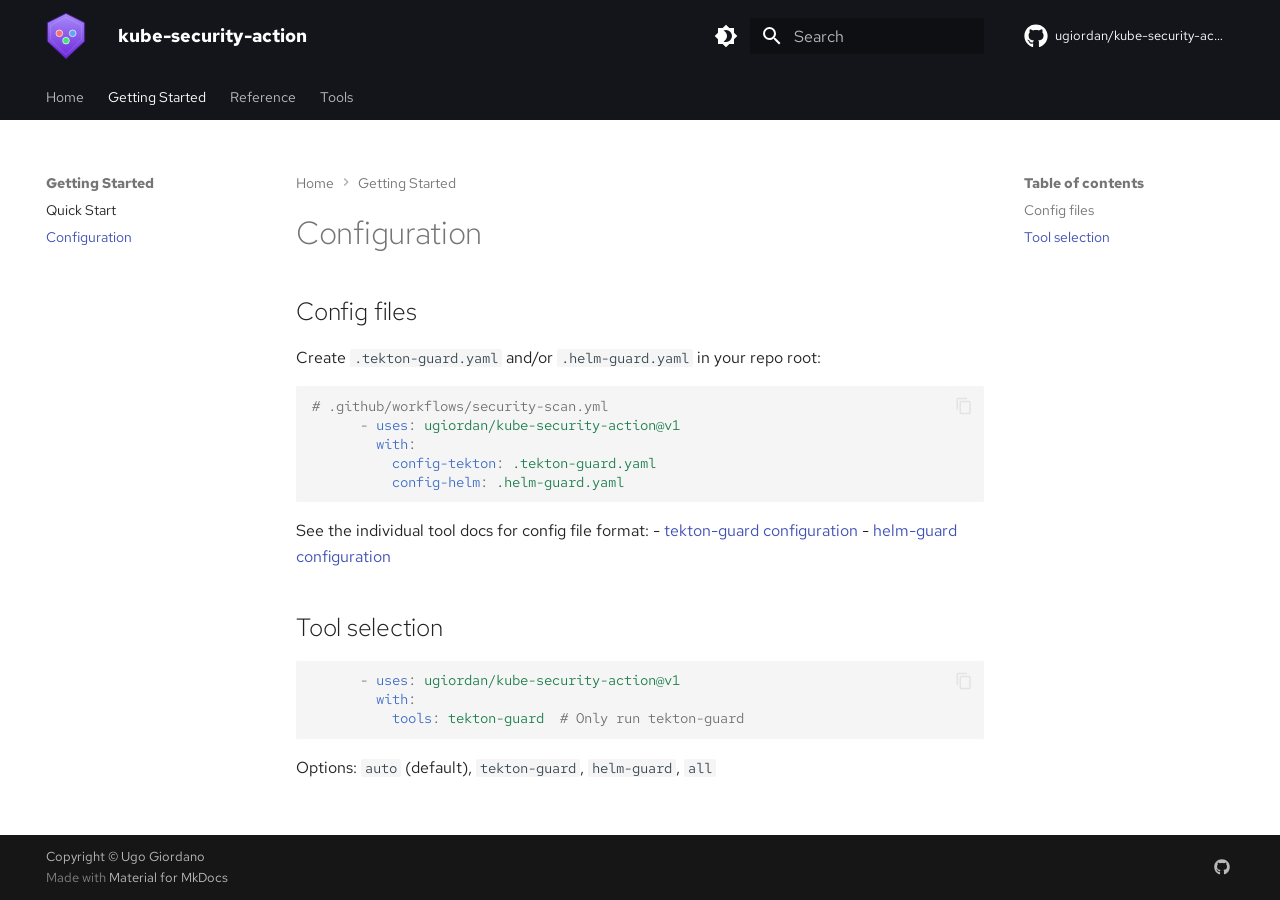
<file: getting-started/configuration/index.html>
<!DOCTYPE html><html lang="en" class="no-js"><head>
    
      <meta charset="utf-8">
      <meta name="viewport" content="width=device-width,initial-scale=1">
      
      
      
        <link rel="canonical" href="https://ugiordan.github.io/kube-security-action/getting-started/configuration/">
      
      
        <link rel="prev" href="../quickstart/">
      
      
        <link rel="next" href="../../reference/inputs/">
      
      
        
      
      
      <link rel="icon" href="../../assets/images/favicon.png">
      <meta name="generator" content="mkdocs-1.6.1, mkdocs-material-9.7.7">
    
    
      
        <title>Configuration - kube-security-action</title>
      
    
    
      <link rel="stylesheet" href="../../assets/stylesheets/main.ec1eaa64.min.css">
      
        
        <link rel="stylesheet" href="../../assets/stylesheets/palette.ab4e12ef.min.css">
      
      


    
    
      
    
    
      
        
        
        <link rel="preconnect" href="https://fonts.gstatic.com" crossorigin="">
        <link rel="stylesheet" href="https://fonts.googleapis.com/css?family=Red+Hat+Text:300,300i,400,400i,700,700i%7CRed+Hat+Mono:400,400i,700,700i&amp;display=fallback">
        <style>:root{--md-text-font:"Red Hat Text";--md-code-font:"Red Hat Mono"}</style>
      
    
    
      <link rel="stylesheet" href="../../assets/css/extra.css">
    
    <script>__md_scope=new URL("../..",location),__md_hash=e=>[...e].reduce(((e,_)=>(e<<5)-e+_.charCodeAt(0)),0),__md_get=(e,_=localStorage,t=__md_scope)=>JSON.parse(_.getItem(t.pathname+"."+e)),__md_set=(e,_,t=localStorage,a=__md_scope)=>{try{t.setItem(a.pathname+"."+e,JSON.stringify(_))}catch(e){}}</script>
    
      

    
    
  <link href="../../assets/stylesheets/glightbox.min.css" rel="stylesheet"><script src="../../assets/javascripts/glightbox.min.js"></script><style id="glightbox-style">
            html.glightbox-open { overflow: initial; height: 100%; }
            .gslide-title { margin-top: 0px; user-select: text; }
            .gslide-desc { color: #666; user-select: text; }
            .gslide-image img { background: white; }
            .gscrollbar-fixer { padding-right: 15px; }
            .gdesc-inner { font-size: 0.75rem; }
            body[data-md-color-scheme="slate"] .gdesc-inner { background: var(--md-default-bg-color); }
            body[data-md-color-scheme="slate"] .gslide-title { color: var(--md-default-fg-color); }
            body[data-md-color-scheme="slate"] .gslide-desc { color: var(--md-default-fg-color); }
        </style></head>
  
  
    
    
      
    
    
    
    
    <body dir="ltr" data-md-color-scheme="default" data-md-color-primary="black" data-md-color-accent="indigo">
  
    
    <input class="md-toggle" data-md-toggle="drawer" type="checkbox" id="__drawer" autocomplete="off">
    <input class="md-toggle" data-md-toggle="search" type="checkbox" id="__search" autocomplete="off">
    <label class="md-overlay" for="__drawer"></label>
    <div data-md-component="skip">
      
        
        <a href="#configuration" class="md-skip">
          Skip to content
        </a>
      
    </div>
    <div data-md-component="announce">
      
    </div>
    
    
      

<header class="md-header" data-md-component="header">
  <nav class="md-header__inner md-grid" aria-label="Header">
    <a href="../.." title="kube-security-action" class="md-header__button md-logo" aria-label="kube-security-action" data-md-component="logo">
      
  <img src="../../images/logo.svg" alt="logo">

    </a>
    <label class="md-header__button md-icon" for="__drawer">
      
      <svg xmlns="http://www.w3.org/2000/svg" viewBox="0 0 24 24"><path d="M3 6h18v2H3zm0 5h18v2H3zm0 5h18v2H3z"></path></svg>
    </label>
    <div class="md-header__title" data-md-component="header-title">
      <div class="md-header__ellipsis">
        <div class="md-header__topic">
          <span class="md-ellipsis">
            kube-security-action
          </span>
        </div>
        <div class="md-header__topic" data-md-component="header-topic">
          <span class="md-ellipsis">
            
              Configuration
            
          </span>
        </div>
      </div>
    </div>
    
      
        <form class="md-header__option" data-md-component="palette">
  
    
    
    
    <input class="md-option" data-md-color-media="" data-md-color-scheme="default" data-md-color-primary="black" data-md-color-accent="indigo" aria-label="Switch to dark mode" type="radio" name="__palette" id="__palette_0">
    
      <label class="md-header__button md-icon" title="Switch to dark mode" for="__palette_1" hidden="">
        <svg xmlns="http://www.w3.org/2000/svg" viewBox="0 0 24 24"><path d="M12 18c-.89 0-1.74-.2-2.5-.55C11.56 16.5 13 14.42 13 12s-1.44-4.5-3.5-5.45C10.26 6.2 11.11 6 12 6a6 6 0 0 1 6 6 6 6 0 0 1-6 6m8-9.31V4h-4.69L12 .69 8.69 4H4v4.69L.69 12 4 15.31V20h4.69L12 23.31 15.31 20H20v-4.69L23.31 12z"></path></svg>
      </label>
    
  
    
    
    
    <input class="md-option" data-md-color-media="" data-md-color-scheme="slate" data-md-color-primary="black" data-md-color-accent="indigo" aria-label="Switch to light mode" type="radio" name="__palette" id="__palette_1">
    
      <label class="md-header__button md-icon" title="Switch to light mode" for="__palette_0" hidden="">
        <svg xmlns="http://www.w3.org/2000/svg" viewBox="0 0 24 24"><path d="M12 8a4 4 0 0 0-4 4 4 4 0 0 0 4 4 4 4 0 0 0 4-4 4 4 0 0 0-4-4m0 10a6 6 0 0 1-6-6 6 6 0 0 1 6-6 6 6 0 0 1 6 6 6 6 0 0 1-6 6m8-9.31V4h-4.69L12 .69 8.69 4H4v4.69L.69 12 4 15.31V20h4.69L12 23.31 15.31 20H20v-4.69L23.31 12z"></path></svg>
      </label>
    
  
</form>
      
    
    
      <script>var palette=__md_get("__palette");if(palette&&palette.color){if("(prefers-color-scheme)"===palette.color.media){var media=matchMedia("(prefers-color-scheme: light)"),input=document.querySelector(media.matches?"[data-md-color-media='(prefers-color-scheme: light)']":"[data-md-color-media='(prefers-color-scheme: dark)']");palette.color.media=input.getAttribute("data-md-color-media"),palette.color.scheme=input.getAttribute("data-md-color-scheme"),palette.color.primary=input.getAttribute("data-md-color-primary"),palette.color.accent=input.getAttribute("data-md-color-accent")}for(var[key,value]of Object.entries(palette.color))document.body.setAttribute("data-md-color-"+key,value)}</script>
    
    
    
      
      
        <label class="md-header__button md-icon" for="__search">
          
          <svg xmlns="http://www.w3.org/2000/svg" viewBox="0 0 24 24"><path d="M9.5 3A6.5 6.5 0 0 1 16 9.5c0 1.61-.59 3.09-1.56 4.23l.27.27h.79l5 5-1.5 1.5-5-5v-.79l-.27-.27A6.52 6.52 0 0 1 9.5 16 6.5 6.5 0 0 1 3 9.5 6.5 6.5 0 0 1 9.5 3m0 2C7 5 5 7 5 9.5S7 14 9.5 14 14 12 14 9.5 12 5 9.5 5"></path></svg>
        </label>
        <div class="md-search" data-md-component="search" role="dialog">
  <label class="md-search__overlay" for="__search"></label>
  <div class="md-search__inner" role="search">
    <form class="md-search__form" name="search">
      <input type="text" class="md-search__input" name="query" aria-label="Search" placeholder="Search" autocapitalize="off" autocorrect="off" autocomplete="off" spellcheck="false" data-md-component="search-query" required="">
      <label class="md-search__icon md-icon" for="__search">
        
        <svg xmlns="http://www.w3.org/2000/svg" viewBox="0 0 24 24"><path d="M9.5 3A6.5 6.5 0 0 1 16 9.5c0 1.61-.59 3.09-1.56 4.23l.27.27h.79l5 5-1.5 1.5-5-5v-.79l-.27-.27A6.52 6.52 0 0 1 9.5 16 6.5 6.5 0 0 1 3 9.5 6.5 6.5 0 0 1 9.5 3m0 2C7 5 5 7 5 9.5S7 14 9.5 14 14 12 14 9.5 12 5 9.5 5"></path></svg>
        
        <svg xmlns="http://www.w3.org/2000/svg" viewBox="0 0 24 24"><path d="M20 11v2H8l5.5 5.5-1.42 1.42L4.16 12l7.92-7.92L13.5 5.5 8 11z"></path></svg>
      </label>
      <nav class="md-search__options" aria-label="Search">
        
          <a href="javascript:void(0)" class="md-search__icon md-icon" title="Share" aria-label="Share" data-clipboard="" data-clipboard-text="" data-md-component="search-share" tabindex="-1">
            
            <svg xmlns="http://www.w3.org/2000/svg" viewBox="0 0 24 24"><path d="M18 16.08c-.76 0-1.44.3-1.96.77L8.91 12.7c.05-.23.09-.46.09-.7s-.04-.47-.09-.7l7.05-4.11c.54.5 1.25.81 2.04.81a3 3 0 0 0 3-3 3 3 0 0 0-3-3 3 3 0 0 0-3 3c0 .24.04.47.09.7L8.04 9.81C7.5 9.31 6.79 9 6 9a3 3 0 0 0-3 3 3 3 0 0 0 3 3c.79 0 1.5-.31 2.04-.81l7.12 4.15c-.05.21-.08.43-.08.66 0 1.61 1.31 2.91 2.92 2.91s2.92-1.3 2.92-2.91A2.92 2.92 0 0 0 18 16.08"></path></svg>
          </a>
        
        <button type="reset" class="md-search__icon md-icon" title="Clear" aria-label="Clear" tabindex="-1">
          
          <svg xmlns="http://www.w3.org/2000/svg" viewBox="0 0 24 24"><path d="M19 6.41 17.59 5 12 10.59 6.41 5 5 6.41 10.59 12 5 17.59 6.41 19 12 13.41 17.59 19 19 17.59 13.41 12z"></path></svg>
        </button>
      </nav>
      
        <div class="md-search__suggest" data-md-component="search-suggest"></div>
      
    </form>
    <div class="md-search__output">
      <div class="md-search__scrollwrap" tabindex="0" data-md-scrollfix="">
        <div class="md-search-result" data-md-component="search-result">
          <div class="md-search-result__meta">
            Initializing search
          </div>
          <ol class="md-search-result__list" role="presentation"></ol>
        </div>
      </div>
    </div>
  </div>
</div>
      
    
    
      <div class="md-header__source">
        <a href="https://github.com/ugiordan/kube-security-action" title="Go to repository" class="md-source" data-md-component="source">
  <div class="md-source__icon md-icon">
    
    <svg xmlns="http://www.w3.org/2000/svg" viewBox="0 0 512 512"><!--! Font Awesome Free 7.1.0 by @fontawesome - https://fontawesome.com License - https://fontawesome.com/license/free (Icons: CC BY 4.0, Fonts: SIL OFL 1.1, Code: MIT License) Copyright 2025 Fonticons, Inc.--><path d="M173.9 397.4c0 2-2.3 3.6-5.2 3.6-3.3.3-5.6-1.3-5.6-3.6 0-2 2.3-3.6 5.2-3.6 3-.3 5.6 1.3 5.6 3.6m-31.1-4.5c-.7 2 1.3 4.3 4.3 4.9 2.6 1 5.6 0 6.2-2s-1.3-4.3-4.3-5.2c-2.6-.7-5.5.3-6.2 2.3m44.2-1.7c-2.9.7-4.9 2.6-4.6 4.9.3 2 2.9 3.3 5.9 2.6 2.9-.7 4.9-2.6 4.6-4.6-.3-1.9-3-3.2-5.9-2.9M252.8 8C114.1 8 8 113.3 8 252c0 110.9 69.8 205.8 169.5 239.2 12.8 2.3 17.3-5.6 17.3-12.1 0-6.2-.3-40.4-.3-61.4 0 0-70 15-84.7-29.8 0 0-11.4-29.1-27.8-36.6 0 0-22.9-15.7 1.6-15.4 0 0 24.9 2 38.6 25.8 21.9 38.6 58.6 27.5 72.9 20.9 2.3-16 8.8-27.1 16-33.7-55.9-6.2-112.3-14.3-112.3-110.5 0-27.5 7.6-41.3 23.6-58.9-2.6-6.5-11.1-33.3 2.6-67.9 20.9-6.5 69 27 69 27 20-5.6 41.5-8.5 62.8-8.5s42.8 2.9 62.8 8.5c0 0 48.1-33.6 69-27 13.7 34.7 5.2 61.4 2.6 67.9 16 17.7 25.8 31.5 25.8 58.9 0 96.5-58.9 104.2-114.8 110.5 9.2 7.9 17 22.9 17 46.4 0 33.7-.3 75.4-.3 83.6 0 6.5 4.6 14.4 17.3 12.1C436.2 457.8 504 362.9 504 252 504 113.3 391.5 8 252.8 8M105.2 352.9c-1.3 1-1 3.3.7 5.2 1.6 1.6 3.9 2.3 5.2 1 1.3-1 1-3.3-.7-5.2-1.6-1.6-3.9-2.3-5.2-1m-10.8-8.1c-.7 1.3.3 2.9 2.3 3.9 1.6 1 3.6.7 4.3-.7.7-1.3-.3-2.9-2.3-3.9-2-.6-3.6-.3-4.3.7m32.4 35.6c-1.6 1.3-1 4.3 1.3 6.2 2.3 2.3 5.2 2.6 6.5 1 1.3-1.3.7-4.3-1.3-6.2-2.2-2.3-5.2-2.6-6.5-1m-11.4-14.7c-1.6 1-1.6 3.6 0 5.9s4.3 3.3 5.6 2.3c1.6-1.3 1.6-3.9 0-6.2-1.4-2.3-4-3.3-5.6-2"></path></svg>
  </div>
  <div class="md-source__repository">
    ugiordan/kube-security-action
  </div>
</a>
      </div>
    
  </nav>
  
</header>
    
    <div class="md-container" data-md-component="container">
      
      
        
          
            
<nav class="md-tabs" aria-label="Tabs" data-md-component="tabs">
  <div class="md-grid">
    <ul class="md-tabs__list">
      
        
  
  
  
  
    <li class="md-tabs__item">
      <a href="../.." class="md-tabs__link">
        
  
  
    
  
  Home

      </a>
    </li>
  

      
        
  
  
  
    
  
  
    
    
      <li class="md-tabs__item md-tabs__item--active">
        <a href="../quickstart/" class="md-tabs__link">
          
  
  
    
  
  Getting Started

        </a>
      </li>
    
  

      
        
  
  
  
  
    
    
      <li class="md-tabs__item">
        <a href="../../reference/inputs/" class="md-tabs__link">
          
  
  
    
  
  Reference

        </a>
      </li>
    
  

      
        
  
  
  
  
    
    
      <li class="md-tabs__item">
        <a href="../../tools/tekton-guard/" class="md-tabs__link">
          
  
  
    
  
  Tools

        </a>
      </li>
    
  

      
    </ul>
  </div>
</nav>
          
        
      
      <main class="md-main" data-md-component="main">
        <div class="md-main__inner md-grid">
          
            
              
              <div class="md-sidebar md-sidebar--primary" data-md-component="sidebar" data-md-type="navigation">
                <div class="md-sidebar__scrollwrap">
                  <div class="md-sidebar__inner">
                    


  


<nav class="md-nav md-nav--primary md-nav--lifted" aria-label="Navigation" data-md-level="0">
  <label class="md-nav__title" for="__drawer">
    <a href="../.." title="kube-security-action" class="md-nav__button md-logo" aria-label="kube-security-action" data-md-component="logo">
      
  <img src="../../images/logo.svg" alt="logo">

    </a>
    kube-security-action
  </label>
  
    <div class="md-nav__source">
      <a href="https://github.com/ugiordan/kube-security-action" title="Go to repository" class="md-source" data-md-component="source">
  <div class="md-source__icon md-icon">
    
    <svg xmlns="http://www.w3.org/2000/svg" viewBox="0 0 512 512"><!--! Font Awesome Free 7.1.0 by @fontawesome - https://fontawesome.com License - https://fontawesome.com/license/free (Icons: CC BY 4.0, Fonts: SIL OFL 1.1, Code: MIT License) Copyright 2025 Fonticons, Inc.--><path d="M173.9 397.4c0 2-2.3 3.6-5.2 3.6-3.3.3-5.6-1.3-5.6-3.6 0-2 2.3-3.6 5.2-3.6 3-.3 5.6 1.3 5.6 3.6m-31.1-4.5c-.7 2 1.3 4.3 4.3 4.9 2.6 1 5.6 0 6.2-2s-1.3-4.3-4.3-5.2c-2.6-.7-5.5.3-6.2 2.3m44.2-1.7c-2.9.7-4.9 2.6-4.6 4.9.3 2 2.9 3.3 5.9 2.6 2.9-.7 4.9-2.6 4.6-4.6-.3-1.9-3-3.2-5.9-2.9M252.8 8C114.1 8 8 113.3 8 252c0 110.9 69.8 205.8 169.5 239.2 12.8 2.3 17.3-5.6 17.3-12.1 0-6.2-.3-40.4-.3-61.4 0 0-70 15-84.7-29.8 0 0-11.4-29.1-27.8-36.6 0 0-22.9-15.7 1.6-15.4 0 0 24.9 2 38.6 25.8 21.9 38.6 58.6 27.5 72.9 20.9 2.3-16 8.8-27.1 16-33.7-55.9-6.2-112.3-14.3-112.3-110.5 0-27.5 7.6-41.3 23.6-58.9-2.6-6.5-11.1-33.3 2.6-67.9 20.9-6.5 69 27 69 27 20-5.6 41.5-8.5 62.8-8.5s42.8 2.9 62.8 8.5c0 0 48.1-33.6 69-27 13.7 34.7 5.2 61.4 2.6 67.9 16 17.7 25.8 31.5 25.8 58.9 0 96.5-58.9 104.2-114.8 110.5 9.2 7.9 17 22.9 17 46.4 0 33.7-.3 75.4-.3 83.6 0 6.5 4.6 14.4 17.3 12.1C436.2 457.8 504 362.9 504 252 504 113.3 391.5 8 252.8 8M105.2 352.9c-1.3 1-1 3.3.7 5.2 1.6 1.6 3.9 2.3 5.2 1 1.3-1 1-3.3-.7-5.2-1.6-1.6-3.9-2.3-5.2-1m-10.8-8.1c-.7 1.3.3 2.9 2.3 3.9 1.6 1 3.6.7 4.3-.7.7-1.3-.3-2.9-2.3-3.9-2-.6-3.6-.3-4.3.7m32.4 35.6c-1.6 1.3-1 4.3 1.3 6.2 2.3 2.3 5.2 2.6 6.5 1 1.3-1.3.7-4.3-1.3-6.2-2.2-2.3-5.2-2.6-6.5-1m-11.4-14.7c-1.6 1-1.6 3.6 0 5.9s4.3 3.3 5.6 2.3c1.6-1.3 1.6-3.9 0-6.2-1.4-2.3-4-3.3-5.6-2"></path></svg>
  </div>
  <div class="md-source__repository">
    ugiordan/kube-security-action
  </div>
</a>
    </div>
  
  <ul class="md-nav__list" data-md-scrollfix="">
    
      
      
  
  
  
  
    <li class="md-nav__item">
      <a href="../.." class="md-nav__link">
        
  
  
  <span class="md-ellipsis">
    
  
    Home
  

    
  </span>
  
  

      </a>
    </li>
  

    
      
      
  
  
    
  
  
  
    
    
      
        
      
        
      
    
    
    
      
        
        
      
      
        
      
    
    
    <li class="md-nav__item md-nav__item--active md-nav__item--section md-nav__item--nested">
      
        
        
        <input class="md-nav__toggle md-toggle " type="checkbox" id="__nav_2" checked="">
        
          
          <label class="md-nav__link" for="__nav_2" id="__nav_2_label" tabindex="">
            
  
  
  <span class="md-ellipsis">
    
  
    Getting Started
  

    
  </span>
  
  

            <span class="md-nav__icon md-icon"></span>
          </label>
        
        <nav class="md-nav" data-md-level="1" aria-labelledby="__nav_2_label" aria-expanded="true">
          <label class="md-nav__title" for="__nav_2">
            <span class="md-nav__icon md-icon"></span>
            
  
    Getting Started
  

          </label>
          <ul class="md-nav__list" data-md-scrollfix="">
            
              
                
  
  
  
  
    <li class="md-nav__item">
      <a href="../quickstart/" class="md-nav__link">
        
  
  
  <span class="md-ellipsis">
    
  
    Quick Start
  

    
  </span>
  
  

      </a>
    </li>
  

              
            
              
                
  
  
    
  
  
  
    <li class="md-nav__item md-nav__item--active">
      
      <input class="md-nav__toggle md-toggle" type="checkbox" id="__toc">
      
      
        
      
      
        <label class="md-nav__link md-nav__link--active" for="__toc">
          
  
  
  <span class="md-ellipsis">
    
  
    Configuration
  

    
  </span>
  
  

          <span class="md-nav__icon md-icon"></span>
        </label>
      
      <a href="./" class="md-nav__link md-nav__link--active">
        
  
  
  <span class="md-ellipsis">
    
  
    Configuration
  

    
  </span>
  
  

      </a>
      
        

<nav class="md-nav md-nav--secondary" aria-label="Table of contents">
  
  
  
    
  
  
    <label class="md-nav__title" for="__toc">
      <span class="md-nav__icon md-icon"></span>
      Table of contents
    </label>
    <ul class="md-nav__list" data-md-component="toc" data-md-scrollfix="">
      
        <li class="md-nav__item">
  <a href="#config-files" class="md-nav__link">
    <span class="md-ellipsis">
      
        Config files
      
    </span>
  </a>
  
</li>
      
        <li class="md-nav__item">
  <a href="#tool-selection" class="md-nav__link">
    <span class="md-ellipsis">
      
        Tool selection
      
    </span>
  </a>
  
</li>
      
    </ul>
  
</nav>
      
    </li>
  

              
            
          </ul>
        </nav>
      
    </li>
  

    
      
      
  
  
  
  
    
    
      
        
      
        
      
    
    
    
      
      
        
      
    
    
    <li class="md-nav__item md-nav__item--nested">
      
        
        
        <input class="md-nav__toggle md-toggle " type="checkbox" id="__nav_3">
        
          
          <label class="md-nav__link" for="__nav_3" id="__nav_3_label" tabindex="0">
            
  
  
  <span class="md-ellipsis">
    
  
    Reference
  

    
  </span>
  
  

            <span class="md-nav__icon md-icon"></span>
          </label>
        
        <nav class="md-nav" data-md-level="1" aria-labelledby="__nav_3_label" aria-expanded="false">
          <label class="md-nav__title" for="__nav_3">
            <span class="md-nav__icon md-icon"></span>
            
  
    Reference
  

          </label>
          <ul class="md-nav__list" data-md-scrollfix="">
            
              
                
  
  
  
  
    <li class="md-nav__item">
      <a href="../../reference/inputs/" class="md-nav__link">
        
  
  
  <span class="md-ellipsis">
    
  
    Action Inputs
  

    
  </span>
  
  

      </a>
    </li>
  

              
            
              
                
  
  
  
  
    <li class="md-nav__item">
      <a href="../../reference/outputs/" class="md-nav__link">
        
  
  
  <span class="md-ellipsis">
    
  
    Action Outputs
  

    
  </span>
  
  

      </a>
    </li>
  

              
            
          </ul>
        </nav>
      
    </li>
  

    
      
      
  
  
  
  
    
    
      
        
      
        
      
        
      
    
    
    
      
      
        
      
    
    
    <li class="md-nav__item md-nav__item--nested">
      
        
        
        <input class="md-nav__toggle md-toggle " type="checkbox" id="__nav_4">
        
          
          <label class="md-nav__link" for="__nav_4" id="__nav_4_label" tabindex="0">
            
  
  
  <span class="md-ellipsis">
    
  
    Tools
  

    
  </span>
  
  

            <span class="md-nav__icon md-icon"></span>
          </label>
        
        <nav class="md-nav" data-md-level="1" aria-labelledby="__nav_4_label" aria-expanded="false">
          <label class="md-nav__title" for="__nav_4">
            <span class="md-nav__icon md-icon"></span>
            
  
    Tools
  

          </label>
          <ul class="md-nav__list" data-md-scrollfix="">
            
              
                
  
  
  
  
    <li class="md-nav__item">
      <a href="../../tools/tekton-guard/" class="md-nav__link">
        
  
  
  <span class="md-ellipsis">
    
  
    tekton-guard
  

    
  </span>
  
  

      </a>
    </li>
  

              
            
              
                
  
  
  
  
    <li class="md-nav__item">
      <a href="../../tools/helm-guard/" class="md-nav__link">
        
  
  
  <span class="md-ellipsis">
    
  
    helm-guard
  

    
  </span>
  
  

      </a>
    </li>
  

              
            
              
                
  
  
  
  
    <li class="md-nav__item">
      <a href="../../tools/kube-chainsaw/" class="md-nav__link">
        
  
  
  <span class="md-ellipsis">
    
  
    kube-chainsaw
  

    
  </span>
  
  

      </a>
    </li>
  

              
            
          </ul>
        </nav>
      
    </li>
  

    
  </ul>
</nav>
                  </div>
                </div>
              </div>
            
            
              
              <div class="md-sidebar md-sidebar--secondary" data-md-component="sidebar" data-md-type="toc">
                <div class="md-sidebar__scrollwrap">
                  <div class="md-sidebar__inner">
                    

<nav class="md-nav md-nav--secondary" aria-label="Table of contents">
  
  
  
    
  
  
    <label class="md-nav__title" for="__toc">
      <span class="md-nav__icon md-icon"></span>
      Table of contents
    </label>
    <ul class="md-nav__list" data-md-component="toc" data-md-scrollfix="">
      
        <li class="md-nav__item">
  <a href="#config-files" class="md-nav__link">
    <span class="md-ellipsis">
      
        Config files
      
    </span>
  </a>
  
</li>
      
        <li class="md-nav__item">
  <a href="#tool-selection" class="md-nav__link">
    <span class="md-ellipsis">
      
        Tool selection
      
    </span>
  </a>
  
</li>
      
    </ul>
  
</nav>
                  </div>
                </div>
              </div>
            
          
          
            <div class="md-content" data-md-component="content">
              
                



  


  <nav class="md-path" aria-label="Navigation">
    <ol class="md-path__list">
      
        
  
  
    <li class="md-path__item">
      <a href="../.." class="md-path__link">
        
  <span class="md-ellipsis">
    Home
  </span>

      </a>
    </li>
  

      
      
        
  
  
    
    
      <li class="md-path__item">
        <a href="../quickstart/" class="md-path__link">
          
  <span class="md-ellipsis">
    Getting Started
  </span>

        </a>
      </li>
    
  

      
    </ol>
  </nav>

              
              <article class="md-content__inner md-typeset">
                
                  


  
  


<h1 id="configuration">Configuration<a class="headerlink" href="#configuration" title="Permanent link">¶</a></h1>
<h2 id="config-files">Config files<a class="headerlink" href="#config-files" title="Permanent link">¶</a></h2>
<p>Create <code>.tekton-guard.yaml</code> and/or <code>.helm-guard.yaml</code> in your repo root:</p>
<div class="highlight"><pre><span></span><code><a id="__codelineno-0-1" name="__codelineno-0-1" href="#__codelineno-0-1"></a><span class="c1"># .github/workflows/security-scan.yml</span>
<a id="__codelineno-0-2" name="__codelineno-0-2" href="#__codelineno-0-2"></a><span class="w">      </span><span class="p p-Indicator">-</span><span class="w"> </span><span class="nt">uses</span><span class="p">:</span><span class="w"> </span><span class="l l-Scalar l-Scalar-Plain">ugiordan/kube-security-action@v1</span>
<a id="__codelineno-0-3" name="__codelineno-0-3" href="#__codelineno-0-3"></a><span class="w">        </span><span class="nt">with</span><span class="p">:</span>
<a id="__codelineno-0-4" name="__codelineno-0-4" href="#__codelineno-0-4"></a><span class="w">          </span><span class="nt">config-tekton</span><span class="p">:</span><span class="w"> </span><span class="l l-Scalar l-Scalar-Plain">.tekton-guard.yaml</span>
<a id="__codelineno-0-5" name="__codelineno-0-5" href="#__codelineno-0-5"></a><span class="w">          </span><span class="nt">config-helm</span><span class="p">:</span><span class="w"> </span><span class="l l-Scalar l-Scalar-Plain">.helm-guard.yaml</span>
</code></pre></div>
<p>See the individual tool docs for config file format:
- <a href="https://ugiordan.github.io/tekton-guard/guides/configuration/">tekton-guard configuration</a>
- <a href="https://ugiordan.github.io/helm-guard/guides/configuration/">helm-guard configuration</a></p>
<h2 id="tool-selection">Tool selection<a class="headerlink" href="#tool-selection" title="Permanent link">¶</a></h2>
<div class="highlight"><pre><span></span><code><a id="__codelineno-1-1" name="__codelineno-1-1" href="#__codelineno-1-1"></a><span class="w">      </span><span class="p p-Indicator">-</span><span class="w"> </span><span class="nt">uses</span><span class="p">:</span><span class="w"> </span><span class="l l-Scalar l-Scalar-Plain">ugiordan/kube-security-action@v1</span>
<a id="__codelineno-1-2" name="__codelineno-1-2" href="#__codelineno-1-2"></a><span class="w">        </span><span class="nt">with</span><span class="p">:</span>
<a id="__codelineno-1-3" name="__codelineno-1-3" href="#__codelineno-1-3"></a><span class="w">          </span><span class="nt">tools</span><span class="p">:</span><span class="w"> </span><span class="l l-Scalar l-Scalar-Plain">tekton-guard</span><span class="w">  </span><span class="c1"># Only run tekton-guard</span>
</code></pre></div>
<p>Options: <code>auto</code> (default), <code>tekton-guard</code>, <code>helm-guard</code>, <code>all</code></p>












                
              </article>
            </div>
          
          
  <script>var tabs=__md_get("__tabs");if(Array.isArray(tabs))e:for(var set of document.querySelectorAll(".tabbed-set")){var labels=set.querySelector(".tabbed-labels");for(var tab of tabs)for(var label of labels.getElementsByTagName("label"))if(label.innerText.trim()===tab){var input=document.getElementById(label.htmlFor);input.checked=!0;continue e}}</script>

<script>var target=document.getElementById(location.hash.slice(1));target&&target.name&&(target.checked=target.name.startsWith("__tabbed_"))</script>
        </div>
        
          <button type="button" class="md-top md-icon" data-md-component="top" hidden="">
  
  <svg xmlns="http://www.w3.org/2000/svg" viewBox="0 0 24 24"><path d="M13 20h-2V8l-5.5 5.5-1.42-1.42L12 4.16l7.92 7.92-1.42 1.42L13 8z"></path></svg>
  Back to top
</button>
        
      </main>
      
        <footer class="md-footer">
  
  <div class="md-footer-meta md-typeset">
    <div class="md-footer-meta__inner md-grid">
      <div class="md-copyright">
  
    <div class="md-copyright__highlight">
      Copyright © Ugo Giordano
    </div>
  
  
    Made with
    <a href="https://squidfunk.github.io/mkdocs-material/" target="_blank" rel="noopener">
      Material for MkDocs
    </a>
  
</div>
      
        
<div class="md-social">
  
    
    
    
    
      
      
    
    <a href="https://github.com/ugiordan/kube-security-action" target="_blank" rel="noopener" title="github.com" class="md-social__link">
      <svg xmlns="http://www.w3.org/2000/svg" viewBox="0 0 512 512"><!--! Font Awesome Free 7.1.0 by @fontawesome - https://fontawesome.com License - https://fontawesome.com/license/free (Icons: CC BY 4.0, Fonts: SIL OFL 1.1, Code: MIT License) Copyright 2025 Fonticons, Inc.--><path d="M173.9 397.4c0 2-2.3 3.6-5.2 3.6-3.3.3-5.6-1.3-5.6-3.6 0-2 2.3-3.6 5.2-3.6 3-.3 5.6 1.3 5.6 3.6m-31.1-4.5c-.7 2 1.3 4.3 4.3 4.9 2.6 1 5.6 0 6.2-2s-1.3-4.3-4.3-5.2c-2.6-.7-5.5.3-6.2 2.3m44.2-1.7c-2.9.7-4.9 2.6-4.6 4.9.3 2 2.9 3.3 5.9 2.6 2.9-.7 4.9-2.6 4.6-4.6-.3-1.9-3-3.2-5.9-2.9M252.8 8C114.1 8 8 113.3 8 252c0 110.9 69.8 205.8 169.5 239.2 12.8 2.3 17.3-5.6 17.3-12.1 0-6.2-.3-40.4-.3-61.4 0 0-70 15-84.7-29.8 0 0-11.4-29.1-27.8-36.6 0 0-22.9-15.7 1.6-15.4 0 0 24.9 2 38.6 25.8 21.9 38.6 58.6 27.5 72.9 20.9 2.3-16 8.8-27.1 16-33.7-55.9-6.2-112.3-14.3-112.3-110.5 0-27.5 7.6-41.3 23.6-58.9-2.6-6.5-11.1-33.3 2.6-67.9 20.9-6.5 69 27 69 27 20-5.6 41.5-8.5 62.8-8.5s42.8 2.9 62.8 8.5c0 0 48.1-33.6 69-27 13.7 34.7 5.2 61.4 2.6 67.9 16 17.7 25.8 31.5 25.8 58.9 0 96.5-58.9 104.2-114.8 110.5 9.2 7.9 17 22.9 17 46.4 0 33.7-.3 75.4-.3 83.6 0 6.5 4.6 14.4 17.3 12.1C436.2 457.8 504 362.9 504 252 504 113.3 391.5 8 252.8 8M105.2 352.9c-1.3 1-1 3.3.7 5.2 1.6 1.6 3.9 2.3 5.2 1 1.3-1 1-3.3-.7-5.2-1.6-1.6-3.9-2.3-5.2-1m-10.8-8.1c-.7 1.3.3 2.9 2.3 3.9 1.6 1 3.6.7 4.3-.7.7-1.3-.3-2.9-2.3-3.9-2-.6-3.6-.3-4.3.7m32.4 35.6c-1.6 1.3-1 4.3 1.3 6.2 2.3 2.3 5.2 2.6 6.5 1 1.3-1.3.7-4.3-1.3-6.2-2.2-2.3-5.2-2.6-6.5-1m-11.4-14.7c-1.6 1-1.6 3.6 0 5.9s4.3 3.3 5.6 2.3c1.6-1.3 1.6-3.9 0-6.2-1.4-2.3-4-3.3-5.6-2"></path></svg>
    </a>
  
</div>
      
    </div>
  </div>
</footer>
      
    </div>
    <div class="md-dialog" data-md-component="dialog">
      <div class="md-dialog__inner md-typeset"></div>
    </div>
    
    
    
      
      
      <script id="__config" type="application/json">{"annotate": null, "base": "../..", "features": ["navigation.tabs", "navigation.top", "navigation.indexes", "navigation.instant", "navigation.path", "navigation.sections", "search.suggest", "search.highlight", "search.share", "content.code.copy", "content.code.annotate", "content.tabs.link", "toc.follow"], "search": "../../assets/javascripts/workers/search.2c215733.min.js", "tags": null, "translations": {"clipboard.copied": "Copied to clipboard", "clipboard.copy": "Copy to clipboard", "search.result.more.one": "1 more on this page", "search.result.more.other": "# more on this page", "search.result.none": "No matching documents", "search.result.one": "1 matching document", "search.result.other": "# matching documents", "search.result.placeholder": "Type to start searching", "search.result.term.missing": "Missing", "select.version": "Select version"}, "version": null}</script>
    
    
      <script src="../../assets/javascripts/bundle.d7400e89.min.js"></script>
      
    
  
<script id="init-glightbox">const lightbox = GLightbox({"touchNavigation": true, "loop": false, "zoomable": true, "draggable": true, "openEffect": "zoom", "closeEffect": "zoom", "slideEffect": "slide"});
document$.subscribe(()=>{ lightbox.reload(); });
</script></body></html>
</file>
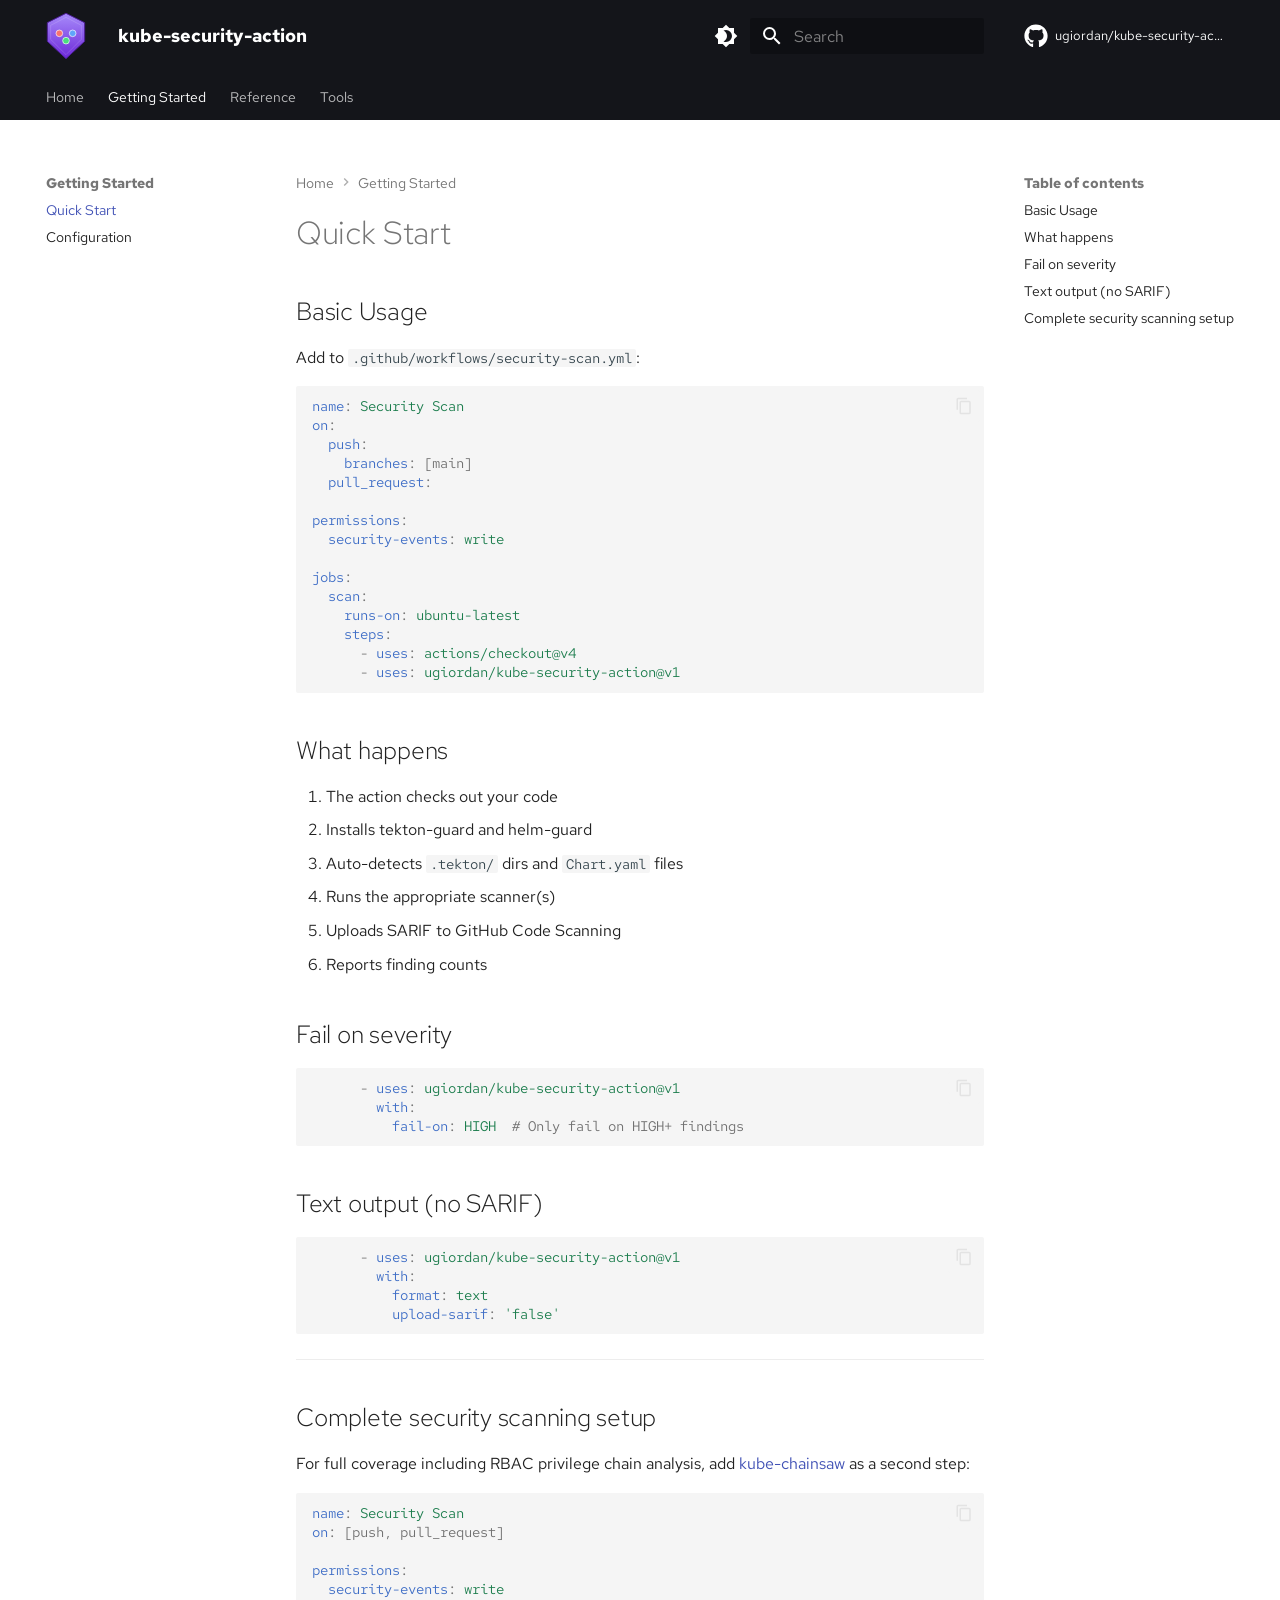
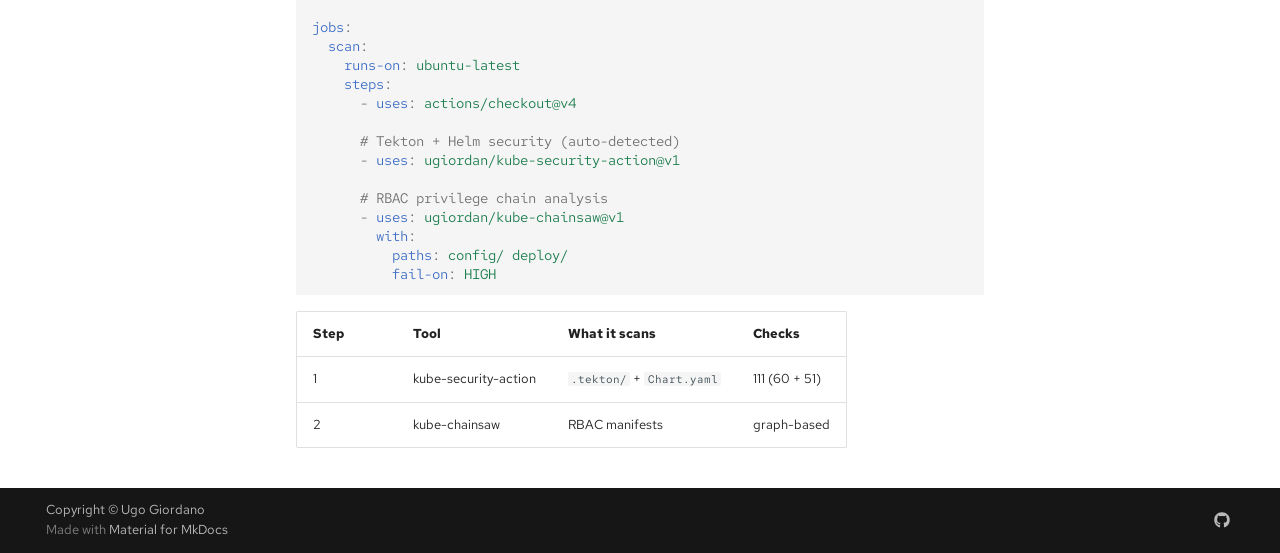
<file: getting-started/quickstart/index.html>
<!DOCTYPE html><html lang="en" class="no-js"><head>
    
      <meta charset="utf-8">
      <meta name="viewport" content="width=device-width,initial-scale=1">
      
      
      
        <link rel="canonical" href="https://ugiordan.github.io/kube-security-action/getting-started/quickstart/">
      
      
        <link rel="prev" href="../..">
      
      
        <link rel="next" href="../configuration/">
      
      
        
      
      
      <link rel="icon" href="../../assets/images/favicon.png">
      <meta name="generator" content="mkdocs-1.6.1, mkdocs-material-9.7.7">
    
    
      
        <title>Quick Start - kube-security-action</title>
      
    
    
      <link rel="stylesheet" href="../../assets/stylesheets/main.ec1eaa64.min.css">
      
        
        <link rel="stylesheet" href="../../assets/stylesheets/palette.ab4e12ef.min.css">
      
      


    
    
      
    
    
      
        
        
        <link rel="preconnect" href="https://fonts.gstatic.com" crossorigin="">
        <link rel="stylesheet" href="https://fonts.googleapis.com/css?family=Red+Hat+Text:300,300i,400,400i,700,700i%7CRed+Hat+Mono:400,400i,700,700i&amp;display=fallback">
        <style>:root{--md-text-font:"Red Hat Text";--md-code-font:"Red Hat Mono"}</style>
      
    
    
      <link rel="stylesheet" href="../../assets/css/extra.css">
    
    <script>__md_scope=new URL("../..",location),__md_hash=e=>[...e].reduce(((e,_)=>(e<<5)-e+_.charCodeAt(0)),0),__md_get=(e,_=localStorage,t=__md_scope)=>JSON.parse(_.getItem(t.pathname+"."+e)),__md_set=(e,_,t=localStorage,a=__md_scope)=>{try{t.setItem(a.pathname+"."+e,JSON.stringify(_))}catch(e){}}</script>
    
      

    
    
  <link href="../../assets/stylesheets/glightbox.min.css" rel="stylesheet"><script src="../../assets/javascripts/glightbox.min.js"></script><style id="glightbox-style">
            html.glightbox-open { overflow: initial; height: 100%; }
            .gslide-title { margin-top: 0px; user-select: text; }
            .gslide-desc { color: #666; user-select: text; }
            .gslide-image img { background: white; }
            .gscrollbar-fixer { padding-right: 15px; }
            .gdesc-inner { font-size: 0.75rem; }
            body[data-md-color-scheme="slate"] .gdesc-inner { background: var(--md-default-bg-color); }
            body[data-md-color-scheme="slate"] .gslide-title { color: var(--md-default-fg-color); }
            body[data-md-color-scheme="slate"] .gslide-desc { color: var(--md-default-fg-color); }
        </style></head>
  
  
    
    
      
    
    
    
    
    <body dir="ltr" data-md-color-scheme="default" data-md-color-primary="black" data-md-color-accent="indigo">
  
    
    <input class="md-toggle" data-md-toggle="drawer" type="checkbox" id="__drawer" autocomplete="off">
    <input class="md-toggle" data-md-toggle="search" type="checkbox" id="__search" autocomplete="off">
    <label class="md-overlay" for="__drawer"></label>
    <div data-md-component="skip">
      
        
        <a href="#quick-start" class="md-skip">
          Skip to content
        </a>
      
    </div>
    <div data-md-component="announce">
      
    </div>
    
    
      

<header class="md-header" data-md-component="header">
  <nav class="md-header__inner md-grid" aria-label="Header">
    <a href="../.." title="kube-security-action" class="md-header__button md-logo" aria-label="kube-security-action" data-md-component="logo">
      
  <img src="../../images/logo.svg" alt="logo">

    </a>
    <label class="md-header__button md-icon" for="__drawer">
      
      <svg xmlns="http://www.w3.org/2000/svg" viewBox="0 0 24 24"><path d="M3 6h18v2H3zm0 5h18v2H3zm0 5h18v2H3z"></path></svg>
    </label>
    <div class="md-header__title" data-md-component="header-title">
      <div class="md-header__ellipsis">
        <div class="md-header__topic">
          <span class="md-ellipsis">
            kube-security-action
          </span>
        </div>
        <div class="md-header__topic" data-md-component="header-topic">
          <span class="md-ellipsis">
            
              Quick Start
            
          </span>
        </div>
      </div>
    </div>
    
      
        <form class="md-header__option" data-md-component="palette">
  
    
    
    
    <input class="md-option" data-md-color-media="" data-md-color-scheme="default" data-md-color-primary="black" data-md-color-accent="indigo" aria-label="Switch to dark mode" type="radio" name="__palette" id="__palette_0">
    
      <label class="md-header__button md-icon" title="Switch to dark mode" for="__palette_1" hidden="">
        <svg xmlns="http://www.w3.org/2000/svg" viewBox="0 0 24 24"><path d="M12 18c-.89 0-1.74-.2-2.5-.55C11.56 16.5 13 14.42 13 12s-1.44-4.5-3.5-5.45C10.26 6.2 11.11 6 12 6a6 6 0 0 1 6 6 6 6 0 0 1-6 6m8-9.31V4h-4.69L12 .69 8.69 4H4v4.69L.69 12 4 15.31V20h4.69L12 23.31 15.31 20H20v-4.69L23.31 12z"></path></svg>
      </label>
    
  
    
    
    
    <input class="md-option" data-md-color-media="" data-md-color-scheme="slate" data-md-color-primary="black" data-md-color-accent="indigo" aria-label="Switch to light mode" type="radio" name="__palette" id="__palette_1">
    
      <label class="md-header__button md-icon" title="Switch to light mode" for="__palette_0" hidden="">
        <svg xmlns="http://www.w3.org/2000/svg" viewBox="0 0 24 24"><path d="M12 8a4 4 0 0 0-4 4 4 4 0 0 0 4 4 4 4 0 0 0 4-4 4 4 0 0 0-4-4m0 10a6 6 0 0 1-6-6 6 6 0 0 1 6-6 6 6 0 0 1 6 6 6 6 0 0 1-6 6m8-9.31V4h-4.69L12 .69 8.69 4H4v4.69L.69 12 4 15.31V20h4.69L12 23.31 15.31 20H20v-4.69L23.31 12z"></path></svg>
      </label>
    
  
</form>
      
    
    
      <script>var palette=__md_get("__palette");if(palette&&palette.color){if("(prefers-color-scheme)"===palette.color.media){var media=matchMedia("(prefers-color-scheme: light)"),input=document.querySelector(media.matches?"[data-md-color-media='(prefers-color-scheme: light)']":"[data-md-color-media='(prefers-color-scheme: dark)']");palette.color.media=input.getAttribute("data-md-color-media"),palette.color.scheme=input.getAttribute("data-md-color-scheme"),palette.color.primary=input.getAttribute("data-md-color-primary"),palette.color.accent=input.getAttribute("data-md-color-accent")}for(var[key,value]of Object.entries(palette.color))document.body.setAttribute("data-md-color-"+key,value)}</script>
    
    
    
      
      
        <label class="md-header__button md-icon" for="__search">
          
          <svg xmlns="http://www.w3.org/2000/svg" viewBox="0 0 24 24"><path d="M9.5 3A6.5 6.5 0 0 1 16 9.5c0 1.61-.59 3.09-1.56 4.23l.27.27h.79l5 5-1.5 1.5-5-5v-.79l-.27-.27A6.52 6.52 0 0 1 9.5 16 6.5 6.5 0 0 1 3 9.5 6.5 6.5 0 0 1 9.5 3m0 2C7 5 5 7 5 9.5S7 14 9.5 14 14 12 14 9.5 12 5 9.5 5"></path></svg>
        </label>
        <div class="md-search" data-md-component="search" role="dialog">
  <label class="md-search__overlay" for="__search"></label>
  <div class="md-search__inner" role="search">
    <form class="md-search__form" name="search">
      <input type="text" class="md-search__input" name="query" aria-label="Search" placeholder="Search" autocapitalize="off" autocorrect="off" autocomplete="off" spellcheck="false" data-md-component="search-query" required="">
      <label class="md-search__icon md-icon" for="__search">
        
        <svg xmlns="http://www.w3.org/2000/svg" viewBox="0 0 24 24"><path d="M9.5 3A6.5 6.5 0 0 1 16 9.5c0 1.61-.59 3.09-1.56 4.23l.27.27h.79l5 5-1.5 1.5-5-5v-.79l-.27-.27A6.52 6.52 0 0 1 9.5 16 6.5 6.5 0 0 1 3 9.5 6.5 6.5 0 0 1 9.5 3m0 2C7 5 5 7 5 9.5S7 14 9.5 14 14 12 14 9.5 12 5 9.5 5"></path></svg>
        
        <svg xmlns="http://www.w3.org/2000/svg" viewBox="0 0 24 24"><path d="M20 11v2H8l5.5 5.5-1.42 1.42L4.16 12l7.92-7.92L13.5 5.5 8 11z"></path></svg>
      </label>
      <nav class="md-search__options" aria-label="Search">
        
          <a href="javascript:void(0)" class="md-search__icon md-icon" title="Share" aria-label="Share" data-clipboard="" data-clipboard-text="" data-md-component="search-share" tabindex="-1">
            
            <svg xmlns="http://www.w3.org/2000/svg" viewBox="0 0 24 24"><path d="M18 16.08c-.76 0-1.44.3-1.96.77L8.91 12.7c.05-.23.09-.46.09-.7s-.04-.47-.09-.7l7.05-4.11c.54.5 1.25.81 2.04.81a3 3 0 0 0 3-3 3 3 0 0 0-3-3 3 3 0 0 0-3 3c0 .24.04.47.09.7L8.04 9.81C7.5 9.31 6.79 9 6 9a3 3 0 0 0-3 3 3 3 0 0 0 3 3c.79 0 1.5-.31 2.04-.81l7.12 4.15c-.05.21-.08.43-.08.66 0 1.61 1.31 2.91 2.92 2.91s2.92-1.3 2.92-2.91A2.92 2.92 0 0 0 18 16.08"></path></svg>
          </a>
        
        <button type="reset" class="md-search__icon md-icon" title="Clear" aria-label="Clear" tabindex="-1">
          
          <svg xmlns="http://www.w3.org/2000/svg" viewBox="0 0 24 24"><path d="M19 6.41 17.59 5 12 10.59 6.41 5 5 6.41 10.59 12 5 17.59 6.41 19 12 13.41 17.59 19 19 17.59 13.41 12z"></path></svg>
        </button>
      </nav>
      
        <div class="md-search__suggest" data-md-component="search-suggest"></div>
      
    </form>
    <div class="md-search__output">
      <div class="md-search__scrollwrap" tabindex="0" data-md-scrollfix="">
        <div class="md-search-result" data-md-component="search-result">
          <div class="md-search-result__meta">
            Initializing search
          </div>
          <ol class="md-search-result__list" role="presentation"></ol>
        </div>
      </div>
    </div>
  </div>
</div>
      
    
    
      <div class="md-header__source">
        <a href="https://github.com/ugiordan/kube-security-action" title="Go to repository" class="md-source" data-md-component="source">
  <div class="md-source__icon md-icon">
    
    <svg xmlns="http://www.w3.org/2000/svg" viewBox="0 0 512 512"><!--! Font Awesome Free 7.1.0 by @fontawesome - https://fontawesome.com License - https://fontawesome.com/license/free (Icons: CC BY 4.0, Fonts: SIL OFL 1.1, Code: MIT License) Copyright 2025 Fonticons, Inc.--><path d="M173.9 397.4c0 2-2.3 3.6-5.2 3.6-3.3.3-5.6-1.3-5.6-3.6 0-2 2.3-3.6 5.2-3.6 3-.3 5.6 1.3 5.6 3.6m-31.1-4.5c-.7 2 1.3 4.3 4.3 4.9 2.6 1 5.6 0 6.2-2s-1.3-4.3-4.3-5.2c-2.6-.7-5.5.3-6.2 2.3m44.2-1.7c-2.9.7-4.9 2.6-4.6 4.9.3 2 2.9 3.3 5.9 2.6 2.9-.7 4.9-2.6 4.6-4.6-.3-1.9-3-3.2-5.9-2.9M252.8 8C114.1 8 8 113.3 8 252c0 110.9 69.8 205.8 169.5 239.2 12.8 2.3 17.3-5.6 17.3-12.1 0-6.2-.3-40.4-.3-61.4 0 0-70 15-84.7-29.8 0 0-11.4-29.1-27.8-36.6 0 0-22.9-15.7 1.6-15.4 0 0 24.9 2 38.6 25.8 21.9 38.6 58.6 27.5 72.9 20.9 2.3-16 8.8-27.1 16-33.7-55.9-6.2-112.3-14.3-112.3-110.5 0-27.5 7.6-41.3 23.6-58.9-2.6-6.5-11.1-33.3 2.6-67.9 20.9-6.5 69 27 69 27 20-5.6 41.5-8.5 62.8-8.5s42.8 2.9 62.8 8.5c0 0 48.1-33.6 69-27 13.7 34.7 5.2 61.4 2.6 67.9 16 17.7 25.8 31.5 25.8 58.9 0 96.5-58.9 104.2-114.8 110.5 9.2 7.9 17 22.9 17 46.4 0 33.7-.3 75.4-.3 83.6 0 6.5 4.6 14.4 17.3 12.1C436.2 457.8 504 362.9 504 252 504 113.3 391.5 8 252.8 8M105.2 352.9c-1.3 1-1 3.3.7 5.2 1.6 1.6 3.9 2.3 5.2 1 1.3-1 1-3.3-.7-5.2-1.6-1.6-3.9-2.3-5.2-1m-10.8-8.1c-.7 1.3.3 2.9 2.3 3.9 1.6 1 3.6.7 4.3-.7.7-1.3-.3-2.9-2.3-3.9-2-.6-3.6-.3-4.3.7m32.4 35.6c-1.6 1.3-1 4.3 1.3 6.2 2.3 2.3 5.2 2.6 6.5 1 1.3-1.3.7-4.3-1.3-6.2-2.2-2.3-5.2-2.6-6.5-1m-11.4-14.7c-1.6 1-1.6 3.6 0 5.9s4.3 3.3 5.6 2.3c1.6-1.3 1.6-3.9 0-6.2-1.4-2.3-4-3.3-5.6-2"></path></svg>
  </div>
  <div class="md-source__repository">
    ugiordan/kube-security-action
  </div>
</a>
      </div>
    
  </nav>
  
</header>
    
    <div class="md-container" data-md-component="container">
      
      
        
          
            
<nav class="md-tabs" aria-label="Tabs" data-md-component="tabs">
  <div class="md-grid">
    <ul class="md-tabs__list">
      
        
  
  
  
  
    <li class="md-tabs__item">
      <a href="../.." class="md-tabs__link">
        
  
  
    
  
  Home

      </a>
    </li>
  

      
        
  
  
  
    
  
  
    
    
      <li class="md-tabs__item md-tabs__item--active">
        <a href="./" class="md-tabs__link">
          
  
  
    
  
  Getting Started

        </a>
      </li>
    
  

      
        
  
  
  
  
    
    
      <li class="md-tabs__item">
        <a href="../../reference/inputs/" class="md-tabs__link">
          
  
  
    
  
  Reference

        </a>
      </li>
    
  

      
        
  
  
  
  
    
    
      <li class="md-tabs__item">
        <a href="../../tools/tekton-guard/" class="md-tabs__link">
          
  
  
    
  
  Tools

        </a>
      </li>
    
  

      
    </ul>
  </div>
</nav>
          
        
      
      <main class="md-main" data-md-component="main">
        <div class="md-main__inner md-grid">
          
            
              
              <div class="md-sidebar md-sidebar--primary" data-md-component="sidebar" data-md-type="navigation">
                <div class="md-sidebar__scrollwrap">
                  <div class="md-sidebar__inner">
                    


  


<nav class="md-nav md-nav--primary md-nav--lifted" aria-label="Navigation" data-md-level="0">
  <label class="md-nav__title" for="__drawer">
    <a href="../.." title="kube-security-action" class="md-nav__button md-logo" aria-label="kube-security-action" data-md-component="logo">
      
  <img src="../../images/logo.svg" alt="logo">

    </a>
    kube-security-action
  </label>
  
    <div class="md-nav__source">
      <a href="https://github.com/ugiordan/kube-security-action" title="Go to repository" class="md-source" data-md-component="source">
  <div class="md-source__icon md-icon">
    
    <svg xmlns="http://www.w3.org/2000/svg" viewBox="0 0 512 512"><!--! Font Awesome Free 7.1.0 by @fontawesome - https://fontawesome.com License - https://fontawesome.com/license/free (Icons: CC BY 4.0, Fonts: SIL OFL 1.1, Code: MIT License) Copyright 2025 Fonticons, Inc.--><path d="M173.9 397.4c0 2-2.3 3.6-5.2 3.6-3.3.3-5.6-1.3-5.6-3.6 0-2 2.3-3.6 5.2-3.6 3-.3 5.6 1.3 5.6 3.6m-31.1-4.5c-.7 2 1.3 4.3 4.3 4.9 2.6 1 5.6 0 6.2-2s-1.3-4.3-4.3-5.2c-2.6-.7-5.5.3-6.2 2.3m44.2-1.7c-2.9.7-4.9 2.6-4.6 4.9.3 2 2.9 3.3 5.9 2.6 2.9-.7 4.9-2.6 4.6-4.6-.3-1.9-3-3.2-5.9-2.9M252.8 8C114.1 8 8 113.3 8 252c0 110.9 69.8 205.8 169.5 239.2 12.8 2.3 17.3-5.6 17.3-12.1 0-6.2-.3-40.4-.3-61.4 0 0-70 15-84.7-29.8 0 0-11.4-29.1-27.8-36.6 0 0-22.9-15.7 1.6-15.4 0 0 24.9 2 38.6 25.8 21.9 38.6 58.6 27.5 72.9 20.9 2.3-16 8.8-27.1 16-33.7-55.9-6.2-112.3-14.3-112.3-110.5 0-27.5 7.6-41.3 23.6-58.9-2.6-6.5-11.1-33.3 2.6-67.9 20.9-6.5 69 27 69 27 20-5.6 41.5-8.5 62.8-8.5s42.8 2.9 62.8 8.5c0 0 48.1-33.6 69-27 13.7 34.7 5.2 61.4 2.6 67.9 16 17.7 25.8 31.5 25.8 58.9 0 96.5-58.9 104.2-114.8 110.5 9.2 7.9 17 22.9 17 46.4 0 33.7-.3 75.4-.3 83.6 0 6.5 4.6 14.4 17.3 12.1C436.2 457.8 504 362.9 504 252 504 113.3 391.5 8 252.8 8M105.2 352.9c-1.3 1-1 3.3.7 5.2 1.6 1.6 3.9 2.3 5.2 1 1.3-1 1-3.3-.7-5.2-1.6-1.6-3.9-2.3-5.2-1m-10.8-8.1c-.7 1.3.3 2.9 2.3 3.9 1.6 1 3.6.7 4.3-.7.7-1.3-.3-2.9-2.3-3.9-2-.6-3.6-.3-4.3.7m32.4 35.6c-1.6 1.3-1 4.3 1.3 6.2 2.3 2.3 5.2 2.6 6.5 1 1.3-1.3.7-4.3-1.3-6.2-2.2-2.3-5.2-2.6-6.5-1m-11.4-14.7c-1.6 1-1.6 3.6 0 5.9s4.3 3.3 5.6 2.3c1.6-1.3 1.6-3.9 0-6.2-1.4-2.3-4-3.3-5.6-2"></path></svg>
  </div>
  <div class="md-source__repository">
    ugiordan/kube-security-action
  </div>
</a>
    </div>
  
  <ul class="md-nav__list" data-md-scrollfix="">
    
      
      
  
  
  
  
    <li class="md-nav__item">
      <a href="../.." class="md-nav__link">
        
  
  
  <span class="md-ellipsis">
    
  
    Home
  

    
  </span>
  
  

      </a>
    </li>
  

    
      
      
  
  
    
  
  
  
    
    
      
        
      
        
      
    
    
    
      
        
        
      
      
        
      
    
    
    <li class="md-nav__item md-nav__item--active md-nav__item--section md-nav__item--nested">
      
        
        
        <input class="md-nav__toggle md-toggle " type="checkbox" id="__nav_2" checked="">
        
          
          <label class="md-nav__link" for="__nav_2" id="__nav_2_label" tabindex="">
            
  
  
  <span class="md-ellipsis">
    
  
    Getting Started
  

    
  </span>
  
  

            <span class="md-nav__icon md-icon"></span>
          </label>
        
        <nav class="md-nav" data-md-level="1" aria-labelledby="__nav_2_label" aria-expanded="true">
          <label class="md-nav__title" for="__nav_2">
            <span class="md-nav__icon md-icon"></span>
            
  
    Getting Started
  

          </label>
          <ul class="md-nav__list" data-md-scrollfix="">
            
              
                
  
  
    
  
  
  
    <li class="md-nav__item md-nav__item--active">
      
      <input class="md-nav__toggle md-toggle" type="checkbox" id="__toc">
      
      
        
      
      
        <label class="md-nav__link md-nav__link--active" for="__toc">
          
  
  
  <span class="md-ellipsis">
    
  
    Quick Start
  

    
  </span>
  
  

          <span class="md-nav__icon md-icon"></span>
        </label>
      
      <a href="./" class="md-nav__link md-nav__link--active">
        
  
  
  <span class="md-ellipsis">
    
  
    Quick Start
  

    
  </span>
  
  

      </a>
      
        

<nav class="md-nav md-nav--secondary" aria-label="Table of contents">
  
  
  
    
  
  
    <label class="md-nav__title" for="__toc">
      <span class="md-nav__icon md-icon"></span>
      Table of contents
    </label>
    <ul class="md-nav__list" data-md-component="toc" data-md-scrollfix="">
      
        <li class="md-nav__item">
  <a href="#basic-usage" class="md-nav__link">
    <span class="md-ellipsis">
      
        Basic Usage
      
    </span>
  </a>
  
</li>
      
        <li class="md-nav__item">
  <a href="#what-happens" class="md-nav__link">
    <span class="md-ellipsis">
      
        What happens
      
    </span>
  </a>
  
</li>
      
        <li class="md-nav__item">
  <a href="#fail-on-severity" class="md-nav__link">
    <span class="md-ellipsis">
      
        Fail on severity
      
    </span>
  </a>
  
</li>
      
        <li class="md-nav__item">
  <a href="#text-output-no-sarif" class="md-nav__link">
    <span class="md-ellipsis">
      
        Text output (no SARIF)
      
    </span>
  </a>
  
</li>
      
        <li class="md-nav__item">
  <a href="#complete-security-scanning-setup" class="md-nav__link">
    <span class="md-ellipsis">
      
        Complete security scanning setup
      
    </span>
  </a>
  
</li>
      
    </ul>
  
</nav>
      
    </li>
  

              
            
              
                
  
  
  
  
    <li class="md-nav__item">
      <a href="../configuration/" class="md-nav__link">
        
  
  
  <span class="md-ellipsis">
    
  
    Configuration
  

    
  </span>
  
  

      </a>
    </li>
  

              
            
          </ul>
        </nav>
      
    </li>
  

    
      
      
  
  
  
  
    
    
      
        
      
        
      
    
    
    
      
      
        
      
    
    
    <li class="md-nav__item md-nav__item--nested">
      
        
        
        <input class="md-nav__toggle md-toggle " type="checkbox" id="__nav_3">
        
          
          <label class="md-nav__link" for="__nav_3" id="__nav_3_label" tabindex="0">
            
  
  
  <span class="md-ellipsis">
    
  
    Reference
  

    
  </span>
  
  

            <span class="md-nav__icon md-icon"></span>
          </label>
        
        <nav class="md-nav" data-md-level="1" aria-labelledby="__nav_3_label" aria-expanded="false">
          <label class="md-nav__title" for="__nav_3">
            <span class="md-nav__icon md-icon"></span>
            
  
    Reference
  

          </label>
          <ul class="md-nav__list" data-md-scrollfix="">
            
              
                
  
  
  
  
    <li class="md-nav__item">
      <a href="../../reference/inputs/" class="md-nav__link">
        
  
  
  <span class="md-ellipsis">
    
  
    Action Inputs
  

    
  </span>
  
  

      </a>
    </li>
  

              
            
              
                
  
  
  
  
    <li class="md-nav__item">
      <a href="../../reference/outputs/" class="md-nav__link">
        
  
  
  <span class="md-ellipsis">
    
  
    Action Outputs
  

    
  </span>
  
  

      </a>
    </li>
  

              
            
          </ul>
        </nav>
      
    </li>
  

    
      
      
  
  
  
  
    
    
      
        
      
        
      
        
      
    
    
    
      
      
        
      
    
    
    <li class="md-nav__item md-nav__item--nested">
      
        
        
        <input class="md-nav__toggle md-toggle " type="checkbox" id="__nav_4">
        
          
          <label class="md-nav__link" for="__nav_4" id="__nav_4_label" tabindex="0">
            
  
  
  <span class="md-ellipsis">
    
  
    Tools
  

    
  </span>
  
  

            <span class="md-nav__icon md-icon"></span>
          </label>
        
        <nav class="md-nav" data-md-level="1" aria-labelledby="__nav_4_label" aria-expanded="false">
          <label class="md-nav__title" for="__nav_4">
            <span class="md-nav__icon md-icon"></span>
            
  
    Tools
  

          </label>
          <ul class="md-nav__list" data-md-scrollfix="">
            
              
                
  
  
  
  
    <li class="md-nav__item">
      <a href="../../tools/tekton-guard/" class="md-nav__link">
        
  
  
  <span class="md-ellipsis">
    
  
    tekton-guard
  

    
  </span>
  
  

      </a>
    </li>
  

              
            
              
                
  
  
  
  
    <li class="md-nav__item">
      <a href="../../tools/helm-guard/" class="md-nav__link">
        
  
  
  <span class="md-ellipsis">
    
  
    helm-guard
  

    
  </span>
  
  

      </a>
    </li>
  

              
            
              
                
  
  
  
  
    <li class="md-nav__item">
      <a href="../../tools/kube-chainsaw/" class="md-nav__link">
        
  
  
  <span class="md-ellipsis">
    
  
    kube-chainsaw
  

    
  </span>
  
  

      </a>
    </li>
  

              
            
          </ul>
        </nav>
      
    </li>
  

    
  </ul>
</nav>
                  </div>
                </div>
              </div>
            
            
              
              <div class="md-sidebar md-sidebar--secondary" data-md-component="sidebar" data-md-type="toc">
                <div class="md-sidebar__scrollwrap">
                  <div class="md-sidebar__inner">
                    

<nav class="md-nav md-nav--secondary" aria-label="Table of contents">
  
  
  
    
  
  
    <label class="md-nav__title" for="__toc">
      <span class="md-nav__icon md-icon"></span>
      Table of contents
    </label>
    <ul class="md-nav__list" data-md-component="toc" data-md-scrollfix="">
      
        <li class="md-nav__item">
  <a href="#basic-usage" class="md-nav__link">
    <span class="md-ellipsis">
      
        Basic Usage
      
    </span>
  </a>
  
</li>
      
        <li class="md-nav__item">
  <a href="#what-happens" class="md-nav__link">
    <span class="md-ellipsis">
      
        What happens
      
    </span>
  </a>
  
</li>
      
        <li class="md-nav__item">
  <a href="#fail-on-severity" class="md-nav__link">
    <span class="md-ellipsis">
      
        Fail on severity
      
    </span>
  </a>
  
</li>
      
        <li class="md-nav__item">
  <a href="#text-output-no-sarif" class="md-nav__link">
    <span class="md-ellipsis">
      
        Text output (no SARIF)
      
    </span>
  </a>
  
</li>
      
        <li class="md-nav__item">
  <a href="#complete-security-scanning-setup" class="md-nav__link">
    <span class="md-ellipsis">
      
        Complete security scanning setup
      
    </span>
  </a>
  
</li>
      
    </ul>
  
</nav>
                  </div>
                </div>
              </div>
            
          
          
            <div class="md-content" data-md-component="content">
              
                



  


  <nav class="md-path" aria-label="Navigation">
    <ol class="md-path__list">
      
        
  
  
    <li class="md-path__item">
      <a href="../.." class="md-path__link">
        
  <span class="md-ellipsis">
    Home
  </span>

      </a>
    </li>
  

      
      
        
  
  
    
    
      <li class="md-path__item">
        <a href="./" class="md-path__link">
          
  <span class="md-ellipsis">
    Getting Started
  </span>

        </a>
      </li>
    
  

      
    </ol>
  </nav>

              
              <article class="md-content__inner md-typeset">
                
                  


  
  


<h1 id="quick-start">Quick Start<a class="headerlink" href="#quick-start" title="Permanent link">¶</a></h1>
<h2 id="basic-usage">Basic Usage<a class="headerlink" href="#basic-usage" title="Permanent link">¶</a></h2>
<p>Add to <code>.github/workflows/security-scan.yml</code>:</p>
<div class="highlight"><pre><span></span><code><a id="__codelineno-0-1" name="__codelineno-0-1" href="#__codelineno-0-1"></a><span class="nt">name</span><span class="p">:</span><span class="w"> </span><span class="l l-Scalar l-Scalar-Plain">Security Scan</span>
<a id="__codelineno-0-2" name="__codelineno-0-2" href="#__codelineno-0-2"></a><span class="nt">on</span><span class="p">:</span>
<a id="__codelineno-0-3" name="__codelineno-0-3" href="#__codelineno-0-3"></a><span class="w">  </span><span class="nt">push</span><span class="p">:</span>
<a id="__codelineno-0-4" name="__codelineno-0-4" href="#__codelineno-0-4"></a><span class="w">    </span><span class="nt">branches</span><span class="p">:</span><span class="w"> </span><span class="p p-Indicator">[</span><span class="nv">main</span><span class="p p-Indicator">]</span>
<a id="__codelineno-0-5" name="__codelineno-0-5" href="#__codelineno-0-5"></a><span class="w">  </span><span class="nt">pull_request</span><span class="p">:</span>
<a id="__codelineno-0-6" name="__codelineno-0-6" href="#__codelineno-0-6"></a>
<a id="__codelineno-0-7" name="__codelineno-0-7" href="#__codelineno-0-7"></a><span class="nt">permissions</span><span class="p">:</span>
<a id="__codelineno-0-8" name="__codelineno-0-8" href="#__codelineno-0-8"></a><span class="w">  </span><span class="nt">security-events</span><span class="p">:</span><span class="w"> </span><span class="l l-Scalar l-Scalar-Plain">write</span>
<a id="__codelineno-0-9" name="__codelineno-0-9" href="#__codelineno-0-9"></a>
<a id="__codelineno-0-10" name="__codelineno-0-10" href="#__codelineno-0-10"></a><span class="nt">jobs</span><span class="p">:</span>
<a id="__codelineno-0-11" name="__codelineno-0-11" href="#__codelineno-0-11"></a><span class="w">  </span><span class="nt">scan</span><span class="p">:</span>
<a id="__codelineno-0-12" name="__codelineno-0-12" href="#__codelineno-0-12"></a><span class="w">    </span><span class="nt">runs-on</span><span class="p">:</span><span class="w"> </span><span class="l l-Scalar l-Scalar-Plain">ubuntu-latest</span>
<a id="__codelineno-0-13" name="__codelineno-0-13" href="#__codelineno-0-13"></a><span class="w">    </span><span class="nt">steps</span><span class="p">:</span>
<a id="__codelineno-0-14" name="__codelineno-0-14" href="#__codelineno-0-14"></a><span class="w">      </span><span class="p p-Indicator">-</span><span class="w"> </span><span class="nt">uses</span><span class="p">:</span><span class="w"> </span><span class="l l-Scalar l-Scalar-Plain">actions/checkout@v4</span>
<a id="__codelineno-0-15" name="__codelineno-0-15" href="#__codelineno-0-15"></a><span class="w">      </span><span class="p p-Indicator">-</span><span class="w"> </span><span class="nt">uses</span><span class="p">:</span><span class="w"> </span><span class="l l-Scalar l-Scalar-Plain">ugiordan/kube-security-action@v1</span>
</code></pre></div>
<h2 id="what-happens">What happens<a class="headerlink" href="#what-happens" title="Permanent link">¶</a></h2>
<ol>
<li>The action checks out your code</li>
<li>Installs tekton-guard and helm-guard</li>
<li>Auto-detects <code>.tekton/</code> dirs and <code>Chart.yaml</code> files</li>
<li>Runs the appropriate scanner(s)</li>
<li>Uploads SARIF to GitHub Code Scanning</li>
<li>Reports finding counts</li>
</ol>
<h2 id="fail-on-severity">Fail on severity<a class="headerlink" href="#fail-on-severity" title="Permanent link">¶</a></h2>
<div class="highlight"><pre><span></span><code><a id="__codelineno-1-1" name="__codelineno-1-1" href="#__codelineno-1-1"></a><span class="w">      </span><span class="p p-Indicator">-</span><span class="w"> </span><span class="nt">uses</span><span class="p">:</span><span class="w"> </span><span class="l l-Scalar l-Scalar-Plain">ugiordan/kube-security-action@v1</span>
<a id="__codelineno-1-2" name="__codelineno-1-2" href="#__codelineno-1-2"></a><span class="w">        </span><span class="nt">with</span><span class="p">:</span>
<a id="__codelineno-1-3" name="__codelineno-1-3" href="#__codelineno-1-3"></a><span class="w">          </span><span class="nt">fail-on</span><span class="p">:</span><span class="w"> </span><span class="l l-Scalar l-Scalar-Plain">HIGH</span><span class="w">  </span><span class="c1"># Only fail on HIGH+ findings</span>
</code></pre></div>
<h2 id="text-output-no-sarif">Text output (no SARIF)<a class="headerlink" href="#text-output-no-sarif" title="Permanent link">¶</a></h2>
<div class="highlight"><pre><span></span><code><a id="__codelineno-2-1" name="__codelineno-2-1" href="#__codelineno-2-1"></a><span class="w">      </span><span class="p p-Indicator">-</span><span class="w"> </span><span class="nt">uses</span><span class="p">:</span><span class="w"> </span><span class="l l-Scalar l-Scalar-Plain">ugiordan/kube-security-action@v1</span>
<a id="__codelineno-2-2" name="__codelineno-2-2" href="#__codelineno-2-2"></a><span class="w">        </span><span class="nt">with</span><span class="p">:</span>
<a id="__codelineno-2-3" name="__codelineno-2-3" href="#__codelineno-2-3"></a><span class="w">          </span><span class="nt">format</span><span class="p">:</span><span class="w"> </span><span class="l l-Scalar l-Scalar-Plain">text</span>
<a id="__codelineno-2-4" name="__codelineno-2-4" href="#__codelineno-2-4"></a><span class="w">          </span><span class="nt">upload-sarif</span><span class="p">:</span><span class="w"> </span><span class="s">'false'</span>
</code></pre></div>
<hr>
<h2 id="complete-security-scanning-setup">Complete security scanning setup<a class="headerlink" href="#complete-security-scanning-setup" title="Permanent link">¶</a></h2>
<p>For full coverage including RBAC privilege chain analysis, add <a href="https://github.com/ugiordan/kube-chainsaw">kube-chainsaw</a> as a second step:</p>
<div class="highlight"><pre><span></span><code><a id="__codelineno-3-1" name="__codelineno-3-1" href="#__codelineno-3-1"></a><span class="nt">name</span><span class="p">:</span><span class="w"> </span><span class="l l-Scalar l-Scalar-Plain">Security Scan</span>
<a id="__codelineno-3-2" name="__codelineno-3-2" href="#__codelineno-3-2"></a><span class="nt">on</span><span class="p">:</span><span class="w"> </span><span class="p p-Indicator">[</span><span class="nv">push</span><span class="p p-Indicator">,</span><span class="w"> </span><span class="nv">pull_request</span><span class="p p-Indicator">]</span>
<a id="__codelineno-3-3" name="__codelineno-3-3" href="#__codelineno-3-3"></a>
<a id="__codelineno-3-4" name="__codelineno-3-4" href="#__codelineno-3-4"></a><span class="nt">permissions</span><span class="p">:</span>
<a id="__codelineno-3-5" name="__codelineno-3-5" href="#__codelineno-3-5"></a><span class="w">  </span><span class="nt">security-events</span><span class="p">:</span><span class="w"> </span><span class="l l-Scalar l-Scalar-Plain">write</span>
<a id="__codelineno-3-6" name="__codelineno-3-6" href="#__codelineno-3-6"></a>
<a id="__codelineno-3-7" name="__codelineno-3-7" href="#__codelineno-3-7"></a><span class="nt">jobs</span><span class="p">:</span>
<a id="__codelineno-3-8" name="__codelineno-3-8" href="#__codelineno-3-8"></a><span class="w">  </span><span class="nt">scan</span><span class="p">:</span>
<a id="__codelineno-3-9" name="__codelineno-3-9" href="#__codelineno-3-9"></a><span class="w">    </span><span class="nt">runs-on</span><span class="p">:</span><span class="w"> </span><span class="l l-Scalar l-Scalar-Plain">ubuntu-latest</span>
<a id="__codelineno-3-10" name="__codelineno-3-10" href="#__codelineno-3-10"></a><span class="w">    </span><span class="nt">steps</span><span class="p">:</span>
<a id="__codelineno-3-11" name="__codelineno-3-11" href="#__codelineno-3-11"></a><span class="w">      </span><span class="p p-Indicator">-</span><span class="w"> </span><span class="nt">uses</span><span class="p">:</span><span class="w"> </span><span class="l l-Scalar l-Scalar-Plain">actions/checkout@v4</span>
<a id="__codelineno-3-12" name="__codelineno-3-12" href="#__codelineno-3-12"></a>
<a id="__codelineno-3-13" name="__codelineno-3-13" href="#__codelineno-3-13"></a><span class="w">      </span><span class="c1"># Tekton + Helm security (auto-detected)</span>
<a id="__codelineno-3-14" name="__codelineno-3-14" href="#__codelineno-3-14"></a><span class="w">      </span><span class="p p-Indicator">-</span><span class="w"> </span><span class="nt">uses</span><span class="p">:</span><span class="w"> </span><span class="l l-Scalar l-Scalar-Plain">ugiordan/kube-security-action@v1</span>
<a id="__codelineno-3-15" name="__codelineno-3-15" href="#__codelineno-3-15"></a>
<a id="__codelineno-3-16" name="__codelineno-3-16" href="#__codelineno-3-16"></a><span class="w">      </span><span class="c1"># RBAC privilege chain analysis</span>
<a id="__codelineno-3-17" name="__codelineno-3-17" href="#__codelineno-3-17"></a><span class="w">      </span><span class="p p-Indicator">-</span><span class="w"> </span><span class="nt">uses</span><span class="p">:</span><span class="w"> </span><span class="l l-Scalar l-Scalar-Plain">ugiordan/kube-chainsaw@v1</span>
<a id="__codelineno-3-18" name="__codelineno-3-18" href="#__codelineno-3-18"></a><span class="w">        </span><span class="nt">with</span><span class="p">:</span>
<a id="__codelineno-3-19" name="__codelineno-3-19" href="#__codelineno-3-19"></a><span class="w">          </span><span class="nt">paths</span><span class="p">:</span><span class="w"> </span><span class="l l-Scalar l-Scalar-Plain">config/ deploy/</span>
<a id="__codelineno-3-20" name="__codelineno-3-20" href="#__codelineno-3-20"></a><span class="w">          </span><span class="nt">fail-on</span><span class="p">:</span><span class="w"> </span><span class="l l-Scalar l-Scalar-Plain">HIGH</span>
</code></pre></div>
<table>
<thead>
<tr>
<th>Step</th>
<th>Tool</th>
<th>What it scans</th>
<th>Checks</th>
</tr>
</thead>
<tbody>
<tr>
<td>1</td>
<td>kube-security-action</td>
<td><code>.tekton/</code> + <code>Chart.yaml</code></td>
<td>111 (60 + 51)</td>
</tr>
<tr>
<td>2</td>
<td>kube-chainsaw</td>
<td>RBAC manifests</td>
<td>graph-based</td>
</tr>
</tbody>
</table>












                
              </article>
            </div>
          
          
  <script>var tabs=__md_get("__tabs");if(Array.isArray(tabs))e:for(var set of document.querySelectorAll(".tabbed-set")){var labels=set.querySelector(".tabbed-labels");for(var tab of tabs)for(var label of labels.getElementsByTagName("label"))if(label.innerText.trim()===tab){var input=document.getElementById(label.htmlFor);input.checked=!0;continue e}}</script>

<script>var target=document.getElementById(location.hash.slice(1));target&&target.name&&(target.checked=target.name.startsWith("__tabbed_"))</script>
        </div>
        
          <button type="button" class="md-top md-icon" data-md-component="top" hidden="">
  
  <svg xmlns="http://www.w3.org/2000/svg" viewBox="0 0 24 24"><path d="M13 20h-2V8l-5.5 5.5-1.42-1.42L12 4.16l7.92 7.92-1.42 1.42L13 8z"></path></svg>
  Back to top
</button>
        
      </main>
      
        <footer class="md-footer">
  
  <div class="md-footer-meta md-typeset">
    <div class="md-footer-meta__inner md-grid">
      <div class="md-copyright">
  
    <div class="md-copyright__highlight">
      Copyright © Ugo Giordano
    </div>
  
  
    Made with
    <a href="https://squidfunk.github.io/mkdocs-material/" target="_blank" rel="noopener">
      Material for MkDocs
    </a>
  
</div>
      
        
<div class="md-social">
  
    
    
    
    
      
      
    
    <a href="https://github.com/ugiordan/kube-security-action" target="_blank" rel="noopener" title="github.com" class="md-social__link">
      <svg xmlns="http://www.w3.org/2000/svg" viewBox="0 0 512 512"><!--! Font Awesome Free 7.1.0 by @fontawesome - https://fontawesome.com License - https://fontawesome.com/license/free (Icons: CC BY 4.0, Fonts: SIL OFL 1.1, Code: MIT License) Copyright 2025 Fonticons, Inc.--><path d="M173.9 397.4c0 2-2.3 3.6-5.2 3.6-3.3.3-5.6-1.3-5.6-3.6 0-2 2.3-3.6 5.2-3.6 3-.3 5.6 1.3 5.6 3.6m-31.1-4.5c-.7 2 1.3 4.3 4.3 4.9 2.6 1 5.6 0 6.2-2s-1.3-4.3-4.3-5.2c-2.6-.7-5.5.3-6.2 2.3m44.2-1.7c-2.9.7-4.9 2.6-4.6 4.9.3 2 2.9 3.3 5.9 2.6 2.9-.7 4.9-2.6 4.6-4.6-.3-1.9-3-3.2-5.9-2.9M252.8 8C114.1 8 8 113.3 8 252c0 110.9 69.8 205.8 169.5 239.2 12.8 2.3 17.3-5.6 17.3-12.1 0-6.2-.3-40.4-.3-61.4 0 0-70 15-84.7-29.8 0 0-11.4-29.1-27.8-36.6 0 0-22.9-15.7 1.6-15.4 0 0 24.9 2 38.6 25.8 21.9 38.6 58.6 27.5 72.9 20.9 2.3-16 8.8-27.1 16-33.7-55.9-6.2-112.3-14.3-112.3-110.5 0-27.5 7.6-41.3 23.6-58.9-2.6-6.5-11.1-33.3 2.6-67.9 20.9-6.5 69 27 69 27 20-5.6 41.5-8.5 62.8-8.5s42.8 2.9 62.8 8.5c0 0 48.1-33.6 69-27 13.7 34.7 5.2 61.4 2.6 67.9 16 17.7 25.8 31.5 25.8 58.9 0 96.5-58.9 104.2-114.8 110.5 9.2 7.9 17 22.9 17 46.4 0 33.7-.3 75.4-.3 83.6 0 6.5 4.6 14.4 17.3 12.1C436.2 457.8 504 362.9 504 252 504 113.3 391.5 8 252.8 8M105.2 352.9c-1.3 1-1 3.3.7 5.2 1.6 1.6 3.9 2.3 5.2 1 1.3-1 1-3.3-.7-5.2-1.6-1.6-3.9-2.3-5.2-1m-10.8-8.1c-.7 1.3.3 2.9 2.3 3.9 1.6 1 3.6.7 4.3-.7.7-1.3-.3-2.9-2.3-3.9-2-.6-3.6-.3-4.3.7m32.4 35.6c-1.6 1.3-1 4.3 1.3 6.2 2.3 2.3 5.2 2.6 6.5 1 1.3-1.3.7-4.3-1.3-6.2-2.2-2.3-5.2-2.6-6.5-1m-11.4-14.7c-1.6 1-1.6 3.6 0 5.9s4.3 3.3 5.6 2.3c1.6-1.3 1.6-3.9 0-6.2-1.4-2.3-4-3.3-5.6-2"></path></svg>
    </a>
  
</div>
      
    </div>
  </div>
</footer>
      
    </div>
    <div class="md-dialog" data-md-component="dialog">
      <div class="md-dialog__inner md-typeset"></div>
    </div>
    
    
    
      
      
      <script id="__config" type="application/json">{"annotate": null, "base": "../..", "features": ["navigation.tabs", "navigation.top", "navigation.indexes", "navigation.instant", "navigation.path", "navigation.sections", "search.suggest", "search.highlight", "search.share", "content.code.copy", "content.code.annotate", "content.tabs.link", "toc.follow"], "search": "../../assets/javascripts/workers/search.2c215733.min.js", "tags": null, "translations": {"clipboard.copied": "Copied to clipboard", "clipboard.copy": "Copy to clipboard", "search.result.more.one": "1 more on this page", "search.result.more.other": "# more on this page", "search.result.none": "No matching documents", "search.result.one": "1 matching document", "search.result.other": "# matching documents", "search.result.placeholder": "Type to start searching", "search.result.term.missing": "Missing", "select.version": "Select version"}, "version": null}</script>
    
    
      <script src="../../assets/javascripts/bundle.d7400e89.min.js"></script>
      
    
  
<script id="init-glightbox">const lightbox = GLightbox({"touchNavigation": true, "loop": false, "zoomable": true, "draggable": true, "openEffect": "zoom", "closeEffect": "zoom", "slideEffect": "slide"});
document$.subscribe(()=>{ lightbox.reload(); });
</script></body></html>
</file>
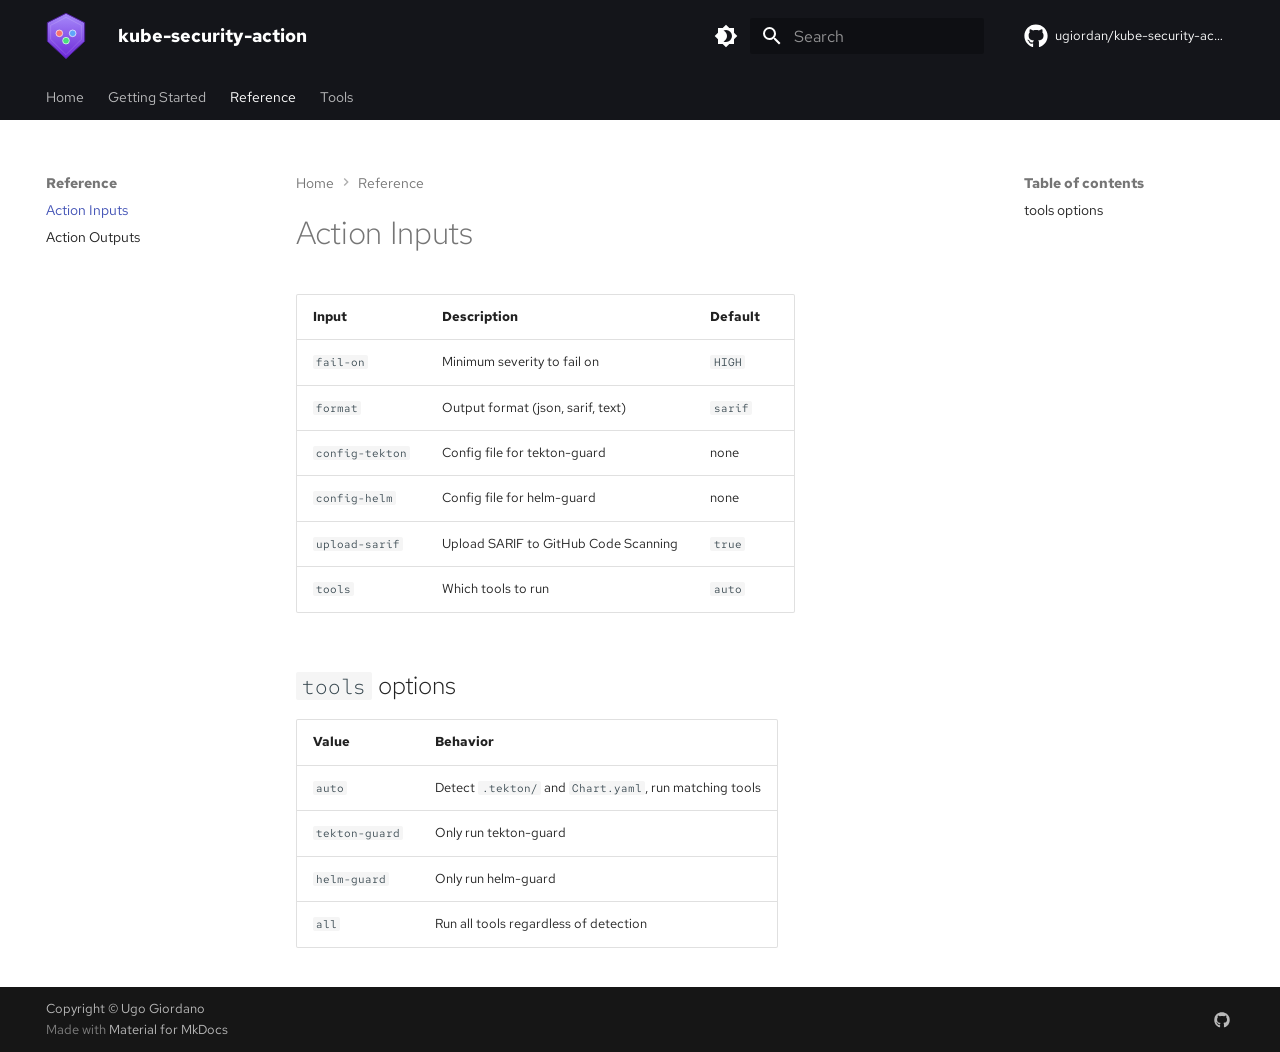
<file: reference/inputs/index.html>
<!DOCTYPE html><html lang="en" class="no-js"><head>
    
      <meta charset="utf-8">
      <meta name="viewport" content="width=device-width,initial-scale=1">
      
      
      
        <link rel="canonical" href="https://ugiordan.github.io/kube-security-action/reference/inputs/">
      
      
        <link rel="prev" href="../../getting-started/configuration/">
      
      
        <link rel="next" href="../outputs/">
      
      
        
      
      
      <link rel="icon" href="../../assets/images/favicon.png">
      <meta name="generator" content="mkdocs-1.6.1, mkdocs-material-9.7.7">
    
    
      
        <title>Action Inputs - kube-security-action</title>
      
    
    
      <link rel="stylesheet" href="../../assets/stylesheets/main.ec1eaa64.min.css">
      
        
        <link rel="stylesheet" href="../../assets/stylesheets/palette.ab4e12ef.min.css">
      
      


    
    
      
    
    
      
        
        
        <link rel="preconnect" href="https://fonts.gstatic.com" crossorigin="">
        <link rel="stylesheet" href="https://fonts.googleapis.com/css?family=Red+Hat+Text:300,300i,400,400i,700,700i%7CRed+Hat+Mono:400,400i,700,700i&amp;display=fallback">
        <style>:root{--md-text-font:"Red Hat Text";--md-code-font:"Red Hat Mono"}</style>
      
    
    
      <link rel="stylesheet" href="../../assets/css/extra.css">
    
    <script>__md_scope=new URL("../..",location),__md_hash=e=>[...e].reduce(((e,_)=>(e<<5)-e+_.charCodeAt(0)),0),__md_get=(e,_=localStorage,t=__md_scope)=>JSON.parse(_.getItem(t.pathname+"."+e)),__md_set=(e,_,t=localStorage,a=__md_scope)=>{try{t.setItem(a.pathname+"."+e,JSON.stringify(_))}catch(e){}}</script>
    
      

    
    
  <link href="../../assets/stylesheets/glightbox.min.css" rel="stylesheet"><script src="../../assets/javascripts/glightbox.min.js"></script><style id="glightbox-style">
            html.glightbox-open { overflow: initial; height: 100%; }
            .gslide-title { margin-top: 0px; user-select: text; }
            .gslide-desc { color: #666; user-select: text; }
            .gslide-image img { background: white; }
            .gscrollbar-fixer { padding-right: 15px; }
            .gdesc-inner { font-size: 0.75rem; }
            body[data-md-color-scheme="slate"] .gdesc-inner { background: var(--md-default-bg-color); }
            body[data-md-color-scheme="slate"] .gslide-title { color: var(--md-default-fg-color); }
            body[data-md-color-scheme="slate"] .gslide-desc { color: var(--md-default-fg-color); }
        </style></head>
  
  
    
    
      
    
    
    
    
    <body dir="ltr" data-md-color-scheme="default" data-md-color-primary="black" data-md-color-accent="indigo">
  
    
    <input class="md-toggle" data-md-toggle="drawer" type="checkbox" id="__drawer" autocomplete="off">
    <input class="md-toggle" data-md-toggle="search" type="checkbox" id="__search" autocomplete="off">
    <label class="md-overlay" for="__drawer"></label>
    <div data-md-component="skip">
      
        
        <a href="#action-inputs" class="md-skip">
          Skip to content
        </a>
      
    </div>
    <div data-md-component="announce">
      
    </div>
    
    
      

<header class="md-header" data-md-component="header">
  <nav class="md-header__inner md-grid" aria-label="Header">
    <a href="../.." title="kube-security-action" class="md-header__button md-logo" aria-label="kube-security-action" data-md-component="logo">
      
  <img src="../../images/logo.svg" alt="logo">

    </a>
    <label class="md-header__button md-icon" for="__drawer">
      
      <svg xmlns="http://www.w3.org/2000/svg" viewBox="0 0 24 24"><path d="M3 6h18v2H3zm0 5h18v2H3zm0 5h18v2H3z"></path></svg>
    </label>
    <div class="md-header__title" data-md-component="header-title">
      <div class="md-header__ellipsis">
        <div class="md-header__topic">
          <span class="md-ellipsis">
            kube-security-action
          </span>
        </div>
        <div class="md-header__topic" data-md-component="header-topic">
          <span class="md-ellipsis">
            
              Action Inputs
            
          </span>
        </div>
      </div>
    </div>
    
      
        <form class="md-header__option" data-md-component="palette">
  
    
    
    
    <input class="md-option" data-md-color-media="" data-md-color-scheme="default" data-md-color-primary="black" data-md-color-accent="indigo" aria-label="Switch to dark mode" type="radio" name="__palette" id="__palette_0">
    
      <label class="md-header__button md-icon" title="Switch to dark mode" for="__palette_1" hidden="">
        <svg xmlns="http://www.w3.org/2000/svg" viewBox="0 0 24 24"><path d="M12 18c-.89 0-1.74-.2-2.5-.55C11.56 16.5 13 14.42 13 12s-1.44-4.5-3.5-5.45C10.26 6.2 11.11 6 12 6a6 6 0 0 1 6 6 6 6 0 0 1-6 6m8-9.31V4h-4.69L12 .69 8.69 4H4v4.69L.69 12 4 15.31V20h4.69L12 23.31 15.31 20H20v-4.69L23.31 12z"></path></svg>
      </label>
    
  
    
    
    
    <input class="md-option" data-md-color-media="" data-md-color-scheme="slate" data-md-color-primary="black" data-md-color-accent="indigo" aria-label="Switch to light mode" type="radio" name="__palette" id="__palette_1">
    
      <label class="md-header__button md-icon" title="Switch to light mode" for="__palette_0" hidden="">
        <svg xmlns="http://www.w3.org/2000/svg" viewBox="0 0 24 24"><path d="M12 8a4 4 0 0 0-4 4 4 4 0 0 0 4 4 4 4 0 0 0 4-4 4 4 0 0 0-4-4m0 10a6 6 0 0 1-6-6 6 6 0 0 1 6-6 6 6 0 0 1 6 6 6 6 0 0 1-6 6m8-9.31V4h-4.69L12 .69 8.69 4H4v4.69L.69 12 4 15.31V20h4.69L12 23.31 15.31 20H20v-4.69L23.31 12z"></path></svg>
      </label>
    
  
</form>
      
    
    
      <script>var palette=__md_get("__palette");if(palette&&palette.color){if("(prefers-color-scheme)"===palette.color.media){var media=matchMedia("(prefers-color-scheme: light)"),input=document.querySelector(media.matches?"[data-md-color-media='(prefers-color-scheme: light)']":"[data-md-color-media='(prefers-color-scheme: dark)']");palette.color.media=input.getAttribute("data-md-color-media"),palette.color.scheme=input.getAttribute("data-md-color-scheme"),palette.color.primary=input.getAttribute("data-md-color-primary"),palette.color.accent=input.getAttribute("data-md-color-accent")}for(var[key,value]of Object.entries(palette.color))document.body.setAttribute("data-md-color-"+key,value)}</script>
    
    
    
      
      
        <label class="md-header__button md-icon" for="__search">
          
          <svg xmlns="http://www.w3.org/2000/svg" viewBox="0 0 24 24"><path d="M9.5 3A6.5 6.5 0 0 1 16 9.5c0 1.61-.59 3.09-1.56 4.23l.27.27h.79l5 5-1.5 1.5-5-5v-.79l-.27-.27A6.52 6.52 0 0 1 9.5 16 6.5 6.5 0 0 1 3 9.5 6.5 6.5 0 0 1 9.5 3m0 2C7 5 5 7 5 9.5S7 14 9.5 14 14 12 14 9.5 12 5 9.5 5"></path></svg>
        </label>
        <div class="md-search" data-md-component="search" role="dialog">
  <label class="md-search__overlay" for="__search"></label>
  <div class="md-search__inner" role="search">
    <form class="md-search__form" name="search">
      <input type="text" class="md-search__input" name="query" aria-label="Search" placeholder="Search" autocapitalize="off" autocorrect="off" autocomplete="off" spellcheck="false" data-md-component="search-query" required="">
      <label class="md-search__icon md-icon" for="__search">
        
        <svg xmlns="http://www.w3.org/2000/svg" viewBox="0 0 24 24"><path d="M9.5 3A6.5 6.5 0 0 1 16 9.5c0 1.61-.59 3.09-1.56 4.23l.27.27h.79l5 5-1.5 1.5-5-5v-.79l-.27-.27A6.52 6.52 0 0 1 9.5 16 6.5 6.5 0 0 1 3 9.5 6.5 6.5 0 0 1 9.5 3m0 2C7 5 5 7 5 9.5S7 14 9.5 14 14 12 14 9.5 12 5 9.5 5"></path></svg>
        
        <svg xmlns="http://www.w3.org/2000/svg" viewBox="0 0 24 24"><path d="M20 11v2H8l5.5 5.5-1.42 1.42L4.16 12l7.92-7.92L13.5 5.5 8 11z"></path></svg>
      </label>
      <nav class="md-search__options" aria-label="Search">
        
          <a href="javascript:void(0)" class="md-search__icon md-icon" title="Share" aria-label="Share" data-clipboard="" data-clipboard-text="" data-md-component="search-share" tabindex="-1">
            
            <svg xmlns="http://www.w3.org/2000/svg" viewBox="0 0 24 24"><path d="M18 16.08c-.76 0-1.44.3-1.96.77L8.91 12.7c.05-.23.09-.46.09-.7s-.04-.47-.09-.7l7.05-4.11c.54.5 1.25.81 2.04.81a3 3 0 0 0 3-3 3 3 0 0 0-3-3 3 3 0 0 0-3 3c0 .24.04.47.09.7L8.04 9.81C7.5 9.31 6.79 9 6 9a3 3 0 0 0-3 3 3 3 0 0 0 3 3c.79 0 1.5-.31 2.04-.81l7.12 4.15c-.05.21-.08.43-.08.66 0 1.61 1.31 2.91 2.92 2.91s2.92-1.3 2.92-2.91A2.92 2.92 0 0 0 18 16.08"></path></svg>
          </a>
        
        <button type="reset" class="md-search__icon md-icon" title="Clear" aria-label="Clear" tabindex="-1">
          
          <svg xmlns="http://www.w3.org/2000/svg" viewBox="0 0 24 24"><path d="M19 6.41 17.59 5 12 10.59 6.41 5 5 6.41 10.59 12 5 17.59 6.41 19 12 13.41 17.59 19 19 17.59 13.41 12z"></path></svg>
        </button>
      </nav>
      
        <div class="md-search__suggest" data-md-component="search-suggest"></div>
      
    </form>
    <div class="md-search__output">
      <div class="md-search__scrollwrap" tabindex="0" data-md-scrollfix="">
        <div class="md-search-result" data-md-component="search-result">
          <div class="md-search-result__meta">
            Initializing search
          </div>
          <ol class="md-search-result__list" role="presentation"></ol>
        </div>
      </div>
    </div>
  </div>
</div>
      
    
    
      <div class="md-header__source">
        <a href="https://github.com/ugiordan/kube-security-action" title="Go to repository" class="md-source" data-md-component="source">
  <div class="md-source__icon md-icon">
    
    <svg xmlns="http://www.w3.org/2000/svg" viewBox="0 0 512 512"><!--! Font Awesome Free 7.1.0 by @fontawesome - https://fontawesome.com License - https://fontawesome.com/license/free (Icons: CC BY 4.0, Fonts: SIL OFL 1.1, Code: MIT License) Copyright 2025 Fonticons, Inc.--><path d="M173.9 397.4c0 2-2.3 3.6-5.2 3.6-3.3.3-5.6-1.3-5.6-3.6 0-2 2.3-3.6 5.2-3.6 3-.3 5.6 1.3 5.6 3.6m-31.1-4.5c-.7 2 1.3 4.3 4.3 4.9 2.6 1 5.6 0 6.2-2s-1.3-4.3-4.3-5.2c-2.6-.7-5.5.3-6.2 2.3m44.2-1.7c-2.9.7-4.9 2.6-4.6 4.9.3 2 2.9 3.3 5.9 2.6 2.9-.7 4.9-2.6 4.6-4.6-.3-1.9-3-3.2-5.9-2.9M252.8 8C114.1 8 8 113.3 8 252c0 110.9 69.8 205.8 169.5 239.2 12.8 2.3 17.3-5.6 17.3-12.1 0-6.2-.3-40.4-.3-61.4 0 0-70 15-84.7-29.8 0 0-11.4-29.1-27.8-36.6 0 0-22.9-15.7 1.6-15.4 0 0 24.9 2 38.6 25.8 21.9 38.6 58.6 27.5 72.9 20.9 2.3-16 8.8-27.1 16-33.7-55.9-6.2-112.3-14.3-112.3-110.5 0-27.5 7.6-41.3 23.6-58.9-2.6-6.5-11.1-33.3 2.6-67.9 20.9-6.5 69 27 69 27 20-5.6 41.5-8.5 62.8-8.5s42.8 2.9 62.8 8.5c0 0 48.1-33.6 69-27 13.7 34.7 5.2 61.4 2.6 67.9 16 17.7 25.8 31.5 25.8 58.9 0 96.5-58.9 104.2-114.8 110.5 9.2 7.9 17 22.9 17 46.4 0 33.7-.3 75.4-.3 83.6 0 6.5 4.6 14.4 17.3 12.1C436.2 457.8 504 362.9 504 252 504 113.3 391.5 8 252.8 8M105.2 352.9c-1.3 1-1 3.3.7 5.2 1.6 1.6 3.9 2.3 5.2 1 1.3-1 1-3.3-.7-5.2-1.6-1.6-3.9-2.3-5.2-1m-10.8-8.1c-.7 1.3.3 2.9 2.3 3.9 1.6 1 3.6.7 4.3-.7.7-1.3-.3-2.9-2.3-3.9-2-.6-3.6-.3-4.3.7m32.4 35.6c-1.6 1.3-1 4.3 1.3 6.2 2.3 2.3 5.2 2.6 6.5 1 1.3-1.3.7-4.3-1.3-6.2-2.2-2.3-5.2-2.6-6.5-1m-11.4-14.7c-1.6 1-1.6 3.6 0 5.9s4.3 3.3 5.6 2.3c1.6-1.3 1.6-3.9 0-6.2-1.4-2.3-4-3.3-5.6-2"></path></svg>
  </div>
  <div class="md-source__repository">
    ugiordan/kube-security-action
  </div>
</a>
      </div>
    
  </nav>
  
</header>
    
    <div class="md-container" data-md-component="container">
      
      
        
          
            
<nav class="md-tabs" aria-label="Tabs" data-md-component="tabs">
  <div class="md-grid">
    <ul class="md-tabs__list">
      
        
  
  
  
  
    <li class="md-tabs__item">
      <a href="../.." class="md-tabs__link">
        
  
  
    
  
  Home

      </a>
    </li>
  

      
        
  
  
  
  
    
    
      <li class="md-tabs__item">
        <a href="../../getting-started/quickstart/" class="md-tabs__link">
          
  
  
    
  
  Getting Started

        </a>
      </li>
    
  

      
        
  
  
  
    
  
  
    
    
      <li class="md-tabs__item md-tabs__item--active">
        <a href="./" class="md-tabs__link">
          
  
  
    
  
  Reference

        </a>
      </li>
    
  

      
        
  
  
  
  
    
    
      <li class="md-tabs__item">
        <a href="../../tools/tekton-guard/" class="md-tabs__link">
          
  
  
    
  
  Tools

        </a>
      </li>
    
  

      
    </ul>
  </div>
</nav>
          
        
      
      <main class="md-main" data-md-component="main">
        <div class="md-main__inner md-grid">
          
            
              
              <div class="md-sidebar md-sidebar--primary" data-md-component="sidebar" data-md-type="navigation">
                <div class="md-sidebar__scrollwrap">
                  <div class="md-sidebar__inner">
                    


  


<nav class="md-nav md-nav--primary md-nav--lifted" aria-label="Navigation" data-md-level="0">
  <label class="md-nav__title" for="__drawer">
    <a href="../.." title="kube-security-action" class="md-nav__button md-logo" aria-label="kube-security-action" data-md-component="logo">
      
  <img src="../../images/logo.svg" alt="logo">

    </a>
    kube-security-action
  </label>
  
    <div class="md-nav__source">
      <a href="https://github.com/ugiordan/kube-security-action" title="Go to repository" class="md-source" data-md-component="source">
  <div class="md-source__icon md-icon">
    
    <svg xmlns="http://www.w3.org/2000/svg" viewBox="0 0 512 512"><!--! Font Awesome Free 7.1.0 by @fontawesome - https://fontawesome.com License - https://fontawesome.com/license/free (Icons: CC BY 4.0, Fonts: SIL OFL 1.1, Code: MIT License) Copyright 2025 Fonticons, Inc.--><path d="M173.9 397.4c0 2-2.3 3.6-5.2 3.6-3.3.3-5.6-1.3-5.6-3.6 0-2 2.3-3.6 5.2-3.6 3-.3 5.6 1.3 5.6 3.6m-31.1-4.5c-.7 2 1.3 4.3 4.3 4.9 2.6 1 5.6 0 6.2-2s-1.3-4.3-4.3-5.2c-2.6-.7-5.5.3-6.2 2.3m44.2-1.7c-2.9.7-4.9 2.6-4.6 4.9.3 2 2.9 3.3 5.9 2.6 2.9-.7 4.9-2.6 4.6-4.6-.3-1.9-3-3.2-5.9-2.9M252.8 8C114.1 8 8 113.3 8 252c0 110.9 69.8 205.8 169.5 239.2 12.8 2.3 17.3-5.6 17.3-12.1 0-6.2-.3-40.4-.3-61.4 0 0-70 15-84.7-29.8 0 0-11.4-29.1-27.8-36.6 0 0-22.9-15.7 1.6-15.4 0 0 24.9 2 38.6 25.8 21.9 38.6 58.6 27.5 72.9 20.9 2.3-16 8.8-27.1 16-33.7-55.9-6.2-112.3-14.3-112.3-110.5 0-27.5 7.6-41.3 23.6-58.9-2.6-6.5-11.1-33.3 2.6-67.9 20.9-6.5 69 27 69 27 20-5.6 41.5-8.5 62.8-8.5s42.8 2.9 62.8 8.5c0 0 48.1-33.6 69-27 13.7 34.7 5.2 61.4 2.6 67.9 16 17.7 25.8 31.5 25.8 58.9 0 96.5-58.9 104.2-114.8 110.5 9.2 7.9 17 22.9 17 46.4 0 33.7-.3 75.4-.3 83.6 0 6.5 4.6 14.4 17.3 12.1C436.2 457.8 504 362.9 504 252 504 113.3 391.5 8 252.8 8M105.2 352.9c-1.3 1-1 3.3.7 5.2 1.6 1.6 3.9 2.3 5.2 1 1.3-1 1-3.3-.7-5.2-1.6-1.6-3.9-2.3-5.2-1m-10.8-8.1c-.7 1.3.3 2.9 2.3 3.9 1.6 1 3.6.7 4.3-.7.7-1.3-.3-2.9-2.3-3.9-2-.6-3.6-.3-4.3.7m32.4 35.6c-1.6 1.3-1 4.3 1.3 6.2 2.3 2.3 5.2 2.6 6.5 1 1.3-1.3.7-4.3-1.3-6.2-2.2-2.3-5.2-2.6-6.5-1m-11.4-14.7c-1.6 1-1.6 3.6 0 5.9s4.3 3.3 5.6 2.3c1.6-1.3 1.6-3.9 0-6.2-1.4-2.3-4-3.3-5.6-2"></path></svg>
  </div>
  <div class="md-source__repository">
    ugiordan/kube-security-action
  </div>
</a>
    </div>
  
  <ul class="md-nav__list" data-md-scrollfix="">
    
      
      
  
  
  
  
    <li class="md-nav__item">
      <a href="../.." class="md-nav__link">
        
  
  
  <span class="md-ellipsis">
    
  
    Home
  

    
  </span>
  
  

      </a>
    </li>
  

    
      
      
  
  
  
  
    
    
      
        
      
        
      
    
    
    
      
      
        
      
    
    
    <li class="md-nav__item md-nav__item--nested">
      
        
        
        <input class="md-nav__toggle md-toggle " type="checkbox" id="__nav_2">
        
          
          <label class="md-nav__link" for="__nav_2" id="__nav_2_label" tabindex="0">
            
  
  
  <span class="md-ellipsis">
    
  
    Getting Started
  

    
  </span>
  
  

            <span class="md-nav__icon md-icon"></span>
          </label>
        
        <nav class="md-nav" data-md-level="1" aria-labelledby="__nav_2_label" aria-expanded="false">
          <label class="md-nav__title" for="__nav_2">
            <span class="md-nav__icon md-icon"></span>
            
  
    Getting Started
  

          </label>
          <ul class="md-nav__list" data-md-scrollfix="">
            
              
                
  
  
  
  
    <li class="md-nav__item">
      <a href="../../getting-started/quickstart/" class="md-nav__link">
        
  
  
  <span class="md-ellipsis">
    
  
    Quick Start
  

    
  </span>
  
  

      </a>
    </li>
  

              
            
              
                
  
  
  
  
    <li class="md-nav__item">
      <a href="../../getting-started/configuration/" class="md-nav__link">
        
  
  
  <span class="md-ellipsis">
    
  
    Configuration
  

    
  </span>
  
  

      </a>
    </li>
  

              
            
          </ul>
        </nav>
      
    </li>
  

    
      
      
  
  
    
  
  
  
    
    
      
        
      
        
      
    
    
    
      
        
        
      
      
        
      
    
    
    <li class="md-nav__item md-nav__item--active md-nav__item--section md-nav__item--nested">
      
        
        
        <input class="md-nav__toggle md-toggle " type="checkbox" id="__nav_3" checked="">
        
          
          <label class="md-nav__link" for="__nav_3" id="__nav_3_label" tabindex="">
            
  
  
  <span class="md-ellipsis">
    
  
    Reference
  

    
  </span>
  
  

            <span class="md-nav__icon md-icon"></span>
          </label>
        
        <nav class="md-nav" data-md-level="1" aria-labelledby="__nav_3_label" aria-expanded="true">
          <label class="md-nav__title" for="__nav_3">
            <span class="md-nav__icon md-icon"></span>
            
  
    Reference
  

          </label>
          <ul class="md-nav__list" data-md-scrollfix="">
            
              
                
  
  
    
  
  
  
    <li class="md-nav__item md-nav__item--active">
      
      <input class="md-nav__toggle md-toggle" type="checkbox" id="__toc">
      
      
        
      
      
        <label class="md-nav__link md-nav__link--active" for="__toc">
          
  
  
  <span class="md-ellipsis">
    
  
    Action Inputs
  

    
  </span>
  
  

          <span class="md-nav__icon md-icon"></span>
        </label>
      
      <a href="./" class="md-nav__link md-nav__link--active">
        
  
  
  <span class="md-ellipsis">
    
  
    Action Inputs
  

    
  </span>
  
  

      </a>
      
        

<nav class="md-nav md-nav--secondary" aria-label="Table of contents">
  
  
  
    
  
  
    <label class="md-nav__title" for="__toc">
      <span class="md-nav__icon md-icon"></span>
      Table of contents
    </label>
    <ul class="md-nav__list" data-md-component="toc" data-md-scrollfix="">
      
        <li class="md-nav__item">
  <a href="#tools-options" class="md-nav__link">
    <span class="md-ellipsis">
      
        tools options
      
    </span>
  </a>
  
</li>
      
    </ul>
  
</nav>
      
    </li>
  

              
            
              
                
  
  
  
  
    <li class="md-nav__item">
      <a href="../outputs/" class="md-nav__link">
        
  
  
  <span class="md-ellipsis">
    
  
    Action Outputs
  

    
  </span>
  
  

      </a>
    </li>
  

              
            
          </ul>
        </nav>
      
    </li>
  

    
      
      
  
  
  
  
    
    
      
        
      
        
      
        
      
    
    
    
      
      
        
      
    
    
    <li class="md-nav__item md-nav__item--nested">
      
        
        
        <input class="md-nav__toggle md-toggle " type="checkbox" id="__nav_4">
        
          
          <label class="md-nav__link" for="__nav_4" id="__nav_4_label" tabindex="0">
            
  
  
  <span class="md-ellipsis">
    
  
    Tools
  

    
  </span>
  
  

            <span class="md-nav__icon md-icon"></span>
          </label>
        
        <nav class="md-nav" data-md-level="1" aria-labelledby="__nav_4_label" aria-expanded="false">
          <label class="md-nav__title" for="__nav_4">
            <span class="md-nav__icon md-icon"></span>
            
  
    Tools
  

          </label>
          <ul class="md-nav__list" data-md-scrollfix="">
            
              
                
  
  
  
  
    <li class="md-nav__item">
      <a href="../../tools/tekton-guard/" class="md-nav__link">
        
  
  
  <span class="md-ellipsis">
    
  
    tekton-guard
  

    
  </span>
  
  

      </a>
    </li>
  

              
            
              
                
  
  
  
  
    <li class="md-nav__item">
      <a href="../../tools/helm-guard/" class="md-nav__link">
        
  
  
  <span class="md-ellipsis">
    
  
    helm-guard
  

    
  </span>
  
  

      </a>
    </li>
  

              
            
              
                
  
  
  
  
    <li class="md-nav__item">
      <a href="../../tools/kube-chainsaw/" class="md-nav__link">
        
  
  
  <span class="md-ellipsis">
    
  
    kube-chainsaw
  

    
  </span>
  
  

      </a>
    </li>
  

              
            
          </ul>
        </nav>
      
    </li>
  

    
  </ul>
</nav>
                  </div>
                </div>
              </div>
            
            
              
              <div class="md-sidebar md-sidebar--secondary" data-md-component="sidebar" data-md-type="toc">
                <div class="md-sidebar__scrollwrap">
                  <div class="md-sidebar__inner">
                    

<nav class="md-nav md-nav--secondary" aria-label="Table of contents">
  
  
  
    
  
  
    <label class="md-nav__title" for="__toc">
      <span class="md-nav__icon md-icon"></span>
      Table of contents
    </label>
    <ul class="md-nav__list" data-md-component="toc" data-md-scrollfix="">
      
        <li class="md-nav__item">
  <a href="#tools-options" class="md-nav__link">
    <span class="md-ellipsis">
      
        tools options
      
    </span>
  </a>
  
</li>
      
    </ul>
  
</nav>
                  </div>
                </div>
              </div>
            
          
          
            <div class="md-content" data-md-component="content">
              
                



  


  <nav class="md-path" aria-label="Navigation">
    <ol class="md-path__list">
      
        
  
  
    <li class="md-path__item">
      <a href="../.." class="md-path__link">
        
  <span class="md-ellipsis">
    Home
  </span>

      </a>
    </li>
  

      
      
        
  
  
    
    
      <li class="md-path__item">
        <a href="./" class="md-path__link">
          
  <span class="md-ellipsis">
    Reference
  </span>

        </a>
      </li>
    
  

      
    </ol>
  </nav>

              
              <article class="md-content__inner md-typeset">
                
                  


  
  


<h1 id="action-inputs">Action Inputs<a class="headerlink" href="#action-inputs" title="Permanent link">¶</a></h1>
<table>
<thead>
<tr>
<th>Input</th>
<th>Description</th>
<th>Default</th>
</tr>
</thead>
<tbody>
<tr>
<td><code>fail-on</code></td>
<td>Minimum severity to fail on</td>
<td><code>HIGH</code></td>
</tr>
<tr>
<td><code>format</code></td>
<td>Output format (json, sarif, text)</td>
<td><code>sarif</code></td>
</tr>
<tr>
<td><code>config-tekton</code></td>
<td>Config file for tekton-guard</td>
<td>none</td>
</tr>
<tr>
<td><code>config-helm</code></td>
<td>Config file for helm-guard</td>
<td>none</td>
</tr>
<tr>
<td><code>upload-sarif</code></td>
<td>Upload SARIF to GitHub Code Scanning</td>
<td><code>true</code></td>
</tr>
<tr>
<td><code>tools</code></td>
<td>Which tools to run</td>
<td><code>auto</code></td>
</tr>
</tbody>
</table>
<h2 id="tools-options"><code>tools</code> options<a class="headerlink" href="#tools-options" title="Permanent link">¶</a></h2>
<table>
<thead>
<tr>
<th>Value</th>
<th>Behavior</th>
</tr>
</thead>
<tbody>
<tr>
<td><code>auto</code></td>
<td>Detect <code>.tekton/</code> and <code>Chart.yaml</code>, run matching tools</td>
</tr>
<tr>
<td><code>tekton-guard</code></td>
<td>Only run tekton-guard</td>
</tr>
<tr>
<td><code>helm-guard</code></td>
<td>Only run helm-guard</td>
</tr>
<tr>
<td><code>all</code></td>
<td>Run all tools regardless of detection</td>
</tr>
</tbody>
</table>












                
              </article>
            </div>
          
          
  <script>var tabs=__md_get("__tabs");if(Array.isArray(tabs))e:for(var set of document.querySelectorAll(".tabbed-set")){var labels=set.querySelector(".tabbed-labels");for(var tab of tabs)for(var label of labels.getElementsByTagName("label"))if(label.innerText.trim()===tab){var input=document.getElementById(label.htmlFor);input.checked=!0;continue e}}</script>

<script>var target=document.getElementById(location.hash.slice(1));target&&target.name&&(target.checked=target.name.startsWith("__tabbed_"))</script>
        </div>
        
          <button type="button" class="md-top md-icon" data-md-component="top" hidden="">
  
  <svg xmlns="http://www.w3.org/2000/svg" viewBox="0 0 24 24"><path d="M13 20h-2V8l-5.5 5.5-1.42-1.42L12 4.16l7.92 7.92-1.42 1.42L13 8z"></path></svg>
  Back to top
</button>
        
      </main>
      
        <footer class="md-footer">
  
  <div class="md-footer-meta md-typeset">
    <div class="md-footer-meta__inner md-grid">
      <div class="md-copyright">
  
    <div class="md-copyright__highlight">
      Copyright © Ugo Giordano
    </div>
  
  
    Made with
    <a href="https://squidfunk.github.io/mkdocs-material/" target="_blank" rel="noopener">
      Material for MkDocs
    </a>
  
</div>
      
        
<div class="md-social">
  
    
    
    
    
      
      
    
    <a href="https://github.com/ugiordan/kube-security-action" target="_blank" rel="noopener" title="github.com" class="md-social__link">
      <svg xmlns="http://www.w3.org/2000/svg" viewBox="0 0 512 512"><!--! Font Awesome Free 7.1.0 by @fontawesome - https://fontawesome.com License - https://fontawesome.com/license/free (Icons: CC BY 4.0, Fonts: SIL OFL 1.1, Code: MIT License) Copyright 2025 Fonticons, Inc.--><path d="M173.9 397.4c0 2-2.3 3.6-5.2 3.6-3.3.3-5.6-1.3-5.6-3.6 0-2 2.3-3.6 5.2-3.6 3-.3 5.6 1.3 5.6 3.6m-31.1-4.5c-.7 2 1.3 4.3 4.3 4.9 2.6 1 5.6 0 6.2-2s-1.3-4.3-4.3-5.2c-2.6-.7-5.5.3-6.2 2.3m44.2-1.7c-2.9.7-4.9 2.6-4.6 4.9.3 2 2.9 3.3 5.9 2.6 2.9-.7 4.9-2.6 4.6-4.6-.3-1.9-3-3.2-5.9-2.9M252.8 8C114.1 8 8 113.3 8 252c0 110.9 69.8 205.8 169.5 239.2 12.8 2.3 17.3-5.6 17.3-12.1 0-6.2-.3-40.4-.3-61.4 0 0-70 15-84.7-29.8 0 0-11.4-29.1-27.8-36.6 0 0-22.9-15.7 1.6-15.4 0 0 24.9 2 38.6 25.8 21.9 38.6 58.6 27.5 72.9 20.9 2.3-16 8.8-27.1 16-33.7-55.9-6.2-112.3-14.3-112.3-110.5 0-27.5 7.6-41.3 23.6-58.9-2.6-6.5-11.1-33.3 2.6-67.9 20.9-6.5 69 27 69 27 20-5.6 41.5-8.5 62.8-8.5s42.8 2.9 62.8 8.5c0 0 48.1-33.6 69-27 13.7 34.7 5.2 61.4 2.6 67.9 16 17.7 25.8 31.5 25.8 58.9 0 96.5-58.9 104.2-114.8 110.5 9.2 7.9 17 22.9 17 46.4 0 33.7-.3 75.4-.3 83.6 0 6.5 4.6 14.4 17.3 12.1C436.2 457.8 504 362.9 504 252 504 113.3 391.5 8 252.8 8M105.2 352.9c-1.3 1-1 3.3.7 5.2 1.6 1.6 3.9 2.3 5.2 1 1.3-1 1-3.3-.7-5.2-1.6-1.6-3.9-2.3-5.2-1m-10.8-8.1c-.7 1.3.3 2.9 2.3 3.9 1.6 1 3.6.7 4.3-.7.7-1.3-.3-2.9-2.3-3.9-2-.6-3.6-.3-4.3.7m32.4 35.6c-1.6 1.3-1 4.3 1.3 6.2 2.3 2.3 5.2 2.6 6.5 1 1.3-1.3.7-4.3-1.3-6.2-2.2-2.3-5.2-2.6-6.5-1m-11.4-14.7c-1.6 1-1.6 3.6 0 5.9s4.3 3.3 5.6 2.3c1.6-1.3 1.6-3.9 0-6.2-1.4-2.3-4-3.3-5.6-2"></path></svg>
    </a>
  
</div>
      
    </div>
  </div>
</footer>
      
    </div>
    <div class="md-dialog" data-md-component="dialog">
      <div class="md-dialog__inner md-typeset"></div>
    </div>
    
    
    
      
      
      <script id="__config" type="application/json">{"annotate": null, "base": "../..", "features": ["navigation.tabs", "navigation.top", "navigation.indexes", "navigation.instant", "navigation.path", "navigation.sections", "search.suggest", "search.highlight", "search.share", "content.code.copy", "content.code.annotate", "content.tabs.link", "toc.follow"], "search": "../../assets/javascripts/workers/search.2c215733.min.js", "tags": null, "translations": {"clipboard.copied": "Copied to clipboard", "clipboard.copy": "Copy to clipboard", "search.result.more.one": "1 more on this page", "search.result.more.other": "# more on this page", "search.result.none": "No matching documents", "search.result.one": "1 matching document", "search.result.other": "# matching documents", "search.result.placeholder": "Type to start searching", "search.result.term.missing": "Missing", "select.version": "Select version"}, "version": null}</script>
    
    
      <script src="../../assets/javascripts/bundle.d7400e89.min.js"></script>
      
    
  
<script id="init-glightbox">const lightbox = GLightbox({"touchNavigation": true, "loop": false, "zoomable": true, "draggable": true, "openEffect": "zoom", "closeEffect": "zoom", "slideEffect": "slide"});
document$.subscribe(()=>{ lightbox.reload(); });
</script></body></html>
</file>
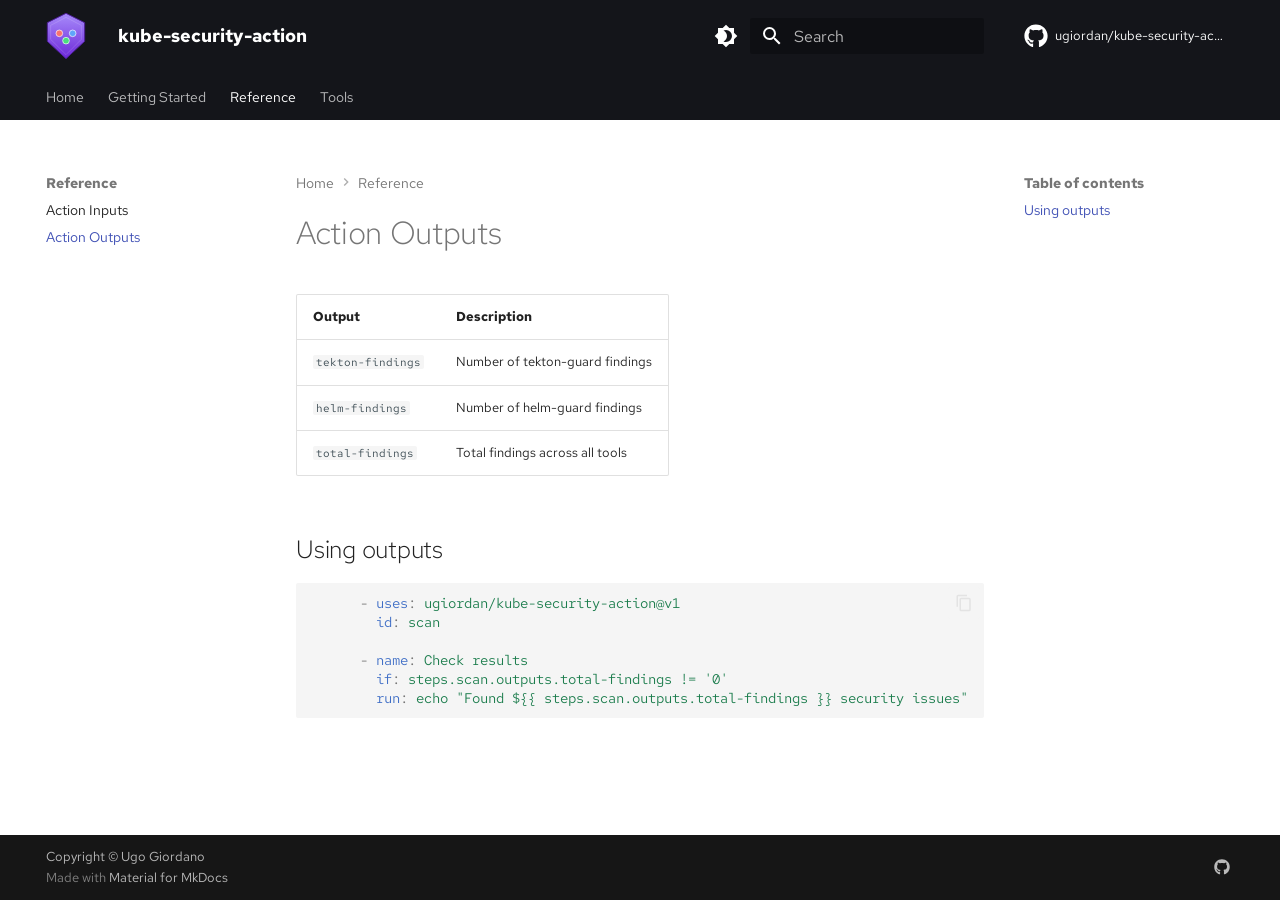
<file: reference/outputs/index.html>
<!DOCTYPE html><html lang="en" class="no-js"><head>
    
      <meta charset="utf-8">
      <meta name="viewport" content="width=device-width,initial-scale=1">
      
      
      
        <link rel="canonical" href="https://ugiordan.github.io/kube-security-action/reference/outputs/">
      
      
        <link rel="prev" href="../inputs/">
      
      
        <link rel="next" href="../../tools/tekton-guard/">
      
      
        
      
      
      <link rel="icon" href="../../assets/images/favicon.png">
      <meta name="generator" content="mkdocs-1.6.1, mkdocs-material-9.7.7">
    
    
      
        <title>Action Outputs - kube-security-action</title>
      
    
    
      <link rel="stylesheet" href="../../assets/stylesheets/main.ec1eaa64.min.css">
      
        
        <link rel="stylesheet" href="../../assets/stylesheets/palette.ab4e12ef.min.css">
      
      


    
    
      
    
    
      
        
        
        <link rel="preconnect" href="https://fonts.gstatic.com" crossorigin="">
        <link rel="stylesheet" href="https://fonts.googleapis.com/css?family=Red+Hat+Text:300,300i,400,400i,700,700i%7CRed+Hat+Mono:400,400i,700,700i&amp;display=fallback">
        <style>:root{--md-text-font:"Red Hat Text";--md-code-font:"Red Hat Mono"}</style>
      
    
    
      <link rel="stylesheet" href="../../assets/css/extra.css">
    
    <script>__md_scope=new URL("../..",location),__md_hash=e=>[...e].reduce(((e,_)=>(e<<5)-e+_.charCodeAt(0)),0),__md_get=(e,_=localStorage,t=__md_scope)=>JSON.parse(_.getItem(t.pathname+"."+e)),__md_set=(e,_,t=localStorage,a=__md_scope)=>{try{t.setItem(a.pathname+"."+e,JSON.stringify(_))}catch(e){}}</script>
    
      

    
    
  <link href="../../assets/stylesheets/glightbox.min.css" rel="stylesheet"><script src="../../assets/javascripts/glightbox.min.js"></script><style id="glightbox-style">
            html.glightbox-open { overflow: initial; height: 100%; }
            .gslide-title { margin-top: 0px; user-select: text; }
            .gslide-desc { color: #666; user-select: text; }
            .gslide-image img { background: white; }
            .gscrollbar-fixer { padding-right: 15px; }
            .gdesc-inner { font-size: 0.75rem; }
            body[data-md-color-scheme="slate"] .gdesc-inner { background: var(--md-default-bg-color); }
            body[data-md-color-scheme="slate"] .gslide-title { color: var(--md-default-fg-color); }
            body[data-md-color-scheme="slate"] .gslide-desc { color: var(--md-default-fg-color); }
        </style></head>
  
  
    
    
      
    
    
    
    
    <body dir="ltr" data-md-color-scheme="default" data-md-color-primary="black" data-md-color-accent="indigo">
  
    
    <input class="md-toggle" data-md-toggle="drawer" type="checkbox" id="__drawer" autocomplete="off">
    <input class="md-toggle" data-md-toggle="search" type="checkbox" id="__search" autocomplete="off">
    <label class="md-overlay" for="__drawer"></label>
    <div data-md-component="skip">
      
        
        <a href="#action-outputs" class="md-skip">
          Skip to content
        </a>
      
    </div>
    <div data-md-component="announce">
      
    </div>
    
    
      

<header class="md-header" data-md-component="header">
  <nav class="md-header__inner md-grid" aria-label="Header">
    <a href="../.." title="kube-security-action" class="md-header__button md-logo" aria-label="kube-security-action" data-md-component="logo">
      
  <img src="../../images/logo.svg" alt="logo">

    </a>
    <label class="md-header__button md-icon" for="__drawer">
      
      <svg xmlns="http://www.w3.org/2000/svg" viewBox="0 0 24 24"><path d="M3 6h18v2H3zm0 5h18v2H3zm0 5h18v2H3z"></path></svg>
    </label>
    <div class="md-header__title" data-md-component="header-title">
      <div class="md-header__ellipsis">
        <div class="md-header__topic">
          <span class="md-ellipsis">
            kube-security-action
          </span>
        </div>
        <div class="md-header__topic" data-md-component="header-topic">
          <span class="md-ellipsis">
            
              Action Outputs
            
          </span>
        </div>
      </div>
    </div>
    
      
        <form class="md-header__option" data-md-component="palette">
  
    
    
    
    <input class="md-option" data-md-color-media="" data-md-color-scheme="default" data-md-color-primary="black" data-md-color-accent="indigo" aria-label="Switch to dark mode" type="radio" name="__palette" id="__palette_0">
    
      <label class="md-header__button md-icon" title="Switch to dark mode" for="__palette_1" hidden="">
        <svg xmlns="http://www.w3.org/2000/svg" viewBox="0 0 24 24"><path d="M12 18c-.89 0-1.74-.2-2.5-.55C11.56 16.5 13 14.42 13 12s-1.44-4.5-3.5-5.45C10.26 6.2 11.11 6 12 6a6 6 0 0 1 6 6 6 6 0 0 1-6 6m8-9.31V4h-4.69L12 .69 8.69 4H4v4.69L.69 12 4 15.31V20h4.69L12 23.31 15.31 20H20v-4.69L23.31 12z"></path></svg>
      </label>
    
  
    
    
    
    <input class="md-option" data-md-color-media="" data-md-color-scheme="slate" data-md-color-primary="black" data-md-color-accent="indigo" aria-label="Switch to light mode" type="radio" name="__palette" id="__palette_1">
    
      <label class="md-header__button md-icon" title="Switch to light mode" for="__palette_0" hidden="">
        <svg xmlns="http://www.w3.org/2000/svg" viewBox="0 0 24 24"><path d="M12 8a4 4 0 0 0-4 4 4 4 0 0 0 4 4 4 4 0 0 0 4-4 4 4 0 0 0-4-4m0 10a6 6 0 0 1-6-6 6 6 0 0 1 6-6 6 6 0 0 1 6 6 6 6 0 0 1-6 6m8-9.31V4h-4.69L12 .69 8.69 4H4v4.69L.69 12 4 15.31V20h4.69L12 23.31 15.31 20H20v-4.69L23.31 12z"></path></svg>
      </label>
    
  
</form>
      
    
    
      <script>var palette=__md_get("__palette");if(palette&&palette.color){if("(prefers-color-scheme)"===palette.color.media){var media=matchMedia("(prefers-color-scheme: light)"),input=document.querySelector(media.matches?"[data-md-color-media='(prefers-color-scheme: light)']":"[data-md-color-media='(prefers-color-scheme: dark)']");palette.color.media=input.getAttribute("data-md-color-media"),palette.color.scheme=input.getAttribute("data-md-color-scheme"),palette.color.primary=input.getAttribute("data-md-color-primary"),palette.color.accent=input.getAttribute("data-md-color-accent")}for(var[key,value]of Object.entries(palette.color))document.body.setAttribute("data-md-color-"+key,value)}</script>
    
    
    
      
      
        <label class="md-header__button md-icon" for="__search">
          
          <svg xmlns="http://www.w3.org/2000/svg" viewBox="0 0 24 24"><path d="M9.5 3A6.5 6.5 0 0 1 16 9.5c0 1.61-.59 3.09-1.56 4.23l.27.27h.79l5 5-1.5 1.5-5-5v-.79l-.27-.27A6.52 6.52 0 0 1 9.5 16 6.5 6.5 0 0 1 3 9.5 6.5 6.5 0 0 1 9.5 3m0 2C7 5 5 7 5 9.5S7 14 9.5 14 14 12 14 9.5 12 5 9.5 5"></path></svg>
        </label>
        <div class="md-search" data-md-component="search" role="dialog">
  <label class="md-search__overlay" for="__search"></label>
  <div class="md-search__inner" role="search">
    <form class="md-search__form" name="search">
      <input type="text" class="md-search__input" name="query" aria-label="Search" placeholder="Search" autocapitalize="off" autocorrect="off" autocomplete="off" spellcheck="false" data-md-component="search-query" required="">
      <label class="md-search__icon md-icon" for="__search">
        
        <svg xmlns="http://www.w3.org/2000/svg" viewBox="0 0 24 24"><path d="M9.5 3A6.5 6.5 0 0 1 16 9.5c0 1.61-.59 3.09-1.56 4.23l.27.27h.79l5 5-1.5 1.5-5-5v-.79l-.27-.27A6.52 6.52 0 0 1 9.5 16 6.5 6.5 0 0 1 3 9.5 6.5 6.5 0 0 1 9.5 3m0 2C7 5 5 7 5 9.5S7 14 9.5 14 14 12 14 9.5 12 5 9.5 5"></path></svg>
        
        <svg xmlns="http://www.w3.org/2000/svg" viewBox="0 0 24 24"><path d="M20 11v2H8l5.5 5.5-1.42 1.42L4.16 12l7.92-7.92L13.5 5.5 8 11z"></path></svg>
      </label>
      <nav class="md-search__options" aria-label="Search">
        
          <a href="javascript:void(0)" class="md-search__icon md-icon" title="Share" aria-label="Share" data-clipboard="" data-clipboard-text="" data-md-component="search-share" tabindex="-1">
            
            <svg xmlns="http://www.w3.org/2000/svg" viewBox="0 0 24 24"><path d="M18 16.08c-.76 0-1.44.3-1.96.77L8.91 12.7c.05-.23.09-.46.09-.7s-.04-.47-.09-.7l7.05-4.11c.54.5 1.25.81 2.04.81a3 3 0 0 0 3-3 3 3 0 0 0-3-3 3 3 0 0 0-3 3c0 .24.04.47.09.7L8.04 9.81C7.5 9.31 6.79 9 6 9a3 3 0 0 0-3 3 3 3 0 0 0 3 3c.79 0 1.5-.31 2.04-.81l7.12 4.15c-.05.21-.08.43-.08.66 0 1.61 1.31 2.91 2.92 2.91s2.92-1.3 2.92-2.91A2.92 2.92 0 0 0 18 16.08"></path></svg>
          </a>
        
        <button type="reset" class="md-search__icon md-icon" title="Clear" aria-label="Clear" tabindex="-1">
          
          <svg xmlns="http://www.w3.org/2000/svg" viewBox="0 0 24 24"><path d="M19 6.41 17.59 5 12 10.59 6.41 5 5 6.41 10.59 12 5 17.59 6.41 19 12 13.41 17.59 19 19 17.59 13.41 12z"></path></svg>
        </button>
      </nav>
      
        <div class="md-search__suggest" data-md-component="search-suggest"></div>
      
    </form>
    <div class="md-search__output">
      <div class="md-search__scrollwrap" tabindex="0" data-md-scrollfix="">
        <div class="md-search-result" data-md-component="search-result">
          <div class="md-search-result__meta">
            Initializing search
          </div>
          <ol class="md-search-result__list" role="presentation"></ol>
        </div>
      </div>
    </div>
  </div>
</div>
      
    
    
      <div class="md-header__source">
        <a href="https://github.com/ugiordan/kube-security-action" title="Go to repository" class="md-source" data-md-component="source">
  <div class="md-source__icon md-icon">
    
    <svg xmlns="http://www.w3.org/2000/svg" viewBox="0 0 512 512"><!--! Font Awesome Free 7.1.0 by @fontawesome - https://fontawesome.com License - https://fontawesome.com/license/free (Icons: CC BY 4.0, Fonts: SIL OFL 1.1, Code: MIT License) Copyright 2025 Fonticons, Inc.--><path d="M173.9 397.4c0 2-2.3 3.6-5.2 3.6-3.3.3-5.6-1.3-5.6-3.6 0-2 2.3-3.6 5.2-3.6 3-.3 5.6 1.3 5.6 3.6m-31.1-4.5c-.7 2 1.3 4.3 4.3 4.9 2.6 1 5.6 0 6.2-2s-1.3-4.3-4.3-5.2c-2.6-.7-5.5.3-6.2 2.3m44.2-1.7c-2.9.7-4.9 2.6-4.6 4.9.3 2 2.9 3.3 5.9 2.6 2.9-.7 4.9-2.6 4.6-4.6-.3-1.9-3-3.2-5.9-2.9M252.8 8C114.1 8 8 113.3 8 252c0 110.9 69.8 205.8 169.5 239.2 12.8 2.3 17.3-5.6 17.3-12.1 0-6.2-.3-40.4-.3-61.4 0 0-70 15-84.7-29.8 0 0-11.4-29.1-27.8-36.6 0 0-22.9-15.7 1.6-15.4 0 0 24.9 2 38.6 25.8 21.9 38.6 58.6 27.5 72.9 20.9 2.3-16 8.8-27.1 16-33.7-55.9-6.2-112.3-14.3-112.3-110.5 0-27.5 7.6-41.3 23.6-58.9-2.6-6.5-11.1-33.3 2.6-67.9 20.9-6.5 69 27 69 27 20-5.6 41.5-8.5 62.8-8.5s42.8 2.9 62.8 8.5c0 0 48.1-33.6 69-27 13.7 34.7 5.2 61.4 2.6 67.9 16 17.7 25.8 31.5 25.8 58.9 0 96.5-58.9 104.2-114.8 110.5 9.2 7.9 17 22.9 17 46.4 0 33.7-.3 75.4-.3 83.6 0 6.5 4.6 14.4 17.3 12.1C436.2 457.8 504 362.9 504 252 504 113.3 391.5 8 252.8 8M105.2 352.9c-1.3 1-1 3.3.7 5.2 1.6 1.6 3.9 2.3 5.2 1 1.3-1 1-3.3-.7-5.2-1.6-1.6-3.9-2.3-5.2-1m-10.8-8.1c-.7 1.3.3 2.9 2.3 3.9 1.6 1 3.6.7 4.3-.7.7-1.3-.3-2.9-2.3-3.9-2-.6-3.6-.3-4.3.7m32.4 35.6c-1.6 1.3-1 4.3 1.3 6.2 2.3 2.3 5.2 2.6 6.5 1 1.3-1.3.7-4.3-1.3-6.2-2.2-2.3-5.2-2.6-6.5-1m-11.4-14.7c-1.6 1-1.6 3.6 0 5.9s4.3 3.3 5.6 2.3c1.6-1.3 1.6-3.9 0-6.2-1.4-2.3-4-3.3-5.6-2"></path></svg>
  </div>
  <div class="md-source__repository">
    ugiordan/kube-security-action
  </div>
</a>
      </div>
    
  </nav>
  
</header>
    
    <div class="md-container" data-md-component="container">
      
      
        
          
            
<nav class="md-tabs" aria-label="Tabs" data-md-component="tabs">
  <div class="md-grid">
    <ul class="md-tabs__list">
      
        
  
  
  
  
    <li class="md-tabs__item">
      <a href="../.." class="md-tabs__link">
        
  
  
    
  
  Home

      </a>
    </li>
  

      
        
  
  
  
  
    
    
      <li class="md-tabs__item">
        <a href="../../getting-started/quickstart/" class="md-tabs__link">
          
  
  
    
  
  Getting Started

        </a>
      </li>
    
  

      
        
  
  
  
    
  
  
    
    
      <li class="md-tabs__item md-tabs__item--active">
        <a href="../inputs/" class="md-tabs__link">
          
  
  
    
  
  Reference

        </a>
      </li>
    
  

      
        
  
  
  
  
    
    
      <li class="md-tabs__item">
        <a href="../../tools/tekton-guard/" class="md-tabs__link">
          
  
  
    
  
  Tools

        </a>
      </li>
    
  

      
    </ul>
  </div>
</nav>
          
        
      
      <main class="md-main" data-md-component="main">
        <div class="md-main__inner md-grid">
          
            
              
              <div class="md-sidebar md-sidebar--primary" data-md-component="sidebar" data-md-type="navigation">
                <div class="md-sidebar__scrollwrap">
                  <div class="md-sidebar__inner">
                    


  


<nav class="md-nav md-nav--primary md-nav--lifted" aria-label="Navigation" data-md-level="0">
  <label class="md-nav__title" for="__drawer">
    <a href="../.." title="kube-security-action" class="md-nav__button md-logo" aria-label="kube-security-action" data-md-component="logo">
      
  <img src="../../images/logo.svg" alt="logo">

    </a>
    kube-security-action
  </label>
  
    <div class="md-nav__source">
      <a href="https://github.com/ugiordan/kube-security-action" title="Go to repository" class="md-source" data-md-component="source">
  <div class="md-source__icon md-icon">
    
    <svg xmlns="http://www.w3.org/2000/svg" viewBox="0 0 512 512"><!--! Font Awesome Free 7.1.0 by @fontawesome - https://fontawesome.com License - https://fontawesome.com/license/free (Icons: CC BY 4.0, Fonts: SIL OFL 1.1, Code: MIT License) Copyright 2025 Fonticons, Inc.--><path d="M173.9 397.4c0 2-2.3 3.6-5.2 3.6-3.3.3-5.6-1.3-5.6-3.6 0-2 2.3-3.6 5.2-3.6 3-.3 5.6 1.3 5.6 3.6m-31.1-4.5c-.7 2 1.3 4.3 4.3 4.9 2.6 1 5.6 0 6.2-2s-1.3-4.3-4.3-5.2c-2.6-.7-5.5.3-6.2 2.3m44.2-1.7c-2.9.7-4.9 2.6-4.6 4.9.3 2 2.9 3.3 5.9 2.6 2.9-.7 4.9-2.6 4.6-4.6-.3-1.9-3-3.2-5.9-2.9M252.8 8C114.1 8 8 113.3 8 252c0 110.9 69.8 205.8 169.5 239.2 12.8 2.3 17.3-5.6 17.3-12.1 0-6.2-.3-40.4-.3-61.4 0 0-70 15-84.7-29.8 0 0-11.4-29.1-27.8-36.6 0 0-22.9-15.7 1.6-15.4 0 0 24.9 2 38.6 25.8 21.9 38.6 58.6 27.5 72.9 20.9 2.3-16 8.8-27.1 16-33.7-55.9-6.2-112.3-14.3-112.3-110.5 0-27.5 7.6-41.3 23.6-58.9-2.6-6.5-11.1-33.3 2.6-67.9 20.9-6.5 69 27 69 27 20-5.6 41.5-8.5 62.8-8.5s42.8 2.9 62.8 8.5c0 0 48.1-33.6 69-27 13.7 34.7 5.2 61.4 2.6 67.9 16 17.7 25.8 31.5 25.8 58.9 0 96.5-58.9 104.2-114.8 110.5 9.2 7.9 17 22.9 17 46.4 0 33.7-.3 75.4-.3 83.6 0 6.5 4.6 14.4 17.3 12.1C436.2 457.8 504 362.9 504 252 504 113.3 391.5 8 252.8 8M105.2 352.9c-1.3 1-1 3.3.7 5.2 1.6 1.6 3.9 2.3 5.2 1 1.3-1 1-3.3-.7-5.2-1.6-1.6-3.9-2.3-5.2-1m-10.8-8.1c-.7 1.3.3 2.9 2.3 3.9 1.6 1 3.6.7 4.3-.7.7-1.3-.3-2.9-2.3-3.9-2-.6-3.6-.3-4.3.7m32.4 35.6c-1.6 1.3-1 4.3 1.3 6.2 2.3 2.3 5.2 2.6 6.5 1 1.3-1.3.7-4.3-1.3-6.2-2.2-2.3-5.2-2.6-6.5-1m-11.4-14.7c-1.6 1-1.6 3.6 0 5.9s4.3 3.3 5.6 2.3c1.6-1.3 1.6-3.9 0-6.2-1.4-2.3-4-3.3-5.6-2"></path></svg>
  </div>
  <div class="md-source__repository">
    ugiordan/kube-security-action
  </div>
</a>
    </div>
  
  <ul class="md-nav__list" data-md-scrollfix="">
    
      
      
  
  
  
  
    <li class="md-nav__item">
      <a href="../.." class="md-nav__link">
        
  
  
  <span class="md-ellipsis">
    
  
    Home
  

    
  </span>
  
  

      </a>
    </li>
  

    
      
      
  
  
  
  
    
    
      
        
      
        
      
    
    
    
      
      
        
      
    
    
    <li class="md-nav__item md-nav__item--nested">
      
        
        
        <input class="md-nav__toggle md-toggle " type="checkbox" id="__nav_2">
        
          
          <label class="md-nav__link" for="__nav_2" id="__nav_2_label" tabindex="0">
            
  
  
  <span class="md-ellipsis">
    
  
    Getting Started
  

    
  </span>
  
  

            <span class="md-nav__icon md-icon"></span>
          </label>
        
        <nav class="md-nav" data-md-level="1" aria-labelledby="__nav_2_label" aria-expanded="false">
          <label class="md-nav__title" for="__nav_2">
            <span class="md-nav__icon md-icon"></span>
            
  
    Getting Started
  

          </label>
          <ul class="md-nav__list" data-md-scrollfix="">
            
              
                
  
  
  
  
    <li class="md-nav__item">
      <a href="../../getting-started/quickstart/" class="md-nav__link">
        
  
  
  <span class="md-ellipsis">
    
  
    Quick Start
  

    
  </span>
  
  

      </a>
    </li>
  

              
            
              
                
  
  
  
  
    <li class="md-nav__item">
      <a href="../../getting-started/configuration/" class="md-nav__link">
        
  
  
  <span class="md-ellipsis">
    
  
    Configuration
  

    
  </span>
  
  

      </a>
    </li>
  

              
            
          </ul>
        </nav>
      
    </li>
  

    
      
      
  
  
    
  
  
  
    
    
      
        
      
        
      
    
    
    
      
        
        
      
      
        
      
    
    
    <li class="md-nav__item md-nav__item--active md-nav__item--section md-nav__item--nested">
      
        
        
        <input class="md-nav__toggle md-toggle " type="checkbox" id="__nav_3" checked="">
        
          
          <label class="md-nav__link" for="__nav_3" id="__nav_3_label" tabindex="">
            
  
  
  <span class="md-ellipsis">
    
  
    Reference
  

    
  </span>
  
  

            <span class="md-nav__icon md-icon"></span>
          </label>
        
        <nav class="md-nav" data-md-level="1" aria-labelledby="__nav_3_label" aria-expanded="true">
          <label class="md-nav__title" for="__nav_3">
            <span class="md-nav__icon md-icon"></span>
            
  
    Reference
  

          </label>
          <ul class="md-nav__list" data-md-scrollfix="">
            
              
                
  
  
  
  
    <li class="md-nav__item">
      <a href="../inputs/" class="md-nav__link">
        
  
  
  <span class="md-ellipsis">
    
  
    Action Inputs
  

    
  </span>
  
  

      </a>
    </li>
  

              
            
              
                
  
  
    
  
  
  
    <li class="md-nav__item md-nav__item--active">
      
      <input class="md-nav__toggle md-toggle" type="checkbox" id="__toc">
      
      
        
      
      
        <label class="md-nav__link md-nav__link--active" for="__toc">
          
  
  
  <span class="md-ellipsis">
    
  
    Action Outputs
  

    
  </span>
  
  

          <span class="md-nav__icon md-icon"></span>
        </label>
      
      <a href="./" class="md-nav__link md-nav__link--active">
        
  
  
  <span class="md-ellipsis">
    
  
    Action Outputs
  

    
  </span>
  
  

      </a>
      
        

<nav class="md-nav md-nav--secondary" aria-label="Table of contents">
  
  
  
    
  
  
    <label class="md-nav__title" for="__toc">
      <span class="md-nav__icon md-icon"></span>
      Table of contents
    </label>
    <ul class="md-nav__list" data-md-component="toc" data-md-scrollfix="">
      
        <li class="md-nav__item">
  <a href="#using-outputs" class="md-nav__link">
    <span class="md-ellipsis">
      
        Using outputs
      
    </span>
  </a>
  
</li>
      
    </ul>
  
</nav>
      
    </li>
  

              
            
          </ul>
        </nav>
      
    </li>
  

    
      
      
  
  
  
  
    
    
      
        
      
        
      
        
      
    
    
    
      
      
        
      
    
    
    <li class="md-nav__item md-nav__item--nested">
      
        
        
        <input class="md-nav__toggle md-toggle " type="checkbox" id="__nav_4">
        
          
          <label class="md-nav__link" for="__nav_4" id="__nav_4_label" tabindex="0">
            
  
  
  <span class="md-ellipsis">
    
  
    Tools
  

    
  </span>
  
  

            <span class="md-nav__icon md-icon"></span>
          </label>
        
        <nav class="md-nav" data-md-level="1" aria-labelledby="__nav_4_label" aria-expanded="false">
          <label class="md-nav__title" for="__nav_4">
            <span class="md-nav__icon md-icon"></span>
            
  
    Tools
  

          </label>
          <ul class="md-nav__list" data-md-scrollfix="">
            
              
                
  
  
  
  
    <li class="md-nav__item">
      <a href="../../tools/tekton-guard/" class="md-nav__link">
        
  
  
  <span class="md-ellipsis">
    
  
    tekton-guard
  

    
  </span>
  
  

      </a>
    </li>
  

              
            
              
                
  
  
  
  
    <li class="md-nav__item">
      <a href="../../tools/helm-guard/" class="md-nav__link">
        
  
  
  <span class="md-ellipsis">
    
  
    helm-guard
  

    
  </span>
  
  

      </a>
    </li>
  

              
            
              
                
  
  
  
  
    <li class="md-nav__item">
      <a href="../../tools/kube-chainsaw/" class="md-nav__link">
        
  
  
  <span class="md-ellipsis">
    
  
    kube-chainsaw
  

    
  </span>
  
  

      </a>
    </li>
  

              
            
          </ul>
        </nav>
      
    </li>
  

    
  </ul>
</nav>
                  </div>
                </div>
              </div>
            
            
              
              <div class="md-sidebar md-sidebar--secondary" data-md-component="sidebar" data-md-type="toc">
                <div class="md-sidebar__scrollwrap">
                  <div class="md-sidebar__inner">
                    

<nav class="md-nav md-nav--secondary" aria-label="Table of contents">
  
  
  
    
  
  
    <label class="md-nav__title" for="__toc">
      <span class="md-nav__icon md-icon"></span>
      Table of contents
    </label>
    <ul class="md-nav__list" data-md-component="toc" data-md-scrollfix="">
      
        <li class="md-nav__item">
  <a href="#using-outputs" class="md-nav__link">
    <span class="md-ellipsis">
      
        Using outputs
      
    </span>
  </a>
  
</li>
      
    </ul>
  
</nav>
                  </div>
                </div>
              </div>
            
          
          
            <div class="md-content" data-md-component="content">
              
                



  


  <nav class="md-path" aria-label="Navigation">
    <ol class="md-path__list">
      
        
  
  
    <li class="md-path__item">
      <a href="../.." class="md-path__link">
        
  <span class="md-ellipsis">
    Home
  </span>

      </a>
    </li>
  

      
      
        
  
  
    
    
      <li class="md-path__item">
        <a href="../inputs/" class="md-path__link">
          
  <span class="md-ellipsis">
    Reference
  </span>

        </a>
      </li>
    
  

      
    </ol>
  </nav>

              
              <article class="md-content__inner md-typeset">
                
                  


  
  


<h1 id="action-outputs">Action Outputs<a class="headerlink" href="#action-outputs" title="Permanent link">¶</a></h1>
<table>
<thead>
<tr>
<th>Output</th>
<th>Description</th>
</tr>
</thead>
<tbody>
<tr>
<td><code>tekton-findings</code></td>
<td>Number of tekton-guard findings</td>
</tr>
<tr>
<td><code>helm-findings</code></td>
<td>Number of helm-guard findings</td>
</tr>
<tr>
<td><code>total-findings</code></td>
<td>Total findings across all tools</td>
</tr>
</tbody>
</table>
<h2 id="using-outputs">Using outputs<a class="headerlink" href="#using-outputs" title="Permanent link">¶</a></h2>
<div class="highlight"><pre><span></span><code><a id="__codelineno-0-1" name="__codelineno-0-1" href="#__codelineno-0-1"></a><span class="w">      </span><span class="p p-Indicator">-</span><span class="w"> </span><span class="nt">uses</span><span class="p">:</span><span class="w"> </span><span class="l l-Scalar l-Scalar-Plain">ugiordan/kube-security-action@v1</span>
<a id="__codelineno-0-2" name="__codelineno-0-2" href="#__codelineno-0-2"></a><span class="w">        </span><span class="nt">id</span><span class="p">:</span><span class="w"> </span><span class="l l-Scalar l-Scalar-Plain">scan</span>
<a id="__codelineno-0-3" name="__codelineno-0-3" href="#__codelineno-0-3"></a>
<a id="__codelineno-0-4" name="__codelineno-0-4" href="#__codelineno-0-4"></a><span class="w">      </span><span class="p p-Indicator">-</span><span class="w"> </span><span class="nt">name</span><span class="p">:</span><span class="w"> </span><span class="l l-Scalar l-Scalar-Plain">Check results</span>
<a id="__codelineno-0-5" name="__codelineno-0-5" href="#__codelineno-0-5"></a><span class="w">        </span><span class="nt">if</span><span class="p">:</span><span class="w"> </span><span class="l l-Scalar l-Scalar-Plain">steps.scan.outputs.total-findings != '0'</span>
<a id="__codelineno-0-6" name="__codelineno-0-6" href="#__codelineno-0-6"></a><span class="w">        </span><span class="nt">run</span><span class="p">:</span><span class="w"> </span><span class="l l-Scalar l-Scalar-Plain">echo "Found ${{ steps.scan.outputs.total-findings }} security issues"</span>
</code></pre></div>












                
              </article>
            </div>
          
          
  <script>var tabs=__md_get("__tabs");if(Array.isArray(tabs))e:for(var set of document.querySelectorAll(".tabbed-set")){var labels=set.querySelector(".tabbed-labels");for(var tab of tabs)for(var label of labels.getElementsByTagName("label"))if(label.innerText.trim()===tab){var input=document.getElementById(label.htmlFor);input.checked=!0;continue e}}</script>

<script>var target=document.getElementById(location.hash.slice(1));target&&target.name&&(target.checked=target.name.startsWith("__tabbed_"))</script>
        </div>
        
          <button type="button" class="md-top md-icon" data-md-component="top" hidden="">
  
  <svg xmlns="http://www.w3.org/2000/svg" viewBox="0 0 24 24"><path d="M13 20h-2V8l-5.5 5.5-1.42-1.42L12 4.16l7.92 7.92-1.42 1.42L13 8z"></path></svg>
  Back to top
</button>
        
      </main>
      
        <footer class="md-footer">
  
  <div class="md-footer-meta md-typeset">
    <div class="md-footer-meta__inner md-grid">
      <div class="md-copyright">
  
    <div class="md-copyright__highlight">
      Copyright © Ugo Giordano
    </div>
  
  
    Made with
    <a href="https://squidfunk.github.io/mkdocs-material/" target="_blank" rel="noopener">
      Material for MkDocs
    </a>
  
</div>
      
        
<div class="md-social">
  
    
    
    
    
      
      
    
    <a href="https://github.com/ugiordan/kube-security-action" target="_blank" rel="noopener" title="github.com" class="md-social__link">
      <svg xmlns="http://www.w3.org/2000/svg" viewBox="0 0 512 512"><!--! Font Awesome Free 7.1.0 by @fontawesome - https://fontawesome.com License - https://fontawesome.com/license/free (Icons: CC BY 4.0, Fonts: SIL OFL 1.1, Code: MIT License) Copyright 2025 Fonticons, Inc.--><path d="M173.9 397.4c0 2-2.3 3.6-5.2 3.6-3.3.3-5.6-1.3-5.6-3.6 0-2 2.3-3.6 5.2-3.6 3-.3 5.6 1.3 5.6 3.6m-31.1-4.5c-.7 2 1.3 4.3 4.3 4.9 2.6 1 5.6 0 6.2-2s-1.3-4.3-4.3-5.2c-2.6-.7-5.5.3-6.2 2.3m44.2-1.7c-2.9.7-4.9 2.6-4.6 4.9.3 2 2.9 3.3 5.9 2.6 2.9-.7 4.9-2.6 4.6-4.6-.3-1.9-3-3.2-5.9-2.9M252.8 8C114.1 8 8 113.3 8 252c0 110.9 69.8 205.8 169.5 239.2 12.8 2.3 17.3-5.6 17.3-12.1 0-6.2-.3-40.4-.3-61.4 0 0-70 15-84.7-29.8 0 0-11.4-29.1-27.8-36.6 0 0-22.9-15.7 1.6-15.4 0 0 24.9 2 38.6 25.8 21.9 38.6 58.6 27.5 72.9 20.9 2.3-16 8.8-27.1 16-33.7-55.9-6.2-112.3-14.3-112.3-110.5 0-27.5 7.6-41.3 23.6-58.9-2.6-6.5-11.1-33.3 2.6-67.9 20.9-6.5 69 27 69 27 20-5.6 41.5-8.5 62.8-8.5s42.8 2.9 62.8 8.5c0 0 48.1-33.6 69-27 13.7 34.7 5.2 61.4 2.6 67.9 16 17.7 25.8 31.5 25.8 58.9 0 96.5-58.9 104.2-114.8 110.5 9.2 7.9 17 22.9 17 46.4 0 33.7-.3 75.4-.3 83.6 0 6.5 4.6 14.4 17.3 12.1C436.2 457.8 504 362.9 504 252 504 113.3 391.5 8 252.8 8M105.2 352.9c-1.3 1-1 3.3.7 5.2 1.6 1.6 3.9 2.3 5.2 1 1.3-1 1-3.3-.7-5.2-1.6-1.6-3.9-2.3-5.2-1m-10.8-8.1c-.7 1.3.3 2.9 2.3 3.9 1.6 1 3.6.7 4.3-.7.7-1.3-.3-2.9-2.3-3.9-2-.6-3.6-.3-4.3.7m32.4 35.6c-1.6 1.3-1 4.3 1.3 6.2 2.3 2.3 5.2 2.6 6.5 1 1.3-1.3.7-4.3-1.3-6.2-2.2-2.3-5.2-2.6-6.5-1m-11.4-14.7c-1.6 1-1.6 3.6 0 5.9s4.3 3.3 5.6 2.3c1.6-1.3 1.6-3.9 0-6.2-1.4-2.3-4-3.3-5.6-2"></path></svg>
    </a>
  
</div>
      
    </div>
  </div>
</footer>
      
    </div>
    <div class="md-dialog" data-md-component="dialog">
      <div class="md-dialog__inner md-typeset"></div>
    </div>
    
    
    
      
      
      <script id="__config" type="application/json">{"annotate": null, "base": "../..", "features": ["navigation.tabs", "navigation.top", "navigation.indexes", "navigation.instant", "navigation.path", "navigation.sections", "search.suggest", "search.highlight", "search.share", "content.code.copy", "content.code.annotate", "content.tabs.link", "toc.follow"], "search": "../../assets/javascripts/workers/search.2c215733.min.js", "tags": null, "translations": {"clipboard.copied": "Copied to clipboard", "clipboard.copy": "Copy to clipboard", "search.result.more.one": "1 more on this page", "search.result.more.other": "# more on this page", "search.result.none": "No matching documents", "search.result.one": "1 matching document", "search.result.other": "# matching documents", "search.result.placeholder": "Type to start searching", "search.result.term.missing": "Missing", "select.version": "Select version"}, "version": null}</script>
    
    
      <script src="../../assets/javascripts/bundle.d7400e89.min.js"></script>
      
    
  
<script id="init-glightbox">const lightbox = GLightbox({"touchNavigation": true, "loop": false, "zoomable": true, "draggable": true, "openEffect": "zoom", "closeEffect": "zoom", "slideEffect": "slide"});
document$.subscribe(()=>{ lightbox.reload(); });
</script></body></html>
</file>
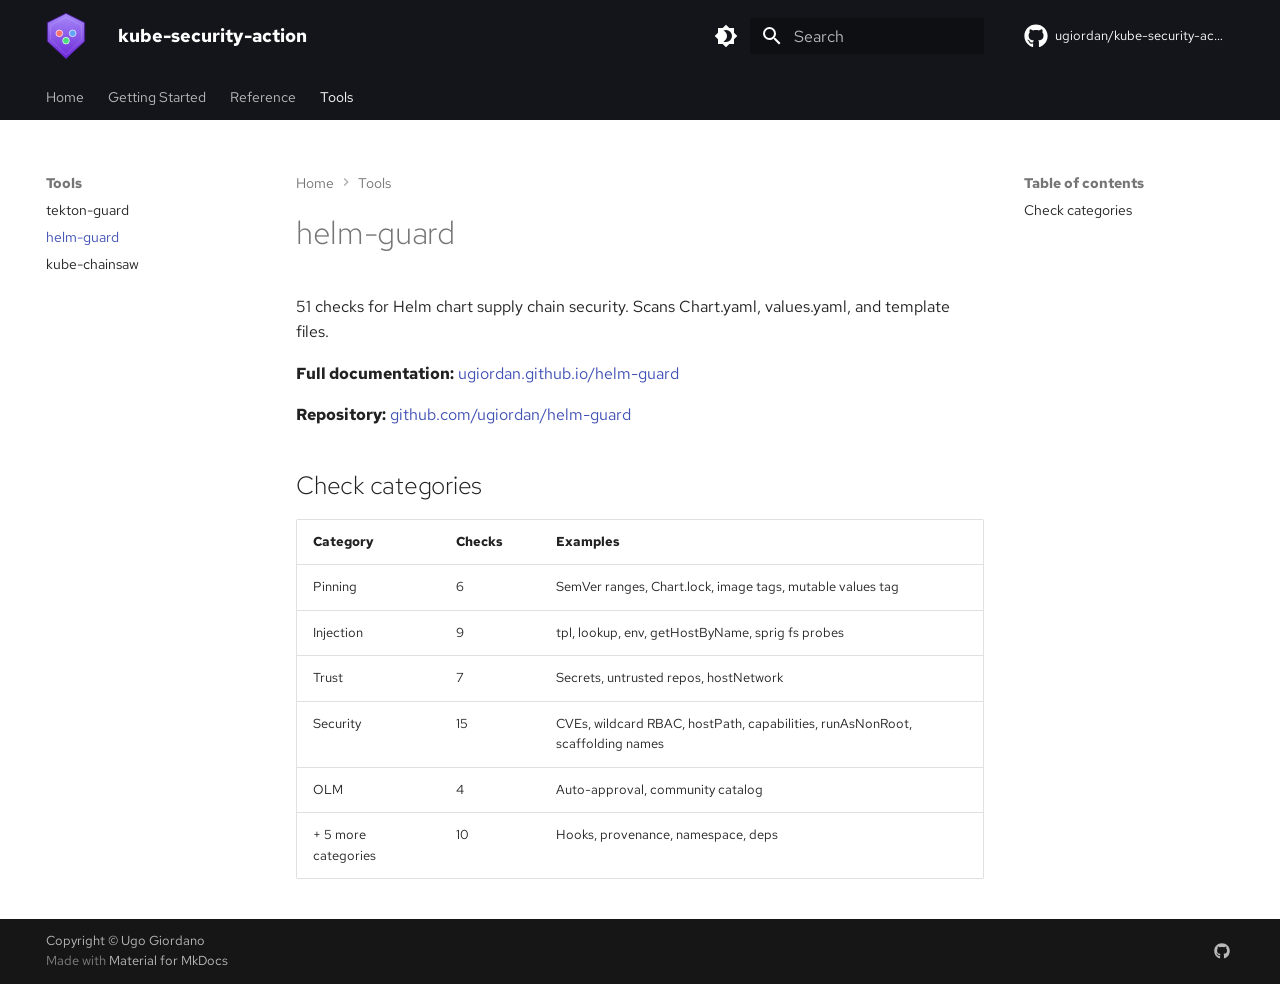
<file: tools/helm-guard/index.html>
<!DOCTYPE html><html lang="en" class="no-js"><head>
    
      <meta charset="utf-8">
      <meta name="viewport" content="width=device-width,initial-scale=1">
      
      
      
        <link rel="canonical" href="https://ugiordan.github.io/kube-security-action/tools/helm-guard/">
      
      
        <link rel="prev" href="../tekton-guard/">
      
      
        <link rel="next" href="../kube-chainsaw/">
      
      
        
      
      
      <link rel="icon" href="../../assets/images/favicon.png">
      <meta name="generator" content="mkdocs-1.6.1, mkdocs-material-9.7.7">
    
    
      
        <title>helm-guard - kube-security-action</title>
      
    
    
      <link rel="stylesheet" href="../../assets/stylesheets/main.ec1eaa64.min.css">
      
        
        <link rel="stylesheet" href="../../assets/stylesheets/palette.ab4e12ef.min.css">
      
      


    
    
      
    
    
      
        
        
        <link rel="preconnect" href="https://fonts.gstatic.com" crossorigin="">
        <link rel="stylesheet" href="https://fonts.googleapis.com/css?family=Red+Hat+Text:300,300i,400,400i,700,700i%7CRed+Hat+Mono:400,400i,700,700i&amp;display=fallback">
        <style>:root{--md-text-font:"Red Hat Text";--md-code-font:"Red Hat Mono"}</style>
      
    
    
      <link rel="stylesheet" href="../../assets/css/extra.css">
    
    <script>__md_scope=new URL("../..",location),__md_hash=e=>[...e].reduce(((e,_)=>(e<<5)-e+_.charCodeAt(0)),0),__md_get=(e,_=localStorage,t=__md_scope)=>JSON.parse(_.getItem(t.pathname+"."+e)),__md_set=(e,_,t=localStorage,a=__md_scope)=>{try{t.setItem(a.pathname+"."+e,JSON.stringify(_))}catch(e){}}</script>
    
      

    
    
  <link href="../../assets/stylesheets/glightbox.min.css" rel="stylesheet"><script src="../../assets/javascripts/glightbox.min.js"></script><style id="glightbox-style">
            html.glightbox-open { overflow: initial; height: 100%; }
            .gslide-title { margin-top: 0px; user-select: text; }
            .gslide-desc { color: #666; user-select: text; }
            .gslide-image img { background: white; }
            .gscrollbar-fixer { padding-right: 15px; }
            .gdesc-inner { font-size: 0.75rem; }
            body[data-md-color-scheme="slate"] .gdesc-inner { background: var(--md-default-bg-color); }
            body[data-md-color-scheme="slate"] .gslide-title { color: var(--md-default-fg-color); }
            body[data-md-color-scheme="slate"] .gslide-desc { color: var(--md-default-fg-color); }
        </style></head>
  
  
    
    
      
    
    
    
    
    <body dir="ltr" data-md-color-scheme="default" data-md-color-primary="black" data-md-color-accent="indigo">
  
    
    <input class="md-toggle" data-md-toggle="drawer" type="checkbox" id="__drawer" autocomplete="off">
    <input class="md-toggle" data-md-toggle="search" type="checkbox" id="__search" autocomplete="off">
    <label class="md-overlay" for="__drawer"></label>
    <div data-md-component="skip">
      
        
        <a href="#helm-guard" class="md-skip">
          Skip to content
        </a>
      
    </div>
    <div data-md-component="announce">
      
    </div>
    
    
      

<header class="md-header" data-md-component="header">
  <nav class="md-header__inner md-grid" aria-label="Header">
    <a href="../.." title="kube-security-action" class="md-header__button md-logo" aria-label="kube-security-action" data-md-component="logo">
      
  <img src="../../images/logo.svg" alt="logo">

    </a>
    <label class="md-header__button md-icon" for="__drawer">
      
      <svg xmlns="http://www.w3.org/2000/svg" viewBox="0 0 24 24"><path d="M3 6h18v2H3zm0 5h18v2H3zm0 5h18v2H3z"></path></svg>
    </label>
    <div class="md-header__title" data-md-component="header-title">
      <div class="md-header__ellipsis">
        <div class="md-header__topic">
          <span class="md-ellipsis">
            kube-security-action
          </span>
        </div>
        <div class="md-header__topic" data-md-component="header-topic">
          <span class="md-ellipsis">
            
              helm-guard
            
          </span>
        </div>
      </div>
    </div>
    
      
        <form class="md-header__option" data-md-component="palette">
  
    
    
    
    <input class="md-option" data-md-color-media="" data-md-color-scheme="default" data-md-color-primary="black" data-md-color-accent="indigo" aria-label="Switch to dark mode" type="radio" name="__palette" id="__palette_0">
    
      <label class="md-header__button md-icon" title="Switch to dark mode" for="__palette_1" hidden="">
        <svg xmlns="http://www.w3.org/2000/svg" viewBox="0 0 24 24"><path d="M12 18c-.89 0-1.74-.2-2.5-.55C11.56 16.5 13 14.42 13 12s-1.44-4.5-3.5-5.45C10.26 6.2 11.11 6 12 6a6 6 0 0 1 6 6 6 6 0 0 1-6 6m8-9.31V4h-4.69L12 .69 8.69 4H4v4.69L.69 12 4 15.31V20h4.69L12 23.31 15.31 20H20v-4.69L23.31 12z"></path></svg>
      </label>
    
  
    
    
    
    <input class="md-option" data-md-color-media="" data-md-color-scheme="slate" data-md-color-primary="black" data-md-color-accent="indigo" aria-label="Switch to light mode" type="radio" name="__palette" id="__palette_1">
    
      <label class="md-header__button md-icon" title="Switch to light mode" for="__palette_0" hidden="">
        <svg xmlns="http://www.w3.org/2000/svg" viewBox="0 0 24 24"><path d="M12 8a4 4 0 0 0-4 4 4 4 0 0 0 4 4 4 4 0 0 0 4-4 4 4 0 0 0-4-4m0 10a6 6 0 0 1-6-6 6 6 0 0 1 6-6 6 6 0 0 1 6 6 6 6 0 0 1-6 6m8-9.31V4h-4.69L12 .69 8.69 4H4v4.69L.69 12 4 15.31V20h4.69L12 23.31 15.31 20H20v-4.69L23.31 12z"></path></svg>
      </label>
    
  
</form>
      
    
    
      <script>var palette=__md_get("__palette");if(palette&&palette.color){if("(prefers-color-scheme)"===palette.color.media){var media=matchMedia("(prefers-color-scheme: light)"),input=document.querySelector(media.matches?"[data-md-color-media='(prefers-color-scheme: light)']":"[data-md-color-media='(prefers-color-scheme: dark)']");palette.color.media=input.getAttribute("data-md-color-media"),palette.color.scheme=input.getAttribute("data-md-color-scheme"),palette.color.primary=input.getAttribute("data-md-color-primary"),palette.color.accent=input.getAttribute("data-md-color-accent")}for(var[key,value]of Object.entries(palette.color))document.body.setAttribute("data-md-color-"+key,value)}</script>
    
    
    
      
      
        <label class="md-header__button md-icon" for="__search">
          
          <svg xmlns="http://www.w3.org/2000/svg" viewBox="0 0 24 24"><path d="M9.5 3A6.5 6.5 0 0 1 16 9.5c0 1.61-.59 3.09-1.56 4.23l.27.27h.79l5 5-1.5 1.5-5-5v-.79l-.27-.27A6.52 6.52 0 0 1 9.5 16 6.5 6.5 0 0 1 3 9.5 6.5 6.5 0 0 1 9.5 3m0 2C7 5 5 7 5 9.5S7 14 9.5 14 14 12 14 9.5 12 5 9.5 5"></path></svg>
        </label>
        <div class="md-search" data-md-component="search" role="dialog">
  <label class="md-search__overlay" for="__search"></label>
  <div class="md-search__inner" role="search">
    <form class="md-search__form" name="search">
      <input type="text" class="md-search__input" name="query" aria-label="Search" placeholder="Search" autocapitalize="off" autocorrect="off" autocomplete="off" spellcheck="false" data-md-component="search-query" required="">
      <label class="md-search__icon md-icon" for="__search">
        
        <svg xmlns="http://www.w3.org/2000/svg" viewBox="0 0 24 24"><path d="M9.5 3A6.5 6.5 0 0 1 16 9.5c0 1.61-.59 3.09-1.56 4.23l.27.27h.79l5 5-1.5 1.5-5-5v-.79l-.27-.27A6.52 6.52 0 0 1 9.5 16 6.5 6.5 0 0 1 3 9.5 6.5 6.5 0 0 1 9.5 3m0 2C7 5 5 7 5 9.5S7 14 9.5 14 14 12 14 9.5 12 5 9.5 5"></path></svg>
        
        <svg xmlns="http://www.w3.org/2000/svg" viewBox="0 0 24 24"><path d="M20 11v2H8l5.5 5.5-1.42 1.42L4.16 12l7.92-7.92L13.5 5.5 8 11z"></path></svg>
      </label>
      <nav class="md-search__options" aria-label="Search">
        
          <a href="javascript:void(0)" class="md-search__icon md-icon" title="Share" aria-label="Share" data-clipboard="" data-clipboard-text="" data-md-component="search-share" tabindex="-1">
            
            <svg xmlns="http://www.w3.org/2000/svg" viewBox="0 0 24 24"><path d="M18 16.08c-.76 0-1.44.3-1.96.77L8.91 12.7c.05-.23.09-.46.09-.7s-.04-.47-.09-.7l7.05-4.11c.54.5 1.25.81 2.04.81a3 3 0 0 0 3-3 3 3 0 0 0-3-3 3 3 0 0 0-3 3c0 .24.04.47.09.7L8.04 9.81C7.5 9.31 6.79 9 6 9a3 3 0 0 0-3 3 3 3 0 0 0 3 3c.79 0 1.5-.31 2.04-.81l7.12 4.15c-.05.21-.08.43-.08.66 0 1.61 1.31 2.91 2.92 2.91s2.92-1.3 2.92-2.91A2.92 2.92 0 0 0 18 16.08"></path></svg>
          </a>
        
        <button type="reset" class="md-search__icon md-icon" title="Clear" aria-label="Clear" tabindex="-1">
          
          <svg xmlns="http://www.w3.org/2000/svg" viewBox="0 0 24 24"><path d="M19 6.41 17.59 5 12 10.59 6.41 5 5 6.41 10.59 12 5 17.59 6.41 19 12 13.41 17.59 19 19 17.59 13.41 12z"></path></svg>
        </button>
      </nav>
      
        <div class="md-search__suggest" data-md-component="search-suggest"></div>
      
    </form>
    <div class="md-search__output">
      <div class="md-search__scrollwrap" tabindex="0" data-md-scrollfix="">
        <div class="md-search-result" data-md-component="search-result">
          <div class="md-search-result__meta">
            Initializing search
          </div>
          <ol class="md-search-result__list" role="presentation"></ol>
        </div>
      </div>
    </div>
  </div>
</div>
      
    
    
      <div class="md-header__source">
        <a href="https://github.com/ugiordan/kube-security-action" title="Go to repository" class="md-source" data-md-component="source">
  <div class="md-source__icon md-icon">
    
    <svg xmlns="http://www.w3.org/2000/svg" viewBox="0 0 512 512"><!--! Font Awesome Free 7.1.0 by @fontawesome - https://fontawesome.com License - https://fontawesome.com/license/free (Icons: CC BY 4.0, Fonts: SIL OFL 1.1, Code: MIT License) Copyright 2025 Fonticons, Inc.--><path d="M173.9 397.4c0 2-2.3 3.6-5.2 3.6-3.3.3-5.6-1.3-5.6-3.6 0-2 2.3-3.6 5.2-3.6 3-.3 5.6 1.3 5.6 3.6m-31.1-4.5c-.7 2 1.3 4.3 4.3 4.9 2.6 1 5.6 0 6.2-2s-1.3-4.3-4.3-5.2c-2.6-.7-5.5.3-6.2 2.3m44.2-1.7c-2.9.7-4.9 2.6-4.6 4.9.3 2 2.9 3.3 5.9 2.6 2.9-.7 4.9-2.6 4.6-4.6-.3-1.9-3-3.2-5.9-2.9M252.8 8C114.1 8 8 113.3 8 252c0 110.9 69.8 205.8 169.5 239.2 12.8 2.3 17.3-5.6 17.3-12.1 0-6.2-.3-40.4-.3-61.4 0 0-70 15-84.7-29.8 0 0-11.4-29.1-27.8-36.6 0 0-22.9-15.7 1.6-15.4 0 0 24.9 2 38.6 25.8 21.9 38.6 58.6 27.5 72.9 20.9 2.3-16 8.8-27.1 16-33.7-55.9-6.2-112.3-14.3-112.3-110.5 0-27.5 7.6-41.3 23.6-58.9-2.6-6.5-11.1-33.3 2.6-67.9 20.9-6.5 69 27 69 27 20-5.6 41.5-8.5 62.8-8.5s42.8 2.9 62.8 8.5c0 0 48.1-33.6 69-27 13.7 34.7 5.2 61.4 2.6 67.9 16 17.7 25.8 31.5 25.8 58.9 0 96.5-58.9 104.2-114.8 110.5 9.2 7.9 17 22.9 17 46.4 0 33.7-.3 75.4-.3 83.6 0 6.5 4.6 14.4 17.3 12.1C436.2 457.8 504 362.9 504 252 504 113.3 391.5 8 252.8 8M105.2 352.9c-1.3 1-1 3.3.7 5.2 1.6 1.6 3.9 2.3 5.2 1 1.3-1 1-3.3-.7-5.2-1.6-1.6-3.9-2.3-5.2-1m-10.8-8.1c-.7 1.3.3 2.9 2.3 3.9 1.6 1 3.6.7 4.3-.7.7-1.3-.3-2.9-2.3-3.9-2-.6-3.6-.3-4.3.7m32.4 35.6c-1.6 1.3-1 4.3 1.3 6.2 2.3 2.3 5.2 2.6 6.5 1 1.3-1.3.7-4.3-1.3-6.2-2.2-2.3-5.2-2.6-6.5-1m-11.4-14.7c-1.6 1-1.6 3.6 0 5.9s4.3 3.3 5.6 2.3c1.6-1.3 1.6-3.9 0-6.2-1.4-2.3-4-3.3-5.6-2"></path></svg>
  </div>
  <div class="md-source__repository">
    ugiordan/kube-security-action
  </div>
</a>
      </div>
    
  </nav>
  
</header>
    
    <div class="md-container" data-md-component="container">
      
      
        
          
            
<nav class="md-tabs" aria-label="Tabs" data-md-component="tabs">
  <div class="md-grid">
    <ul class="md-tabs__list">
      
        
  
  
  
  
    <li class="md-tabs__item">
      <a href="../.." class="md-tabs__link">
        
  
  
    
  
  Home

      </a>
    </li>
  

      
        
  
  
  
  
    
    
      <li class="md-tabs__item">
        <a href="../../getting-started/quickstart/" class="md-tabs__link">
          
  
  
    
  
  Getting Started

        </a>
      </li>
    
  

      
        
  
  
  
  
    
    
      <li class="md-tabs__item">
        <a href="../../reference/inputs/" class="md-tabs__link">
          
  
  
    
  
  Reference

        </a>
      </li>
    
  

      
        
  
  
  
    
  
  
    
    
      <li class="md-tabs__item md-tabs__item--active">
        <a href="../tekton-guard/" class="md-tabs__link">
          
  
  
    
  
  Tools

        </a>
      </li>
    
  

      
    </ul>
  </div>
</nav>
          
        
      
      <main class="md-main" data-md-component="main">
        <div class="md-main__inner md-grid">
          
            
              
              <div class="md-sidebar md-sidebar--primary" data-md-component="sidebar" data-md-type="navigation">
                <div class="md-sidebar__scrollwrap">
                  <div class="md-sidebar__inner">
                    


  


<nav class="md-nav md-nav--primary md-nav--lifted" aria-label="Navigation" data-md-level="0">
  <label class="md-nav__title" for="__drawer">
    <a href="../.." title="kube-security-action" class="md-nav__button md-logo" aria-label="kube-security-action" data-md-component="logo">
      
  <img src="../../images/logo.svg" alt="logo">

    </a>
    kube-security-action
  </label>
  
    <div class="md-nav__source">
      <a href="https://github.com/ugiordan/kube-security-action" title="Go to repository" class="md-source" data-md-component="source">
  <div class="md-source__icon md-icon">
    
    <svg xmlns="http://www.w3.org/2000/svg" viewBox="0 0 512 512"><!--! Font Awesome Free 7.1.0 by @fontawesome - https://fontawesome.com License - https://fontawesome.com/license/free (Icons: CC BY 4.0, Fonts: SIL OFL 1.1, Code: MIT License) Copyright 2025 Fonticons, Inc.--><path d="M173.9 397.4c0 2-2.3 3.6-5.2 3.6-3.3.3-5.6-1.3-5.6-3.6 0-2 2.3-3.6 5.2-3.6 3-.3 5.6 1.3 5.6 3.6m-31.1-4.5c-.7 2 1.3 4.3 4.3 4.9 2.6 1 5.6 0 6.2-2s-1.3-4.3-4.3-5.2c-2.6-.7-5.5.3-6.2 2.3m44.2-1.7c-2.9.7-4.9 2.6-4.6 4.9.3 2 2.9 3.3 5.9 2.6 2.9-.7 4.9-2.6 4.6-4.6-.3-1.9-3-3.2-5.9-2.9M252.8 8C114.1 8 8 113.3 8 252c0 110.9 69.8 205.8 169.5 239.2 12.8 2.3 17.3-5.6 17.3-12.1 0-6.2-.3-40.4-.3-61.4 0 0-70 15-84.7-29.8 0 0-11.4-29.1-27.8-36.6 0 0-22.9-15.7 1.6-15.4 0 0 24.9 2 38.6 25.8 21.9 38.6 58.6 27.5 72.9 20.9 2.3-16 8.8-27.1 16-33.7-55.9-6.2-112.3-14.3-112.3-110.5 0-27.5 7.6-41.3 23.6-58.9-2.6-6.5-11.1-33.3 2.6-67.9 20.9-6.5 69 27 69 27 20-5.6 41.5-8.5 62.8-8.5s42.8 2.9 62.8 8.5c0 0 48.1-33.6 69-27 13.7 34.7 5.2 61.4 2.6 67.9 16 17.7 25.8 31.5 25.8 58.9 0 96.5-58.9 104.2-114.8 110.5 9.2 7.9 17 22.9 17 46.4 0 33.7-.3 75.4-.3 83.6 0 6.5 4.6 14.4 17.3 12.1C436.2 457.8 504 362.9 504 252 504 113.3 391.5 8 252.8 8M105.2 352.9c-1.3 1-1 3.3.7 5.2 1.6 1.6 3.9 2.3 5.2 1 1.3-1 1-3.3-.7-5.2-1.6-1.6-3.9-2.3-5.2-1m-10.8-8.1c-.7 1.3.3 2.9 2.3 3.9 1.6 1 3.6.7 4.3-.7.7-1.3-.3-2.9-2.3-3.9-2-.6-3.6-.3-4.3.7m32.4 35.6c-1.6 1.3-1 4.3 1.3 6.2 2.3 2.3 5.2 2.6 6.5 1 1.3-1.3.7-4.3-1.3-6.2-2.2-2.3-5.2-2.6-6.5-1m-11.4-14.7c-1.6 1-1.6 3.6 0 5.9s4.3 3.3 5.6 2.3c1.6-1.3 1.6-3.9 0-6.2-1.4-2.3-4-3.3-5.6-2"></path></svg>
  </div>
  <div class="md-source__repository">
    ugiordan/kube-security-action
  </div>
</a>
    </div>
  
  <ul class="md-nav__list" data-md-scrollfix="">
    
      
      
  
  
  
  
    <li class="md-nav__item">
      <a href="../.." class="md-nav__link">
        
  
  
  <span class="md-ellipsis">
    
  
    Home
  

    
  </span>
  
  

      </a>
    </li>
  

    
      
      
  
  
  
  
    
    
      
        
      
        
      
    
    
    
      
      
        
      
    
    
    <li class="md-nav__item md-nav__item--nested">
      
        
        
        <input class="md-nav__toggle md-toggle " type="checkbox" id="__nav_2">
        
          
          <label class="md-nav__link" for="__nav_2" id="__nav_2_label" tabindex="0">
            
  
  
  <span class="md-ellipsis">
    
  
    Getting Started
  

    
  </span>
  
  

            <span class="md-nav__icon md-icon"></span>
          </label>
        
        <nav class="md-nav" data-md-level="1" aria-labelledby="__nav_2_label" aria-expanded="false">
          <label class="md-nav__title" for="__nav_2">
            <span class="md-nav__icon md-icon"></span>
            
  
    Getting Started
  

          </label>
          <ul class="md-nav__list" data-md-scrollfix="">
            
              
                
  
  
  
  
    <li class="md-nav__item">
      <a href="../../getting-started/quickstart/" class="md-nav__link">
        
  
  
  <span class="md-ellipsis">
    
  
    Quick Start
  

    
  </span>
  
  

      </a>
    </li>
  

              
            
              
                
  
  
  
  
    <li class="md-nav__item">
      <a href="../../getting-started/configuration/" class="md-nav__link">
        
  
  
  <span class="md-ellipsis">
    
  
    Configuration
  

    
  </span>
  
  

      </a>
    </li>
  

              
            
          </ul>
        </nav>
      
    </li>
  

    
      
      
  
  
  
  
    
    
      
        
      
        
      
    
    
    
      
      
        
      
    
    
    <li class="md-nav__item md-nav__item--nested">
      
        
        
        <input class="md-nav__toggle md-toggle " type="checkbox" id="__nav_3">
        
          
          <label class="md-nav__link" for="__nav_3" id="__nav_3_label" tabindex="0">
            
  
  
  <span class="md-ellipsis">
    
  
    Reference
  

    
  </span>
  
  

            <span class="md-nav__icon md-icon"></span>
          </label>
        
        <nav class="md-nav" data-md-level="1" aria-labelledby="__nav_3_label" aria-expanded="false">
          <label class="md-nav__title" for="__nav_3">
            <span class="md-nav__icon md-icon"></span>
            
  
    Reference
  

          </label>
          <ul class="md-nav__list" data-md-scrollfix="">
            
              
                
  
  
  
  
    <li class="md-nav__item">
      <a href="../../reference/inputs/" class="md-nav__link">
        
  
  
  <span class="md-ellipsis">
    
  
    Action Inputs
  

    
  </span>
  
  

      </a>
    </li>
  

              
            
              
                
  
  
  
  
    <li class="md-nav__item">
      <a href="../../reference/outputs/" class="md-nav__link">
        
  
  
  <span class="md-ellipsis">
    
  
    Action Outputs
  

    
  </span>
  
  

      </a>
    </li>
  

              
            
          </ul>
        </nav>
      
    </li>
  

    
      
      
  
  
    
  
  
  
    
    
      
        
      
        
      
        
      
    
    
    
      
        
        
      
      
        
      
    
    
    <li class="md-nav__item md-nav__item--active md-nav__item--section md-nav__item--nested">
      
        
        
        <input class="md-nav__toggle md-toggle " type="checkbox" id="__nav_4" checked="">
        
          
          <label class="md-nav__link" for="__nav_4" id="__nav_4_label" tabindex="">
            
  
  
  <span class="md-ellipsis">
    
  
    Tools
  

    
  </span>
  
  

            <span class="md-nav__icon md-icon"></span>
          </label>
        
        <nav class="md-nav" data-md-level="1" aria-labelledby="__nav_4_label" aria-expanded="true">
          <label class="md-nav__title" for="__nav_4">
            <span class="md-nav__icon md-icon"></span>
            
  
    Tools
  

          </label>
          <ul class="md-nav__list" data-md-scrollfix="">
            
              
                
  
  
  
  
    <li class="md-nav__item">
      <a href="../tekton-guard/" class="md-nav__link">
        
  
  
  <span class="md-ellipsis">
    
  
    tekton-guard
  

    
  </span>
  
  

      </a>
    </li>
  

              
            
              
                
  
  
    
  
  
  
    <li class="md-nav__item md-nav__item--active">
      
      <input class="md-nav__toggle md-toggle" type="checkbox" id="__toc">
      
      
        
      
      
        <label class="md-nav__link md-nav__link--active" for="__toc">
          
  
  
  <span class="md-ellipsis">
    
  
    helm-guard
  

    
  </span>
  
  

          <span class="md-nav__icon md-icon"></span>
        </label>
      
      <a href="./" class="md-nav__link md-nav__link--active">
        
  
  
  <span class="md-ellipsis">
    
  
    helm-guard
  

    
  </span>
  
  

      </a>
      
        

<nav class="md-nav md-nav--secondary" aria-label="Table of contents">
  
  
  
    
  
  
    <label class="md-nav__title" for="__toc">
      <span class="md-nav__icon md-icon"></span>
      Table of contents
    </label>
    <ul class="md-nav__list" data-md-component="toc" data-md-scrollfix="">
      
        <li class="md-nav__item">
  <a href="#check-categories" class="md-nav__link">
    <span class="md-ellipsis">
      
        Check categories
      
    </span>
  </a>
  
</li>
      
    </ul>
  
</nav>
      
    </li>
  

              
            
              
                
  
  
  
  
    <li class="md-nav__item">
      <a href="../kube-chainsaw/" class="md-nav__link">
        
  
  
  <span class="md-ellipsis">
    
  
    kube-chainsaw
  

    
  </span>
  
  

      </a>
    </li>
  

              
            
          </ul>
        </nav>
      
    </li>
  

    
  </ul>
</nav>
                  </div>
                </div>
              </div>
            
            
              
              <div class="md-sidebar md-sidebar--secondary" data-md-component="sidebar" data-md-type="toc">
                <div class="md-sidebar__scrollwrap">
                  <div class="md-sidebar__inner">
                    

<nav class="md-nav md-nav--secondary" aria-label="Table of contents">
  
  
  
    
  
  
    <label class="md-nav__title" for="__toc">
      <span class="md-nav__icon md-icon"></span>
      Table of contents
    </label>
    <ul class="md-nav__list" data-md-component="toc" data-md-scrollfix="">
      
        <li class="md-nav__item">
  <a href="#check-categories" class="md-nav__link">
    <span class="md-ellipsis">
      
        Check categories
      
    </span>
  </a>
  
</li>
      
    </ul>
  
</nav>
                  </div>
                </div>
              </div>
            
          
          
            <div class="md-content" data-md-component="content">
              
                



  


  <nav class="md-path" aria-label="Navigation">
    <ol class="md-path__list">
      
        
  
  
    <li class="md-path__item">
      <a href="../.." class="md-path__link">
        
  <span class="md-ellipsis">
    Home
  </span>

      </a>
    </li>
  

      
      
        
  
  
    
    
      <li class="md-path__item">
        <a href="../tekton-guard/" class="md-path__link">
          
  <span class="md-ellipsis">
    Tools
  </span>

        </a>
      </li>
    
  

      
    </ol>
  </nav>

              
              <article class="md-content__inner md-typeset">
                
                  


  
  


<h1 id="helm-guard">helm-guard<a class="headerlink" href="#helm-guard" title="Permanent link">¶</a></h1>
<p>51 checks for Helm chart supply chain security. Scans Chart.yaml, values.yaml, and template files.</p>
<p><strong>Full documentation:</strong> <a href="https://ugiordan.github.io/helm-guard/">ugiordan.github.io/helm-guard</a></p>
<p><strong>Repository:</strong> <a href="https://github.com/ugiordan/helm-guard">github.com/ugiordan/helm-guard</a></p>
<h2 id="check-categories">Check categories<a class="headerlink" href="#check-categories" title="Permanent link">¶</a></h2>
<table>
<thead>
<tr>
<th>Category</th>
<th>Checks</th>
<th>Examples</th>
</tr>
</thead>
<tbody>
<tr>
<td>Pinning</td>
<td>6</td>
<td>SemVer ranges, Chart.lock, image tags, mutable values tag</td>
</tr>
<tr>
<td>Injection</td>
<td>9</td>
<td>tpl, lookup, env, getHostByName, sprig fs probes</td>
</tr>
<tr>
<td>Trust</td>
<td>7</td>
<td>Secrets, untrusted repos, hostNetwork</td>
</tr>
<tr>
<td>Security</td>
<td>15</td>
<td>CVEs, wildcard RBAC, hostPath, capabilities, runAsNonRoot, scaffolding names</td>
</tr>
<tr>
<td>OLM</td>
<td>4</td>
<td>Auto-approval, community catalog</td>
</tr>
<tr>
<td>+ 5 more categories</td>
<td>10</td>
<td>Hooks, provenance, namespace, deps</td>
</tr>
</tbody>
</table>












                
              </article>
            </div>
          
          
  <script>var tabs=__md_get("__tabs");if(Array.isArray(tabs))e:for(var set of document.querySelectorAll(".tabbed-set")){var labels=set.querySelector(".tabbed-labels");for(var tab of tabs)for(var label of labels.getElementsByTagName("label"))if(label.innerText.trim()===tab){var input=document.getElementById(label.htmlFor);input.checked=!0;continue e}}</script>

<script>var target=document.getElementById(location.hash.slice(1));target&&target.name&&(target.checked=target.name.startsWith("__tabbed_"))</script>
        </div>
        
          <button type="button" class="md-top md-icon" data-md-component="top" hidden="">
  
  <svg xmlns="http://www.w3.org/2000/svg" viewBox="0 0 24 24"><path d="M13 20h-2V8l-5.5 5.5-1.42-1.42L12 4.16l7.92 7.92-1.42 1.42L13 8z"></path></svg>
  Back to top
</button>
        
      </main>
      
        <footer class="md-footer">
  
  <div class="md-footer-meta md-typeset">
    <div class="md-footer-meta__inner md-grid">
      <div class="md-copyright">
  
    <div class="md-copyright__highlight">
      Copyright © Ugo Giordano
    </div>
  
  
    Made with
    <a href="https://squidfunk.github.io/mkdocs-material/" target="_blank" rel="noopener">
      Material for MkDocs
    </a>
  
</div>
      
        
<div class="md-social">
  
    
    
    
    
      
      
    
    <a href="https://github.com/ugiordan/kube-security-action" target="_blank" rel="noopener" title="github.com" class="md-social__link">
      <svg xmlns="http://www.w3.org/2000/svg" viewBox="0 0 512 512"><!--! Font Awesome Free 7.1.0 by @fontawesome - https://fontawesome.com License - https://fontawesome.com/license/free (Icons: CC BY 4.0, Fonts: SIL OFL 1.1, Code: MIT License) Copyright 2025 Fonticons, Inc.--><path d="M173.9 397.4c0 2-2.3 3.6-5.2 3.6-3.3.3-5.6-1.3-5.6-3.6 0-2 2.3-3.6 5.2-3.6 3-.3 5.6 1.3 5.6 3.6m-31.1-4.5c-.7 2 1.3 4.3 4.3 4.9 2.6 1 5.6 0 6.2-2s-1.3-4.3-4.3-5.2c-2.6-.7-5.5.3-6.2 2.3m44.2-1.7c-2.9.7-4.9 2.6-4.6 4.9.3 2 2.9 3.3 5.9 2.6 2.9-.7 4.9-2.6 4.6-4.6-.3-1.9-3-3.2-5.9-2.9M252.8 8C114.1 8 8 113.3 8 252c0 110.9 69.8 205.8 169.5 239.2 12.8 2.3 17.3-5.6 17.3-12.1 0-6.2-.3-40.4-.3-61.4 0 0-70 15-84.7-29.8 0 0-11.4-29.1-27.8-36.6 0 0-22.9-15.7 1.6-15.4 0 0 24.9 2 38.6 25.8 21.9 38.6 58.6 27.5 72.9 20.9 2.3-16 8.8-27.1 16-33.7-55.9-6.2-112.3-14.3-112.3-110.5 0-27.5 7.6-41.3 23.6-58.9-2.6-6.5-11.1-33.3 2.6-67.9 20.9-6.5 69 27 69 27 20-5.6 41.5-8.5 62.8-8.5s42.8 2.9 62.8 8.5c0 0 48.1-33.6 69-27 13.7 34.7 5.2 61.4 2.6 67.9 16 17.7 25.8 31.5 25.8 58.9 0 96.5-58.9 104.2-114.8 110.5 9.2 7.9 17 22.9 17 46.4 0 33.7-.3 75.4-.3 83.6 0 6.5 4.6 14.4 17.3 12.1C436.2 457.8 504 362.9 504 252 504 113.3 391.5 8 252.8 8M105.2 352.9c-1.3 1-1 3.3.7 5.2 1.6 1.6 3.9 2.3 5.2 1 1.3-1 1-3.3-.7-5.2-1.6-1.6-3.9-2.3-5.2-1m-10.8-8.1c-.7 1.3.3 2.9 2.3 3.9 1.6 1 3.6.7 4.3-.7.7-1.3-.3-2.9-2.3-3.9-2-.6-3.6-.3-4.3.7m32.4 35.6c-1.6 1.3-1 4.3 1.3 6.2 2.3 2.3 5.2 2.6 6.5 1 1.3-1.3.7-4.3-1.3-6.2-2.2-2.3-5.2-2.6-6.5-1m-11.4-14.7c-1.6 1-1.6 3.6 0 5.9s4.3 3.3 5.6 2.3c1.6-1.3 1.6-3.9 0-6.2-1.4-2.3-4-3.3-5.6-2"></path></svg>
    </a>
  
</div>
      
    </div>
  </div>
</footer>
      
    </div>
    <div class="md-dialog" data-md-component="dialog">
      <div class="md-dialog__inner md-typeset"></div>
    </div>
    
    
    
      
      
      <script id="__config" type="application/json">{"annotate": null, "base": "../..", "features": ["navigation.tabs", "navigation.top", "navigation.indexes", "navigation.instant", "navigation.path", "navigation.sections", "search.suggest", "search.highlight", "search.share", "content.code.copy", "content.code.annotate", "content.tabs.link", "toc.follow"], "search": "../../assets/javascripts/workers/search.2c215733.min.js", "tags": null, "translations": {"clipboard.copied": "Copied to clipboard", "clipboard.copy": "Copy to clipboard", "search.result.more.one": "1 more on this page", "search.result.more.other": "# more on this page", "search.result.none": "No matching documents", "search.result.one": "1 matching document", "search.result.other": "# matching documents", "search.result.placeholder": "Type to start searching", "search.result.term.missing": "Missing", "select.version": "Select version"}, "version": null}</script>
    
    
      <script src="../../assets/javascripts/bundle.d7400e89.min.js"></script>
      
    
  
<script id="init-glightbox">const lightbox = GLightbox({"touchNavigation": true, "loop": false, "zoomable": true, "draggable": true, "openEffect": "zoom", "closeEffect": "zoom", "slideEffect": "slide"});
document$.subscribe(()=>{ lightbox.reload(); });
</script></body></html>
</file>
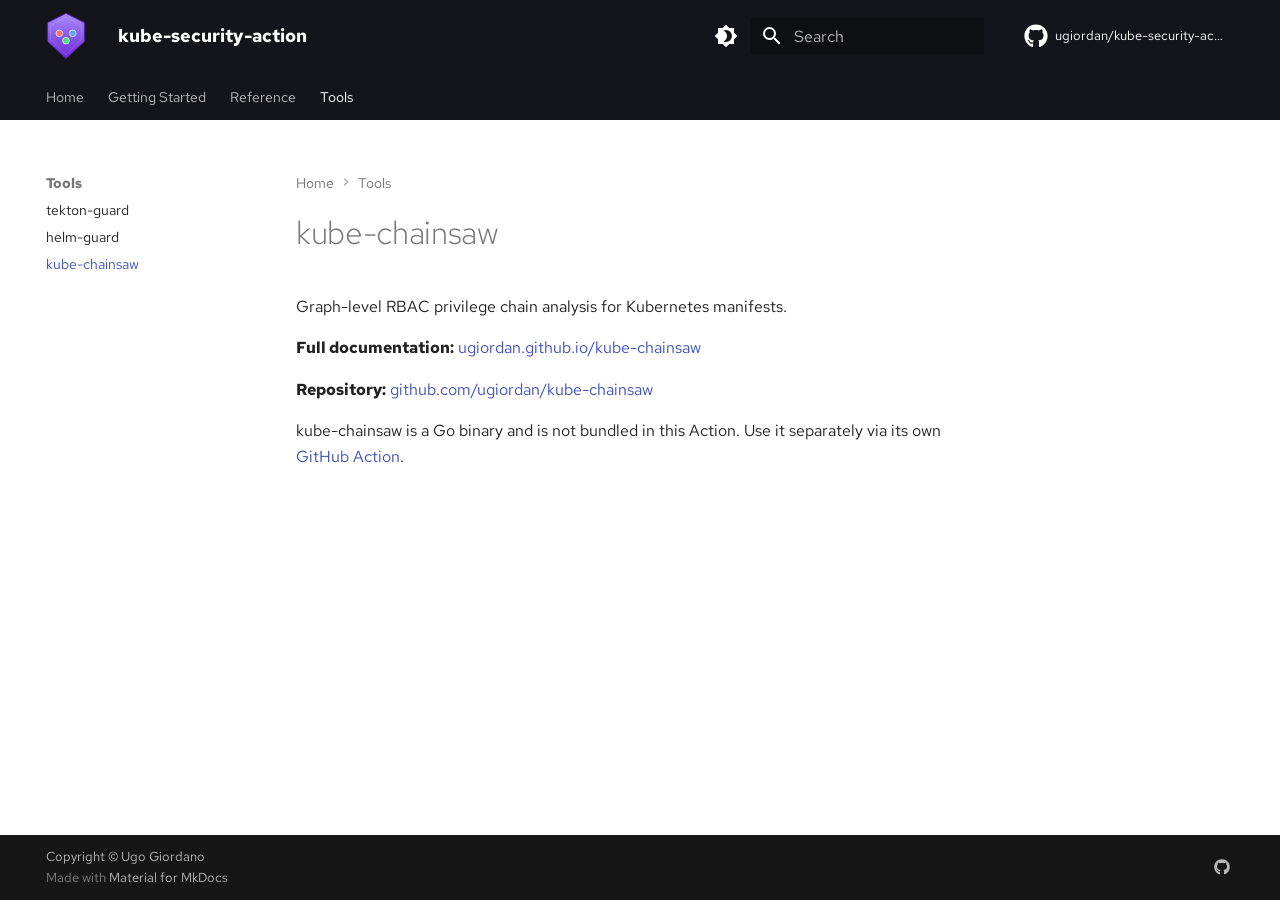
<file: tools/kube-chainsaw/index.html>
<!DOCTYPE html><html lang="en" class="no-js"><head>
    
      <meta charset="utf-8">
      <meta name="viewport" content="width=device-width,initial-scale=1">
      
      
      
        <link rel="canonical" href="https://ugiordan.github.io/kube-security-action/tools/kube-chainsaw/">
      
      
        <link rel="prev" href="../helm-guard/">
      
      
      
        
      
      
      <link rel="icon" href="../../assets/images/favicon.png">
      <meta name="generator" content="mkdocs-1.6.1, mkdocs-material-9.7.7">
    
    
      
        <title>kube-chainsaw - kube-security-action</title>
      
    
    
      <link rel="stylesheet" href="../../assets/stylesheets/main.ec1eaa64.min.css">
      
        
        <link rel="stylesheet" href="../../assets/stylesheets/palette.ab4e12ef.min.css">
      
      


    
    
      
    
    
      
        
        
        <link rel="preconnect" href="https://fonts.gstatic.com" crossorigin="">
        <link rel="stylesheet" href="https://fonts.googleapis.com/css?family=Red+Hat+Text:300,300i,400,400i,700,700i%7CRed+Hat+Mono:400,400i,700,700i&amp;display=fallback">
        <style>:root{--md-text-font:"Red Hat Text";--md-code-font:"Red Hat Mono"}</style>
      
    
    
      <link rel="stylesheet" href="../../assets/css/extra.css">
    
    <script>__md_scope=new URL("../..",location),__md_hash=e=>[...e].reduce(((e,_)=>(e<<5)-e+_.charCodeAt(0)),0),__md_get=(e,_=localStorage,t=__md_scope)=>JSON.parse(_.getItem(t.pathname+"."+e)),__md_set=(e,_,t=localStorage,a=__md_scope)=>{try{t.setItem(a.pathname+"."+e,JSON.stringify(_))}catch(e){}}</script>
    
      

    
    
  <link href="../../assets/stylesheets/glightbox.min.css" rel="stylesheet"><script src="../../assets/javascripts/glightbox.min.js"></script><style id="glightbox-style">
            html.glightbox-open { overflow: initial; height: 100%; }
            .gslide-title { margin-top: 0px; user-select: text; }
            .gslide-desc { color: #666; user-select: text; }
            .gslide-image img { background: white; }
            .gscrollbar-fixer { padding-right: 15px; }
            .gdesc-inner { font-size: 0.75rem; }
            body[data-md-color-scheme="slate"] .gdesc-inner { background: var(--md-default-bg-color); }
            body[data-md-color-scheme="slate"] .gslide-title { color: var(--md-default-fg-color); }
            body[data-md-color-scheme="slate"] .gslide-desc { color: var(--md-default-fg-color); }
        </style></head>
  
  
    
    
      
    
    
    
    
    <body dir="ltr" data-md-color-scheme="default" data-md-color-primary="black" data-md-color-accent="indigo">
  
    
    <input class="md-toggle" data-md-toggle="drawer" type="checkbox" id="__drawer" autocomplete="off">
    <input class="md-toggle" data-md-toggle="search" type="checkbox" id="__search" autocomplete="off">
    <label class="md-overlay" for="__drawer"></label>
    <div data-md-component="skip">
      
        
        <a href="#kube-chainsaw" class="md-skip">
          Skip to content
        </a>
      
    </div>
    <div data-md-component="announce">
      
    </div>
    
    
      

<header class="md-header" data-md-component="header">
  <nav class="md-header__inner md-grid" aria-label="Header">
    <a href="../.." title="kube-security-action" class="md-header__button md-logo" aria-label="kube-security-action" data-md-component="logo">
      
  <img src="../../images/logo.svg" alt="logo">

    </a>
    <label class="md-header__button md-icon" for="__drawer">
      
      <svg xmlns="http://www.w3.org/2000/svg" viewBox="0 0 24 24"><path d="M3 6h18v2H3zm0 5h18v2H3zm0 5h18v2H3z"></path></svg>
    </label>
    <div class="md-header__title" data-md-component="header-title">
      <div class="md-header__ellipsis">
        <div class="md-header__topic">
          <span class="md-ellipsis">
            kube-security-action
          </span>
        </div>
        <div class="md-header__topic" data-md-component="header-topic">
          <span class="md-ellipsis">
            
              kube-chainsaw
            
          </span>
        </div>
      </div>
    </div>
    
      
        <form class="md-header__option" data-md-component="palette">
  
    
    
    
    <input class="md-option" data-md-color-media="" data-md-color-scheme="default" data-md-color-primary="black" data-md-color-accent="indigo" aria-label="Switch to dark mode" type="radio" name="__palette" id="__palette_0">
    
      <label class="md-header__button md-icon" title="Switch to dark mode" for="__palette_1" hidden="">
        <svg xmlns="http://www.w3.org/2000/svg" viewBox="0 0 24 24"><path d="M12 18c-.89 0-1.74-.2-2.5-.55C11.56 16.5 13 14.42 13 12s-1.44-4.5-3.5-5.45C10.26 6.2 11.11 6 12 6a6 6 0 0 1 6 6 6 6 0 0 1-6 6m8-9.31V4h-4.69L12 .69 8.69 4H4v4.69L.69 12 4 15.31V20h4.69L12 23.31 15.31 20H20v-4.69L23.31 12z"></path></svg>
      </label>
    
  
    
    
    
    <input class="md-option" data-md-color-media="" data-md-color-scheme="slate" data-md-color-primary="black" data-md-color-accent="indigo" aria-label="Switch to light mode" type="radio" name="__palette" id="__palette_1">
    
      <label class="md-header__button md-icon" title="Switch to light mode" for="__palette_0" hidden="">
        <svg xmlns="http://www.w3.org/2000/svg" viewBox="0 0 24 24"><path d="M12 8a4 4 0 0 0-4 4 4 4 0 0 0 4 4 4 4 0 0 0 4-4 4 4 0 0 0-4-4m0 10a6 6 0 0 1-6-6 6 6 0 0 1 6-6 6 6 0 0 1 6 6 6 6 0 0 1-6 6m8-9.31V4h-4.69L12 .69 8.69 4H4v4.69L.69 12 4 15.31V20h4.69L12 23.31 15.31 20H20v-4.69L23.31 12z"></path></svg>
      </label>
    
  
</form>
      
    
    
      <script>var palette=__md_get("__palette");if(palette&&palette.color){if("(prefers-color-scheme)"===palette.color.media){var media=matchMedia("(prefers-color-scheme: light)"),input=document.querySelector(media.matches?"[data-md-color-media='(prefers-color-scheme: light)']":"[data-md-color-media='(prefers-color-scheme: dark)']");palette.color.media=input.getAttribute("data-md-color-media"),palette.color.scheme=input.getAttribute("data-md-color-scheme"),palette.color.primary=input.getAttribute("data-md-color-primary"),palette.color.accent=input.getAttribute("data-md-color-accent")}for(var[key,value]of Object.entries(palette.color))document.body.setAttribute("data-md-color-"+key,value)}</script>
    
    
    
      
      
        <label class="md-header__button md-icon" for="__search">
          
          <svg xmlns="http://www.w3.org/2000/svg" viewBox="0 0 24 24"><path d="M9.5 3A6.5 6.5 0 0 1 16 9.5c0 1.61-.59 3.09-1.56 4.23l.27.27h.79l5 5-1.5 1.5-5-5v-.79l-.27-.27A6.52 6.52 0 0 1 9.5 16 6.5 6.5 0 0 1 3 9.5 6.5 6.5 0 0 1 9.5 3m0 2C7 5 5 7 5 9.5S7 14 9.5 14 14 12 14 9.5 12 5 9.5 5"></path></svg>
        </label>
        <div class="md-search" data-md-component="search" role="dialog">
  <label class="md-search__overlay" for="__search"></label>
  <div class="md-search__inner" role="search">
    <form class="md-search__form" name="search">
      <input type="text" class="md-search__input" name="query" aria-label="Search" placeholder="Search" autocapitalize="off" autocorrect="off" autocomplete="off" spellcheck="false" data-md-component="search-query" required="">
      <label class="md-search__icon md-icon" for="__search">
        
        <svg xmlns="http://www.w3.org/2000/svg" viewBox="0 0 24 24"><path d="M9.5 3A6.5 6.5 0 0 1 16 9.5c0 1.61-.59 3.09-1.56 4.23l.27.27h.79l5 5-1.5 1.5-5-5v-.79l-.27-.27A6.52 6.52 0 0 1 9.5 16 6.5 6.5 0 0 1 3 9.5 6.5 6.5 0 0 1 9.5 3m0 2C7 5 5 7 5 9.5S7 14 9.5 14 14 12 14 9.5 12 5 9.5 5"></path></svg>
        
        <svg xmlns="http://www.w3.org/2000/svg" viewBox="0 0 24 24"><path d="M20 11v2H8l5.5 5.5-1.42 1.42L4.16 12l7.92-7.92L13.5 5.5 8 11z"></path></svg>
      </label>
      <nav class="md-search__options" aria-label="Search">
        
          <a href="javascript:void(0)" class="md-search__icon md-icon" title="Share" aria-label="Share" data-clipboard="" data-clipboard-text="" data-md-component="search-share" tabindex="-1">
            
            <svg xmlns="http://www.w3.org/2000/svg" viewBox="0 0 24 24"><path d="M18 16.08c-.76 0-1.44.3-1.96.77L8.91 12.7c.05-.23.09-.46.09-.7s-.04-.47-.09-.7l7.05-4.11c.54.5 1.25.81 2.04.81a3 3 0 0 0 3-3 3 3 0 0 0-3-3 3 3 0 0 0-3 3c0 .24.04.47.09.7L8.04 9.81C7.5 9.31 6.79 9 6 9a3 3 0 0 0-3 3 3 3 0 0 0 3 3c.79 0 1.5-.31 2.04-.81l7.12 4.15c-.05.21-.08.43-.08.66 0 1.61 1.31 2.91 2.92 2.91s2.92-1.3 2.92-2.91A2.92 2.92 0 0 0 18 16.08"></path></svg>
          </a>
        
        <button type="reset" class="md-search__icon md-icon" title="Clear" aria-label="Clear" tabindex="-1">
          
          <svg xmlns="http://www.w3.org/2000/svg" viewBox="0 0 24 24"><path d="M19 6.41 17.59 5 12 10.59 6.41 5 5 6.41 10.59 12 5 17.59 6.41 19 12 13.41 17.59 19 19 17.59 13.41 12z"></path></svg>
        </button>
      </nav>
      
        <div class="md-search__suggest" data-md-component="search-suggest"></div>
      
    </form>
    <div class="md-search__output">
      <div class="md-search__scrollwrap" tabindex="0" data-md-scrollfix="">
        <div class="md-search-result" data-md-component="search-result">
          <div class="md-search-result__meta">
            Initializing search
          </div>
          <ol class="md-search-result__list" role="presentation"></ol>
        </div>
      </div>
    </div>
  </div>
</div>
      
    
    
      <div class="md-header__source">
        <a href="https://github.com/ugiordan/kube-security-action" title="Go to repository" class="md-source" data-md-component="source">
  <div class="md-source__icon md-icon">
    
    <svg xmlns="http://www.w3.org/2000/svg" viewBox="0 0 512 512"><!--! Font Awesome Free 7.1.0 by @fontawesome - https://fontawesome.com License - https://fontawesome.com/license/free (Icons: CC BY 4.0, Fonts: SIL OFL 1.1, Code: MIT License) Copyright 2025 Fonticons, Inc.--><path d="M173.9 397.4c0 2-2.3 3.6-5.2 3.6-3.3.3-5.6-1.3-5.6-3.6 0-2 2.3-3.6 5.2-3.6 3-.3 5.6 1.3 5.6 3.6m-31.1-4.5c-.7 2 1.3 4.3 4.3 4.9 2.6 1 5.6 0 6.2-2s-1.3-4.3-4.3-5.2c-2.6-.7-5.5.3-6.2 2.3m44.2-1.7c-2.9.7-4.9 2.6-4.6 4.9.3 2 2.9 3.3 5.9 2.6 2.9-.7 4.9-2.6 4.6-4.6-.3-1.9-3-3.2-5.9-2.9M252.8 8C114.1 8 8 113.3 8 252c0 110.9 69.8 205.8 169.5 239.2 12.8 2.3 17.3-5.6 17.3-12.1 0-6.2-.3-40.4-.3-61.4 0 0-70 15-84.7-29.8 0 0-11.4-29.1-27.8-36.6 0 0-22.9-15.7 1.6-15.4 0 0 24.9 2 38.6 25.8 21.9 38.6 58.6 27.5 72.9 20.9 2.3-16 8.8-27.1 16-33.7-55.9-6.2-112.3-14.3-112.3-110.5 0-27.5 7.6-41.3 23.6-58.9-2.6-6.5-11.1-33.3 2.6-67.9 20.9-6.5 69 27 69 27 20-5.6 41.5-8.5 62.8-8.5s42.8 2.9 62.8 8.5c0 0 48.1-33.6 69-27 13.7 34.7 5.2 61.4 2.6 67.9 16 17.7 25.8 31.5 25.8 58.9 0 96.5-58.9 104.2-114.8 110.5 9.2 7.9 17 22.9 17 46.4 0 33.7-.3 75.4-.3 83.6 0 6.5 4.6 14.4 17.3 12.1C436.2 457.8 504 362.9 504 252 504 113.3 391.5 8 252.8 8M105.2 352.9c-1.3 1-1 3.3.7 5.2 1.6 1.6 3.9 2.3 5.2 1 1.3-1 1-3.3-.7-5.2-1.6-1.6-3.9-2.3-5.2-1m-10.8-8.1c-.7 1.3.3 2.9 2.3 3.9 1.6 1 3.6.7 4.3-.7.7-1.3-.3-2.9-2.3-3.9-2-.6-3.6-.3-4.3.7m32.4 35.6c-1.6 1.3-1 4.3 1.3 6.2 2.3 2.3 5.2 2.6 6.5 1 1.3-1.3.7-4.3-1.3-6.2-2.2-2.3-5.2-2.6-6.5-1m-11.4-14.7c-1.6 1-1.6 3.6 0 5.9s4.3 3.3 5.6 2.3c1.6-1.3 1.6-3.9 0-6.2-1.4-2.3-4-3.3-5.6-2"></path></svg>
  </div>
  <div class="md-source__repository">
    ugiordan/kube-security-action
  </div>
</a>
      </div>
    
  </nav>
  
</header>
    
    <div class="md-container" data-md-component="container">
      
      
        
          
            
<nav class="md-tabs" aria-label="Tabs" data-md-component="tabs">
  <div class="md-grid">
    <ul class="md-tabs__list">
      
        
  
  
  
  
    <li class="md-tabs__item">
      <a href="../.." class="md-tabs__link">
        
  
  
    
  
  Home

      </a>
    </li>
  

      
        
  
  
  
  
    
    
      <li class="md-tabs__item">
        <a href="../../getting-started/quickstart/" class="md-tabs__link">
          
  
  
    
  
  Getting Started

        </a>
      </li>
    
  

      
        
  
  
  
  
    
    
      <li class="md-tabs__item">
        <a href="../../reference/inputs/" class="md-tabs__link">
          
  
  
    
  
  Reference

        </a>
      </li>
    
  

      
        
  
  
  
    
  
  
    
    
      <li class="md-tabs__item md-tabs__item--active">
        <a href="../tekton-guard/" class="md-tabs__link">
          
  
  
    
  
  Tools

        </a>
      </li>
    
  

      
    </ul>
  </div>
</nav>
          
        
      
      <main class="md-main" data-md-component="main">
        <div class="md-main__inner md-grid">
          
            
              
              <div class="md-sidebar md-sidebar--primary" data-md-component="sidebar" data-md-type="navigation">
                <div class="md-sidebar__scrollwrap">
                  <div class="md-sidebar__inner">
                    


  


<nav class="md-nav md-nav--primary md-nav--lifted" aria-label="Navigation" data-md-level="0">
  <label class="md-nav__title" for="__drawer">
    <a href="../.." title="kube-security-action" class="md-nav__button md-logo" aria-label="kube-security-action" data-md-component="logo">
      
  <img src="../../images/logo.svg" alt="logo">

    </a>
    kube-security-action
  </label>
  
    <div class="md-nav__source">
      <a href="https://github.com/ugiordan/kube-security-action" title="Go to repository" class="md-source" data-md-component="source">
  <div class="md-source__icon md-icon">
    
    <svg xmlns="http://www.w3.org/2000/svg" viewBox="0 0 512 512"><!--! Font Awesome Free 7.1.0 by @fontawesome - https://fontawesome.com License - https://fontawesome.com/license/free (Icons: CC BY 4.0, Fonts: SIL OFL 1.1, Code: MIT License) Copyright 2025 Fonticons, Inc.--><path d="M173.9 397.4c0 2-2.3 3.6-5.2 3.6-3.3.3-5.6-1.3-5.6-3.6 0-2 2.3-3.6 5.2-3.6 3-.3 5.6 1.3 5.6 3.6m-31.1-4.5c-.7 2 1.3 4.3 4.3 4.9 2.6 1 5.6 0 6.2-2s-1.3-4.3-4.3-5.2c-2.6-.7-5.5.3-6.2 2.3m44.2-1.7c-2.9.7-4.9 2.6-4.6 4.9.3 2 2.9 3.3 5.9 2.6 2.9-.7 4.9-2.6 4.6-4.6-.3-1.9-3-3.2-5.9-2.9M252.8 8C114.1 8 8 113.3 8 252c0 110.9 69.8 205.8 169.5 239.2 12.8 2.3 17.3-5.6 17.3-12.1 0-6.2-.3-40.4-.3-61.4 0 0-70 15-84.7-29.8 0 0-11.4-29.1-27.8-36.6 0 0-22.9-15.7 1.6-15.4 0 0 24.9 2 38.6 25.8 21.9 38.6 58.6 27.5 72.9 20.9 2.3-16 8.8-27.1 16-33.7-55.9-6.2-112.3-14.3-112.3-110.5 0-27.5 7.6-41.3 23.6-58.9-2.6-6.5-11.1-33.3 2.6-67.9 20.9-6.5 69 27 69 27 20-5.6 41.5-8.5 62.8-8.5s42.8 2.9 62.8 8.5c0 0 48.1-33.6 69-27 13.7 34.7 5.2 61.4 2.6 67.9 16 17.7 25.8 31.5 25.8 58.9 0 96.5-58.9 104.2-114.8 110.5 9.2 7.9 17 22.9 17 46.4 0 33.7-.3 75.4-.3 83.6 0 6.5 4.6 14.4 17.3 12.1C436.2 457.8 504 362.9 504 252 504 113.3 391.5 8 252.8 8M105.2 352.9c-1.3 1-1 3.3.7 5.2 1.6 1.6 3.9 2.3 5.2 1 1.3-1 1-3.3-.7-5.2-1.6-1.6-3.9-2.3-5.2-1m-10.8-8.1c-.7 1.3.3 2.9 2.3 3.9 1.6 1 3.6.7 4.3-.7.7-1.3-.3-2.9-2.3-3.9-2-.6-3.6-.3-4.3.7m32.4 35.6c-1.6 1.3-1 4.3 1.3 6.2 2.3 2.3 5.2 2.6 6.5 1 1.3-1.3.7-4.3-1.3-6.2-2.2-2.3-5.2-2.6-6.5-1m-11.4-14.7c-1.6 1-1.6 3.6 0 5.9s4.3 3.3 5.6 2.3c1.6-1.3 1.6-3.9 0-6.2-1.4-2.3-4-3.3-5.6-2"></path></svg>
  </div>
  <div class="md-source__repository">
    ugiordan/kube-security-action
  </div>
</a>
    </div>
  
  <ul class="md-nav__list" data-md-scrollfix="">
    
      
      
  
  
  
  
    <li class="md-nav__item">
      <a href="../.." class="md-nav__link">
        
  
  
  <span class="md-ellipsis">
    
  
    Home
  

    
  </span>
  
  

      </a>
    </li>
  

    
      
      
  
  
  
  
    
    
      
        
      
        
      
    
    
    
      
      
        
      
    
    
    <li class="md-nav__item md-nav__item--nested">
      
        
        
        <input class="md-nav__toggle md-toggle " type="checkbox" id="__nav_2">
        
          
          <label class="md-nav__link" for="__nav_2" id="__nav_2_label" tabindex="0">
            
  
  
  <span class="md-ellipsis">
    
  
    Getting Started
  

    
  </span>
  
  

            <span class="md-nav__icon md-icon"></span>
          </label>
        
        <nav class="md-nav" data-md-level="1" aria-labelledby="__nav_2_label" aria-expanded="false">
          <label class="md-nav__title" for="__nav_2">
            <span class="md-nav__icon md-icon"></span>
            
  
    Getting Started
  

          </label>
          <ul class="md-nav__list" data-md-scrollfix="">
            
              
                
  
  
  
  
    <li class="md-nav__item">
      <a href="../../getting-started/quickstart/" class="md-nav__link">
        
  
  
  <span class="md-ellipsis">
    
  
    Quick Start
  

    
  </span>
  
  

      </a>
    </li>
  

              
            
              
                
  
  
  
  
    <li class="md-nav__item">
      <a href="../../getting-started/configuration/" class="md-nav__link">
        
  
  
  <span class="md-ellipsis">
    
  
    Configuration
  

    
  </span>
  
  

      </a>
    </li>
  

              
            
          </ul>
        </nav>
      
    </li>
  

    
      
      
  
  
  
  
    
    
      
        
      
        
      
    
    
    
      
      
        
      
    
    
    <li class="md-nav__item md-nav__item--nested">
      
        
        
        <input class="md-nav__toggle md-toggle " type="checkbox" id="__nav_3">
        
          
          <label class="md-nav__link" for="__nav_3" id="__nav_3_label" tabindex="0">
            
  
  
  <span class="md-ellipsis">
    
  
    Reference
  

    
  </span>
  
  

            <span class="md-nav__icon md-icon"></span>
          </label>
        
        <nav class="md-nav" data-md-level="1" aria-labelledby="__nav_3_label" aria-expanded="false">
          <label class="md-nav__title" for="__nav_3">
            <span class="md-nav__icon md-icon"></span>
            
  
    Reference
  

          </label>
          <ul class="md-nav__list" data-md-scrollfix="">
            
              
                
  
  
  
  
    <li class="md-nav__item">
      <a href="../../reference/inputs/" class="md-nav__link">
        
  
  
  <span class="md-ellipsis">
    
  
    Action Inputs
  

    
  </span>
  
  

      </a>
    </li>
  

              
            
              
                
  
  
  
  
    <li class="md-nav__item">
      <a href="../../reference/outputs/" class="md-nav__link">
        
  
  
  <span class="md-ellipsis">
    
  
    Action Outputs
  

    
  </span>
  
  

      </a>
    </li>
  

              
            
          </ul>
        </nav>
      
    </li>
  

    
      
      
  
  
    
  
  
  
    
    
      
        
      
        
      
        
      
    
    
    
      
        
        
      
      
        
      
    
    
    <li class="md-nav__item md-nav__item--active md-nav__item--section md-nav__item--nested">
      
        
        
        <input class="md-nav__toggle md-toggle " type="checkbox" id="__nav_4" checked="">
        
          
          <label class="md-nav__link" for="__nav_4" id="__nav_4_label" tabindex="">
            
  
  
  <span class="md-ellipsis">
    
  
    Tools
  

    
  </span>
  
  

            <span class="md-nav__icon md-icon"></span>
          </label>
        
        <nav class="md-nav" data-md-level="1" aria-labelledby="__nav_4_label" aria-expanded="true">
          <label class="md-nav__title" for="__nav_4">
            <span class="md-nav__icon md-icon"></span>
            
  
    Tools
  

          </label>
          <ul class="md-nav__list" data-md-scrollfix="">
            
              
                
  
  
  
  
    <li class="md-nav__item">
      <a href="../tekton-guard/" class="md-nav__link">
        
  
  
  <span class="md-ellipsis">
    
  
    tekton-guard
  

    
  </span>
  
  

      </a>
    </li>
  

              
            
              
                
  
  
  
  
    <li class="md-nav__item">
      <a href="../helm-guard/" class="md-nav__link">
        
  
  
  <span class="md-ellipsis">
    
  
    helm-guard
  

    
  </span>
  
  

      </a>
    </li>
  

              
            
              
                
  
  
    
  
  
  
    <li class="md-nav__item md-nav__item--active">
      
      <input class="md-nav__toggle md-toggle" type="checkbox" id="__toc">
      
      
        
      
      
      <a href="./" class="md-nav__link md-nav__link--active">
        
  
  
  <span class="md-ellipsis">
    
  
    kube-chainsaw
  

    
  </span>
  
  

      </a>
      
    </li>
  

              
            
          </ul>
        </nav>
      
    </li>
  

    
  </ul>
</nav>
                  </div>
                </div>
              </div>
            
            
              
              <div class="md-sidebar md-sidebar--secondary" data-md-component="sidebar" data-md-type="toc">
                <div class="md-sidebar__scrollwrap">
                  <div class="md-sidebar__inner">
                    

<nav class="md-nav md-nav--secondary" aria-label="Table of contents">
  
  
  
    
  
  
</nav>
                  </div>
                </div>
              </div>
            
          
          
            <div class="md-content" data-md-component="content">
              
                



  


  <nav class="md-path" aria-label="Navigation">
    <ol class="md-path__list">
      
        
  
  
    <li class="md-path__item">
      <a href="../.." class="md-path__link">
        
  <span class="md-ellipsis">
    Home
  </span>

      </a>
    </li>
  

      
      
        
  
  
    
    
      <li class="md-path__item">
        <a href="../tekton-guard/" class="md-path__link">
          
  <span class="md-ellipsis">
    Tools
  </span>

        </a>
      </li>
    
  

      
    </ol>
  </nav>

              
              <article class="md-content__inner md-typeset">
                
                  


  
  


<h1 id="kube-chainsaw">kube-chainsaw<a class="headerlink" href="#kube-chainsaw" title="Permanent link">¶</a></h1>
<p>Graph-level RBAC privilege chain analysis for Kubernetes manifests.</p>
<p><strong>Full documentation:</strong> <a href="https://ugiordan.github.io/kube-chainsaw/">ugiordan.github.io/kube-chainsaw</a></p>
<p><strong>Repository:</strong> <a href="https://github.com/ugiordan/kube-chainsaw">github.com/ugiordan/kube-chainsaw</a></p>
<p>kube-chainsaw is a Go binary and is not bundled in this Action. Use it separately via its own <a href="https://github.com/ugiordan/kube-chainsaw#github-action">GitHub Action</a>.</p>












                
              </article>
            </div>
          
          
  <script>var tabs=__md_get("__tabs");if(Array.isArray(tabs))e:for(var set of document.querySelectorAll(".tabbed-set")){var labels=set.querySelector(".tabbed-labels");for(var tab of tabs)for(var label of labels.getElementsByTagName("label"))if(label.innerText.trim()===tab){var input=document.getElementById(label.htmlFor);input.checked=!0;continue e}}</script>

<script>var target=document.getElementById(location.hash.slice(1));target&&target.name&&(target.checked=target.name.startsWith("__tabbed_"))</script>
        </div>
        
          <button type="button" class="md-top md-icon" data-md-component="top" hidden="">
  
  <svg xmlns="http://www.w3.org/2000/svg" viewBox="0 0 24 24"><path d="M13 20h-2V8l-5.5 5.5-1.42-1.42L12 4.16l7.92 7.92-1.42 1.42L13 8z"></path></svg>
  Back to top
</button>
        
      </main>
      
        <footer class="md-footer">
  
  <div class="md-footer-meta md-typeset">
    <div class="md-footer-meta__inner md-grid">
      <div class="md-copyright">
  
    <div class="md-copyright__highlight">
      Copyright © Ugo Giordano
    </div>
  
  
    Made with
    <a href="https://squidfunk.github.io/mkdocs-material/" target="_blank" rel="noopener">
      Material for MkDocs
    </a>
  
</div>
      
        
<div class="md-social">
  
    
    
    
    
      
      
    
    <a href="https://github.com/ugiordan/kube-security-action" target="_blank" rel="noopener" title="github.com" class="md-social__link">
      <svg xmlns="http://www.w3.org/2000/svg" viewBox="0 0 512 512"><!--! Font Awesome Free 7.1.0 by @fontawesome - https://fontawesome.com License - https://fontawesome.com/license/free (Icons: CC BY 4.0, Fonts: SIL OFL 1.1, Code: MIT License) Copyright 2025 Fonticons, Inc.--><path d="M173.9 397.4c0 2-2.3 3.6-5.2 3.6-3.3.3-5.6-1.3-5.6-3.6 0-2 2.3-3.6 5.2-3.6 3-.3 5.6 1.3 5.6 3.6m-31.1-4.5c-.7 2 1.3 4.3 4.3 4.9 2.6 1 5.6 0 6.2-2s-1.3-4.3-4.3-5.2c-2.6-.7-5.5.3-6.2 2.3m44.2-1.7c-2.9.7-4.9 2.6-4.6 4.9.3 2 2.9 3.3 5.9 2.6 2.9-.7 4.9-2.6 4.6-4.6-.3-1.9-3-3.2-5.9-2.9M252.8 8C114.1 8 8 113.3 8 252c0 110.9 69.8 205.8 169.5 239.2 12.8 2.3 17.3-5.6 17.3-12.1 0-6.2-.3-40.4-.3-61.4 0 0-70 15-84.7-29.8 0 0-11.4-29.1-27.8-36.6 0 0-22.9-15.7 1.6-15.4 0 0 24.9 2 38.6 25.8 21.9 38.6 58.6 27.5 72.9 20.9 2.3-16 8.8-27.1 16-33.7-55.9-6.2-112.3-14.3-112.3-110.5 0-27.5 7.6-41.3 23.6-58.9-2.6-6.5-11.1-33.3 2.6-67.9 20.9-6.5 69 27 69 27 20-5.6 41.5-8.5 62.8-8.5s42.8 2.9 62.8 8.5c0 0 48.1-33.6 69-27 13.7 34.7 5.2 61.4 2.6 67.9 16 17.7 25.8 31.5 25.8 58.9 0 96.5-58.9 104.2-114.8 110.5 9.2 7.9 17 22.9 17 46.4 0 33.7-.3 75.4-.3 83.6 0 6.5 4.6 14.4 17.3 12.1C436.2 457.8 504 362.9 504 252 504 113.3 391.5 8 252.8 8M105.2 352.9c-1.3 1-1 3.3.7 5.2 1.6 1.6 3.9 2.3 5.2 1 1.3-1 1-3.3-.7-5.2-1.6-1.6-3.9-2.3-5.2-1m-10.8-8.1c-.7 1.3.3 2.9 2.3 3.9 1.6 1 3.6.7 4.3-.7.7-1.3-.3-2.9-2.3-3.9-2-.6-3.6-.3-4.3.7m32.4 35.6c-1.6 1.3-1 4.3 1.3 6.2 2.3 2.3 5.2 2.6 6.5 1 1.3-1.3.7-4.3-1.3-6.2-2.2-2.3-5.2-2.6-6.5-1m-11.4-14.7c-1.6 1-1.6 3.6 0 5.9s4.3 3.3 5.6 2.3c1.6-1.3 1.6-3.9 0-6.2-1.4-2.3-4-3.3-5.6-2"></path></svg>
    </a>
  
</div>
      
    </div>
  </div>
</footer>
      
    </div>
    <div class="md-dialog" data-md-component="dialog">
      <div class="md-dialog__inner md-typeset"></div>
    </div>
    
    
    
      
      
      <script id="__config" type="application/json">{"annotate": null, "base": "../..", "features": ["navigation.tabs", "navigation.top", "navigation.indexes", "navigation.instant", "navigation.path", "navigation.sections", "search.suggest", "search.highlight", "search.share", "content.code.copy", "content.code.annotate", "content.tabs.link", "toc.follow"], "search": "../../assets/javascripts/workers/search.2c215733.min.js", "tags": null, "translations": {"clipboard.copied": "Copied to clipboard", "clipboard.copy": "Copy to clipboard", "search.result.more.one": "1 more on this page", "search.result.more.other": "# more on this page", "search.result.none": "No matching documents", "search.result.one": "1 matching document", "search.result.other": "# matching documents", "search.result.placeholder": "Type to start searching", "search.result.term.missing": "Missing", "select.version": "Select version"}, "version": null}</script>
    
    
      <script src="../../assets/javascripts/bundle.d7400e89.min.js"></script>
      
    
  
<script id="init-glightbox">const lightbox = GLightbox({"touchNavigation": true, "loop": false, "zoomable": true, "draggable": true, "openEffect": "zoom", "closeEffect": "zoom", "slideEffect": "slide"});
document$.subscribe(()=>{ lightbox.reload(); });
</script></body></html>
</file>
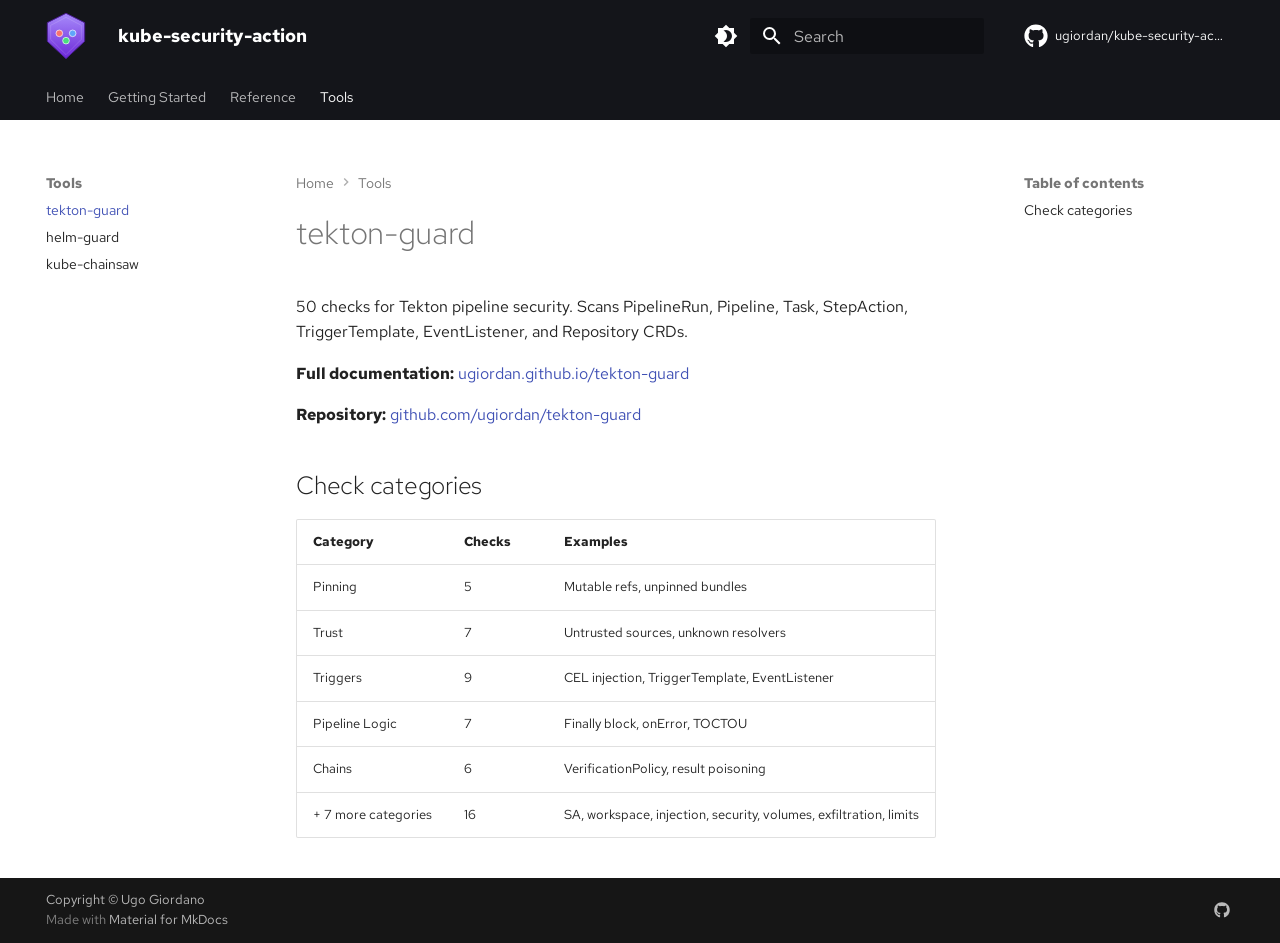
<file: tools/tekton-guard/index.html>
<!DOCTYPE html><html lang="en" class="no-js"><head>
    
      <meta charset="utf-8">
      <meta name="viewport" content="width=device-width,initial-scale=1">
      
      
      
        <link rel="canonical" href="https://ugiordan.github.io/kube-security-action/tools/tekton-guard/">
      
      
        <link rel="prev" href="../../reference/outputs/">
      
      
        <link rel="next" href="../helm-guard/">
      
      
        
      
      
      <link rel="icon" href="../../assets/images/favicon.png">
      <meta name="generator" content="mkdocs-1.6.1, mkdocs-material-9.7.7">
    
    
      
        <title>tekton-guard - kube-security-action</title>
      
    
    
      <link rel="stylesheet" href="../../assets/stylesheets/main.ec1eaa64.min.css">
      
        
        <link rel="stylesheet" href="../../assets/stylesheets/palette.ab4e12ef.min.css">
      
      


    
    
      
    
    
      
        
        
        <link rel="preconnect" href="https://fonts.gstatic.com" crossorigin="">
        <link rel="stylesheet" href="https://fonts.googleapis.com/css?family=Red+Hat+Text:300,300i,400,400i,700,700i%7CRed+Hat+Mono:400,400i,700,700i&amp;display=fallback">
        <style>:root{--md-text-font:"Red Hat Text";--md-code-font:"Red Hat Mono"}</style>
      
    
    
      <link rel="stylesheet" href="../../assets/css/extra.css">
    
    <script>__md_scope=new URL("../..",location),__md_hash=e=>[...e].reduce(((e,_)=>(e<<5)-e+_.charCodeAt(0)),0),__md_get=(e,_=localStorage,t=__md_scope)=>JSON.parse(_.getItem(t.pathname+"."+e)),__md_set=(e,_,t=localStorage,a=__md_scope)=>{try{t.setItem(a.pathname+"."+e,JSON.stringify(_))}catch(e){}}</script>
    
      

    
    
  <link href="../../assets/stylesheets/glightbox.min.css" rel="stylesheet"><script src="../../assets/javascripts/glightbox.min.js"></script><style id="glightbox-style">
            html.glightbox-open { overflow: initial; height: 100%; }
            .gslide-title { margin-top: 0px; user-select: text; }
            .gslide-desc { color: #666; user-select: text; }
            .gslide-image img { background: white; }
            .gscrollbar-fixer { padding-right: 15px; }
            .gdesc-inner { font-size: 0.75rem; }
            body[data-md-color-scheme="slate"] .gdesc-inner { background: var(--md-default-bg-color); }
            body[data-md-color-scheme="slate"] .gslide-title { color: var(--md-default-fg-color); }
            body[data-md-color-scheme="slate"] .gslide-desc { color: var(--md-default-fg-color); }
        </style></head>
  
  
    
    
      
    
    
    
    
    <body dir="ltr" data-md-color-scheme="default" data-md-color-primary="black" data-md-color-accent="indigo">
  
    
    <input class="md-toggle" data-md-toggle="drawer" type="checkbox" id="__drawer" autocomplete="off">
    <input class="md-toggle" data-md-toggle="search" type="checkbox" id="__search" autocomplete="off">
    <label class="md-overlay" for="__drawer"></label>
    <div data-md-component="skip">
      
        
        <a href="#tekton-guard" class="md-skip">
          Skip to content
        </a>
      
    </div>
    <div data-md-component="announce">
      
    </div>
    
    
      

<header class="md-header" data-md-component="header">
  <nav class="md-header__inner md-grid" aria-label="Header">
    <a href="../.." title="kube-security-action" class="md-header__button md-logo" aria-label="kube-security-action" data-md-component="logo">
      
  <img src="../../images/logo.svg" alt="logo">

    </a>
    <label class="md-header__button md-icon" for="__drawer">
      
      <svg xmlns="http://www.w3.org/2000/svg" viewBox="0 0 24 24"><path d="M3 6h18v2H3zm0 5h18v2H3zm0 5h18v2H3z"></path></svg>
    </label>
    <div class="md-header__title" data-md-component="header-title">
      <div class="md-header__ellipsis">
        <div class="md-header__topic">
          <span class="md-ellipsis">
            kube-security-action
          </span>
        </div>
        <div class="md-header__topic" data-md-component="header-topic">
          <span class="md-ellipsis">
            
              tekton-guard
            
          </span>
        </div>
      </div>
    </div>
    
      
        <form class="md-header__option" data-md-component="palette">
  
    
    
    
    <input class="md-option" data-md-color-media="" data-md-color-scheme="default" data-md-color-primary="black" data-md-color-accent="indigo" aria-label="Switch to dark mode" type="radio" name="__palette" id="__palette_0">
    
      <label class="md-header__button md-icon" title="Switch to dark mode" for="__palette_1" hidden="">
        <svg xmlns="http://www.w3.org/2000/svg" viewBox="0 0 24 24"><path d="M12 18c-.89 0-1.74-.2-2.5-.55C11.56 16.5 13 14.42 13 12s-1.44-4.5-3.5-5.45C10.26 6.2 11.11 6 12 6a6 6 0 0 1 6 6 6 6 0 0 1-6 6m8-9.31V4h-4.69L12 .69 8.69 4H4v4.69L.69 12 4 15.31V20h4.69L12 23.31 15.31 20H20v-4.69L23.31 12z"></path></svg>
      </label>
    
  
    
    
    
    <input class="md-option" data-md-color-media="" data-md-color-scheme="slate" data-md-color-primary="black" data-md-color-accent="indigo" aria-label="Switch to light mode" type="radio" name="__palette" id="__palette_1">
    
      <label class="md-header__button md-icon" title="Switch to light mode" for="__palette_0" hidden="">
        <svg xmlns="http://www.w3.org/2000/svg" viewBox="0 0 24 24"><path d="M12 8a4 4 0 0 0-4 4 4 4 0 0 0 4 4 4 4 0 0 0 4-4 4 4 0 0 0-4-4m0 10a6 6 0 0 1-6-6 6 6 0 0 1 6-6 6 6 0 0 1 6 6 6 6 0 0 1-6 6m8-9.31V4h-4.69L12 .69 8.69 4H4v4.69L.69 12 4 15.31V20h4.69L12 23.31 15.31 20H20v-4.69L23.31 12z"></path></svg>
      </label>
    
  
</form>
      
    
    
      <script>var palette=__md_get("__palette");if(palette&&palette.color){if("(prefers-color-scheme)"===palette.color.media){var media=matchMedia("(prefers-color-scheme: light)"),input=document.querySelector(media.matches?"[data-md-color-media='(prefers-color-scheme: light)']":"[data-md-color-media='(prefers-color-scheme: dark)']");palette.color.media=input.getAttribute("data-md-color-media"),palette.color.scheme=input.getAttribute("data-md-color-scheme"),palette.color.primary=input.getAttribute("data-md-color-primary"),palette.color.accent=input.getAttribute("data-md-color-accent")}for(var[key,value]of Object.entries(palette.color))document.body.setAttribute("data-md-color-"+key,value)}</script>
    
    
    
      
      
        <label class="md-header__button md-icon" for="__search">
          
          <svg xmlns="http://www.w3.org/2000/svg" viewBox="0 0 24 24"><path d="M9.5 3A6.5 6.5 0 0 1 16 9.5c0 1.61-.59 3.09-1.56 4.23l.27.27h.79l5 5-1.5 1.5-5-5v-.79l-.27-.27A6.52 6.52 0 0 1 9.5 16 6.5 6.5 0 0 1 3 9.5 6.5 6.5 0 0 1 9.5 3m0 2C7 5 5 7 5 9.5S7 14 9.5 14 14 12 14 9.5 12 5 9.5 5"></path></svg>
        </label>
        <div class="md-search" data-md-component="search" role="dialog">
  <label class="md-search__overlay" for="__search"></label>
  <div class="md-search__inner" role="search">
    <form class="md-search__form" name="search">
      <input type="text" class="md-search__input" name="query" aria-label="Search" placeholder="Search" autocapitalize="off" autocorrect="off" autocomplete="off" spellcheck="false" data-md-component="search-query" required="">
      <label class="md-search__icon md-icon" for="__search">
        
        <svg xmlns="http://www.w3.org/2000/svg" viewBox="0 0 24 24"><path d="M9.5 3A6.5 6.5 0 0 1 16 9.5c0 1.61-.59 3.09-1.56 4.23l.27.27h.79l5 5-1.5 1.5-5-5v-.79l-.27-.27A6.52 6.52 0 0 1 9.5 16 6.5 6.5 0 0 1 3 9.5 6.5 6.5 0 0 1 9.5 3m0 2C7 5 5 7 5 9.5S7 14 9.5 14 14 12 14 9.5 12 5 9.5 5"></path></svg>
        
        <svg xmlns="http://www.w3.org/2000/svg" viewBox="0 0 24 24"><path d="M20 11v2H8l5.5 5.5-1.42 1.42L4.16 12l7.92-7.92L13.5 5.5 8 11z"></path></svg>
      </label>
      <nav class="md-search__options" aria-label="Search">
        
          <a href="javascript:void(0)" class="md-search__icon md-icon" title="Share" aria-label="Share" data-clipboard="" data-clipboard-text="" data-md-component="search-share" tabindex="-1">
            
            <svg xmlns="http://www.w3.org/2000/svg" viewBox="0 0 24 24"><path d="M18 16.08c-.76 0-1.44.3-1.96.77L8.91 12.7c.05-.23.09-.46.09-.7s-.04-.47-.09-.7l7.05-4.11c.54.5 1.25.81 2.04.81a3 3 0 0 0 3-3 3 3 0 0 0-3-3 3 3 0 0 0-3 3c0 .24.04.47.09.7L8.04 9.81C7.5 9.31 6.79 9 6 9a3 3 0 0 0-3 3 3 3 0 0 0 3 3c.79 0 1.5-.31 2.04-.81l7.12 4.15c-.05.21-.08.43-.08.66 0 1.61 1.31 2.91 2.92 2.91s2.92-1.3 2.92-2.91A2.92 2.92 0 0 0 18 16.08"></path></svg>
          </a>
        
        <button type="reset" class="md-search__icon md-icon" title="Clear" aria-label="Clear" tabindex="-1">
          
          <svg xmlns="http://www.w3.org/2000/svg" viewBox="0 0 24 24"><path d="M19 6.41 17.59 5 12 10.59 6.41 5 5 6.41 10.59 12 5 17.59 6.41 19 12 13.41 17.59 19 19 17.59 13.41 12z"></path></svg>
        </button>
      </nav>
      
        <div class="md-search__suggest" data-md-component="search-suggest"></div>
      
    </form>
    <div class="md-search__output">
      <div class="md-search__scrollwrap" tabindex="0" data-md-scrollfix="">
        <div class="md-search-result" data-md-component="search-result">
          <div class="md-search-result__meta">
            Initializing search
          </div>
          <ol class="md-search-result__list" role="presentation"></ol>
        </div>
      </div>
    </div>
  </div>
</div>
      
    
    
      <div class="md-header__source">
        <a href="https://github.com/ugiordan/kube-security-action" title="Go to repository" class="md-source" data-md-component="source">
  <div class="md-source__icon md-icon">
    
    <svg xmlns="http://www.w3.org/2000/svg" viewBox="0 0 512 512"><!--! Font Awesome Free 7.1.0 by @fontawesome - https://fontawesome.com License - https://fontawesome.com/license/free (Icons: CC BY 4.0, Fonts: SIL OFL 1.1, Code: MIT License) Copyright 2025 Fonticons, Inc.--><path d="M173.9 397.4c0 2-2.3 3.6-5.2 3.6-3.3.3-5.6-1.3-5.6-3.6 0-2 2.3-3.6 5.2-3.6 3-.3 5.6 1.3 5.6 3.6m-31.1-4.5c-.7 2 1.3 4.3 4.3 4.9 2.6 1 5.6 0 6.2-2s-1.3-4.3-4.3-5.2c-2.6-.7-5.5.3-6.2 2.3m44.2-1.7c-2.9.7-4.9 2.6-4.6 4.9.3 2 2.9 3.3 5.9 2.6 2.9-.7 4.9-2.6 4.6-4.6-.3-1.9-3-3.2-5.9-2.9M252.8 8C114.1 8 8 113.3 8 252c0 110.9 69.8 205.8 169.5 239.2 12.8 2.3 17.3-5.6 17.3-12.1 0-6.2-.3-40.4-.3-61.4 0 0-70 15-84.7-29.8 0 0-11.4-29.1-27.8-36.6 0 0-22.9-15.7 1.6-15.4 0 0 24.9 2 38.6 25.8 21.9 38.6 58.6 27.5 72.9 20.9 2.3-16 8.8-27.1 16-33.7-55.9-6.2-112.3-14.3-112.3-110.5 0-27.5 7.6-41.3 23.6-58.9-2.6-6.5-11.1-33.3 2.6-67.9 20.9-6.5 69 27 69 27 20-5.6 41.5-8.5 62.8-8.5s42.8 2.9 62.8 8.5c0 0 48.1-33.6 69-27 13.7 34.7 5.2 61.4 2.6 67.9 16 17.7 25.8 31.5 25.8 58.9 0 96.5-58.9 104.2-114.8 110.5 9.2 7.9 17 22.9 17 46.4 0 33.7-.3 75.4-.3 83.6 0 6.5 4.6 14.4 17.3 12.1C436.2 457.8 504 362.9 504 252 504 113.3 391.5 8 252.8 8M105.2 352.9c-1.3 1-1 3.3.7 5.2 1.6 1.6 3.9 2.3 5.2 1 1.3-1 1-3.3-.7-5.2-1.6-1.6-3.9-2.3-5.2-1m-10.8-8.1c-.7 1.3.3 2.9 2.3 3.9 1.6 1 3.6.7 4.3-.7.7-1.3-.3-2.9-2.3-3.9-2-.6-3.6-.3-4.3.7m32.4 35.6c-1.6 1.3-1 4.3 1.3 6.2 2.3 2.3 5.2 2.6 6.5 1 1.3-1.3.7-4.3-1.3-6.2-2.2-2.3-5.2-2.6-6.5-1m-11.4-14.7c-1.6 1-1.6 3.6 0 5.9s4.3 3.3 5.6 2.3c1.6-1.3 1.6-3.9 0-6.2-1.4-2.3-4-3.3-5.6-2"></path></svg>
  </div>
  <div class="md-source__repository">
    ugiordan/kube-security-action
  </div>
</a>
      </div>
    
  </nav>
  
</header>
    
    <div class="md-container" data-md-component="container">
      
      
        
          
            
<nav class="md-tabs" aria-label="Tabs" data-md-component="tabs">
  <div class="md-grid">
    <ul class="md-tabs__list">
      
        
  
  
  
  
    <li class="md-tabs__item">
      <a href="../.." class="md-tabs__link">
        
  
  
    
  
  Home

      </a>
    </li>
  

      
        
  
  
  
  
    
    
      <li class="md-tabs__item">
        <a href="../../getting-started/quickstart/" class="md-tabs__link">
          
  
  
    
  
  Getting Started

        </a>
      </li>
    
  

      
        
  
  
  
  
    
    
      <li class="md-tabs__item">
        <a href="../../reference/inputs/" class="md-tabs__link">
          
  
  
    
  
  Reference

        </a>
      </li>
    
  

      
        
  
  
  
    
  
  
    
    
      <li class="md-tabs__item md-tabs__item--active">
        <a href="./" class="md-tabs__link">
          
  
  
    
  
  Tools

        </a>
      </li>
    
  

      
    </ul>
  </div>
</nav>
          
        
      
      <main class="md-main" data-md-component="main">
        <div class="md-main__inner md-grid">
          
            
              
              <div class="md-sidebar md-sidebar--primary" data-md-component="sidebar" data-md-type="navigation">
                <div class="md-sidebar__scrollwrap">
                  <div class="md-sidebar__inner">
                    


  


<nav class="md-nav md-nav--primary md-nav--lifted" aria-label="Navigation" data-md-level="0">
  <label class="md-nav__title" for="__drawer">
    <a href="../.." title="kube-security-action" class="md-nav__button md-logo" aria-label="kube-security-action" data-md-component="logo">
      
  <img src="../../images/logo.svg" alt="logo">

    </a>
    kube-security-action
  </label>
  
    <div class="md-nav__source">
      <a href="https://github.com/ugiordan/kube-security-action" title="Go to repository" class="md-source" data-md-component="source">
  <div class="md-source__icon md-icon">
    
    <svg xmlns="http://www.w3.org/2000/svg" viewBox="0 0 512 512"><!--! Font Awesome Free 7.1.0 by @fontawesome - https://fontawesome.com License - https://fontawesome.com/license/free (Icons: CC BY 4.0, Fonts: SIL OFL 1.1, Code: MIT License) Copyright 2025 Fonticons, Inc.--><path d="M173.9 397.4c0 2-2.3 3.6-5.2 3.6-3.3.3-5.6-1.3-5.6-3.6 0-2 2.3-3.6 5.2-3.6 3-.3 5.6 1.3 5.6 3.6m-31.1-4.5c-.7 2 1.3 4.3 4.3 4.9 2.6 1 5.6 0 6.2-2s-1.3-4.3-4.3-5.2c-2.6-.7-5.5.3-6.2 2.3m44.2-1.7c-2.9.7-4.9 2.6-4.6 4.9.3 2 2.9 3.3 5.9 2.6 2.9-.7 4.9-2.6 4.6-4.6-.3-1.9-3-3.2-5.9-2.9M252.8 8C114.1 8 8 113.3 8 252c0 110.9 69.8 205.8 169.5 239.2 12.8 2.3 17.3-5.6 17.3-12.1 0-6.2-.3-40.4-.3-61.4 0 0-70 15-84.7-29.8 0 0-11.4-29.1-27.8-36.6 0 0-22.9-15.7 1.6-15.4 0 0 24.9 2 38.6 25.8 21.9 38.6 58.6 27.5 72.9 20.9 2.3-16 8.8-27.1 16-33.7-55.9-6.2-112.3-14.3-112.3-110.5 0-27.5 7.6-41.3 23.6-58.9-2.6-6.5-11.1-33.3 2.6-67.9 20.9-6.5 69 27 69 27 20-5.6 41.5-8.5 62.8-8.5s42.8 2.9 62.8 8.5c0 0 48.1-33.6 69-27 13.7 34.7 5.2 61.4 2.6 67.9 16 17.7 25.8 31.5 25.8 58.9 0 96.5-58.9 104.2-114.8 110.5 9.2 7.9 17 22.9 17 46.4 0 33.7-.3 75.4-.3 83.6 0 6.5 4.6 14.4 17.3 12.1C436.2 457.8 504 362.9 504 252 504 113.3 391.5 8 252.8 8M105.2 352.9c-1.3 1-1 3.3.7 5.2 1.6 1.6 3.9 2.3 5.2 1 1.3-1 1-3.3-.7-5.2-1.6-1.6-3.9-2.3-5.2-1m-10.8-8.1c-.7 1.3.3 2.9 2.3 3.9 1.6 1 3.6.7 4.3-.7.7-1.3-.3-2.9-2.3-3.9-2-.6-3.6-.3-4.3.7m32.4 35.6c-1.6 1.3-1 4.3 1.3 6.2 2.3 2.3 5.2 2.6 6.5 1 1.3-1.3.7-4.3-1.3-6.2-2.2-2.3-5.2-2.6-6.5-1m-11.4-14.7c-1.6 1-1.6 3.6 0 5.9s4.3 3.3 5.6 2.3c1.6-1.3 1.6-3.9 0-6.2-1.4-2.3-4-3.3-5.6-2"></path></svg>
  </div>
  <div class="md-source__repository">
    ugiordan/kube-security-action
  </div>
</a>
    </div>
  
  <ul class="md-nav__list" data-md-scrollfix="">
    
      
      
  
  
  
  
    <li class="md-nav__item">
      <a href="../.." class="md-nav__link">
        
  
  
  <span class="md-ellipsis">
    
  
    Home
  

    
  </span>
  
  

      </a>
    </li>
  

    
      
      
  
  
  
  
    
    
      
        
      
        
      
    
    
    
      
      
        
      
    
    
    <li class="md-nav__item md-nav__item--nested">
      
        
        
        <input class="md-nav__toggle md-toggle " type="checkbox" id="__nav_2">
        
          
          <label class="md-nav__link" for="__nav_2" id="__nav_2_label" tabindex="0">
            
  
  
  <span class="md-ellipsis">
    
  
    Getting Started
  

    
  </span>
  
  

            <span class="md-nav__icon md-icon"></span>
          </label>
        
        <nav class="md-nav" data-md-level="1" aria-labelledby="__nav_2_label" aria-expanded="false">
          <label class="md-nav__title" for="__nav_2">
            <span class="md-nav__icon md-icon"></span>
            
  
    Getting Started
  

          </label>
          <ul class="md-nav__list" data-md-scrollfix="">
            
              
                
  
  
  
  
    <li class="md-nav__item">
      <a href="../../getting-started/quickstart/" class="md-nav__link">
        
  
  
  <span class="md-ellipsis">
    
  
    Quick Start
  

    
  </span>
  
  

      </a>
    </li>
  

              
            
              
                
  
  
  
  
    <li class="md-nav__item">
      <a href="../../getting-started/configuration/" class="md-nav__link">
        
  
  
  <span class="md-ellipsis">
    
  
    Configuration
  

    
  </span>
  
  

      </a>
    </li>
  

              
            
          </ul>
        </nav>
      
    </li>
  

    
      
      
  
  
  
  
    
    
      
        
      
        
      
    
    
    
      
      
        
      
    
    
    <li class="md-nav__item md-nav__item--nested">
      
        
        
        <input class="md-nav__toggle md-toggle " type="checkbox" id="__nav_3">
        
          
          <label class="md-nav__link" for="__nav_3" id="__nav_3_label" tabindex="0">
            
  
  
  <span class="md-ellipsis">
    
  
    Reference
  

    
  </span>
  
  

            <span class="md-nav__icon md-icon"></span>
          </label>
        
        <nav class="md-nav" data-md-level="1" aria-labelledby="__nav_3_label" aria-expanded="false">
          <label class="md-nav__title" for="__nav_3">
            <span class="md-nav__icon md-icon"></span>
            
  
    Reference
  

          </label>
          <ul class="md-nav__list" data-md-scrollfix="">
            
              
                
  
  
  
  
    <li class="md-nav__item">
      <a href="../../reference/inputs/" class="md-nav__link">
        
  
  
  <span class="md-ellipsis">
    
  
    Action Inputs
  

    
  </span>
  
  

      </a>
    </li>
  

              
            
              
                
  
  
  
  
    <li class="md-nav__item">
      <a href="../../reference/outputs/" class="md-nav__link">
        
  
  
  <span class="md-ellipsis">
    
  
    Action Outputs
  

    
  </span>
  
  

      </a>
    </li>
  

              
            
          </ul>
        </nav>
      
    </li>
  

    
      
      
  
  
    
  
  
  
    
    
      
        
      
        
      
        
      
    
    
    
      
        
        
      
      
        
      
    
    
    <li class="md-nav__item md-nav__item--active md-nav__item--section md-nav__item--nested">
      
        
        
        <input class="md-nav__toggle md-toggle " type="checkbox" id="__nav_4" checked="">
        
          
          <label class="md-nav__link" for="__nav_4" id="__nav_4_label" tabindex="">
            
  
  
  <span class="md-ellipsis">
    
  
    Tools
  

    
  </span>
  
  

            <span class="md-nav__icon md-icon"></span>
          </label>
        
        <nav class="md-nav" data-md-level="1" aria-labelledby="__nav_4_label" aria-expanded="true">
          <label class="md-nav__title" for="__nav_4">
            <span class="md-nav__icon md-icon"></span>
            
  
    Tools
  

          </label>
          <ul class="md-nav__list" data-md-scrollfix="">
            
              
                
  
  
    
  
  
  
    <li class="md-nav__item md-nav__item--active">
      
      <input class="md-nav__toggle md-toggle" type="checkbox" id="__toc">
      
      
        
      
      
        <label class="md-nav__link md-nav__link--active" for="__toc">
          
  
  
  <span class="md-ellipsis">
    
  
    tekton-guard
  

    
  </span>
  
  

          <span class="md-nav__icon md-icon"></span>
        </label>
      
      <a href="./" class="md-nav__link md-nav__link--active">
        
  
  
  <span class="md-ellipsis">
    
  
    tekton-guard
  

    
  </span>
  
  

      </a>
      
        

<nav class="md-nav md-nav--secondary" aria-label="Table of contents">
  
  
  
    
  
  
    <label class="md-nav__title" for="__toc">
      <span class="md-nav__icon md-icon"></span>
      Table of contents
    </label>
    <ul class="md-nav__list" data-md-component="toc" data-md-scrollfix="">
      
        <li class="md-nav__item">
  <a href="#check-categories" class="md-nav__link">
    <span class="md-ellipsis">
      
        Check categories
      
    </span>
  </a>
  
</li>
      
    </ul>
  
</nav>
      
    </li>
  

              
            
              
                
  
  
  
  
    <li class="md-nav__item">
      <a href="../helm-guard/" class="md-nav__link">
        
  
  
  <span class="md-ellipsis">
    
  
    helm-guard
  

    
  </span>
  
  

      </a>
    </li>
  

              
            
              
                
  
  
  
  
    <li class="md-nav__item">
      <a href="../kube-chainsaw/" class="md-nav__link">
        
  
  
  <span class="md-ellipsis">
    
  
    kube-chainsaw
  

    
  </span>
  
  

      </a>
    </li>
  

              
            
          </ul>
        </nav>
      
    </li>
  

    
  </ul>
</nav>
                  </div>
                </div>
              </div>
            
            
              
              <div class="md-sidebar md-sidebar--secondary" data-md-component="sidebar" data-md-type="toc">
                <div class="md-sidebar__scrollwrap">
                  <div class="md-sidebar__inner">
                    

<nav class="md-nav md-nav--secondary" aria-label="Table of contents">
  
  
  
    
  
  
    <label class="md-nav__title" for="__toc">
      <span class="md-nav__icon md-icon"></span>
      Table of contents
    </label>
    <ul class="md-nav__list" data-md-component="toc" data-md-scrollfix="">
      
        <li class="md-nav__item">
  <a href="#check-categories" class="md-nav__link">
    <span class="md-ellipsis">
      
        Check categories
      
    </span>
  </a>
  
</li>
      
    </ul>
  
</nav>
                  </div>
                </div>
              </div>
            
          
          
            <div class="md-content" data-md-component="content">
              
                



  


  <nav class="md-path" aria-label="Navigation">
    <ol class="md-path__list">
      
        
  
  
    <li class="md-path__item">
      <a href="../.." class="md-path__link">
        
  <span class="md-ellipsis">
    Home
  </span>

      </a>
    </li>
  

      
      
        
  
  
    
    
      <li class="md-path__item">
        <a href="./" class="md-path__link">
          
  <span class="md-ellipsis">
    Tools
  </span>

        </a>
      </li>
    
  

      
    </ol>
  </nav>

              
              <article class="md-content__inner md-typeset">
                
                  


  
  


<h1 id="tekton-guard">tekton-guard<a class="headerlink" href="#tekton-guard" title="Permanent link">¶</a></h1>
<p>50 checks for Tekton pipeline security. Scans PipelineRun, Pipeline, Task, StepAction, TriggerTemplate, EventListener, and Repository CRDs.</p>
<p><strong>Full documentation:</strong> <a href="https://ugiordan.github.io/tekton-guard/">ugiordan.github.io/tekton-guard</a></p>
<p><strong>Repository:</strong> <a href="https://github.com/ugiordan/tekton-guard">github.com/ugiordan/tekton-guard</a></p>
<h2 id="check-categories">Check categories<a class="headerlink" href="#check-categories" title="Permanent link">¶</a></h2>
<table>
<thead>
<tr>
<th>Category</th>
<th>Checks</th>
<th>Examples</th>
</tr>
</thead>
<tbody>
<tr>
<td>Pinning</td>
<td>5</td>
<td>Mutable refs, unpinned bundles</td>
</tr>
<tr>
<td>Trust</td>
<td>7</td>
<td>Untrusted sources, unknown resolvers</td>
</tr>
<tr>
<td>Triggers</td>
<td>9</td>
<td>CEL injection, TriggerTemplate, EventListener</td>
</tr>
<tr>
<td>Pipeline Logic</td>
<td>7</td>
<td>Finally block, onError, TOCTOU</td>
</tr>
<tr>
<td>Chains</td>
<td>6</td>
<td>VerificationPolicy, result poisoning</td>
</tr>
<tr>
<td>+ 7 more categories</td>
<td>16</td>
<td>SA, workspace, injection, security, volumes, exfiltration, limits</td>
</tr>
</tbody>
</table>












                
              </article>
            </div>
          
          
  <script>var tabs=__md_get("__tabs");if(Array.isArray(tabs))e:for(var set of document.querySelectorAll(".tabbed-set")){var labels=set.querySelector(".tabbed-labels");for(var tab of tabs)for(var label of labels.getElementsByTagName("label"))if(label.innerText.trim()===tab){var input=document.getElementById(label.htmlFor);input.checked=!0;continue e}}</script>

<script>var target=document.getElementById(location.hash.slice(1));target&&target.name&&(target.checked=target.name.startsWith("__tabbed_"))</script>
        </div>
        
          <button type="button" class="md-top md-icon" data-md-component="top" hidden="">
  
  <svg xmlns="http://www.w3.org/2000/svg" viewBox="0 0 24 24"><path d="M13 20h-2V8l-5.5 5.5-1.42-1.42L12 4.16l7.92 7.92-1.42 1.42L13 8z"></path></svg>
  Back to top
</button>
        
      </main>
      
        <footer class="md-footer">
  
  <div class="md-footer-meta md-typeset">
    <div class="md-footer-meta__inner md-grid">
      <div class="md-copyright">
  
    <div class="md-copyright__highlight">
      Copyright © Ugo Giordano
    </div>
  
  
    Made with
    <a href="https://squidfunk.github.io/mkdocs-material/" target="_blank" rel="noopener">
      Material for MkDocs
    </a>
  
</div>
      
        
<div class="md-social">
  
    
    
    
    
      
      
    
    <a href="https://github.com/ugiordan/kube-security-action" target="_blank" rel="noopener" title="github.com" class="md-social__link">
      <svg xmlns="http://www.w3.org/2000/svg" viewBox="0 0 512 512"><!--! Font Awesome Free 7.1.0 by @fontawesome - https://fontawesome.com License - https://fontawesome.com/license/free (Icons: CC BY 4.0, Fonts: SIL OFL 1.1, Code: MIT License) Copyright 2025 Fonticons, Inc.--><path d="M173.9 397.4c0 2-2.3 3.6-5.2 3.6-3.3.3-5.6-1.3-5.6-3.6 0-2 2.3-3.6 5.2-3.6 3-.3 5.6 1.3 5.6 3.6m-31.1-4.5c-.7 2 1.3 4.3 4.3 4.9 2.6 1 5.6 0 6.2-2s-1.3-4.3-4.3-5.2c-2.6-.7-5.5.3-6.2 2.3m44.2-1.7c-2.9.7-4.9 2.6-4.6 4.9.3 2 2.9 3.3 5.9 2.6 2.9-.7 4.9-2.6 4.6-4.6-.3-1.9-3-3.2-5.9-2.9M252.8 8C114.1 8 8 113.3 8 252c0 110.9 69.8 205.8 169.5 239.2 12.8 2.3 17.3-5.6 17.3-12.1 0-6.2-.3-40.4-.3-61.4 0 0-70 15-84.7-29.8 0 0-11.4-29.1-27.8-36.6 0 0-22.9-15.7 1.6-15.4 0 0 24.9 2 38.6 25.8 21.9 38.6 58.6 27.5 72.9 20.9 2.3-16 8.8-27.1 16-33.7-55.9-6.2-112.3-14.3-112.3-110.5 0-27.5 7.6-41.3 23.6-58.9-2.6-6.5-11.1-33.3 2.6-67.9 20.9-6.5 69 27 69 27 20-5.6 41.5-8.5 62.8-8.5s42.8 2.9 62.8 8.5c0 0 48.1-33.6 69-27 13.7 34.7 5.2 61.4 2.6 67.9 16 17.7 25.8 31.5 25.8 58.9 0 96.5-58.9 104.2-114.8 110.5 9.2 7.9 17 22.9 17 46.4 0 33.7-.3 75.4-.3 83.6 0 6.5 4.6 14.4 17.3 12.1C436.2 457.8 504 362.9 504 252 504 113.3 391.5 8 252.8 8M105.2 352.9c-1.3 1-1 3.3.7 5.2 1.6 1.6 3.9 2.3 5.2 1 1.3-1 1-3.3-.7-5.2-1.6-1.6-3.9-2.3-5.2-1m-10.8-8.1c-.7 1.3.3 2.9 2.3 3.9 1.6 1 3.6.7 4.3-.7.7-1.3-.3-2.9-2.3-3.9-2-.6-3.6-.3-4.3.7m32.4 35.6c-1.6 1.3-1 4.3 1.3 6.2 2.3 2.3 5.2 2.6 6.5 1 1.3-1.3.7-4.3-1.3-6.2-2.2-2.3-5.2-2.6-6.5-1m-11.4-14.7c-1.6 1-1.6 3.6 0 5.9s4.3 3.3 5.6 2.3c1.6-1.3 1.6-3.9 0-6.2-1.4-2.3-4-3.3-5.6-2"></path></svg>
    </a>
  
</div>
      
    </div>
  </div>
</footer>
      
    </div>
    <div class="md-dialog" data-md-component="dialog">
      <div class="md-dialog__inner md-typeset"></div>
    </div>
    
    
    
      
      
      <script id="__config" type="application/json">{"annotate": null, "base": "../..", "features": ["navigation.tabs", "navigation.top", "navigation.indexes", "navigation.instant", "navigation.path", "navigation.sections", "search.suggest", "search.highlight", "search.share", "content.code.copy", "content.code.annotate", "content.tabs.link", "toc.follow"], "search": "../../assets/javascripts/workers/search.2c215733.min.js", "tags": null, "translations": {"clipboard.copied": "Copied to clipboard", "clipboard.copy": "Copy to clipboard", "search.result.more.one": "1 more on this page", "search.result.more.other": "# more on this page", "search.result.none": "No matching documents", "search.result.one": "1 matching document", "search.result.other": "# matching documents", "search.result.placeholder": "Type to start searching", "search.result.term.missing": "Missing", "select.version": "Select version"}, "version": null}</script>
    
    
      <script src="../../assets/javascripts/bundle.d7400e89.min.js"></script>
      
    
  
<script id="init-glightbox">const lightbox = GLightbox({"touchNavigation": true, "loop": false, "zoomable": true, "draggable": true, "openEffect": "zoom", "closeEffect": "zoom", "slideEffect": "slide"});
document$.subscribe(()=>{ lightbox.reload(); });
</script></body></html>
</file>
<file: assets/css/extra.css>
.md-header__button.md-logo img,
.md-header__button.md-logo svg {
  height: 2.4rem;
  width: auto;
}
</file>
<file: assets/stylesheets/main.ec1eaa64.min.css>
@charset "UTF-8";html{-webkit-text-size-adjust:none;-moz-text-size-adjust:none;text-size-adjust:none;box-sizing:border-box}*,:after,:before{box-sizing:inherit}@media (prefers-reduced-motion){*,:after,:before{transition:none!important}}body{margin:0}a,button,input,label{-webkit-tap-highlight-color:transparent}a{color:inherit;text-decoration:none}hr{border:0;box-sizing:initial;display:block;height:.05rem;overflow:visible;padding:0}small{font-size:80%}sub,sup{line-height:1em}img{border-style:none}table{border-collapse:initial;border-spacing:0}td,th{font-weight:400;vertical-align:top}button{background:#0000;border:0;font-family:inherit;font-size:inherit;margin:0;padding:0}input{border:0;outline:none}:root{--md-primary-fg-color:#4051b5;--md-primary-fg-color--light:#5d6cc0;--md-primary-fg-color--dark:#303fa1;--md-primary-bg-color:#fff;--md-primary-bg-color--light:#ffffffb3;--md-accent-fg-color:#526cfe;--md-accent-fg-color--transparent:#526cfe1a;--md-accent-bg-color:#fff;--md-accent-bg-color--light:#ffffffb3}[data-md-color-scheme=default]{color-scheme:light}[data-md-color-scheme=default] img[src$="#gh-dark-mode-only"],[data-md-color-scheme=default] img[src$="#only-dark"]{display:none}:root,[data-md-color-scheme=default]{--md-hue:225deg;--md-default-fg-color:#000000de;--md-default-fg-color--light:#0000008a;--md-default-fg-color--lighter:#00000052;--md-default-fg-color--lightest:#00000012;--md-default-bg-color:#fff;--md-default-bg-color--light:#ffffffb3;--md-default-bg-color--lighter:#ffffff4d;--md-default-bg-color--lightest:#ffffff1f;--md-code-fg-color:#36464e;--md-code-bg-color:#f5f5f5;--md-code-bg-color--light:#f5f5f5b3;--md-code-bg-color--lighter:#f5f5f54d;--md-code-hl-color:#4287ff;--md-code-hl-color--light:#4287ff1a;--md-code-hl-number-color:#d52a2a;--md-code-hl-special-color:#db1457;--md-code-hl-function-color:#a846b9;--md-code-hl-constant-color:#6e59d9;--md-code-hl-keyword-color:#3f6ec6;--md-code-hl-string-color:#1c7d4d;--md-code-hl-name-color:var(--md-code-fg-color);--md-code-hl-operator-color:var(--md-default-fg-color--light);--md-code-hl-punctuation-color:var(--md-default-fg-color--light);--md-code-hl-comment-color:var(--md-default-fg-color--light);--md-code-hl-generic-color:var(--md-default-fg-color--light);--md-code-hl-variable-color:var(--md-default-fg-color--light);--md-typeset-color:var(--md-default-fg-color);--md-typeset-a-color:var(--md-primary-fg-color);--md-typeset-del-color:#f5503d26;--md-typeset-ins-color:#0bd57026;--md-typeset-kbd-color:#fafafa;--md-typeset-kbd-accent-color:#fff;--md-typeset-kbd-border-color:#b8b8b8;--md-typeset-mark-color:#ffff0080;--md-typeset-table-color:#0000001f;--md-typeset-table-color--light:rgba(0,0,0,.035);--md-admonition-fg-color:var(--md-default-fg-color);--md-admonition-bg-color:var(--md-default-bg-color);--md-warning-fg-color:#000000de;--md-warning-bg-color:#ff9;--md-footer-fg-color:#fff;--md-footer-fg-color--light:#ffffffb3;--md-footer-fg-color--lighter:#ffffff73;--md-footer-bg-color:#000000de;--md-footer-bg-color--dark:#00000052;--md-shadow-z1:0 0.2rem 0.5rem #0000000d,0 0 0.05rem #0000001a;--md-shadow-z2:0 0.2rem 0.5rem #0000001a,0 0 0.05rem #00000040;--md-shadow-z3:0 0.2rem 0.5rem #0003,0 0 0.05rem #00000059}.md-icon svg{fill:currentcolor;display:block;height:1.2rem;width:1.2rem}body{-webkit-font-smoothing:antialiased;-moz-osx-font-smoothing:grayscale;--md-text-font-family:var(--md-text-font,_),-apple-system,BlinkMacSystemFont,Helvetica,Arial,sans-serif;--md-code-font-family:var(--md-code-font,_),SFMono-Regular,Consolas,Menlo,monospace}aside,body,input{font-feature-settings:"kern","liga";color:var(--md-typeset-color);font-family:var(--md-text-font-family)}code,kbd,pre{font-feature-settings:"kern";font-family:var(--md-code-font-family)}:root{--md-typeset-table-sort-icon:url('data:image/svg+xml;charset=utf-8,<svg xmlns="http://www.w3.org/2000/svg" viewBox="0 0 24 24"><path d="m18 21-4-4h3V7h-3l4-4 4 4h-3v10h3M2 19v-2h10v2M2 13v-2h7v2M2 7V5h4v2z"/></svg>');--md-typeset-table-sort-icon--asc:url('data:image/svg+xml;charset=utf-8,<svg xmlns="http://www.w3.org/2000/svg" viewBox="0 0 24 24"><path d="M19 17h3l-4 4-4-4h3V3h2M2 17h10v2H2M6 5v2H2V5m0 6h7v2H2z"/></svg>');--md-typeset-table-sort-icon--desc:url('data:image/svg+xml;charset=utf-8,<svg xmlns="http://www.w3.org/2000/svg" viewBox="0 0 24 24"><path d="M19 7h3l-4-4-4 4h3v14h2M2 17h10v2H2M6 5v2H2V5m0 6h7v2H2z"/></svg>')}.md-typeset{-webkit-print-color-adjust:exact;color-adjust:exact;font-size:.8rem;line-height:1.6;overflow-wrap:break-word}@media print{.md-typeset{font-size:.68rem}}.md-typeset blockquote,.md-typeset dl,.md-typeset figure,.md-typeset ol,.md-typeset pre,.md-typeset ul{margin-bottom:1em;margin-top:1em}.md-typeset h1{color:var(--md-default-fg-color--light);font-size:2em;line-height:1.3;margin:0 0 1.25em}.md-typeset h1,.md-typeset h2{font-weight:300;letter-spacing:-.01em}.md-typeset h2{font-size:1.5625em;line-height:1.4;margin:1.6em 0 .64em}.md-typeset h3{font-size:1.25em;font-weight:400;letter-spacing:-.01em;line-height:1.5;margin:1.6em 0 .8em}.md-typeset h2+h3{margin-top:.8em}.md-typeset h4{font-weight:700;letter-spacing:-.01em;margin:1em 0}.md-typeset h5,.md-typeset h6{color:var(--md-default-fg-color--light);font-size:.8em;font-weight:700;letter-spacing:-.01em;margin:1.25em 0}.md-typeset h5{text-transform:uppercase}.md-typeset h5 code{text-transform:none}.md-typeset hr{border-bottom:.05rem solid var(--md-default-fg-color--lightest);display:flow-root;margin:1.5em 0}.md-typeset a{color:var(--md-typeset-a-color);word-break:break-word}.md-typeset a,.md-typeset a:before{transition:color 125ms}.md-typeset a:focus,.md-typeset a:hover{color:var(--md-accent-fg-color)}.md-typeset a:focus code,.md-typeset a:hover code{background-color:var(--md-accent-fg-color--transparent);color:var(--md-accent-fg-color)}.md-typeset a code{color:var(--md-typeset-a-color)}.md-typeset a.focus-visible{outline-color:var(--md-accent-fg-color);outline-offset:.2rem}.md-typeset code,.md-typeset kbd,.md-typeset pre{color:var(--md-code-fg-color);direction:ltr;font-variant-ligatures:none;transition:background-color 125ms}@media print{.md-typeset code,.md-typeset kbd,.md-typeset pre{white-space:pre-wrap}}.md-typeset code{background-color:var(--md-code-bg-color);border-radius:.1rem;-webkit-box-decoration-break:clone;box-decoration-break:clone;font-size:.85em;padding:0 .2941176471em;transition:color 125ms,background-color 125ms;word-break:break-word}.md-typeset code:not(.focus-visible){-webkit-tap-highlight-color:transparent;outline:none}.md-typeset pre{display:flow-root;line-height:1.4;position:relative}.md-typeset pre>code{-webkit-box-decoration-break:slice;box-decoration-break:slice;box-shadow:none;display:block;margin:0;outline-color:var(--md-accent-fg-color);overflow:auto;padding:.7720588235em 1.1764705882em;scrollbar-color:var(--md-default-fg-color--lighter) #0000;scrollbar-width:thin;touch-action:auto;word-break:normal}.md-typeset pre>code:hover{scrollbar-color:var(--md-accent-fg-color) #0000}.md-typeset pre>code::-webkit-scrollbar{height:.2rem;width:.2rem}.md-typeset pre>code::-webkit-scrollbar-thumb{background-color:var(--md-default-fg-color--lighter)}.md-typeset pre>code::-webkit-scrollbar-thumb:hover{background-color:var(--md-accent-fg-color)}.md-typeset kbd{background-color:var(--md-typeset-kbd-color);border-radius:.1rem;box-shadow:0 .1rem 0 .05rem var(--md-typeset-kbd-border-color),0 .1rem 0 var(--md-typeset-kbd-border-color),0 -.1rem .2rem var(--md-typeset-kbd-accent-color) inset;color:var(--md-default-fg-color);display:inline-block;font-size:.75em;padding:0 .6666666667em;vertical-align:text-top;word-break:break-word}.md-typeset mark{background-color:var(--md-typeset-mark-color);-webkit-box-decoration-break:clone;box-decoration-break:clone;color:inherit;word-break:break-word}.md-typeset abbr{cursor:help;text-decoration:none}.md-typeset [data-preview],.md-typeset abbr{border-bottom:.05rem dotted var(--md-default-fg-color--light)}.md-typeset small{opacity:.75}[dir=ltr] .md-typeset sub,[dir=ltr] .md-typeset sup{margin-left:.078125em}[dir=rtl] .md-typeset sub,[dir=rtl] .md-typeset sup{margin-right:.078125em}[dir=ltr] .md-typeset blockquote{padding-left:.6rem}[dir=rtl] .md-typeset blockquote{padding-right:.6rem}[dir=ltr] .md-typeset blockquote{border-left:.2rem solid var(--md-default-fg-color--lighter)}[dir=rtl] .md-typeset blockquote{border-right:.2rem solid var(--md-default-fg-color--lighter)}.md-typeset blockquote{color:var(--md-default-fg-color--light);margin-left:0;margin-right:0}.md-typeset ul{list-style-type:disc}.md-typeset ul[type]{list-style-type:revert-layer}[dir=ltr] .md-typeset ol,[dir=ltr] .md-typeset ul{margin-left:.625em}[dir=rtl] .md-typeset ol,[dir=rtl] .md-typeset ul{margin-right:.625em}.md-typeset ol,.md-typeset ul{padding:0}.md-typeset ol:not([hidden]),.md-typeset ul:not([hidden]){display:flow-root}.md-typeset ol ol,.md-typeset ul ol{list-style-type:lower-alpha}.md-typeset ol ol ol,.md-typeset ul ol ol{list-style-type:lower-roman}.md-typeset ol ol ol ol,.md-typeset ul ol ol ol{list-style-type:upper-alpha}.md-typeset ol ol ol ol ol,.md-typeset ul ol ol ol ol{list-style-type:upper-roman}.md-typeset ol[type],.md-typeset ul[type]{list-style-type:revert-layer}[dir=ltr] .md-typeset ol li,[dir=ltr] .md-typeset ul li{margin-left:1.25em}[dir=rtl] .md-typeset ol li,[dir=rtl] .md-typeset ul li{margin-right:1.25em}.md-typeset ol li,.md-typeset ul li{margin-bottom:.5em}.md-typeset ol li blockquote,.md-typeset ol li p,.md-typeset ul li blockquote,.md-typeset ul li p{margin:.5em 0}.md-typeset ol li:last-child,.md-typeset ul li:last-child{margin-bottom:0}[dir=ltr] .md-typeset ol li ol,[dir=ltr] .md-typeset ol li ul,[dir=ltr] .md-typeset ul li ol,[dir=ltr] .md-typeset ul li ul{margin-left:.625em}[dir=rtl] .md-typeset ol li ol,[dir=rtl] .md-typeset ol li ul,[dir=rtl] .md-typeset ul li ol,[dir=rtl] .md-typeset ul li ul{margin-right:.625em}.md-typeset ol li ol,.md-typeset ol li ul,.md-typeset ul li ol,.md-typeset ul li ul{margin-bottom:.5em;margin-top:.5em}[dir=ltr] .md-typeset dd{margin-left:1.875em}[dir=rtl] .md-typeset dd{margin-right:1.875em}.md-typeset dd{margin-bottom:1.5em;margin-top:1em}.md-typeset img,.md-typeset svg,.md-typeset video{height:auto;max-width:100%}.md-typeset img[align=left]{margin:1em 1em 1em 0}.md-typeset img[align=right]{margin:1em 0 1em 1em}.md-typeset img[align]:only-child{margin-top:0}.md-typeset figure{display:flow-root;margin:1em auto;max-width:100%;text-align:center;width:fit-content}.md-typeset figure img{display:block;margin:0 auto}.md-typeset figcaption{font-style:italic;margin:1em auto;max-width:24rem}.md-typeset iframe{max-width:100%}.md-typeset table:not([class]){background-color:var(--md-default-bg-color);border:.05rem solid var(--md-typeset-table-color);border-radius:.1rem;display:inline-block;font-size:.64rem;max-width:100%;overflow:auto;touch-action:auto}@media print{.md-typeset table:not([class]){display:table}}.md-typeset table:not([class])+*{margin-top:1.5em}.md-typeset table:not([class]) td>:first-child,.md-typeset table:not([class]) th>:first-child{margin-top:0}.md-typeset table:not([class]) td>:last-child,.md-typeset table:not([class]) th>:last-child{margin-bottom:0}.md-typeset table:not([class]) td:not([align]),.md-typeset table:not([class]) th:not([align]){text-align:left}[dir=rtl] .md-typeset table:not([class]) td:not([align]),[dir=rtl] .md-typeset table:not([class]) th:not([align]){text-align:right}.md-typeset table:not([class]) th{font-weight:700;min-width:5rem;padding:.9375em 1.25em;vertical-align:top}.md-typeset table:not([class]) td{border-top:.05rem solid var(--md-typeset-table-color);padding:.9375em 1.25em;vertical-align:top}.md-typeset table:not([class]) tbody tr{transition:background-color 125ms}.md-typeset table:not([class]) tbody tr:hover{background-color:var(--md-typeset-table-color--light);box-shadow:0 .05rem 0 var(--md-default-bg-color) inset}.md-typeset table:not([class]) a{word-break:normal}.md-typeset table th[role=columnheader]{cursor:pointer}[dir=ltr] .md-typeset table th[role=columnheader]:after{margin-left:.5em}[dir=rtl] .md-typeset table th[role=columnheader]:after{margin-right:.5em}.md-typeset table th[role=columnheader]:after{content:"";display:inline-block;height:1.2em;-webkit-mask-image:var(--md-typeset-table-sort-icon);mask-image:var(--md-typeset-table-sort-icon);-webkit-mask-repeat:no-repeat;mask-repeat:no-repeat;-webkit-mask-size:contain;mask-size:contain;transition:background-color 125ms;vertical-align:text-bottom;width:1.2em}.md-typeset table th[role=columnheader]:hover:after{background-color:var(--md-default-fg-color--lighter)}.md-typeset table th[role=columnheader][aria-sort=ascending]:after{background-color:var(--md-default-fg-color--light);-webkit-mask-image:var(--md-typeset-table-sort-icon--asc);mask-image:var(--md-typeset-table-sort-icon--asc)}.md-typeset table th[role=columnheader][aria-sort=descending]:after{background-color:var(--md-default-fg-color--light);-webkit-mask-image:var(--md-typeset-table-sort-icon--desc);mask-image:var(--md-typeset-table-sort-icon--desc)}.md-typeset__scrollwrap{margin:1em -.8rem;overflow-x:auto;touch-action:auto}.md-typeset__table{display:inline-block;margin-bottom:.5em;padding:0 .8rem}@media print{.md-typeset__table{display:block}}html .md-typeset__table table{display:table;margin:0;overflow:hidden;width:100%}@media screen and (max-width:44.984375em){.md-content__inner>pre{margin:1em -.8rem}.md-content__inner>pre code{border-radius:0}}.md-typeset .md-author{border-radius:100%;display:block;flex-shrink:0;height:1.6rem;overflow:hidden;position:relative;transition:color 125ms,transform 125ms;width:1.6rem}.md-typeset .md-author img{display:block}.md-typeset .md-author--more{background:var(--md-default-fg-color--lightest);color:var(--md-default-fg-color--lighter);font-size:.6rem;font-weight:700;line-height:1.6rem;text-align:center}.md-typeset .md-author--long{height:2.4rem;width:2.4rem}.md-typeset a.md-author{transform:scale(1)}.md-typeset a.md-author img{border-radius:100%;filter:grayscale(100%) opacity(75%);transition:filter 125ms}.md-typeset a.md-author:focus,.md-typeset a.md-author:hover{transform:scale(1.1);z-index:1}.md-typeset a.md-author:focus img,.md-typeset a.md-author:hover img{filter:grayscale(0)}.md-banner{background-color:var(--md-footer-bg-color);color:var(--md-footer-fg-color);overflow:auto}@media print{.md-banner{display:none}}.md-banner--warning{background-color:var(--md-warning-bg-color);color:var(--md-warning-fg-color)}.md-banner__inner{font-size:.7rem;margin:.6rem auto;padding:0 .8rem}[dir=ltr] .md-banner__button{float:right}[dir=rtl] .md-banner__button{float:left}.md-banner__button{color:inherit;cursor:pointer;transition:opacity .25s}.no-js .md-banner__button{display:none}.md-banner__button:hover{opacity:.7}html{font-size:125%;height:100%;overflow-x:hidden}@media screen and (min-width:100em){html{font-size:137.5%}}@media screen and (min-width:125em){html{font-size:150%}}body{background-color:var(--md-default-bg-color);display:flex;flex-direction:column;font-size:.5rem;min-height:100%;position:relative;width:100%}@media print{body{display:block}}@media screen and (max-width:59.984375em){body[data-md-scrolllock]{position:fixed}}.md-grid{margin-left:auto;margin-right:auto;max-width:61rem}.md-container{display:flex;flex-direction:column;flex-grow:1}@media print{.md-container{display:block}}.md-main{flex-grow:1}.md-main__inner{display:flex;height:100%;margin-top:1.5rem}.md-ellipsis{overflow:hidden;text-overflow:ellipsis}.md-toggle{display:none}.md-option{height:0;opacity:0;position:absolute;width:0}.md-option:checked+label:not([hidden]){display:block}.md-option.focus-visible+label{outline-color:var(--md-accent-fg-color);outline-style:auto}.md-skip{background-color:var(--md-default-fg-color);border-radius:.1rem;color:var(--md-default-bg-color);font-size:.64rem;margin:.5rem;opacity:0;outline-color:var(--md-accent-fg-color);padding:.3rem .5rem;position:fixed;transform:translateY(.4rem);z-index:-1}.md-skip:focus{opacity:1;transform:translateY(0);transition:transform .25s cubic-bezier(.4,0,.2,1),opacity 175ms 75ms;z-index:10}@page{margin:25mm}:root{--md-clipboard-icon:url('data:image/svg+xml;charset=utf-8,<svg xmlns="http://www.w3.org/2000/svg" viewBox="0 0 24 24"><path d="M19 21H8V7h11m0-2H8a2 2 0 0 0-2 2v14a2 2 0 0 0 2 2h11a2 2 0 0 0 2-2V7a2 2 0 0 0-2-2m-3-4H4a2 2 0 0 0-2 2v14h2V3h12z"/></svg>')}.md-clipboard{border-radius:.1rem;color:var(--md-default-fg-color--lightest);cursor:pointer;height:1.5em;outline-color:var(--md-accent-fg-color);outline-offset:.1rem;transition:color .25s;width:1.5em;z-index:1}@media print{.md-clipboard{display:none}}.md-clipboard:not(.focus-visible){-webkit-tap-highlight-color:transparent;outline:none}:hover>.md-clipboard{color:var(--md-default-fg-color--light)}.md-clipboard:focus,.md-clipboard:hover{color:var(--md-accent-fg-color)}.md-clipboard:after{background-color:currentcolor;content:"";display:block;height:1.125em;margin:0 auto;-webkit-mask-image:var(--md-clipboard-icon);mask-image:var(--md-clipboard-icon);-webkit-mask-position:center;mask-position:center;-webkit-mask-repeat:no-repeat;mask-repeat:no-repeat;-webkit-mask-size:contain;mask-size:contain;width:1.125em}.md-clipboard--inline{cursor:pointer}.md-clipboard--inline code{transition:color .25s,background-color .25s}.md-clipboard--inline:focus code,.md-clipboard--inline:hover code{background-color:var(--md-accent-fg-color--transparent);color:var(--md-accent-fg-color)}:root{--md-code-select-icon:url('data:image/svg+xml;charset=utf-8,<svg xmlns="http://www.w3.org/2000/svg" viewBox="0 0 24 24"><path d="M19 19h-4v2h4c1.1 0 2-.9 2-2v-4h-2m0-12h-4v2h4v4h2V5c0-1.1-.9-2-2-2M5 5h4V3H5c-1.1 0-2 .9-2 2v4h2m0 6H3v4c0 1.1.9 2 2 2h4v-2H5zm2-4h2v2H7zm4 0h2v2h-2zm4 0h2v2h-2zM7 7h2v2H7zm4 0h2v2h-2zm4 0h2v2h-2zm-8 8h2v2H7zm4 0h2v2h-2zm4 0h2v2h-2z"/></svg>');--md-code-copy-icon:url('data:image/svg+xml;charset=utf-8,<svg xmlns="http://www.w3.org/2000/svg" viewBox="0 0 24 24"><path d="M19 21H8V7h11m0-2H8a2 2 0 0 0-2 2v14a2 2 0 0 0 2 2h11a2 2 0 0 0 2-2V7a2 2 0 0 0-2-2m-3-4H4a2 2 0 0 0-2 2v14h2V3h12z"/></svg>')}.md-typeset .md-code__content{display:grid}.md-code__nav{background-color:var(--md-code-bg-color--lighter);border-radius:.1rem;display:flex;gap:.2rem;padding:.2rem;position:absolute;right:.25em;top:.25em;transition:background-color .25s;z-index:1}:hover>.md-code__nav{background-color:var(--md-code-bg-color--light)}.md-code__button{color:var(--md-default-fg-color--lightest);cursor:pointer;display:block;height:1.5em;outline-color:var(--md-accent-fg-color);outline-offset:.1rem;transition:color .25s;width:1.5em}:hover>*>.md-code__button{color:var(--md-default-fg-color--light)}.md-code__button.focus-visible,.md-code__button:hover{color:var(--md-accent-fg-color)}.md-code__button--active{color:var(--md-default-fg-color)!important}.md-code__button:after{background-color:currentcolor;content:"";display:block;height:1.125em;margin:0 auto;-webkit-mask-position:center;mask-position:center;-webkit-mask-repeat:no-repeat;mask-repeat:no-repeat;-webkit-mask-size:contain;mask-size:contain;width:1.125em}.md-code__button[data-md-type=select]:after{-webkit-mask-image:var(--md-code-select-icon);mask-image:var(--md-code-select-icon)}.md-code__button[data-md-type=copy]:after{-webkit-mask-image:var(--md-code-copy-icon);mask-image:var(--md-code-copy-icon)}@keyframes consent{0%{opacity:0;transform:translateY(100%)}to{opacity:1;transform:translateY(0)}}@keyframes overlay{0%{opacity:0}to{opacity:1}}.md-consent__overlay{animation:overlay .25s both;-webkit-backdrop-filter:blur(.1rem);backdrop-filter:blur(.1rem);background-color:#0000008a;height:100%;opacity:1;position:fixed;top:0;width:100%;z-index:5}.md-consent__inner{animation:consent .5s cubic-bezier(.1,.7,.1,1) both;background-color:var(--md-default-bg-color);border:0;border-radius:.1rem;bottom:0;box-shadow:0 0 .2rem #0000001a,0 .2rem .4rem #0003;max-height:100%;overflow:auto;padding:0;position:fixed;width:100%;z-index:5}.md-consent__form{padding:.8rem}.md-consent__settings{display:none;margin:1em 0}input:checked+.md-consent__settings{display:block}.md-consent__controls{margin-bottom:.8rem}.md-typeset .md-consent__controls .md-button{display:inline}@media screen and (max-width:44.984375em){.md-typeset .md-consent__controls .md-button{display:block;margin-top:.4rem;text-align:center;width:100%}}.md-consent label{cursor:pointer}.md-content{flex-grow:1;min-width:0}.md-content__inner{margin:0 .8rem 1.2rem;padding-top:.6rem}@media screen and (min-width:76.25em){[dir=ltr] .md-sidebar--primary:not([hidden])~.md-content>.md-content__inner{margin-left:1.2rem}[dir=ltr] .md-sidebar--secondary:not([hidden])~.md-content>.md-content__inner,[dir=rtl] .md-sidebar--primary:not([hidden])~.md-content>.md-content__inner{margin-right:1.2rem}[dir=rtl] .md-sidebar--secondary:not([hidden])~.md-content>.md-content__inner{margin-left:1.2rem}}.md-content__inner:before{content:"";display:block;height:.4rem}.md-content__inner>:last-child{margin-bottom:0}[dir=ltr] .md-content__button{float:right}[dir=rtl] .md-content__button{float:left}[dir=ltr] .md-content__button{margin-left:.4rem}[dir=rtl] .md-content__button{margin-right:.4rem}.md-content__button{margin:.4rem 0;padding:0}@media print{.md-content__button{display:none}}.md-typeset .md-content__button{color:var(--md-default-fg-color--lighter)}.md-content__button svg{display:inline;vertical-align:top}[dir=rtl] .md-content__button svg{transform:scaleX(-1)}[dir=ltr] .md-dialog{right:.8rem}[dir=rtl] .md-dialog{left:.8rem}.md-dialog{background-color:var(--md-default-fg-color);border-radius:.1rem;bottom:.8rem;box-shadow:var(--md-shadow-z3);min-width:11.1rem;opacity:0;padding:.4rem .6rem;pointer-events:none;position:fixed;transform:translateY(100%);transition:transform 0ms .4s,opacity .4s;z-index:4}@media print{.md-dialog{display:none}}.md-dialog--active{opacity:1;pointer-events:auto;transform:translateY(0);transition:transform .4s cubic-bezier(.075,.85,.175,1),opacity .4s}.md-dialog__inner{color:var(--md-default-bg-color);font-size:.7rem}.md-feedback{margin:2em 0 1em;text-align:center}.md-feedback fieldset{border:none;margin:0;padding:0}.md-feedback__title{font-weight:700;margin:1em auto}.md-feedback__inner{position:relative}.md-feedback__list{display:flex;flex-wrap:wrap;place-content:baseline center;position:relative}.md-feedback__list:hover .md-icon:not(:disabled){color:var(--md-default-fg-color--lighter)}:disabled .md-feedback__list{min-height:1.8rem}.md-feedback__icon{color:var(--md-default-fg-color--light);cursor:pointer;flex-shrink:0;margin:0 .1rem;transition:color 125ms}.md-feedback__icon:not(:disabled).md-icon:hover{color:var(--md-accent-fg-color)}.md-feedback__icon:disabled{color:var(--md-default-fg-color--lightest);pointer-events:none}.md-feedback__note{opacity:0;position:relative;transform:translateY(.4rem);transition:transform .4s cubic-bezier(.1,.7,.1,1),opacity .15s}.md-feedback__note>*{margin:0 auto;max-width:16rem}:disabled .md-feedback__note{opacity:1;transform:translateY(0)}@media print{.md-feedback{display:none}}.md-footer{background-color:var(--md-footer-bg-color);color:var(--md-footer-fg-color)}@media print{.md-footer{display:none}}.md-footer__inner{justify-content:space-between;overflow:auto;padding:.2rem}.md-footer__inner:not([hidden]){display:flex}.md-footer__link{align-items:end;display:flex;flex-grow:0.01;margin-bottom:.4rem;margin-top:1rem;max-width:100%;outline-color:var(--md-accent-fg-color);overflow:hidden;transition:opacity .25s}.md-footer__link:focus,.md-footer__link:hover{opacity:.7}[dir=rtl] .md-footer__link svg{transform:scaleX(-1)}@media screen and (max-width:44.984375em){.md-footer__link--prev{flex-shrink:0}.md-footer__link--prev .md-footer__title{display:none}}[dir=ltr] .md-footer__link--next{margin-left:auto}[dir=rtl] .md-footer__link--next{margin-right:auto}.md-footer__link--next{text-align:right}[dir=rtl] .md-footer__link--next{text-align:left}.md-footer__title{flex-grow:1;font-size:.9rem;margin-bottom:.7rem;max-width:calc(100% - 2.4rem);padding:0 1rem;white-space:nowrap}.md-footer__button{margin:.2rem;padding:.4rem}.md-footer__direction{font-size:.64rem;opacity:.7}.md-footer-meta{background-color:var(--md-footer-bg-color--dark)}.md-footer-meta__inner{display:flex;flex-wrap:wrap;justify-content:space-between;padding:.2rem}html .md-footer-meta.md-typeset a{color:var(--md-footer-fg-color--light)}html .md-footer-meta.md-typeset a:focus,html .md-footer-meta.md-typeset a:hover{color:var(--md-footer-fg-color)}.md-copyright{color:var(--md-footer-fg-color--lighter);font-size:.64rem;margin:auto .6rem;padding:.4rem 0;width:100%}@media screen and (min-width:45em){.md-copyright{width:auto}}.md-copyright__highlight{color:var(--md-footer-fg-color--light)}.md-social{display:inline-flex;gap:.2rem;margin:0 .4rem;padding:.2rem 0 .6rem}@media screen and (min-width:45em){.md-social{padding:.6rem 0}}.md-social__link{display:inline-block;height:1.6rem;text-align:center;width:1.6rem}.md-social__link:before{line-height:1.9}.md-social__link svg{fill:currentcolor;max-height:.8rem;vertical-align:-25%}.md-typeset .md-button{border:.1rem solid;border-radius:.1rem;color:var(--md-primary-fg-color);cursor:pointer;display:inline-block;font-weight:700;padding:.625em 2em;transition:color 125ms,background-color 125ms,border-color 125ms}.md-typeset .md-button--primary{background-color:var(--md-primary-fg-color);border-color:var(--md-primary-fg-color);color:var(--md-primary-bg-color)}.md-typeset .md-button:focus,.md-typeset .md-button:hover{background-color:var(--md-accent-fg-color);border-color:var(--md-accent-fg-color);color:var(--md-accent-bg-color)}[dir=ltr] .md-typeset .md-input{border-top-left-radius:.1rem}[dir=ltr] .md-typeset .md-input,[dir=rtl] .md-typeset .md-input{border-top-right-radius:.1rem}[dir=rtl] .md-typeset .md-input{border-top-left-radius:.1rem}.md-typeset .md-input{border-bottom:.1rem solid var(--md-default-fg-color--lighter);box-shadow:var(--md-shadow-z1);font-size:.8rem;height:1.8rem;padding:0 .6rem;transition:border .25s,box-shadow .25s}.md-typeset .md-input:focus,.md-typeset .md-input:hover{border-bottom-color:var(--md-accent-fg-color);box-shadow:var(--md-shadow-z2)}.md-typeset .md-input--stretch{width:100%}.md-header{background-color:var(--md-primary-fg-color);box-shadow:0 0 .2rem #0000,0 .2rem .4rem #0000;color:var(--md-primary-bg-color);display:block;left:0;position:sticky;right:0;top:0;z-index:4}@media print{.md-header{display:none}}.md-header[hidden]{transform:translateY(-100%);transition:transform .25s cubic-bezier(.8,0,.6,1),box-shadow .25s}.md-header--shadow{box-shadow:0 0 .2rem #0000001a,0 .2rem .4rem #0003;transition:transform .25s cubic-bezier(.1,.7,.1,1),box-shadow .25s}.md-header__inner{align-items:center;display:flex;padding:0 .2rem}.md-header__button{color:currentcolor;cursor:pointer;margin:.2rem;outline-color:var(--md-accent-fg-color);padding:.4rem;position:relative;transition:opacity .25s;vertical-align:middle;z-index:1}.md-header__button:hover{opacity:.7}.md-header__button:not([hidden]){display:inline-block}.md-header__button:not(.focus-visible){-webkit-tap-highlight-color:transparent;outline:none}.md-header__button.md-logo{margin:.2rem;padding:.4rem}@media screen and (max-width:76.234375em){.md-header__button.md-logo{display:none}}.md-header__button.md-logo img,.md-header__button.md-logo svg{fill:currentcolor;display:block;height:1.2rem;width:auto}@media screen and (min-width:60em){.md-header__button[for=__search]{display:none}}.no-js .md-header__button[for=__search]{display:none}[dir=rtl] .md-header__button[for=__search] svg{transform:scaleX(-1)}@media screen and (min-width:76.25em){.md-header__button[for=__drawer]{display:none}}.md-header__topic{display:flex;max-width:100%;position:absolute;transition:transform .4s cubic-bezier(.1,.7,.1,1),opacity .15s;white-space:nowrap}.md-header__topic+.md-header__topic{opacity:0;pointer-events:none;transform:translateX(1.25rem);transition:transform .4s cubic-bezier(1,.7,.1,.1),opacity .15s;z-index:-1}[dir=rtl] .md-header__topic+.md-header__topic{transform:translateX(-1.25rem)}.md-header__topic:first-child{font-weight:700}[dir=ltr] .md-header__title{margin-left:1rem;margin-right:.4rem}[dir=rtl] .md-header__title{margin-left:.4rem;margin-right:1rem}.md-header__title{flex-grow:1;font-size:.9rem;height:2.4rem;line-height:2.4rem}.md-header__title--active .md-header__topic{opacity:0;pointer-events:none;transform:translateX(-1.25rem);transition:transform .4s cubic-bezier(1,.7,.1,.1),opacity .15s;z-index:-1}[dir=rtl] .md-header__title--active .md-header__topic{transform:translateX(1.25rem)}.md-header__title--active .md-header__topic+.md-header__topic{opacity:1;pointer-events:auto;transform:translateX(0);transition:transform .4s cubic-bezier(.1,.7,.1,1),opacity .15s;z-index:0}.md-header__title>.md-header__ellipsis{height:100%;position:relative;width:100%}.md-header__option{display:flex;flex-shrink:0;max-width:100%;transition:max-width 0ms .25s,opacity .25s .25s;white-space:nowrap}[data-md-toggle=search]:checked~.md-header .md-header__option{max-width:0;opacity:0;transition:max-width 0ms,opacity 0ms}.md-header__option>input{bottom:0}.md-header__source{display:none}@media screen and (min-width:60em){[dir=ltr] .md-header__source{margin-left:1rem}[dir=rtl] .md-header__source{margin-right:1rem}.md-header__source{display:block;max-width:11.7rem;width:11.7rem}}@media screen and (min-width:76.25em){[dir=ltr] .md-header__source{margin-left:1.4rem}[dir=rtl] .md-header__source{margin-right:1.4rem}}.md-meta{color:var(--md-default-fg-color--light);font-size:.7rem;line-height:1.3}.md-meta__list{display:inline-flex;flex-wrap:wrap;list-style:none;margin:0;padding:0}.md-meta__item:not(:last-child):after{content:"·";margin-left:.2rem;margin-right:.2rem}.md-meta__link{color:var(--md-typeset-a-color)}.md-meta__link:focus,.md-meta__link:hover{color:var(--md-accent-fg-color)}.md-draft{background-color:#ff1744;border-radius:.125em;color:#fff;display:inline-block;font-weight:700;padding-left:.5714285714em;padding-right:.5714285714em}:root{--md-nav-icon--prev:url('data:image/svg+xml;charset=utf-8,<svg xmlns="http://www.w3.org/2000/svg" viewBox="0 0 24 24"><path d="M20 11v2H8l5.5 5.5-1.42 1.42L4.16 12l7.92-7.92L13.5 5.5 8 11z"/></svg>');--md-nav-icon--next:url('data:image/svg+xml;charset=utf-8,<svg xmlns="http://www.w3.org/2000/svg" viewBox="0 0 24 24"><path d="M8.59 16.58 13.17 12 8.59 7.41 10 6l6 6-6 6z"/></svg>');--md-toc-icon:url('data:image/svg+xml;charset=utf-8,<svg xmlns="http://www.w3.org/2000/svg" viewBox="0 0 24 24"><path d="M3 9h14V7H3zm0 4h14v-2H3zm0 4h14v-2H3zm16 0h2v-2h-2zm0-10v2h2V7zm0 6h2v-2h-2z"/></svg>')}.md-nav{font-size:.7rem;line-height:1.3}.md-nav__title{color:var(--md-default-fg-color--light);display:block;font-weight:700;overflow:hidden;padding:0 .6rem;text-overflow:ellipsis}.md-nav__title .md-nav__button{display:none}.md-nav__title .md-nav__button img{height:100%;width:auto}.md-nav__title .md-nav__button.md-logo img,.md-nav__title .md-nav__button.md-logo svg{fill:currentcolor;display:block;height:2.4rem;max-width:100%;object-fit:contain;width:auto}.md-nav__list{list-style:none;margin:0;padding:0}.md-nav__link{align-items:flex-start;display:flex;gap:.4rem;margin-top:.625em;scroll-snap-align:start;transition:color 125ms}.md-nav__link--passed,.md-nav__link--passed code{color:var(--md-default-fg-color--light)}.md-nav__item .md-nav__link--active,.md-nav__item .md-nav__link--active code{color:var(--md-typeset-a-color)}.md-nav__link .md-ellipsis{position:relative}.md-nav__link .md-ellipsis code{word-break:normal}[dir=ltr] .md-nav__link .md-icon:last-child{margin-left:auto}[dir=rtl] .md-nav__link .md-icon:last-child{margin-right:auto}.md-nav__link .md-typeset{font-size:.7rem;line-height:1.3}.md-nav__link svg{fill:currentcolor;flex-shrink:0;height:1.3em;position:relative}.md-nav__link[for]:focus,.md-nav__link[for]:hover,.md-nav__link[href]:focus,.md-nav__link[href]:hover{color:var(--md-accent-fg-color);cursor:pointer}.md-nav__link[for]:focus code,.md-nav__link[for]:hover code,.md-nav__link[href]:focus code,.md-nav__link[href]:hover code{background-color:var(--md-accent-fg-color--transparent);color:var(--md-accent-fg-color)}.md-nav__link.focus-visible{outline-color:var(--md-accent-fg-color);outline-offset:.2rem}.md-nav--primary .md-nav__link[for=__toc]{display:none}.md-nav--primary .md-nav__link[for=__toc] .md-icon:after{background-color:currentcolor;display:block;height:100%;-webkit-mask-image:var(--md-toc-icon);mask-image:var(--md-toc-icon);width:100%}.md-nav--primary .md-nav__link[for=__toc]~.md-nav{display:none}.md-nav__container>.md-nav__link{margin-top:0}.md-nav__container>.md-nav__link:first-child{flex-grow:1;min-width:0}.md-nav__icon{flex-shrink:0}.md-nav__source{display:none}@media screen and (max-width:76.234375em){.md-nav--primary,.md-nav--primary .md-nav{background-color:var(--md-default-bg-color);display:flex;flex-direction:column;height:100%;left:0;position:absolute;right:0;top:0;z-index:1}.md-nav--primary .md-nav__item,.md-nav--primary .md-nav__title{font-size:.8rem;line-height:1.5}.md-nav--primary .md-nav__title{background-color:var(--md-default-fg-color--lightest);color:var(--md-default-fg-color--light);cursor:pointer;height:5.6rem;line-height:2.4rem;padding:3rem .8rem .2rem;position:relative;white-space:nowrap}[dir=ltr] .md-nav--primary .md-nav__title .md-nav__icon{left:.4rem}[dir=rtl] .md-nav--primary .md-nav__title .md-nav__icon{right:.4rem}.md-nav--primary .md-nav__title .md-nav__icon{display:block;height:1.2rem;margin:.2rem;position:absolute;top:.4rem;width:1.2rem}.md-nav--primary .md-nav__title .md-nav__icon:after{background-color:currentcolor;content:"";display:block;height:100%;-webkit-mask-image:var(--md-nav-icon--prev);mask-image:var(--md-nav-icon--prev);-webkit-mask-position:center;mask-position:center;-webkit-mask-repeat:no-repeat;mask-repeat:no-repeat;-webkit-mask-size:contain;mask-size:contain;width:100%}.md-nav--primary .md-nav__title~.md-nav__list{background-color:var(--md-default-bg-color);box-shadow:0 .05rem 0 var(--md-default-fg-color--lightest) inset;overflow-y:auto;scroll-snap-type:y mandatory;touch-action:pan-y}.md-nav--primary .md-nav__title~.md-nav__list>:first-child{border-top:0}.md-nav--primary .md-nav__title[for=__drawer]{background-color:var(--md-primary-fg-color);color:var(--md-primary-bg-color);font-weight:700}.md-nav--primary .md-nav__title .md-logo{display:block;left:.2rem;margin:.2rem;padding:.4rem;position:absolute;right:.2rem;top:.2rem}.md-nav--primary .md-nav__list{flex:1}.md-nav--primary .md-nav__item{border-top:.05rem solid var(--md-default-fg-color--lightest)}.md-nav--primary .md-nav__item--active>.md-nav__link{color:var(--md-typeset-a-color)}.md-nav--primary .md-nav__item--active>.md-nav__link:focus,.md-nav--primary .md-nav__item--active>.md-nav__link:hover{color:var(--md-accent-fg-color)}.md-nav--primary .md-nav__link{margin-top:0;padding:.6rem .8rem}.md-nav--primary .md-nav__link svg{margin-top:.1em}.md-nav--primary .md-nav__link>.md-nav__link{padding:0}[dir=ltr] .md-nav--primary .md-nav__link .md-nav__icon{margin-right:-.2rem}[dir=rtl] .md-nav--primary .md-nav__link .md-nav__icon{margin-left:-.2rem}.md-nav--primary .md-nav__link .md-nav__icon{font-size:1.2rem;height:1.2rem;width:1.2rem}.md-nav--primary .md-nav__link .md-nav__icon:after{background-color:currentcolor;content:"";display:block;height:100%;-webkit-mask-image:var(--md-nav-icon--next);mask-image:var(--md-nav-icon--next);-webkit-mask-position:center;mask-position:center;-webkit-mask-repeat:no-repeat;mask-repeat:no-repeat;-webkit-mask-size:contain;mask-size:contain;width:100%}[dir=rtl] .md-nav--primary .md-nav__icon:after{transform:scale(-1)}.md-nav--primary .md-nav--secondary .md-nav{background-color:initial;position:static}[dir=ltr] .md-nav--primary .md-nav--secondary .md-nav .md-nav__link{padding-left:1.4rem}[dir=rtl] .md-nav--primary .md-nav--secondary .md-nav .md-nav__link{padding-right:1.4rem}[dir=ltr] .md-nav--primary .md-nav--secondary .md-nav .md-nav .md-nav__link{padding-left:2rem}[dir=rtl] .md-nav--primary .md-nav--secondary .md-nav .md-nav .md-nav__link{padding-right:2rem}[dir=ltr] .md-nav--primary .md-nav--secondary .md-nav .md-nav .md-nav .md-nav__link{padding-left:2.6rem}[dir=rtl] .md-nav--primary .md-nav--secondary .md-nav .md-nav .md-nav .md-nav__link{padding-right:2.6rem}[dir=ltr] .md-nav--primary .md-nav--secondary .md-nav .md-nav .md-nav .md-nav .md-nav__link{padding-left:3.2rem}[dir=rtl] .md-nav--primary .md-nav--secondary .md-nav .md-nav .md-nav .md-nav .md-nav__link{padding-right:3.2rem}.md-nav--secondary{background-color:initial}.md-nav__toggle~.md-nav{display:flex;opacity:0;transform:translateX(100%);transition:transform .25s cubic-bezier(.8,0,.6,1),opacity 125ms 50ms}[dir=rtl] .md-nav__toggle~.md-nav{transform:translateX(-100%)}.md-nav__toggle:checked~.md-nav{opacity:1;transform:translateX(0);transition:transform .25s cubic-bezier(.4,0,.2,1),opacity 125ms 125ms}.md-nav__toggle:checked~.md-nav>.md-nav__list{backface-visibility:hidden}}@media screen and (max-width:59.984375em){.md-nav--primary .md-nav__link[for=__toc]{display:flex}.md-nav--primary .md-nav__link[for=__toc] .md-icon:after{content:""}.md-nav--primary .md-nav__link[for=__toc]+.md-nav__link{display:none}.md-nav--primary .md-nav__link[for=__toc]~.md-nav{display:flex}.md-nav__source{background-color:var(--md-primary-fg-color--dark);color:var(--md-primary-bg-color);display:block;padding:0 .2rem}}@media screen and (min-width:60em) and (max-width:76.234375em){.md-nav--integrated .md-nav__link[for=__toc]{display:flex}.md-nav--integrated .md-nav__link[for=__toc] .md-icon:after{content:""}.md-nav--integrated .md-nav__link[for=__toc]+.md-nav__link{display:none}.md-nav--integrated .md-nav__link[for=__toc]~.md-nav{display:flex}}@media screen and (min-width:60em){.md-nav{margin-bottom:-.4rem}.md-nav--secondary .md-nav__title{background:var(--md-default-bg-color);box-shadow:0 0 .4rem .4rem var(--md-default-bg-color);position:sticky;top:0;z-index:1}.md-nav--secondary .md-nav__title[for=__toc]{scroll-snap-align:start}.md-nav--secondary .md-nav__title .md-nav__icon{display:none}[dir=ltr] .md-nav--secondary .md-nav__list{padding-left:.6rem}[dir=rtl] .md-nav--secondary .md-nav__list{padding-right:.6rem}.md-nav--secondary .md-nav__list{padding-bottom:.4rem}[dir=ltr] .md-nav--secondary .md-nav__item>.md-nav__link{margin-right:.4rem}[dir=rtl] .md-nav--secondary .md-nav__item>.md-nav__link{margin-left:.4rem}}@media screen and (min-width:76.25em){.md-nav{margin-bottom:-.4rem;transition:max-height .25s cubic-bezier(.86,0,.07,1)}.md-nav--primary .md-nav__title{background:var(--md-default-bg-color);box-shadow:0 0 .4rem .4rem var(--md-default-bg-color);position:sticky;top:0;z-index:1}.md-nav--primary .md-nav__title[for=__drawer]{scroll-snap-align:start}.md-nav--primary .md-nav__title .md-nav__icon{display:none}[dir=ltr] .md-nav--primary .md-nav__list{padding-left:.6rem}[dir=rtl] .md-nav--primary .md-nav__list{padding-right:.6rem}.md-nav--primary .md-nav__list{padding-bottom:.4rem}[dir=ltr] .md-nav--primary .md-nav__item>.md-nav__link{margin-right:.4rem}[dir=rtl] .md-nav--primary .md-nav__item>.md-nav__link{margin-left:.4rem}.md-nav__toggle~.md-nav{display:grid;grid-template-rows:minmax(.4rem,0fr);opacity:0;transition:grid-template-rows .25s cubic-bezier(.86,0,.07,1),opacity .25s,visibility 0ms .25s;visibility:collapse}.md-nav__toggle~.md-nav>.md-nav__list{overflow:hidden}.md-nav__toggle.md-toggle--indeterminate~.md-nav,.md-nav__toggle:checked~.md-nav{grid-template-rows:minmax(.4rem,1fr);opacity:1;transition:grid-template-rows .25s cubic-bezier(.86,0,.07,1),opacity .15s .1s,visibility 0ms;visibility:visible}.md-nav__toggle.md-toggle--indeterminate~.md-nav{transition:none}.md-nav__item--nested>.md-nav>.md-nav__title{display:none}.md-nav__item--section{display:block;margin:1.25em 0}.md-nav__item--section:last-child{margin-bottom:0}.md-nav__item--section>.md-nav__link{font-weight:700}.md-nav__item--section>.md-nav__link[for]{color:var(--md-default-fg-color--light)}.md-nav__item--section>.md-nav__link:not(.md-nav__container){pointer-events:none}.md-nav__item--section>.md-nav__link .md-icon,.md-nav__item--section>.md-nav__link>[for]{display:none}[dir=ltr] .md-nav__item--section>.md-nav{margin-left:-.6rem}[dir=rtl] .md-nav__item--section>.md-nav{margin-right:-.6rem}.md-nav__item--section>.md-nav{display:block;opacity:1;visibility:visible}.md-nav__item--section>.md-nav>.md-nav__list>.md-nav__item{padding:0}.md-nav__icon{border-radius:100%;height:.9rem;transition:background-color .25s;width:.9rem}.md-nav__icon:hover{background-color:var(--md-accent-fg-color--transparent)}.md-nav__icon:after{background-color:currentcolor;border-radius:100%;content:"";display:inline-block;height:100%;-webkit-mask-image:var(--md-nav-icon--next);mask-image:var(--md-nav-icon--next);-webkit-mask-position:center;mask-position:center;-webkit-mask-repeat:no-repeat;mask-repeat:no-repeat;-webkit-mask-size:contain;mask-size:contain;transition:transform .25s;vertical-align:-.1rem;width:100%}[dir=rtl] .md-nav__icon:after{transform:rotate(180deg)}.md-nav__item--nested .md-nav__toggle:checked~.md-nav__link .md-nav__icon:after,.md-nav__item--nested .md-toggle--indeterminate~.md-nav__link .md-nav__icon:after{transform:rotate(90deg)}.md-nav--lifted>.md-nav__list>.md-nav__item,.md-nav--lifted>.md-nav__title{display:none}.md-nav--lifted>.md-nav__list>.md-nav__item--active{display:block}.md-nav--lifted>.md-nav__list>.md-nav__item--active>.md-nav__link{background:var(--md-default-bg-color);box-shadow:0 0 .4rem .4rem var(--md-default-bg-color);margin-top:0;position:sticky;top:0;z-index:1}.md-nav--lifted>.md-nav__list>.md-nav__item--active>.md-nav__link:not(.md-nav__container){pointer-events:none}.md-nav--lifted>.md-nav__list>.md-nav__item--active.md-nav__item--section{margin:0}[dir=ltr] .md-nav--lifted>.md-nav__list>.md-nav__item>.md-nav:not(.md-nav--secondary){margin-left:-.6rem}[dir=rtl] .md-nav--lifted>.md-nav__list>.md-nav__item>.md-nav:not(.md-nav--secondary){margin-right:-.6rem}.md-nav--lifted>.md-nav__list>.md-nav__item>[for]{color:var(--md-default-fg-color--light)}.md-nav--lifted .md-nav[data-md-level="1"]{grid-template-rows:minmax(.4rem,1fr);opacity:1;visibility:visible}[dir=ltr] .md-nav--integrated>.md-nav__list>.md-nav__item--active .md-nav--secondary{border-left:.05rem solid var(--md-primary-fg-color)}[dir=rtl] .md-nav--integrated>.md-nav__list>.md-nav__item--active .md-nav--secondary{border-right:.05rem solid var(--md-primary-fg-color)}.md-nav--integrated>.md-nav__list>.md-nav__item--active .md-nav--secondary{display:block;margin-bottom:1.25em;opacity:1;visibility:visible}.md-nav--integrated>.md-nav__list>.md-nav__item--active .md-nav--secondary>.md-nav__list{overflow:visible;padding-bottom:0}.md-nav--integrated>.md-nav__list>.md-nav__item--active .md-nav--secondary>.md-nav__title{display:none}}.md-pagination{font-size:.8rem;font-weight:700;gap:.4rem}.md-pagination,.md-pagination>*{align-items:center;display:flex;justify-content:center}.md-pagination>*{border-radius:.2rem;height:1.8rem;min-width:1.8rem;text-align:center}.md-pagination__current{background-color:var(--md-default-fg-color--lightest);color:var(--md-default-fg-color--light)}.md-pagination__link{transition:color 125ms,background-color 125ms}.md-pagination__link:focus,.md-pagination__link:hover{background-color:var(--md-accent-fg-color--transparent);color:var(--md-accent-fg-color)}.md-pagination__link:focus svg,.md-pagination__link:hover svg{color:var(--md-accent-fg-color)}.md-pagination__link.focus-visible{outline-color:var(--md-accent-fg-color);outline-offset:.2rem}.md-pagination__link svg{fill:currentcolor;color:var(--md-default-fg-color--lighter);display:block;max-height:100%;width:1.2rem}:root{--md-path-icon:url('data:image/svg+xml;charset=utf-8,<svg xmlns="http://www.w3.org/2000/svg" viewBox="0 0 24 24"><path d="M8.59 16.58 13.17 12 8.59 7.41 10 6l6 6-6 6z"/></svg>')}.md-path{font-size:.7rem;margin:0 .8rem;overflow:auto;padding-top:1.2rem}.md-path:not([hidden]){display:block}@media screen and (min-width:76.25em){.md-path{margin:0 1.2rem}}.md-path__list{align-items:center;display:flex;gap:.2rem;list-style:none;margin:0;padding:0}.md-path__item:not(:first-child){display:inline-flex;gap:.2rem;white-space:nowrap}.md-path__item:not(:first-child):before{background-color:var(--md-default-fg-color--lighter);content:"";display:inline;height:.8rem;-webkit-mask-image:var(--md-path-icon);mask-image:var(--md-path-icon);width:.8rem}.md-path__link{align-items:center;color:var(--md-default-fg-color--light);display:flex}.md-path__link:focus,.md-path__link:hover{color:var(--md-accent-fg-color)}:root{--md-post-pin-icon:url('data:image/svg+xml;charset=utf-8,<svg xmlns="http://www.w3.org/2000/svg" viewBox="0 0 24 24"><path d="M16 12V4h1V2H7v2h1v8l-2 2v2h5.2v6h1.6v-6H18v-2z"/></svg>')}.md-post__back{border-bottom:.05rem solid var(--md-default-fg-color--lightest);margin-bottom:1.2rem;padding-bottom:1.2rem}@media screen and (max-width:76.234375em){.md-post__back{display:none}}[dir=rtl] .md-post__back svg{transform:scaleX(-1)}.md-post__authors{display:flex;flex-direction:column;gap:.6rem;margin:0 .6rem 1.2rem}.md-post .md-post__meta a{transition:color 125ms}.md-post .md-post__meta a:focus,.md-post .md-post__meta a:hover{color:var(--md-accent-fg-color)}.md-post__title{color:var(--md-default-fg-color--light);font-weight:700}.md-post--excerpt{margin-bottom:3.2rem}.md-post--excerpt .md-post__header{align-items:center;display:flex;gap:.6rem;min-height:1.6rem}.md-post--excerpt .md-post__authors{align-items:center;display:inline-flex;flex-direction:row;gap:.2rem;margin:0;min-height:2.4rem}[dir=ltr] .md-post--excerpt .md-post__meta .md-meta__list{margin-right:.4rem}[dir=rtl] .md-post--excerpt .md-post__meta .md-meta__list{margin-left:.4rem}.md-post--excerpt .md-post__content>:first-child{--md-scroll-margin:6rem;margin-top:0}.md-post>.md-nav--secondary{margin:1em 0}.md-pin{background:var(--md-default-fg-color--lightest);border-radius:1rem;margin-top:-.05rem;padding:.2rem}.md-pin:after{background-color:currentcolor;content:"";display:block;height:.6rem;margin:0 auto;-webkit-mask-image:var(--md-post-pin-icon);mask-image:var(--md-post-pin-icon);-webkit-mask-position:center;mask-position:center;-webkit-mask-repeat:no-repeat;mask-repeat:no-repeat;-webkit-mask-size:contain;mask-size:contain;width:.6rem}.md-profile{align-items:center;display:flex;font-size:.7rem;gap:.6rem;line-height:1.4;width:100%}.md-profile__description{flex-grow:1}.md-content--post{display:flex}@media screen and (max-width:76.234375em){.md-content--post{flex-flow:column-reverse}}.md-content--post>.md-content__inner{flex-grow:1;min-width:0}@media screen and (min-width:76.25em){[dir=ltr] .md-content--post>.md-content__inner{margin-left:1.2rem}[dir=rtl] .md-content--post>.md-content__inner{margin-right:1.2rem}}@media screen and (max-width:76.234375em){.md-sidebar.md-sidebar--post{padding:0;position:static;width:100%}.md-sidebar.md-sidebar--post .md-sidebar__scrollwrap{overflow:visible}.md-sidebar.md-sidebar--post .md-sidebar__inner{padding:0}.md-sidebar.md-sidebar--post .md-post__meta{margin-left:.6rem;margin-right:.6rem}.md-sidebar.md-sidebar--post .md-nav__item{border:none;display:inline}.md-sidebar.md-sidebar--post .md-nav__list{display:inline-flex;flex-wrap:wrap;gap:.6rem;padding-bottom:.6rem;padding-top:.6rem}.md-sidebar.md-sidebar--post .md-nav__link{padding:0}.md-sidebar.md-sidebar--post .md-nav{height:auto;margin-bottom:0;position:static}}:root{--md-progress-value:0;--md-progress-delay:400ms}.md-progress{background:var(--md-primary-bg-color);height:.075rem;opacity:min(clamp(0,var(--md-progress-value),1),clamp(0,100 - var(--md-progress-value),1));position:fixed;top:0;transform:scaleX(calc(var(--md-progress-value)*1%));transform-origin:left;transition:transform .5s cubic-bezier(.19,1,.22,1),opacity .25s var(--md-progress-delay);width:100%;z-index:4}:root{--md-search-result-icon:url('data:image/svg+xml;charset=utf-8,<svg xmlns="http://www.w3.org/2000/svg" viewBox="0 0 24 24"><path d="M14 2H6a2 2 0 0 0-2 2v16a2 2 0 0 0 2 2h7c-.41-.25-.8-.56-1.14-.9-.33-.33-.61-.7-.86-1.1H6V4h7v5h5v1.18c.71.16 1.39.43 2 .82V8zm6.31 16.9c1.33-2.11.69-4.9-1.4-6.22-2.11-1.33-4.91-.68-6.22 1.4-1.34 2.11-.69 4.89 1.4 6.22 1.46.93 3.32.93 4.79.02L22 23.39 23.39 22zm-3.81.1a2.5 2.5 0 0 1-2.5-2.5 2.5 2.5 0 0 1 2.5-2.5 2.5 2.5 0 0 1 2.5 2.5 2.5 2.5 0 0 1-2.5 2.5"/></svg>')}.md-search{position:relative}@media screen and (min-width:60em){.md-search{padding:.2rem 0}}.no-js .md-search{display:none}.md-search__overlay{opacity:0;z-index:1}@media screen and (max-width:59.984375em){[dir=ltr] .md-search__overlay{left:-2.2rem}[dir=rtl] .md-search__overlay{right:-2.2rem}.md-search__overlay{background-color:var(--md-default-bg-color);border-radius:1rem;height:2rem;overflow:hidden;pointer-events:none;position:absolute;top:-1rem;transform-origin:center;transition:transform .3s .1s,opacity .2s .2s;width:2rem}[data-md-toggle=search]:checked~.md-header .md-search__overlay{opacity:1;transition:transform .4s,opacity .1s}}@media screen and (min-width:60em){[dir=ltr] .md-search__overlay{left:0}[dir=rtl] .md-search__overlay{right:0}.md-search__overlay{background-color:#0000008a;cursor:pointer;height:0;position:fixed;top:0;transition:width 0ms .25s,height 0ms .25s,opacity .25s;width:0}[data-md-toggle=search]:checked~.md-header .md-search__overlay{height:200vh;opacity:1;transition:width 0ms,height 0ms,opacity .25s;width:100%}}@media screen and (max-width:29.984375em){[data-md-toggle=search]:checked~.md-header .md-search__overlay{transform:scale(45)}}@media screen and (min-width:30em) and (max-width:44.984375em){[data-md-toggle=search]:checked~.md-header .md-search__overlay{transform:scale(60)}}@media screen and (min-width:45em) and (max-width:59.984375em){[data-md-toggle=search]:checked~.md-header .md-search__overlay{transform:scale(75)}}.md-search__inner{backface-visibility:hidden}@media screen and (max-width:59.984375em){[dir=ltr] .md-search__inner{left:0}[dir=rtl] .md-search__inner{right:0}.md-search__inner{height:0;opacity:0;overflow:hidden;position:fixed;top:0;transform:translateX(5%);transition:width 0ms .3s,height 0ms .3s,transform .15s cubic-bezier(.4,0,.2,1) .15s,opacity .15s .15s;width:0;z-index:2}[dir=rtl] .md-search__inner{transform:translateX(-5%)}[data-md-toggle=search]:checked~.md-header .md-search__inner{height:100%;opacity:1;transform:translateX(0);transition:width 0ms 0ms,height 0ms 0ms,transform .15s cubic-bezier(.1,.7,.1,1) .15s,opacity .15s .15s;width:100%}}@media screen and (min-width:60em){[dir=ltr] .md-search__inner{float:right}[dir=rtl] .md-search__inner{float:left}.md-search__inner{padding:.1rem 0;position:relative;transition:width .25s cubic-bezier(.1,.7,.1,1);width:11.7rem}}@media screen and (min-width:60em) and (max-width:76.234375em){[data-md-toggle=search]:checked~.md-header .md-search__inner{width:23.4rem}}@media screen and (min-width:76.25em){[data-md-toggle=search]:checked~.md-header .md-search__inner{width:34.4rem}}.md-search__form{background-color:var(--md-default-bg-color);box-shadow:0 0 .6rem #0000;height:2.4rem;position:relative;transition:color .25s,background-color .25s;z-index:2}@media screen and (min-width:60em){.md-search__form{background-color:#00000042;border-radius:.1rem;height:1.8rem}.md-search__form:hover{background-color:#ffffff1f}}[data-md-toggle=search]:checked~.md-header .md-search__form{background-color:var(--md-default-bg-color);border-radius:.1rem .1rem 0 0;box-shadow:0 0 .6rem #00000012;color:var(--md-default-fg-color)}[dir=ltr] .md-search__input{padding-left:3.6rem;padding-right:2.2rem}[dir=rtl] .md-search__input{padding-left:2.2rem;padding-right:3.6rem}.md-search__input{background:#0000;font-size:.9rem;height:100%;position:relative;text-overflow:ellipsis;width:100%;z-index:2}.md-search__input::placeholder{transition:color .25s}.md-search__input::placeholder,.md-search__input~.md-search__icon{color:var(--md-default-fg-color--light)}.md-search__input::-ms-clear{display:none}@media screen and (max-width:59.984375em){.md-search__input{font-size:.9rem;height:2.4rem;width:100%}}@media screen and (min-width:60em){[dir=ltr] .md-search__input{padding-left:2.2rem}[dir=rtl] .md-search__input{padding-right:2.2rem}.md-search__input{color:inherit;font-size:.8rem}.md-search__input::placeholder{color:var(--md-primary-bg-color--light)}.md-search__input+.md-search__icon{color:var(--md-primary-bg-color)}[data-md-toggle=search]:checked~.md-header .md-search__input{text-overflow:clip}[data-md-toggle=search]:checked~.md-header .md-search__input+.md-search__icon{color:var(--md-default-fg-color--light)}[data-md-toggle=search]:checked~.md-header .md-search__input::placeholder{color:#0000}}.md-search__icon{cursor:pointer;display:inline-block;height:1.2rem;transition:color .25s,opacity .25s;width:1.2rem}.md-search__icon:hover{opacity:.7}[dir=ltr] .md-search__icon[for=__search]{left:.5rem}[dir=rtl] .md-search__icon[for=__search]{right:.5rem}.md-search__icon[for=__search]{position:absolute;top:.3rem;z-index:2}[dir=rtl] .md-search__icon[for=__search] svg{transform:scaleX(-1)}@media screen and (max-width:59.984375em){[dir=ltr] .md-search__icon[for=__search]{left:.8rem}[dir=rtl] .md-search__icon[for=__search]{right:.8rem}.md-search__icon[for=__search]{top:.6rem}.md-search__icon[for=__search] svg:first-child{display:none}}@media screen and (min-width:60em){.md-search__icon[for=__search]{pointer-events:none}.md-search__icon[for=__search] svg:last-child{display:none}}[dir=ltr] .md-search__options{right:.5rem}[dir=rtl] .md-search__options{left:.5rem}.md-search__options{pointer-events:none;position:absolute;top:.3rem;z-index:2}@media screen and (max-width:59.984375em){[dir=ltr] .md-search__options{right:.8rem}[dir=rtl] .md-search__options{left:.8rem}.md-search__options{top:.6rem}}[dir=ltr] .md-search__options>.md-icon{margin-left:.2rem}[dir=rtl] .md-search__options>.md-icon{margin-right:.2rem}.md-search__options>.md-icon{color:var(--md-default-fg-color--light);opacity:0;transform:scale(.75);transition:transform .15s cubic-bezier(.1,.7,.1,1),opacity .15s}.md-search__options>.md-icon:not(.focus-visible){-webkit-tap-highlight-color:transparent;outline:none}[data-md-toggle=search]:checked~.md-header .md-search__input:valid~.md-search__options>.md-icon{opacity:1;pointer-events:auto;transform:scale(1)}[data-md-toggle=search]:checked~.md-header .md-search__input:valid~.md-search__options>.md-icon:hover{opacity:.7}[dir=ltr] .md-search__suggest{padding-left:3.6rem;padding-right:2.2rem}[dir=rtl] .md-search__suggest{padding-left:2.2rem;padding-right:3.6rem}.md-search__suggest{align-items:center;color:var(--md-default-fg-color--lighter);display:flex;font-size:.9rem;height:100%;opacity:0;position:absolute;top:0;transition:opacity 50ms;white-space:pre;width:100%}@media screen and (min-width:60em){[dir=ltr] .md-search__suggest{padding-left:2.2rem}[dir=rtl] .md-search__suggest{padding-right:2.2rem}.md-search__suggest{font-size:.8rem}}[data-md-toggle=search]:checked~.md-header .md-search__suggest{opacity:1;transition:opacity .3s .1s}[dir=ltr] .md-search__output{border-bottom-left-radius:.1rem}[dir=ltr] .md-search__output,[dir=rtl] .md-search__output{border-bottom-right-radius:.1rem}[dir=rtl] .md-search__output{border-bottom-left-radius:.1rem}.md-search__output{overflow:hidden;position:absolute;width:100%;z-index:1}@media screen and (max-width:59.984375em){.md-search__output{bottom:0;top:2.4rem}}@media screen and (min-width:60em){.md-search__output{opacity:0;top:1.9rem;transition:opacity .4s}[data-md-toggle=search]:checked~.md-header .md-search__output{box-shadow:var(--md-shadow-z3);opacity:1}}.md-search__scrollwrap{backface-visibility:hidden;background-color:var(--md-default-bg-color);height:100%;overflow-y:auto;touch-action:pan-y}@media (-webkit-max-device-pixel-ratio:1),(max-resolution:1dppx){.md-search__scrollwrap{transform:translateZ(0)}}@media screen and (min-width:60em) and (max-width:76.234375em){.md-search__scrollwrap{width:23.4rem}}@media screen and (min-width:76.25em){.md-search__scrollwrap{width:34.4rem}}@media screen and (min-width:60em){.md-search__scrollwrap{max-height:0;scrollbar-color:var(--md-default-fg-color--lighter) #0000;scrollbar-width:thin}[data-md-toggle=search]:checked~.md-header .md-search__scrollwrap{max-height:75vh}.md-search__scrollwrap:hover{scrollbar-color:var(--md-accent-fg-color) #0000}.md-search__scrollwrap::-webkit-scrollbar{height:.2rem;width:.2rem}.md-search__scrollwrap::-webkit-scrollbar-thumb{background-color:var(--md-default-fg-color--lighter)}.md-search__scrollwrap::-webkit-scrollbar-thumb:hover{background-color:var(--md-accent-fg-color)}}.md-search-result{color:var(--md-default-fg-color);word-break:break-word}.md-search-result__meta{background-color:var(--md-default-fg-color--lightest);color:var(--md-default-fg-color--light);font-size:.64rem;line-height:1.8rem;padding:0 .8rem;scroll-snap-align:start}@media screen and (min-width:60em){[dir=ltr] .md-search-result__meta{padding-left:2.2rem}[dir=rtl] .md-search-result__meta{padding-right:2.2rem}}.md-search-result__list{list-style:none;margin:0;padding:0;-webkit-user-select:none;user-select:none}.md-search-result__item{box-shadow:0 -.05rem var(--md-default-fg-color--lightest)}.md-search-result__item:first-child{box-shadow:none}.md-search-result__link{display:block;outline:none;scroll-snap-align:start;transition:background-color .25s}.md-search-result__link:focus,.md-search-result__link:hover{background-color:var(--md-accent-fg-color--transparent)}.md-search-result__link:last-child p:last-child{margin-bottom:.6rem}.md-search-result__more>summary{cursor:pointer;display:block;outline:none;position:sticky;scroll-snap-align:start;top:0;z-index:1}.md-search-result__more>summary::marker{display:none}.md-search-result__more>summary::-webkit-details-marker{display:none}.md-search-result__more>summary>div{color:var(--md-typeset-a-color);font-size:.64rem;padding:.75em .8rem;transition:color .25s,background-color .25s}@media screen and (min-width:60em){[dir=ltr] .md-search-result__more>summary>div{padding-left:2.2rem}[dir=rtl] .md-search-result__more>summary>div{padding-right:2.2rem}}.md-search-result__more>summary:focus>div,.md-search-result__more>summary:hover>div{background-color:var(--md-accent-fg-color--transparent);color:var(--md-accent-fg-color)}.md-search-result__more[open]>summary{background-color:var(--md-default-bg-color)}.md-search-result__article{overflow:hidden;padding:0 .8rem;position:relative}@media screen and (min-width:60em){[dir=ltr] .md-search-result__article{padding-left:2.2rem}[dir=rtl] .md-search-result__article{padding-right:2.2rem}}[dir=ltr] .md-search-result__icon{left:0}[dir=rtl] .md-search-result__icon{right:0}.md-search-result__icon{color:var(--md-default-fg-color--light);height:1.2rem;margin:.5rem;position:absolute;width:1.2rem}@media screen and (max-width:59.984375em){.md-search-result__icon{display:none}}.md-search-result__icon:after{background-color:currentcolor;content:"";display:inline-block;height:100%;-webkit-mask-image:var(--md-search-result-icon);mask-image:var(--md-search-result-icon);-webkit-mask-position:center;mask-position:center;-webkit-mask-repeat:no-repeat;mask-repeat:no-repeat;-webkit-mask-size:contain;mask-size:contain;width:100%}[dir=rtl] .md-search-result__icon:after{transform:scaleX(-1)}.md-search-result .md-typeset{color:var(--md-default-fg-color--light);font-size:.64rem;line-height:1.6}.md-search-result .md-typeset h1{color:var(--md-default-fg-color);font-size:.8rem;font-weight:400;line-height:1.4;margin:.55rem 0}.md-search-result .md-typeset h1 mark{text-decoration:none}.md-search-result .md-typeset h2{color:var(--md-default-fg-color);font-size:.64rem;font-weight:700;line-height:1.6;margin:.5em 0}.md-search-result .md-typeset h2 mark{text-decoration:none}.md-search-result__terms{color:var(--md-default-fg-color);display:block;font-size:.64rem;font-style:italic;margin:.5em 0}.md-search-result mark{background-color:initial;color:var(--md-accent-fg-color);text-decoration:underline}.md-select{position:relative;z-index:1}.md-select__inner{background-color:var(--md-default-bg-color);border-radius:.1rem;box-shadow:var(--md-shadow-z2);color:var(--md-default-fg-color);left:50%;margin-top:.2rem;max-height:0;opacity:0;position:absolute;top:calc(100% - .2rem);transform:translate3d(-50%,.3rem,0);transition:transform .25s 375ms,opacity .25s .25s,max-height 0ms .5s}.md-select:focus-within .md-select__inner,.md-select:hover .md-select__inner{max-height:10rem;opacity:1;transform:translate3d(-50%,0,0);transition:transform .25s cubic-bezier(.1,.7,.1,1),opacity .25s,max-height 0ms}.md-select__inner:after{border-bottom:.2rem solid #0000;border-bottom-color:var(--md-default-bg-color);border-left:.2rem solid #0000;border-right:.2rem solid #0000;border-top:0;content:"";height:0;left:50%;margin-left:-.2rem;margin-top:-.2rem;position:absolute;top:0;width:0}.md-select__list{border-radius:.1rem;font-size:.8rem;list-style-type:none;margin:0;max-height:inherit;overflow:auto;padding:0}.md-select__item{line-height:1.8rem}[dir=ltr] .md-select__link{padding-left:.6rem;padding-right:1.2rem}[dir=rtl] .md-select__link{padding-left:1.2rem;padding-right:.6rem}.md-select__link{cursor:pointer;display:block;outline:none;scroll-snap-align:start;transition:background-color .25s,color .25s;width:100%}.md-select__link:focus,.md-select__link:hover{color:var(--md-accent-fg-color)}.md-select__link:focus{background-color:var(--md-default-fg-color--lightest)}.md-sidebar{align-self:flex-start;flex-shrink:0;padding:1.2rem 0;position:sticky;top:2.4rem;width:12.1rem}@media print{.md-sidebar{display:none}}@media screen and (max-width:76.234375em){[dir=ltr] .md-sidebar--primary{left:-12.1rem}[dir=rtl] .md-sidebar--primary{right:-12.1rem}.md-sidebar--primary{background-color:var(--md-default-bg-color);display:block;height:100%;position:fixed;top:0;transform:translateX(0);transition:transform .25s cubic-bezier(.4,0,.2,1),box-shadow .25s;width:12.1rem;z-index:5}[data-md-toggle=drawer]:checked~.md-container .md-sidebar--primary{box-shadow:var(--md-shadow-z3);transform:translateX(12.1rem)}[dir=rtl] [data-md-toggle=drawer]:checked~.md-container .md-sidebar--primary{transform:translateX(-12.1rem)}.md-sidebar--primary .md-sidebar__scrollwrap{bottom:0;left:0;margin:0;overflow:hidden;position:absolute;right:0;scroll-snap-type:none;top:0}}@media screen and (min-width:76.25em){.md-sidebar{height:0}.no-js .md-sidebar{height:auto}.md-header--lifted~.md-container .md-sidebar{top:4.8rem}}.md-sidebar--secondary{display:none;order:2}@media screen and (min-width:60em){.md-sidebar--secondary{height:0}.no-js .md-sidebar--secondary{height:auto}.md-sidebar--secondary:not([hidden]){display:block}.md-sidebar--secondary .md-sidebar__scrollwrap{touch-action:pan-y}}.md-sidebar__scrollwrap{backface-visibility:hidden;margin:0 .2rem;overflow-y:auto;scrollbar-color:var(--md-default-fg-color--lighter) #0000}@media screen and (min-width:60em){.md-sidebar__scrollwrap{scrollbar-gutter:stable;scrollbar-width:thin}}.md-sidebar__scrollwrap::-webkit-scrollbar{height:.2rem;width:.2rem}.md-sidebar__scrollwrap:focus-within,.md-sidebar__scrollwrap:hover{scrollbar-color:var(--md-accent-fg-color) #0000}.md-sidebar__scrollwrap:focus-within::-webkit-scrollbar-thumb,.md-sidebar__scrollwrap:hover::-webkit-scrollbar-thumb{background-color:var(--md-default-fg-color--lighter)}.md-sidebar__scrollwrap:focus-within::-webkit-scrollbar-thumb:hover,.md-sidebar__scrollwrap:hover::-webkit-scrollbar-thumb:hover{background-color:var(--md-accent-fg-color)}@supports selector(::-webkit-scrollbar){.md-sidebar__scrollwrap{scrollbar-gutter:auto}[dir=ltr] .md-sidebar__inner{padding-right:calc(100% - 11.5rem)}[dir=rtl] .md-sidebar__inner{padding-left:calc(100% - 11.5rem)}}@media screen and (max-width:76.234375em){.md-overlay{background-color:#0000008a;height:0;opacity:0;position:fixed;top:0;transition:width 0ms .25s,height 0ms .25s,opacity .25s;width:0;z-index:5}[data-md-toggle=drawer]:checked~.md-overlay{height:100%;opacity:1;transition:width 0ms,height 0ms,opacity .25s;width:100%}}@keyframes facts{0%{height:0}to{height:.65rem}}@keyframes fact{0%{opacity:0;transform:translateY(100%)}50%{opacity:0}to{opacity:1;transform:translateY(0)}}:root{--md-source-forks-icon:url('data:image/svg+xml;charset=utf-8,<svg xmlns="http://www.w3.org/2000/svg" viewBox="0 0 16 16"><path d="M5 5.372v.878c0 .414.336.75.75.75h4.5a.75.75 0 0 0 .75-.75v-.878a2.25 2.25 0 1 1 1.5 0v.878a2.25 2.25 0 0 1-2.25 2.25h-1.5v2.128a2.251 2.251 0 1 1-1.5 0V8.5h-1.5A2.25 2.25 0 0 1 3.5 6.25v-.878a2.25 2.25 0 1 1 1.5 0M5 3.25a.75.75 0 1 0-1.5 0 .75.75 0 0 0 1.5 0m6.75.75a.75.75 0 1 0 0-1.5.75.75 0 0 0 0 1.5m-3 8.75a.75.75 0 1 0-1.5 0 .75.75 0 0 0 1.5 0"/></svg>');--md-source-repositories-icon:url('data:image/svg+xml;charset=utf-8,<svg xmlns="http://www.w3.org/2000/svg" viewBox="0 0 16 16"><path d="M2 2.5A2.5 2.5 0 0 1 4.5 0h8.75a.75.75 0 0 1 .75.75v12.5a.75.75 0 0 1-.75.75h-2.5a.75.75 0 0 1 0-1.5h1.75v-2h-8a1 1 0 0 0-.714 1.7.75.75 0 1 1-1.072 1.05A2.5 2.5 0 0 1 2 11.5Zm10.5-1h-8a1 1 0 0 0-1 1v6.708A2.5 2.5 0 0 1 4.5 9h8ZM5 12.25a.25.25 0 0 1 .25-.25h3.5a.25.25 0 0 1 .25.25v3.25a.25.25 0 0 1-.4.2l-1.45-1.087a.25.25 0 0 0-.3 0L5.4 15.7a.25.25 0 0 1-.4-.2Z"/></svg>');--md-source-stars-icon:url('data:image/svg+xml;charset=utf-8,<svg xmlns="http://www.w3.org/2000/svg" viewBox="0 0 16 16"><path d="M8 .25a.75.75 0 0 1 .673.418l1.882 3.815 4.21.612a.75.75 0 0 1 .416 1.279l-3.046 2.97.719 4.192a.751.751 0 0 1-1.088.791L8 12.347l-3.766 1.98a.75.75 0 0 1-1.088-.79l.72-4.194L.818 6.374a.75.75 0 0 1 .416-1.28l4.21-.611L7.327.668A.75.75 0 0 1 8 .25m0 2.445L6.615 5.5a.75.75 0 0 1-.564.41l-3.097.45 2.24 2.184a.75.75 0 0 1 .216.664l-.528 3.084 2.769-1.456a.75.75 0 0 1 .698 0l2.77 1.456-.53-3.084a.75.75 0 0 1 .216-.664l2.24-2.183-3.096-.45a.75.75 0 0 1-.564-.41z"/></svg>');--md-source-version-icon:url('data:image/svg+xml;charset=utf-8,<svg xmlns="http://www.w3.org/2000/svg" viewBox="0 0 16 16"><path d="M1 7.775V2.75C1 1.784 1.784 1 2.75 1h5.025c.464 0 .91.184 1.238.513l6.25 6.25a1.75 1.75 0 0 1 0 2.474l-5.026 5.026a1.75 1.75 0 0 1-2.474 0l-6.25-6.25A1.75 1.75 0 0 1 1 7.775m1.5 0c0 .066.026.13.073.177l6.25 6.25a.25.25 0 0 0 .354 0l5.025-5.025a.25.25 0 0 0 0-.354l-6.25-6.25a.25.25 0 0 0-.177-.073H2.75a.25.25 0 0 0-.25.25ZM6 5a1 1 0 1 1 0 2 1 1 0 0 1 0-2"/></svg>')}.md-source{backface-visibility:hidden;display:block;font-size:.65rem;line-height:1.2;outline-color:var(--md-accent-fg-color);transition:opacity .25s;white-space:nowrap}.md-source:hover{opacity:.7}.md-source__icon{display:inline-block;height:2.4rem;vertical-align:middle;width:2rem}[dir=ltr] .md-source__icon svg{margin-left:.6rem}[dir=rtl] .md-source__icon svg{margin-right:.6rem}.md-source__icon svg{margin-top:.6rem}[dir=ltr] .md-source__icon+.md-source__repository{padding-left:2rem}[dir=rtl] .md-source__icon+.md-source__repository{padding-right:2rem}[dir=ltr] .md-source__icon+.md-source__repository{margin-left:-2rem}[dir=rtl] .md-source__icon+.md-source__repository{margin-right:-2rem}[dir=ltr] .md-source__repository{margin-left:.6rem}[dir=rtl] .md-source__repository{margin-right:.6rem}.md-source__repository{display:inline-block;max-width:calc(100% - 1.2rem);overflow:hidden;text-overflow:ellipsis;vertical-align:middle}.md-source__facts{display:flex;font-size:.55rem;gap:.4rem;list-style-type:none;margin:.1rem 0 0;opacity:.75;overflow:hidden;padding:0;width:100%}.md-source__repository--active .md-source__facts{animation:facts .25s ease-in}.md-source__fact{overflow:hidden;text-overflow:ellipsis}.md-source__repository--active .md-source__fact{animation:fact .4s ease-out}[dir=ltr] .md-source__fact:before{margin-right:.1rem}[dir=rtl] .md-source__fact:before{margin-left:.1rem}.md-source__fact:before{background-color:currentcolor;content:"";display:inline-block;height:.6rem;-webkit-mask-position:center;mask-position:center;-webkit-mask-repeat:no-repeat;mask-repeat:no-repeat;-webkit-mask-size:contain;mask-size:contain;vertical-align:text-top;width:.6rem}.md-source__fact:nth-child(1n+2){flex-shrink:0}.md-source__fact--version:before{-webkit-mask-image:var(--md-source-version-icon);mask-image:var(--md-source-version-icon)}.md-source__fact--stars:before{-webkit-mask-image:var(--md-source-stars-icon);mask-image:var(--md-source-stars-icon)}.md-source__fact--forks:before{-webkit-mask-image:var(--md-source-forks-icon);mask-image:var(--md-source-forks-icon)}.md-source__fact--repositories:before{-webkit-mask-image:var(--md-source-repositories-icon);mask-image:var(--md-source-repositories-icon)}.md-source-file{margin:1em 0}[dir=ltr] .md-source-file__fact{margin-right:.6rem}[dir=rtl] .md-source-file__fact{margin-left:.6rem}.md-source-file__fact{align-items:center;color:var(--md-default-fg-color--light);display:inline-flex;font-size:.68rem;gap:.3rem}.md-source-file__fact .md-icon{flex-shrink:0;margin-bottom:.05rem}[dir=ltr] .md-source-file__fact .md-author{float:left}[dir=rtl] .md-source-file__fact .md-author{float:right}.md-source-file__fact .md-author{margin-right:.2rem}.md-source-file__fact svg{width:.9rem}:root{--md-status:url('data:image/svg+xml;charset=utf-8,<svg xmlns="http://www.w3.org/2000/svg" viewBox="0 0 24 24"><path d="M11 9h2V7h-2m1 13c-4.41 0-8-3.59-8-8s3.59-8 8-8 8 3.59 8 8-3.59 8-8 8m0-18A10 10 0 0 0 2 12a10 10 0 0 0 10 10 10 10 0 0 0 10-10A10 10 0 0 0 12 2m-1 15h2v-6h-2z"/></svg>');--md-status--new:url('data:image/svg+xml;charset=utf-8,<svg xmlns="http://www.w3.org/2000/svg" viewBox="0 0 24 24"><path d="m23 12-2.44-2.78.34-3.68-3.61-.82-1.89-3.18L12 3 8.6 1.54 6.71 4.72l-3.61.81.34 3.68L1 12l2.44 2.78-.34 3.69 3.61.82 1.89 3.18L12 21l3.4 1.46 1.89-3.18 3.61-.82-.34-3.68zm-10 5h-2v-2h2zm0-4h-2V7h2z"/></svg>');--md-status--deprecated:url('data:image/svg+xml;charset=utf-8,<svg xmlns="http://www.w3.org/2000/svg" viewBox="0 0 24 24"><path d="M9 3v1H4v2h1v13a2 2 0 0 0 2 2h10a2 2 0 0 0 2-2V6h1V4h-5V3zm0 5h2v9H9zm4 0h2v9h-2z"/></svg>');--md-status--encrypted:url('data:image/svg+xml;charset=utf-8,<svg xmlns="http://www.w3.org/2000/svg" viewBox="0 0 24 24"><path d="M12 1 3 5v6c0 5.55 3.84 10.74 9 12 5.16-1.26 9-6.45 9-12V5zm0 6c1.4 0 2.8 1.1 2.8 2.5V11c.6 0 1.2.6 1.2 1.3v3.5c0 .6-.6 1.2-1.3 1.2H9.2c-.6 0-1.2-.6-1.2-1.3v-3.5c0-.6.6-1.2 1.2-1.2V9.5C9.2 8.1 10.6 7 12 7m0 1.2c-.8 0-1.5.5-1.5 1.3V11h3V9.5c0-.8-.7-1.3-1.5-1.3"/></svg>')}.md-status:after{background-color:var(--md-default-fg-color--light);content:"";display:inline-block;height:1.125em;-webkit-mask-image:var(--md-status);mask-image:var(--md-status);-webkit-mask-position:center;mask-position:center;-webkit-mask-repeat:no-repeat;mask-repeat:no-repeat;-webkit-mask-size:contain;mask-size:contain;vertical-align:text-bottom;width:1.125em}.md-status:hover:after{background-color:currentcolor}.md-status--new:after{-webkit-mask-image:var(--md-status--new);mask-image:var(--md-status--new)}.md-status--deprecated:after{-webkit-mask-image:var(--md-status--deprecated);mask-image:var(--md-status--deprecated)}.md-status--encrypted:after{-webkit-mask-image:var(--md-status--encrypted);mask-image:var(--md-status--encrypted)}.md-tabs{background-color:var(--md-primary-fg-color);color:var(--md-primary-bg-color);display:block;line-height:1.3;overflow:auto;width:100%;z-index:3}@media print{.md-tabs{display:none}}@media screen and (max-width:76.234375em){.md-tabs{display:none}}.md-tabs[hidden]{pointer-events:none}[dir=ltr] .md-tabs__list{margin-left:.2rem}[dir=rtl] .md-tabs__list{margin-right:.2rem}.md-tabs__list{contain:content;display:flex;list-style:none;margin:0;overflow:auto;padding:0;scrollbar-width:none;white-space:nowrap}.md-tabs__list::-webkit-scrollbar{display:none}.md-tabs__item{height:2.4rem;padding-left:.6rem;padding-right:.6rem}.md-tabs__item--active .md-tabs__link{color:inherit;opacity:1}.md-tabs__link{backface-visibility:hidden;display:flex;font-size:.7rem;margin-top:.8rem;opacity:.7;outline-color:var(--md-accent-fg-color);outline-offset:.2rem;transition:transform .4s cubic-bezier(.1,.7,.1,1),opacity .25s}.md-tabs__link:focus,.md-tabs__link:hover{color:inherit;opacity:1}[dir=ltr] .md-tabs__link svg{margin-right:.4rem}[dir=rtl] .md-tabs__link svg{margin-left:.4rem}.md-tabs__link svg{fill:currentcolor;height:1.3em}.md-tabs__item:nth-child(2) .md-tabs__link{transition-delay:20ms}.md-tabs__item:nth-child(3) .md-tabs__link{transition-delay:40ms}.md-tabs__item:nth-child(4) .md-tabs__link{transition-delay:60ms}.md-tabs__item:nth-child(5) .md-tabs__link{transition-delay:80ms}.md-tabs__item:nth-child(6) .md-tabs__link{transition-delay:.1s}.md-tabs__item:nth-child(7) .md-tabs__link{transition-delay:.12s}.md-tabs__item:nth-child(8) .md-tabs__link{transition-delay:.14s}.md-tabs__item:nth-child(9) .md-tabs__link{transition-delay:.16s}.md-tabs__item:nth-child(10) .md-tabs__link{transition-delay:.18s}.md-tabs__item:nth-child(11) .md-tabs__link{transition-delay:.2s}.md-tabs__item:nth-child(12) .md-tabs__link{transition-delay:.22s}.md-tabs__item:nth-child(13) .md-tabs__link{transition-delay:.24s}.md-tabs__item:nth-child(14) .md-tabs__link{transition-delay:.26s}.md-tabs__item:nth-child(15) .md-tabs__link{transition-delay:.28s}.md-tabs__item:nth-child(16) .md-tabs__link{transition-delay:.3s}.md-tabs[hidden] .md-tabs__link{opacity:0;transform:translateY(50%);transition:transform 0ms .1s,opacity .1s}:root{--md-tag-icon:url('data:image/svg+xml;charset=utf-8,<svg xmlns="http://www.w3.org/2000/svg" viewBox="0 0 24 24"><path d="m5.41 21 .71-4h-4l.35-2h4l1.06-6h-4l.35-2h4l.71-4h2l-.71 4h6l.71-4h2l-.71 4h4l-.35 2h-4l-1.06 6h4l-.35 2h-4l-.71 4h-2l.71-4h-6l-.71 4zM9.53 9l-1.06 6h6l1.06-6z"/></svg>')}.md-typeset .md-tags:not([hidden]){display:inline-flex;flex-wrap:wrap;gap:.5em;margin-bottom:.75em;margin-top:-.125em}.md-typeset .md-tag{align-items:center;background:var(--md-default-fg-color--lightest);border-radius:2.4rem;display:inline-flex;font-size:.64rem;font-size:min(.8em,.64rem);font-weight:700;gap:.5em;letter-spacing:normal;line-height:1.6;padding:.3125em .78125em}.md-typeset .md-tag[href]{-webkit-tap-highlight-color:transparent;color:inherit;outline:none;transition:color 125ms,background-color 125ms}.md-typeset .md-tag[href]:focus,.md-typeset .md-tag[href]:hover{background-color:var(--md-accent-fg-color);color:var(--md-accent-bg-color)}[id]>.md-typeset .md-tag{vertical-align:text-top}.md-typeset .md-tag-shadow{opacity:.5}.md-typeset .md-tag-icon:before{background-color:var(--md-default-fg-color--lighter);content:"";display:inline-block;height:1.2em;-webkit-mask-image:var(--md-tag-icon);mask-image:var(--md-tag-icon);-webkit-mask-position:center;mask-position:center;-webkit-mask-repeat:no-repeat;mask-repeat:no-repeat;-webkit-mask-size:contain;mask-size:contain;transition:background-color 125ms;vertical-align:text-bottom;width:1.2em}.md-typeset .md-tag-icon[href]:focus:before,.md-typeset .md-tag-icon[href]:hover:before{background-color:var(--md-accent-bg-color)}@keyframes pulse{0%{transform:scale(.95)}75%{transform:scale(1)}to{transform:scale(.95)}}:root{--md-annotation-bg-icon:url('data:image/svg+xml;charset=utf-8,<svg xmlns="http://www.w3.org/2000/svg" viewBox="0 0 24 24"><path d="M12 2A10 10 0 0 0 2 12a10 10 0 0 0 10 10 10 10 0 0 0 10-10A10 10 0 0 0 12 2"/></svg>');--md-annotation-icon:url('data:image/svg+xml;charset=utf-8,<svg xmlns="http://www.w3.org/2000/svg" viewBox="0 0 24 24"><path d="M17 13h-4v4h-2v-4H7v-2h4V7h2v4h4m-5-9A10 10 0 0 0 2 12a10 10 0 0 0 10 10 10 10 0 0 0 10-10A10 10 0 0 0 12 2"/></svg>')}.md-tooltip{backface-visibility:hidden;background-color:var(--md-default-bg-color);border-radius:.1rem;box-shadow:var(--md-shadow-z2);color:var(--md-default-fg-color);font-family:var(--md-text-font-family);left:clamp(var(--md-tooltip-0,0rem) + .8rem,var(--md-tooltip-x),100vw + var(--md-tooltip-0,0rem) + .8rem - var(--md-tooltip-width) - 2 * .8rem);max-width:calc(100vw - 1.6rem);opacity:0;position:absolute;top:var(--md-tooltip-y);transform:translateY(-.4rem);transition:transform 0ms .25s,opacity .25s,z-index .25s;width:var(--md-tooltip-width);z-index:0}.md-tooltip--active{opacity:1;transform:translateY(0);transition:transform .25s cubic-bezier(.1,.7,.1,1),opacity .25s,z-index 0ms;z-index:2}.md-tooltip--inline{font-weight:700;-webkit-user-select:none;user-select:none;width:auto}.md-tooltip--inline:not(.md-tooltip--active){transform:translateY(.2rem) scale(.9)}.md-tooltip--inline .md-tooltip__inner{font-size:.5rem;padding:.2rem .4rem}[hidden]+.md-tooltip--inline{display:none}.focus-visible>.md-tooltip,.md-tooltip:target{outline:var(--md-accent-fg-color) auto}.md-tooltip__inner{font-size:.64rem;padding:.8rem}.md-tooltip__inner.md-typeset>:first-child{margin-top:0}.md-tooltip__inner.md-typeset>:last-child{margin-bottom:0}.md-annotation{font-style:normal;font-weight:400;outline:none;text-align:initial;vertical-align:text-bottom;white-space:normal}[dir=rtl] .md-annotation{direction:rtl}code .md-annotation{font-family:var(--md-code-font-family);font-size:inherit}.md-annotation:not([hidden]){display:inline-block;line-height:1.25}.md-annotation__index{border-radius:.01px;cursor:pointer;display:inline-block;margin-left:.4ch;margin-right:.4ch;outline:none;overflow:hidden;position:relative;-webkit-user-select:none;user-select:none;vertical-align:text-top;z-index:0}.md-annotation .md-annotation__index{transition:z-index .25s}@media screen{.md-annotation__index{width:2.2ch}[data-md-visible]>.md-annotation__index{animation:pulse 2s infinite}.md-annotation__index:before{background:var(--md-default-bg-color);-webkit-mask-image:var(--md-annotation-bg-icon);mask-image:var(--md-annotation-bg-icon)}.md-annotation__index:after,.md-annotation__index:before{content:"";height:2.2ch;-webkit-mask-position:center;mask-position:center;-webkit-mask-repeat:no-repeat;mask-repeat:no-repeat;-webkit-mask-size:contain;mask-size:contain;position:absolute;top:-.1ch;width:2.2ch;z-index:-1}.md-annotation__index:after{background-color:var(--md-default-fg-color--lighter);-webkit-mask-image:var(--md-annotation-icon);mask-image:var(--md-annotation-icon);transform:scale(1.0001);transition:background-color .25s,transform .25s}.md-tooltip--active+.md-annotation__index:after{transform:rotate(45deg)}.md-tooltip--active+.md-annotation__index:after,:hover>.md-annotation__index:after{background-color:var(--md-accent-fg-color)}}.md-tooltip--active+.md-annotation__index{animation-play-state:paused;transition-duration:0ms;z-index:2}.md-annotation__index [data-md-annotation-id]{display:inline-block}@media print{.md-annotation__index [data-md-annotation-id]{background:var(--md-default-fg-color--lighter);border-radius:2ch;color:var(--md-default-bg-color);font-weight:700;padding:0 .6ch;white-space:nowrap}.md-annotation__index [data-md-annotation-id]:after{content:attr(data-md-annotation-id)}}.md-typeset .md-annotation-list{counter-reset:annotation;list-style:none!important}.md-typeset .md-annotation-list li{position:relative}[dir=ltr] .md-typeset .md-annotation-list li:before{left:-2.125em}[dir=rtl] .md-typeset .md-annotation-list li:before{right:-2.125em}.md-typeset .md-annotation-list li:before{background:var(--md-default-fg-color--lighter);border-radius:2ch;color:var(--md-default-bg-color);content:counter(annotation);counter-increment:annotation;font-size:.8875em;font-weight:700;height:2ch;line-height:1.25;min-width:2ch;padding:0 .6ch;position:absolute;text-align:center;top:.25em}:root{--md-tooltip-width:20rem;--md-tooltip-tail:0.3rem}.md-tooltip2{backface-visibility:hidden;color:var(--md-default-fg-color);font-family:var(--md-text-font-family);opacity:0;pointer-events:none;position:absolute;top:calc(var(--md-tooltip-host-y) + var(--md-tooltip-y));transform:translateY(-.4rem);transform-origin:calc(var(--md-tooltip-host-x) + var(--md-tooltip-x)) 0;transition:transform 0ms .25s,opacity .25s,z-index .25s;width:100%;z-index:0}.md-tooltip2:before{border-left:var(--md-tooltip-tail) solid #0000;border-right:var(--md-tooltip-tail) solid #0000;content:"";display:block;left:clamp(1.5 * .8rem,var(--md-tooltip-host-x) + var(--md-tooltip-x) - var(--md-tooltip-tail),100vw - 2 * var(--md-tooltip-tail) - 1.5 * .8rem);position:absolute;z-index:1}.md-tooltip2--top:before{border-top:var(--md-tooltip-tail) solid var(--md-default-bg-color);bottom:calc(var(--md-tooltip-tail)*-1 + .025rem);filter:drop-shadow(0 1px 0 hsla(0,0%,0%,.05))}.md-tooltip2--bottom:before{border-bottom:var(--md-tooltip-tail) solid var(--md-default-bg-color);filter:drop-shadow(0 -1px 0 hsla(0,0%,0%,.05));top:calc(var(--md-tooltip-tail)*-1 + .025rem)}.md-tooltip2--active{opacity:1;transform:translateY(0);transition:transform .4s cubic-bezier(0,1,.5,1),opacity .25s,z-index 0ms;z-index:2}.md-tooltip2__inner{scrollbar-gutter:stable;background-color:var(--md-default-bg-color);border-radius:.1rem;box-shadow:var(--md-shadow-z2);left:clamp(.8rem,var(--md-tooltip-host-x) - .8rem,100vw - var(--md-tooltip-width) - .8rem);max-height:40vh;max-width:calc(100vw - 1.6rem);position:relative;scrollbar-width:thin}.md-tooltip2__inner::-webkit-scrollbar{height:.2rem;width:.2rem}.md-tooltip2__inner::-webkit-scrollbar-thumb{background-color:var(--md-default-fg-color--lighter)}.md-tooltip2__inner::-webkit-scrollbar-thumb:hover{background-color:var(--md-accent-fg-color)}[role=dialog]>.md-tooltip2__inner{font-size:.64rem;overflow:auto;padding:0 .8rem;pointer-events:auto;width:var(--md-tooltip-width)}[role=dialog]>.md-tooltip2__inner:after,[role=dialog]>.md-tooltip2__inner:before{content:"";display:block;height:.8rem;position:sticky;width:100%;z-index:10}[role=dialog]>.md-tooltip2__inner:before{background:linear-gradient(var(--md-default-bg-color),#0000 75%);top:0}[role=dialog]>.md-tooltip2__inner:after{background:linear-gradient(#0000,var(--md-default-bg-color) 75%);bottom:0}[role=tooltip]>.md-tooltip2__inner{font-size:.5rem;font-weight:700;left:clamp(.8rem,var(--md-tooltip-host-x) + var(--md-tooltip-x) - var(--md-tooltip-width)/2,100vw - var(--md-tooltip-width) - .8rem);max-width:min(100vw - 2 * .8rem,400px);padding:.2rem .4rem;-webkit-user-select:none;user-select:none;width:fit-content}.md-tooltip2__inner.md-typeset>:first-child{margin-top:0}.md-tooltip2__inner.md-typeset>:last-child{margin-bottom:0}[dir=ltr] .md-top{margin-left:50%}[dir=rtl] .md-top{margin-right:50%}.md-top{background-color:var(--md-default-bg-color);border-radius:1.6rem;box-shadow:var(--md-shadow-z2);color:var(--md-default-fg-color--light);cursor:pointer;display:block;font-size:.7rem;outline:none;padding:.4rem .8rem;position:fixed;top:3.2rem;transform:translate(-50%);transition:color 125ms,background-color 125ms,transform 125ms cubic-bezier(.4,0,.2,1),opacity 125ms;z-index:2}@media print{.md-top{display:none}}[dir=rtl] .md-top{transform:translate(50%)}.md-top[hidden]{opacity:0;pointer-events:none;transform:translate(-50%,.2rem);transition-duration:0ms}[dir=rtl] .md-top[hidden]{transform:translate(50%,.2rem)}.md-top:focus,.md-top:hover{background-color:var(--md-accent-fg-color);color:var(--md-accent-bg-color)}.md-top svg{display:inline-block;vertical-align:-.5em}@keyframes hoverfix{0%{pointer-events:none}}:root{--md-version-icon:url('data:image/svg+xml;charset=utf-8,<svg xmlns="http://www.w3.org/2000/svg" viewBox="0 0 320 512"><!--! Font Awesome Free 7.1.0 by @fontawesome - https://fontawesome.com License - https://fontawesome.com/license/free (Icons: CC BY 4.0, Fonts: SIL OFL 1.1, Code: MIT License) Copyright 2025 Fonticons, Inc.--><path d="M140.3 376.8c12.6 10.2 31.1 9.5 42.8-2.2l128-128c9.2-9.2 11.9-22.9 6.9-34.9S301.4 192 288.5 192h-256c-12.9 0-24.6 7.8-29.6 19.8s-2.2 25.7 7 34.8l128 128z"/></svg>')}.md-version{flex-shrink:0;font-size:.8rem;height:2.4rem}[dir=ltr] .md-version__current{margin-left:1.4rem;margin-right:.4rem}[dir=rtl] .md-version__current{margin-left:.4rem;margin-right:1.4rem}.md-version__current{color:inherit;cursor:pointer;outline:none;position:relative;top:.05rem}[dir=ltr] .md-version__current:after{margin-left:.4rem}[dir=rtl] .md-version__current:after{margin-right:.4rem}.md-version__current:after{background-color:currentcolor;content:"";display:inline-block;height:.6rem;-webkit-mask-image:var(--md-version-icon);mask-image:var(--md-version-icon);-webkit-mask-position:center;mask-position:center;-webkit-mask-repeat:no-repeat;mask-repeat:no-repeat;-webkit-mask-size:contain;mask-size:contain;width:.4rem}.md-version__alias{margin-left:.3rem;opacity:.7}.md-version__list{background-color:var(--md-default-bg-color);border-radius:.1rem;box-shadow:var(--md-shadow-z2);color:var(--md-default-fg-color);list-style-type:none;margin:.2rem .8rem;max-height:0;opacity:0;overflow:auto;padding:0;position:absolute;scroll-snap-type:y mandatory;top:.15rem;transition:max-height 0ms .5s,opacity .25s .25s;z-index:3}.md-version:focus-within .md-version__list,.md-version:hover .md-version__list{max-height:10rem;opacity:1;transition:max-height 0ms,opacity .25s}@media (hover:none),(pointer:coarse){.md-version:hover .md-version__list{animation:hoverfix .25s forwards}.md-version:focus-within .md-version__list{animation:none}}.md-version__item{line-height:1.8rem}[dir=ltr] .md-version__link{padding-left:.6rem;padding-right:1.2rem}[dir=rtl] .md-version__link{padding-left:1.2rem;padding-right:.6rem}.md-version__link{cursor:pointer;display:block;outline:none;scroll-snap-align:start;transition:color .25s,background-color .25s;white-space:nowrap;width:100%}.md-version__link:focus,.md-version__link:hover{color:var(--md-accent-fg-color)}.md-version__link:focus{background-color:var(--md-default-fg-color--lightest)}:root{--md-admonition-icon--note:url('data:image/svg+xml;charset=utf-8,<svg xmlns="http://www.w3.org/2000/svg" viewBox="0 0 24 24"><path d="M12 2C6.47 2 2 6.47 2 12s4.47 10 10 10 10-4.47 10-10S17.53 2 12 2m3.1 5.07c.14 0 .28.05.4.16l1.27 1.27c.23.22.23.57 0 .78l-1 1-2.05-2.05 1-1c.1-.11.24-.16.38-.16m-1.97 1.74 2.06 2.06-6.06 6.06H7.07v-2.06z"/></svg>');--md-admonition-icon--abstract:url('data:image/svg+xml;charset=utf-8,<svg xmlns="http://www.w3.org/2000/svg" viewBox="0 0 24 24"><path d="M17 9H7V7h10m0 6H7v-2h10m-3 6H7v-2h7M12 3a1 1 0 0 1 1 1 1 1 0 0 1-1 1 1 1 0 0 1-1-1 1 1 0 0 1 1-1m7 0h-4.18C14.4 1.84 13.3 1 12 1s-2.4.84-2.82 2H5a2 2 0 0 0-2 2v14a2 2 0 0 0 2 2h14a2 2 0 0 0 2-2V5a2 2 0 0 0-2-2"/></svg>');--md-admonition-icon--info:url('data:image/svg+xml;charset=utf-8,<svg xmlns="http://www.w3.org/2000/svg" viewBox="0 0 24 24"><path d="M13 9h-2V7h2m0 10h-2v-6h2m-1-9A10 10 0 0 0 2 12a10 10 0 0 0 10 10 10 10 0 0 0 10-10A10 10 0 0 0 12 2"/></svg>');--md-admonition-icon--tip:url('data:image/svg+xml;charset=utf-8,<svg xmlns="http://www.w3.org/2000/svg" viewBox="0 0 24 24"><path d="M17.66 11.2c-.23-.3-.51-.56-.77-.82-.67-.6-1.43-1.03-2.07-1.66C13.33 7.26 13 4.85 13.95 3c-.95.23-1.78.75-2.49 1.32-2.59 2.08-3.61 5.75-2.39 8.9.04.1.08.2.08.33 0 .22-.15.42-.35.5-.23.1-.47.04-.66-.12a.6.6 0 0 1-.14-.17c-1.13-1.43-1.31-3.48-.55-5.12C5.78 10 4.87 12.3 5 14.47c.06.5.12 1 .29 1.5.14.6.41 1.2.71 1.73 1.08 1.73 2.95 2.97 4.96 3.22 2.14.27 4.43-.12 6.07-1.6 1.83-1.66 2.47-4.32 1.53-6.6l-.13-.26c-.21-.46-.77-1.26-.77-1.26m-3.16 6.3c-.28.24-.74.5-1.1.6-1.12.4-2.24-.16-2.9-.82 1.19-.28 1.9-1.16 2.11-2.05.17-.8-.15-1.46-.28-2.23-.12-.74-.1-1.37.17-2.06.19.38.39.76.63 1.06.77 1 1.98 1.44 2.24 2.8.04.14.06.28.06.43.03.82-.33 1.72-.93 2.27"/></svg>');--md-admonition-icon--success:url('data:image/svg+xml;charset=utf-8,<svg xmlns="http://www.w3.org/2000/svg" viewBox="0 0 24 24"><path d="M21 7 9 19l-5.5-5.5 1.41-1.41L9 16.17 19.59 5.59z"/></svg>');--md-admonition-icon--question:url('data:image/svg+xml;charset=utf-8,<svg xmlns="http://www.w3.org/2000/svg" viewBox="0 0 24 24"><path d="m15.07 11.25-.9.92C13.45 12.89 13 13.5 13 15h-2v-.5c0-1.11.45-2.11 1.17-2.83l1.24-1.26c.37-.36.59-.86.59-1.41a2 2 0 0 0-2-2 2 2 0 0 0-2 2H8a4 4 0 0 1 4-4 4 4 0 0 1 4 4 3.2 3.2 0 0 1-.93 2.25M13 19h-2v-2h2M12 2A10 10 0 0 0 2 12a10 10 0 0 0 10 10 10 10 0 0 0 10-10c0-5.53-4.5-10-10-10"/></svg>');--md-admonition-icon--warning:url('data:image/svg+xml;charset=utf-8,<svg xmlns="http://www.w3.org/2000/svg" viewBox="0 0 24 24"><path d="M13 14h-2V9h2m0 9h-2v-2h2M1 21h22L12 2z"/></svg>');--md-admonition-icon--failure:url('data:image/svg+xml;charset=utf-8,<svg xmlns="http://www.w3.org/2000/svg" viewBox="0 0 24 24"><path d="M19 6.41 17.59 5 12 10.59 6.41 5 5 6.41 10.59 12 5 17.59 6.41 19 12 13.41 17.59 19 19 17.59 13.41 12z"/></svg>');--md-admonition-icon--danger:url('data:image/svg+xml;charset=utf-8,<svg xmlns="http://www.w3.org/2000/svg" viewBox="0 0 24 24"><path d="m11.5 20 4.86-9.73H13V4l-5 9.73h3.5zM12 2c2.75 0 5.1 1 7.05 2.95S22 9.25 22 12s-1 5.1-2.95 7.05S14.75 22 12 22s-5.1-1-7.05-2.95S2 14.75 2 12s1-5.1 2.95-7.05S9.25 2 12 2"/></svg>');--md-admonition-icon--bug:url('data:image/svg+xml;charset=utf-8,<svg xmlns="http://www.w3.org/2000/svg" viewBox="0 0 24 24"><path d="M11 13h2v1h-2zm10-8v6c0 5.5-3.8 10.7-9 12-5.2-1.3-9-6.5-9-12V5l9-4zm-4 5h-2.2c-.2-.6-.6-1.1-1.1-1.5l1.2-1.2-.7-.7L12.8 8H12c-.2 0-.5 0-.7.1L9.9 6.6l-.8.8 1.2 1.2c-.5.3-.9.8-1.1 1.4H7v1h2v1H7v1h2v1H7v1h2.2c.4 1.2 1.5 2 2.8 2s2.4-.8 2.8-2H17v-1h-2v-1h2v-1h-2v-1h2zm-6 2h2v-1h-2z"/></svg>');--md-admonition-icon--example:url('data:image/svg+xml;charset=utf-8,<svg xmlns="http://www.w3.org/2000/svg" viewBox="0 0 24 24"><path d="M7 2v2h1v14a4 4 0 0 0 4 4 4 4 0 0 0 4-4V4h1V2zm4 14c-.6 0-1-.4-1-1s.4-1 1-1 1 .4 1 1-.4 1-1 1m2-4c-.6 0-1-.4-1-1s.4-1 1-1 1 .4 1 1-.4 1-1 1m1-5h-4V4h4z"/></svg>');--md-admonition-icon--quote:url('data:image/svg+xml;charset=utf-8,<svg xmlns="http://www.w3.org/2000/svg" viewBox="0 0 24 24"><path d="M14 17h3l2-4V7h-6v6h3M6 17h3l2-4V7H5v6h3z"/></svg>')}.md-typeset .admonition,.md-typeset details{background-color:var(--md-admonition-bg-color);border:.075rem solid #448aff;border-radius:.2rem;box-shadow:var(--md-shadow-z1);color:var(--md-admonition-fg-color);display:flow-root;font-size:.64rem;margin:1.5625em 0;padding:0 .6rem;page-break-inside:avoid;transition:box-shadow 125ms}@media print{.md-typeset .admonition,.md-typeset details{box-shadow:none}}.md-typeset .admonition:focus-within,.md-typeset details:focus-within{box-shadow:0 0 0 .2rem #448aff1a}.md-typeset .admonition>*,.md-typeset details>*{box-sizing:border-box}.md-typeset .admonition .admonition,.md-typeset .admonition details,.md-typeset details .admonition,.md-typeset details details{margin-bottom:1em;margin-top:1em}.md-typeset .admonition .md-typeset__scrollwrap,.md-typeset details .md-typeset__scrollwrap{margin:1em -.6rem}.md-typeset .admonition .md-typeset__table,.md-typeset details .md-typeset__table{padding:0 .6rem}.md-typeset .admonition>.tabbed-set:only-child,.md-typeset details>.tabbed-set:only-child{margin-top:0}html .md-typeset .admonition>:last-child,html .md-typeset details>:last-child{margin-bottom:.6rem}[dir=ltr] .md-typeset .admonition-title,[dir=ltr] .md-typeset summary{padding-left:2rem;padding-right:.6rem}[dir=rtl] .md-typeset .admonition-title,[dir=rtl] .md-typeset summary{padding-left:.6rem;padding-right:2rem}[dir=ltr] .md-typeset .admonition-title,[dir=ltr] .md-typeset summary{border-left-width:.2rem}[dir=rtl] .md-typeset .admonition-title,[dir=rtl] .md-typeset summary{border-right-width:.2rem}[dir=ltr] .md-typeset .admonition-title,[dir=ltr] .md-typeset summary{border-top-left-radius:.1rem}[dir=ltr] .md-typeset .admonition-title,[dir=ltr] .md-typeset summary,[dir=rtl] .md-typeset .admonition-title,[dir=rtl] .md-typeset summary{border-top-right-radius:.1rem}[dir=rtl] .md-typeset .admonition-title,[dir=rtl] .md-typeset summary{border-top-left-radius:.1rem}.md-typeset .admonition-title,.md-typeset summary{background-color:#448aff1a;border:none;font-weight:700;margin:0 -.6rem;padding-bottom:.4rem;padding-top:.4rem;position:relative}html .md-typeset .admonition-title:last-child,html .md-typeset summary:last-child{margin-bottom:0}[dir=ltr] .md-typeset .admonition-title:before,[dir=ltr] .md-typeset summary:before{left:.6rem}[dir=rtl] .md-typeset .admonition-title:before,[dir=rtl] .md-typeset summary:before{right:.6rem}.md-typeset .admonition-title:before,.md-typeset summary:before{background-color:#448aff;content:"";height:1rem;-webkit-mask-image:var(--md-admonition-icon--note);mask-image:var(--md-admonition-icon--note);-webkit-mask-position:center;mask-position:center;-webkit-mask-repeat:no-repeat;mask-repeat:no-repeat;-webkit-mask-size:contain;mask-size:contain;position:absolute;top:.625em;width:1rem}.md-typeset .admonition-title code,.md-typeset summary code{box-shadow:0 0 0 .05rem var(--md-default-fg-color--lightest)}.md-typeset .admonition.note,.md-typeset details.note{border-color:#448aff}.md-typeset .admonition.note:focus-within,.md-typeset details.note:focus-within{box-shadow:0 0 0 .2rem #448aff1a}.md-typeset .note>.admonition-title,.md-typeset .note>summary{background-color:#448aff1a}.md-typeset .note>.admonition-title:before,.md-typeset .note>summary:before{background-color:#448aff;-webkit-mask-image:var(--md-admonition-icon--note);mask-image:var(--md-admonition-icon--note)}.md-typeset .note>.admonition-title:after,.md-typeset .note>summary:after{color:#448aff}.md-typeset .admonition.abstract,.md-typeset details.abstract{border-color:#00b0ff}.md-typeset .admonition.abstract:focus-within,.md-typeset details.abstract:focus-within{box-shadow:0 0 0 .2rem #00b0ff1a}.md-typeset .abstract>.admonition-title,.md-typeset .abstract>summary{background-color:#00b0ff1a}.md-typeset .abstract>.admonition-title:before,.md-typeset .abstract>summary:before{background-color:#00b0ff;-webkit-mask-image:var(--md-admonition-icon--abstract);mask-image:var(--md-admonition-icon--abstract)}.md-typeset .abstract>.admonition-title:after,.md-typeset .abstract>summary:after{color:#00b0ff}.md-typeset .admonition.info,.md-typeset details.info{border-color:#00b8d4}.md-typeset .admonition.info:focus-within,.md-typeset details.info:focus-within{box-shadow:0 0 0 .2rem #00b8d41a}.md-typeset .info>.admonition-title,.md-typeset .info>summary{background-color:#00b8d41a}.md-typeset .info>.admonition-title:before,.md-typeset .info>summary:before{background-color:#00b8d4;-webkit-mask-image:var(--md-admonition-icon--info);mask-image:var(--md-admonition-icon--info)}.md-typeset .info>.admonition-title:after,.md-typeset .info>summary:after{color:#00b8d4}.md-typeset .admonition.tip,.md-typeset details.tip{border-color:#00bfa5}.md-typeset .admonition.tip:focus-within,.md-typeset details.tip:focus-within{box-shadow:0 0 0 .2rem #00bfa51a}.md-typeset .tip>.admonition-title,.md-typeset .tip>summary{background-color:#00bfa51a}.md-typeset .tip>.admonition-title:before,.md-typeset .tip>summary:before{background-color:#00bfa5;-webkit-mask-image:var(--md-admonition-icon--tip);mask-image:var(--md-admonition-icon--tip)}.md-typeset .tip>.admonition-title:after,.md-typeset .tip>summary:after{color:#00bfa5}.md-typeset .admonition.success,.md-typeset details.success{border-color:#00c853}.md-typeset .admonition.success:focus-within,.md-typeset details.success:focus-within{box-shadow:0 0 0 .2rem #00c8531a}.md-typeset .success>.admonition-title,.md-typeset .success>summary{background-color:#00c8531a}.md-typeset .success>.admonition-title:before,.md-typeset .success>summary:before{background-color:#00c853;-webkit-mask-image:var(--md-admonition-icon--success);mask-image:var(--md-admonition-icon--success)}.md-typeset .success>.admonition-title:after,.md-typeset .success>summary:after{color:#00c853}.md-typeset .admonition.question,.md-typeset details.question{border-color:#64dd17}.md-typeset .admonition.question:focus-within,.md-typeset details.question:focus-within{box-shadow:0 0 0 .2rem #64dd171a}.md-typeset .question>.admonition-title,.md-typeset .question>summary{background-color:#64dd171a}.md-typeset .question>.admonition-title:before,.md-typeset .question>summary:before{background-color:#64dd17;-webkit-mask-image:var(--md-admonition-icon--question);mask-image:var(--md-admonition-icon--question)}.md-typeset .question>.admonition-title:after,.md-typeset .question>summary:after{color:#64dd17}.md-typeset .admonition.warning,.md-typeset details.warning{border-color:#ff9100}.md-typeset .admonition.warning:focus-within,.md-typeset details.warning:focus-within{box-shadow:0 0 0 .2rem #ff91001a}.md-typeset .warning>.admonition-title,.md-typeset .warning>summary{background-color:#ff91001a}.md-typeset .warning>.admonition-title:before,.md-typeset .warning>summary:before{background-color:#ff9100;-webkit-mask-image:var(--md-admonition-icon--warning);mask-image:var(--md-admonition-icon--warning)}.md-typeset .warning>.admonition-title:after,.md-typeset .warning>summary:after{color:#ff9100}.md-typeset .admonition.failure,.md-typeset details.failure{border-color:#ff5252}.md-typeset .admonition.failure:focus-within,.md-typeset details.failure:focus-within{box-shadow:0 0 0 .2rem #ff52521a}.md-typeset .failure>.admonition-title,.md-typeset .failure>summary{background-color:#ff52521a}.md-typeset .failure>.admonition-title:before,.md-typeset .failure>summary:before{background-color:#ff5252;-webkit-mask-image:var(--md-admonition-icon--failure);mask-image:var(--md-admonition-icon--failure)}.md-typeset .failure>.admonition-title:after,.md-typeset .failure>summary:after{color:#ff5252}.md-typeset .admonition.danger,.md-typeset details.danger{border-color:#ff1744}.md-typeset .admonition.danger:focus-within,.md-typeset details.danger:focus-within{box-shadow:0 0 0 .2rem #ff17441a}.md-typeset .danger>.admonition-title,.md-typeset .danger>summary{background-color:#ff17441a}.md-typeset .danger>.admonition-title:before,.md-typeset .danger>summary:before{background-color:#ff1744;-webkit-mask-image:var(--md-admonition-icon--danger);mask-image:var(--md-admonition-icon--danger)}.md-typeset .danger>.admonition-title:after,.md-typeset .danger>summary:after{color:#ff1744}.md-typeset .admonition.bug,.md-typeset details.bug{border-color:#f50057}.md-typeset .admonition.bug:focus-within,.md-typeset details.bug:focus-within{box-shadow:0 0 0 .2rem #f500571a}.md-typeset .bug>.admonition-title,.md-typeset .bug>summary{background-color:#f500571a}.md-typeset .bug>.admonition-title:before,.md-typeset .bug>summary:before{background-color:#f50057;-webkit-mask-image:var(--md-admonition-icon--bug);mask-image:var(--md-admonition-icon--bug)}.md-typeset .bug>.admonition-title:after,.md-typeset .bug>summary:after{color:#f50057}.md-typeset .admonition.example,.md-typeset details.example{border-color:#7c4dff}.md-typeset .admonition.example:focus-within,.md-typeset details.example:focus-within{box-shadow:0 0 0 .2rem #7c4dff1a}.md-typeset .example>.admonition-title,.md-typeset .example>summary{background-color:#7c4dff1a}.md-typeset .example>.admonition-title:before,.md-typeset .example>summary:before{background-color:#7c4dff;-webkit-mask-image:var(--md-admonition-icon--example);mask-image:var(--md-admonition-icon--example)}.md-typeset .example>.admonition-title:after,.md-typeset .example>summary:after{color:#7c4dff}.md-typeset .admonition.quote,.md-typeset details.quote{border-color:#9e9e9e}.md-typeset .admonition.quote:focus-within,.md-typeset details.quote:focus-within{box-shadow:0 0 0 .2rem #9e9e9e1a}.md-typeset .quote>.admonition-title,.md-typeset .quote>summary{background-color:#9e9e9e1a}.md-typeset .quote>.admonition-title:before,.md-typeset .quote>summary:before{background-color:#9e9e9e;-webkit-mask-image:var(--md-admonition-icon--quote);mask-image:var(--md-admonition-icon--quote)}.md-typeset .quote>.admonition-title:after,.md-typeset .quote>summary:after{color:#9e9e9e}:root{--md-footnotes-icon:url('data:image/svg+xml;charset=utf-8,<svg xmlns="http://www.w3.org/2000/svg" viewBox="0 0 24 24"><path d="M19 7v4H5.83l3.58-3.59L8 6l-6 6 6 6 1.41-1.42L5.83 13H21V7z"/></svg>')}.md-typeset .footnote{color:var(--md-default-fg-color--light);font-size:.64rem}[dir=ltr] .md-typeset .footnote>ol{margin-left:0}[dir=rtl] .md-typeset .footnote>ol{margin-right:0}.md-typeset .footnote>ol>li{transition:color 125ms}.md-typeset .footnote>ol>li:target{color:var(--md-default-fg-color)}.md-typeset .footnote>ol>li:focus-within .footnote-backref{opacity:1;transform:translateX(0);transition:none}.md-typeset .footnote>ol>li:hover .footnote-backref,.md-typeset .footnote>ol>li:target .footnote-backref{opacity:1;transform:translateX(0)}.md-typeset .footnote>ol>li>:first-child{margin-top:0}.md-typeset .footnote-ref{font-size:.75em;font-weight:700}html .md-typeset .footnote-ref{outline-offset:.1rem}.md-typeset [id^="fnref:"]:target>.footnote-ref{outline:auto}.md-typeset .footnote-backref{color:var(--md-typeset-a-color);display:inline-block;font-size:0;opacity:0;transform:translateX(.25rem);transition:color .25s,transform .25s .25s,opacity 125ms .25s;vertical-align:text-bottom}@media print{.md-typeset .footnote-backref{color:var(--md-typeset-a-color);opacity:1;transform:translateX(0)}}[dir=rtl] .md-typeset .footnote-backref{transform:translateX(-.25rem)}.md-typeset .footnote-backref:hover{color:var(--md-accent-fg-color)}.md-typeset .footnote-backref:before{background-color:currentcolor;content:"";display:inline-block;height:.8rem;-webkit-mask-image:var(--md-footnotes-icon);mask-image:var(--md-footnotes-icon);-webkit-mask-position:center;mask-position:center;-webkit-mask-repeat:no-repeat;mask-repeat:no-repeat;-webkit-mask-size:contain;mask-size:contain;width:.8rem}[dir=rtl] .md-typeset .footnote-backref:before{transform:scaleX(-1)}[dir=ltr] .md-typeset .headerlink{margin-left:.5rem}[dir=rtl] .md-typeset .headerlink{margin-right:.5rem}.md-typeset .headerlink{color:var(--md-default-fg-color--lighter);display:inline-block;opacity:0;transition:color .25s,opacity 125ms}@media print{.md-typeset .headerlink{display:none}}.md-typeset .headerlink:focus,.md-typeset :hover>.headerlink,.md-typeset :target>.headerlink{opacity:1;transition:color .25s,opacity 125ms}.md-typeset .headerlink:focus,.md-typeset .headerlink:hover,.md-typeset :target>.headerlink{color:var(--md-accent-fg-color)}.md-typeset :target{--md-scroll-margin:3.6rem;--md-scroll-offset:0rem;scroll-margin-top:calc(var(--md-scroll-margin) - var(--md-scroll-offset))}@media screen and (min-width:76.25em){.md-header--lifted~.md-container .md-typeset :target{--md-scroll-margin:6rem}}.md-typeset h1:target,.md-typeset h2:target,.md-typeset h3:target{--md-scroll-offset:0.2rem}.md-typeset h4:target{--md-scroll-offset:0.15rem}.md-typeset div.arithmatex{overflow:auto}@media screen and (max-width:44.984375em){.md-typeset div.arithmatex{margin:0 -.8rem}.md-typeset div.arithmatex>*{width:min-content}}.md-typeset div.arithmatex>*{margin-left:auto!important;margin-right:auto!important;padding:0 .8rem;touch-action:auto}.md-typeset div.arithmatex>* mjx-container{margin:0!important}.md-typeset div.arithmatex mjx-assistive-mml{height:0}.md-typeset .katex-html svg{max-width:revert}.md-typeset del.critic{background-color:var(--md-typeset-del-color)}.md-typeset del.critic,.md-typeset ins.critic{-webkit-box-decoration-break:clone;box-decoration-break:clone}.md-typeset ins.critic{background-color:var(--md-typeset-ins-color)}.md-typeset .critic.comment{-webkit-box-decoration-break:clone;box-decoration-break:clone;color:var(--md-code-hl-comment-color)}.md-typeset .critic.comment:before{content:"/* "}.md-typeset .critic.comment:after{content:" */"}.md-typeset .critic.block{box-shadow:none;display:block;margin:1em 0;overflow:auto;padding-left:.8rem;padding-right:.8rem}.md-typeset .critic.block>:first-child{margin-top:.5em}.md-typeset .critic.block>:last-child{margin-bottom:.5em}:root{--md-details-icon:url('data:image/svg+xml;charset=utf-8,<svg xmlns="http://www.w3.org/2000/svg" viewBox="0 0 24 24"><path d="M8.59 16.58 13.17 12 8.59 7.41 10 6l6 6-6 6z"/></svg>')}.md-typeset details{display:flow-root;overflow:visible;padding-top:0}.md-typeset details[open]>summary:after{transform:rotate(90deg)}.md-typeset details:not([open]){box-shadow:none;padding-bottom:0}.md-typeset details:not([open])>summary{border-radius:.1rem}[dir=ltr] .md-typeset summary{padding-right:1.8rem}[dir=rtl] .md-typeset summary{padding-left:1.8rem}[dir=ltr] .md-typeset summary{border-top-left-radius:.1rem}[dir=ltr] .md-typeset summary,[dir=rtl] .md-typeset summary{border-top-right-radius:.1rem}[dir=rtl] .md-typeset summary{border-top-left-radius:.1rem}.md-typeset summary{cursor:pointer;display:block;min-height:1rem;overflow:hidden}.md-typeset summary.focus-visible{outline-color:var(--md-accent-fg-color);outline-offset:.2rem}.md-typeset summary:not(.focus-visible){-webkit-tap-highlight-color:transparent;outline:none}[dir=ltr] .md-typeset summary:after{right:.4rem}[dir=rtl] .md-typeset summary:after{left:.4rem}.md-typeset summary:after{background-color:currentcolor;content:"";height:1rem;-webkit-mask-image:var(--md-details-icon);mask-image:var(--md-details-icon);-webkit-mask-position:center;mask-position:center;-webkit-mask-repeat:no-repeat;mask-repeat:no-repeat;-webkit-mask-size:contain;mask-size:contain;position:absolute;top:.625em;transform:rotate(0deg);transition:transform .25s;width:1rem}[dir=rtl] .md-typeset summary:after{transform:rotate(180deg)}.md-typeset summary::marker{display:none}.md-typeset summary::-webkit-details-marker{display:none}.md-typeset .emojione,.md-typeset .gemoji,.md-typeset .twemoji{--md-icon-size:1.125em;display:inline-flex;height:var(--md-icon-size);vertical-align:text-top}.md-typeset .emojione svg,.md-typeset .gemoji svg,.md-typeset .twemoji svg{fill:currentcolor;max-height:100%;width:var(--md-icon-size)}.md-typeset .lg,.md-typeset .xl,.md-typeset .xxl,.md-typeset .xxxl{vertical-align:text-bottom}.md-typeset .middle{vertical-align:middle}.md-typeset .lg{--md-icon-size:1.5em}.md-typeset .xl{--md-icon-size:2.25em}.md-typeset .xxl{--md-icon-size:3em}.md-typeset .xxxl{--md-icon-size:4em}.highlight .o,.highlight .ow{color:var(--md-code-hl-operator-color)}.highlight .p{color:var(--md-code-hl-punctuation-color)}.highlight .cpf,.highlight .l,.highlight .s,.highlight .s1,.highlight .s2,.highlight .sb,.highlight .sc,.highlight .si,.highlight .ss{color:var(--md-code-hl-string-color)}.highlight .cp,.highlight .se,.highlight .sh,.highlight .sr,.highlight .sx{color:var(--md-code-hl-special-color)}.highlight .il,.highlight .m,.highlight .mb,.highlight .mf,.highlight .mh,.highlight .mi,.highlight .mo{color:var(--md-code-hl-number-color)}.highlight .k,.highlight .kd,.highlight .kn,.highlight .kp,.highlight .kr,.highlight .kt{color:var(--md-code-hl-keyword-color)}.highlight .kc,.highlight .n{color:var(--md-code-hl-name-color)}.highlight .bp,.highlight .nb,.highlight .no{color:var(--md-code-hl-constant-color)}.highlight .nc,.highlight .ne,.highlight .nf,.highlight .nn{color:var(--md-code-hl-function-color)}.highlight .nd,.highlight .ni,.highlight .nl,.highlight .nt{color:var(--md-code-hl-keyword-color)}.highlight .c,.highlight .c1,.highlight .ch,.highlight .cm,.highlight .cs,.highlight .sd{color:var(--md-code-hl-comment-color)}.highlight .na,.highlight .nv,.highlight .vc,.highlight .vg,.highlight .vi{color:var(--md-code-hl-variable-color)}.highlight .ge,.highlight .gh,.highlight .go,.highlight .gp,.highlight .gr,.highlight .gs,.highlight .gt,.highlight .gu{color:var(--md-code-hl-generic-color)}.highlight .gd,.highlight .gi{border-radius:.1rem;margin:0 -.125em;padding:0 .125em}.highlight .gd{background-color:var(--md-typeset-del-color)}.highlight .gi{background-color:var(--md-typeset-ins-color)}.highlight .hll{background-color:var(--md-code-hl-color--light);box-shadow:2px 0 0 0 var(--md-code-hl-color) inset;display:block;margin:0 -1.1764705882em;padding:0 1.1764705882em}.highlight span.filename{background-color:var(--md-code-bg-color);border-bottom:.05rem solid var(--md-default-fg-color--lightest);border-top-left-radius:.1rem;border-top-right-radius:.1rem;display:flow-root;font-size:.85em;font-weight:700;margin-top:1em;padding:.6617647059em 1.1764705882em;position:relative}.highlight span.filename+pre{margin-top:0}.highlight span.filename+pre>code{border-top-left-radius:0;border-top-right-radius:0}.highlight [data-linenos]:before{background-color:var(--md-code-bg-color);box-shadow:-.05rem 0 var(--md-default-fg-color--lightest) inset;color:var(--md-default-fg-color--light);content:attr(data-linenos);float:left;left:-1.1764705882em;margin-left:-1.1764705882em;margin-right:1.1764705882em;padding-left:1.1764705882em;position:sticky;-webkit-user-select:none;user-select:none;z-index:3}.highlight code a[id]{position:absolute;visibility:hidden}.highlight code[data-md-copying]{display:initial}.highlight code[data-md-copying] .hll{display:contents}.highlight code[data-md-copying] .md-annotation{display:none}.highlighttable{display:flow-root}.highlighttable tbody,.highlighttable td{display:block;padding:0}.highlighttable tr{display:flex}.highlighttable pre{margin:0}.highlighttable th.filename{flex-grow:1;padding:0;text-align:left}.highlighttable th.filename span.filename{margin-top:0}.highlighttable .linenos{background-color:var(--md-code-bg-color);border-bottom-left-radius:.1rem;border-top-left-radius:.1rem;font-size:.85em;padding:.7720588235em 0 .7720588235em 1.1764705882em;-webkit-user-select:none;user-select:none}.highlighttable .linenodiv{box-shadow:-.05rem 0 var(--md-default-fg-color--lightest) inset}.highlighttable .linenodiv pre{color:var(--md-default-fg-color--light);text-align:right}.highlighttable .linenodiv span[class]{padding-right:.5882352941em}.highlighttable .code{flex:1;min-width:0}.linenodiv a{color:inherit}.md-typeset .highlighttable{direction:ltr;margin:1em 0}.md-typeset .highlighttable>tbody>tr>.code>div>pre>code{border-bottom-left-radius:0;border-top-left-radius:0}.md-typeset .highlight+.result{border:.05rem solid var(--md-code-bg-color);border-bottom-left-radius:.1rem;border-bottom-right-radius:.1rem;border-top-width:.1rem;margin-top:-1.125em;overflow:visible;padding:0 1em}.md-typeset .highlight+.result:after{clear:both;content:"";display:block}@media screen and (max-width:44.984375em){.md-content__inner>.highlight{margin:1em -.8rem}.md-content__inner>.highlight>.filename,.md-content__inner>.highlight>.highlighttable>tbody>tr>.code>div>pre>code,.md-content__inner>.highlight>.highlighttable>tbody>tr>.filename span.filename,.md-content__inner>.highlight>.highlighttable>tbody>tr>.linenos,.md-content__inner>.highlight>pre>code{border-radius:0}.md-content__inner>.highlight+.result{border-left-width:0;border-radius:0;border-right-width:0;margin-left:-.8rem;margin-right:-.8rem}}.md-typeset .keys kbd:after,.md-typeset .keys kbd:before{-moz-osx-font-smoothing:initial;-webkit-font-smoothing:initial;color:inherit;margin:0;position:relative}.md-typeset .keys span{color:var(--md-default-fg-color--light);padding:0 .2em}.md-typeset .keys .key-alt:before,.md-typeset .keys .key-left-alt:before,.md-typeset .keys .key-right-alt:before{content:"⎇";padding-right:.4em}.md-typeset .keys .key-command:before,.md-typeset .keys .key-left-command:before,.md-typeset .keys .key-right-command:before{content:"⌘";padding-right:.4em}.md-typeset .keys .key-control:before,.md-typeset .keys .key-left-control:before,.md-typeset .keys .key-right-control:before{content:"⌃";padding-right:.4em}.md-typeset .keys .key-left-meta:before,.md-typeset .keys .key-meta:before,.md-typeset .keys .key-right-meta:before{content:"◆";padding-right:.4em}.md-typeset .keys .key-left-option:before,.md-typeset .keys .key-option:before,.md-typeset .keys .key-right-option:before{content:"⌥";padding-right:.4em}.md-typeset .keys .key-left-shift:before,.md-typeset .keys .key-right-shift:before,.md-typeset .keys .key-shift:before{content:"⇧";padding-right:.4em}.md-typeset .keys .key-left-super:before,.md-typeset .keys .key-right-super:before,.md-typeset .keys .key-super:before{content:"❖";padding-right:.4em}.md-typeset .keys .key-left-windows:before,.md-typeset .keys .key-right-windows:before,.md-typeset .keys .key-windows:before{content:"⊞";padding-right:.4em}.md-typeset .keys .key-arrow-down:before{content:"↓";padding-right:.4em}.md-typeset .keys .key-arrow-left:before{content:"←";padding-right:.4em}.md-typeset .keys .key-arrow-right:before{content:"→";padding-right:.4em}.md-typeset .keys .key-arrow-up:before{content:"↑";padding-right:.4em}.md-typeset .keys .key-backspace:before{content:"⌫";padding-right:.4em}.md-typeset .keys .key-backtab:before{content:"⇤";padding-right:.4em}.md-typeset .keys .key-caps-lock:before{content:"⇪";padding-right:.4em}.md-typeset .keys .key-clear:before{content:"⌧";padding-right:.4em}.md-typeset .keys .key-context-menu:before{content:"☰";padding-right:.4em}.md-typeset .keys .key-delete:before{content:"⌦";padding-right:.4em}.md-typeset .keys .key-eject:before{content:"⏏";padding-right:.4em}.md-typeset .keys .key-end:before{content:"⤓";padding-right:.4em}.md-typeset .keys .key-escape:before{content:"⎋";padding-right:.4em}.md-typeset .keys .key-home:before{content:"⤒";padding-right:.4em}.md-typeset .keys .key-insert:before{content:"⎀";padding-right:.4em}.md-typeset .keys .key-page-down:before{content:"⇟";padding-right:.4em}.md-typeset .keys .key-page-up:before{content:"⇞";padding-right:.4em}.md-typeset .keys .key-print-screen:before{content:"⎙";padding-right:.4em}.md-typeset .keys .key-tab:after{content:"⇥";padding-left:.4em}.md-typeset .keys .key-num-enter:after{content:"⌤";padding-left:.4em}.md-typeset .keys .key-enter:after{content:"⏎";padding-left:.4em}:root{--md-tabbed-icon--prev:url('data:image/svg+xml;charset=utf-8,<svg xmlns="http://www.w3.org/2000/svg" viewBox="0 0 24 24"><path d="M15.41 16.58 10.83 12l4.58-4.59L14 6l-6 6 6 6z"/></svg>');--md-tabbed-icon--next:url('data:image/svg+xml;charset=utf-8,<svg xmlns="http://www.w3.org/2000/svg" viewBox="0 0 24 24"><path d="M8.59 16.58 13.17 12 8.59 7.41 10 6l6 6-6 6z"/></svg>')}.md-typeset .tabbed-set{border-radius:.1rem;display:flex;flex-flow:column wrap;margin:1em 0;position:relative}.md-typeset .tabbed-set>input{height:0;opacity:0;position:absolute;width:0}.md-typeset .tabbed-set>input:target{--md-scroll-offset:0.625em}.md-typeset .tabbed-set>input.focus-visible~.tabbed-labels:before{background-color:var(--md-accent-fg-color)}.md-typeset .tabbed-labels{-ms-overflow-style:none;box-shadow:0 -.05rem var(--md-default-fg-color--lightest) inset;display:flex;max-width:100%;overflow:auto;scrollbar-width:none}@media print{.md-typeset .tabbed-labels{display:contents}}@media screen{.js .md-typeset .tabbed-labels{position:relative}.js .md-typeset .tabbed-labels:before{background:var(--md-default-fg-color);bottom:0;content:"";display:block;height:2px;left:0;position:absolute;transform:translateX(var(--md-indicator-x));transition:width 225ms,background-color .25s,transform .25s;transition-timing-function:cubic-bezier(.4,0,.2,1);width:var(--md-indicator-width)}}.md-typeset .tabbed-labels::-webkit-scrollbar{display:none}.md-typeset .tabbed-labels>label{border-bottom:.1rem solid #0000;border-radius:.1rem .1rem 0 0;color:var(--md-default-fg-color--light);cursor:pointer;flex-shrink:0;font-size:.64rem;font-weight:700;padding:.78125em 1.25em .625em;scroll-margin-inline-start:1rem;transition:background-color .25s,color .25s;white-space:nowrap;width:auto}@media print{.md-typeset .tabbed-labels>label:first-child{order:1}.md-typeset .tabbed-labels>label:nth-child(2){order:2}.md-typeset .tabbed-labels>label:nth-child(3){order:3}.md-typeset .tabbed-labels>label:nth-child(4){order:4}.md-typeset .tabbed-labels>label:nth-child(5){order:5}.md-typeset .tabbed-labels>label:nth-child(6){order:6}.md-typeset .tabbed-labels>label:nth-child(7){order:7}.md-typeset .tabbed-labels>label:nth-child(8){order:8}.md-typeset .tabbed-labels>label:nth-child(9){order:9}.md-typeset .tabbed-labels>label:nth-child(10){order:10}.md-typeset .tabbed-labels>label:nth-child(11){order:11}.md-typeset .tabbed-labels>label:nth-child(12){order:12}.md-typeset .tabbed-labels>label:nth-child(13){order:13}.md-typeset .tabbed-labels>label:nth-child(14){order:14}.md-typeset .tabbed-labels>label:nth-child(15){order:15}.md-typeset .tabbed-labels>label:nth-child(16){order:16}.md-typeset .tabbed-labels>label:nth-child(17){order:17}.md-typeset .tabbed-labels>label:nth-child(18){order:18}.md-typeset .tabbed-labels>label:nth-child(19){order:19}.md-typeset .tabbed-labels>label:nth-child(20){order:20}}.md-typeset .tabbed-labels>label:hover{color:var(--md-default-fg-color)}.md-typeset .tabbed-labels>label>[href]:first-child{color:inherit}.md-typeset .tabbed-labels--linked>label{padding:0}.md-typeset .tabbed-labels--linked>label>a{display:block;padding:.78125em 1.25em .625em}.md-typeset .tabbed-content{width:100%}@media print{.md-typeset .tabbed-content{display:contents}}.md-typeset .tabbed-block{display:none}@media print{.md-typeset .tabbed-block{display:block}.md-typeset .tabbed-block:first-child{order:1}.md-typeset .tabbed-block:nth-child(2){order:2}.md-typeset .tabbed-block:nth-child(3){order:3}.md-typeset .tabbed-block:nth-child(4){order:4}.md-typeset .tabbed-block:nth-child(5){order:5}.md-typeset .tabbed-block:nth-child(6){order:6}.md-typeset .tabbed-block:nth-child(7){order:7}.md-typeset .tabbed-block:nth-child(8){order:8}.md-typeset .tabbed-block:nth-child(9){order:9}.md-typeset .tabbed-block:nth-child(10){order:10}.md-typeset .tabbed-block:nth-child(11){order:11}.md-typeset .tabbed-block:nth-child(12){order:12}.md-typeset .tabbed-block:nth-child(13){order:13}.md-typeset .tabbed-block:nth-child(14){order:14}.md-typeset .tabbed-block:nth-child(15){order:15}.md-typeset .tabbed-block:nth-child(16){order:16}.md-typeset .tabbed-block:nth-child(17){order:17}.md-typeset .tabbed-block:nth-child(18){order:18}.md-typeset .tabbed-block:nth-child(19){order:19}.md-typeset .tabbed-block:nth-child(20){order:20}}.md-typeset .tabbed-block>.highlight:first-child>pre,.md-typeset .tabbed-block>pre:first-child{margin:0}.md-typeset .tabbed-block>.highlight:first-child>pre>code,.md-typeset .tabbed-block>pre:first-child>code{border-top-left-radius:0;border-top-right-radius:0}.md-typeset .tabbed-block>.highlight:first-child>.filename{border-top-left-radius:0;border-top-right-radius:0;margin:0}.md-typeset .tabbed-block>.highlight:first-child>.highlighttable{margin:0}.md-typeset .tabbed-block>.highlight:first-child>.highlighttable>tbody>tr>.filename span.filename,.md-typeset .tabbed-block>.highlight:first-child>.highlighttable>tbody>tr>.linenos{border-top-left-radius:0;border-top-right-radius:0;margin:0}.md-typeset .tabbed-block>.highlight:first-child>.highlighttable>tbody>tr>.code>div>pre>code{border-top-left-radius:0;border-top-right-radius:0}.md-typeset .tabbed-block>.highlight:first-child+.result{margin-top:-.125em}.md-typeset .tabbed-block>.tabbed-set{margin:0}.md-typeset .tabbed-button{align-self:center;border-radius:100%;color:var(--md-default-fg-color--light);cursor:pointer;display:block;height:.9rem;margin-top:.1rem;pointer-events:auto;transition:background-color .25s;width:.9rem}.md-typeset .tabbed-button:hover{background-color:var(--md-accent-fg-color--transparent);color:var(--md-accent-fg-color)}.md-typeset .tabbed-button:after{background-color:currentcolor;content:"";display:block;height:100%;-webkit-mask-image:var(--md-tabbed-icon--prev);mask-image:var(--md-tabbed-icon--prev);-webkit-mask-position:center;mask-position:center;-webkit-mask-repeat:no-repeat;mask-repeat:no-repeat;-webkit-mask-size:contain;mask-size:contain;transition:background-color .25s,transform .25s;width:100%}.md-typeset .tabbed-control{background:linear-gradient(to right,var(--md-default-bg-color) 60%,#0000);display:flex;height:1.9rem;justify-content:start;pointer-events:none;position:absolute;transition:opacity 125ms;width:1.2rem}[dir=rtl] .md-typeset .tabbed-control{transform:rotate(180deg)}.md-typeset .tabbed-control[hidden]{opacity:0}.md-typeset .tabbed-control--next{background:linear-gradient(to left,var(--md-default-bg-color) 60%,#0000);justify-content:end;right:0}.md-typeset .tabbed-control--next .tabbed-button:after{-webkit-mask-image:var(--md-tabbed-icon--next);mask-image:var(--md-tabbed-icon--next)}@media screen and (max-width:44.984375em){[dir=ltr] .md-content__inner>.tabbed-set .tabbed-labels{padding-left:.8rem}[dir=rtl] .md-content__inner>.tabbed-set .tabbed-labels{padding-right:.8rem}.md-content__inner>.tabbed-set .tabbed-labels{margin:0 -.8rem;max-width:100vw;scroll-padding-inline-start:.8rem}[dir=ltr] .md-content__inner>.tabbed-set .tabbed-labels:after{padding-right:.8rem}[dir=rtl] .md-content__inner>.tabbed-set .tabbed-labels:after{padding-left:.8rem}.md-content__inner>.tabbed-set .tabbed-labels:after{content:""}[dir=ltr] .md-content__inner>.tabbed-set .tabbed-labels~.tabbed-control--prev{padding-left:.8rem}[dir=rtl] .md-content__inner>.tabbed-set .tabbed-labels~.tabbed-control--prev{padding-right:.8rem}[dir=ltr] .md-content__inner>.tabbed-set .tabbed-labels~.tabbed-control--prev{margin-left:-.8rem}[dir=rtl] .md-content__inner>.tabbed-set .tabbed-labels~.tabbed-control--prev{margin-right:-.8rem}.md-content__inner>.tabbed-set .tabbed-labels~.tabbed-control--prev{width:2rem}[dir=ltr] .md-content__inner>.tabbed-set .tabbed-labels~.tabbed-control--next{padding-right:.8rem}[dir=rtl] .md-content__inner>.tabbed-set .tabbed-labels~.tabbed-control--next{padding-left:.8rem}[dir=ltr] .md-content__inner>.tabbed-set .tabbed-labels~.tabbed-control--next{margin-right:-.8rem}[dir=rtl] .md-content__inner>.tabbed-set .tabbed-labels~.tabbed-control--next{margin-left:-.8rem}.md-content__inner>.tabbed-set .tabbed-labels~.tabbed-control--next{width:2rem}}@media screen{.md-typeset .tabbed-set>input:first-child:checked~.tabbed-labels>:first-child,.md-typeset .tabbed-set>input:nth-child(10):checked~.tabbed-labels>:nth-child(10),.md-typeset .tabbed-set>input:nth-child(11):checked~.tabbed-labels>:nth-child(11),.md-typeset .tabbed-set>input:nth-child(12):checked~.tabbed-labels>:nth-child(12),.md-typeset .tabbed-set>input:nth-child(13):checked~.tabbed-labels>:nth-child(13),.md-typeset .tabbed-set>input:nth-child(14):checked~.tabbed-labels>:nth-child(14),.md-typeset .tabbed-set>input:nth-child(15):checked~.tabbed-labels>:nth-child(15),.md-typeset .tabbed-set>input:nth-child(16):checked~.tabbed-labels>:nth-child(16),.md-typeset .tabbed-set>input:nth-child(17):checked~.tabbed-labels>:nth-child(17),.md-typeset .tabbed-set>input:nth-child(18):checked~.tabbed-labels>:nth-child(18),.md-typeset .tabbed-set>input:nth-child(19):checked~.tabbed-labels>:nth-child(19),.md-typeset .tabbed-set>input:nth-child(2):checked~.tabbed-labels>:nth-child(2),.md-typeset .tabbed-set>input:nth-child(20):checked~.tabbed-labels>:nth-child(20),.md-typeset .tabbed-set>input:nth-child(3):checked~.tabbed-labels>:nth-child(3),.md-typeset .tabbed-set>input:nth-child(4):checked~.tabbed-labels>:nth-child(4),.md-typeset .tabbed-set>input:nth-child(5):checked~.tabbed-labels>:nth-child(5),.md-typeset .tabbed-set>input:nth-child(6):checked~.tabbed-labels>:nth-child(6),.md-typeset .tabbed-set>input:nth-child(7):checked~.tabbed-labels>:nth-child(7),.md-typeset .tabbed-set>input:nth-child(8):checked~.tabbed-labels>:nth-child(8),.md-typeset .tabbed-set>input:nth-child(9):checked~.tabbed-labels>:nth-child(9){color:var(--md-default-fg-color)}.md-typeset .no-js .tabbed-set>input:first-child:checked~.tabbed-labels>:first-child,.md-typeset .no-js .tabbed-set>input:nth-child(10):checked~.tabbed-labels>:nth-child(10),.md-typeset .no-js .tabbed-set>input:nth-child(11):checked~.tabbed-labels>:nth-child(11),.md-typeset .no-js .tabbed-set>input:nth-child(12):checked~.tabbed-labels>:nth-child(12),.md-typeset .no-js .tabbed-set>input:nth-child(13):checked~.tabbed-labels>:nth-child(13),.md-typeset .no-js .tabbed-set>input:nth-child(14):checked~.tabbed-labels>:nth-child(14),.md-typeset .no-js .tabbed-set>input:nth-child(15):checked~.tabbed-labels>:nth-child(15),.md-typeset .no-js .tabbed-set>input:nth-child(16):checked~.tabbed-labels>:nth-child(16),.md-typeset .no-js .tabbed-set>input:nth-child(17):checked~.tabbed-labels>:nth-child(17),.md-typeset .no-js .tabbed-set>input:nth-child(18):checked~.tabbed-labels>:nth-child(18),.md-typeset .no-js .tabbed-set>input:nth-child(19):checked~.tabbed-labels>:nth-child(19),.md-typeset .no-js .tabbed-set>input:nth-child(2):checked~.tabbed-labels>:nth-child(2),.md-typeset .no-js .tabbed-set>input:nth-child(20):checked~.tabbed-labels>:nth-child(20),.md-typeset .no-js .tabbed-set>input:nth-child(3):checked~.tabbed-labels>:nth-child(3),.md-typeset .no-js .tabbed-set>input:nth-child(4):checked~.tabbed-labels>:nth-child(4),.md-typeset .no-js .tabbed-set>input:nth-child(5):checked~.tabbed-labels>:nth-child(5),.md-typeset .no-js .tabbed-set>input:nth-child(6):checked~.tabbed-labels>:nth-child(6),.md-typeset .no-js .tabbed-set>input:nth-child(7):checked~.tabbed-labels>:nth-child(7),.md-typeset .no-js .tabbed-set>input:nth-child(8):checked~.tabbed-labels>:nth-child(8),.md-typeset .no-js .tabbed-set>input:nth-child(9):checked~.tabbed-labels>:nth-child(9),.md-typeset [role=dialog] .tabbed-set>input:first-child:checked~.tabbed-labels>:first-child,.md-typeset [role=dialog] .tabbed-set>input:nth-child(10):checked~.tabbed-labels>:nth-child(10),.md-typeset [role=dialog] .tabbed-set>input:nth-child(11):checked~.tabbed-labels>:nth-child(11),.md-typeset [role=dialog] .tabbed-set>input:nth-child(12):checked~.tabbed-labels>:nth-child(12),.md-typeset [role=dialog] .tabbed-set>input:nth-child(13):checked~.tabbed-labels>:nth-child(13),.md-typeset [role=dialog] .tabbed-set>input:nth-child(14):checked~.tabbed-labels>:nth-child(14),.md-typeset [role=dialog] .tabbed-set>input:nth-child(15):checked~.tabbed-labels>:nth-child(15),.md-typeset [role=dialog] .tabbed-set>input:nth-child(16):checked~.tabbed-labels>:nth-child(16),.md-typeset [role=dialog] .tabbed-set>input:nth-child(17):checked~.tabbed-labels>:nth-child(17),.md-typeset [role=dialog] .tabbed-set>input:nth-child(18):checked~.tabbed-labels>:nth-child(18),.md-typeset [role=dialog] .tabbed-set>input:nth-child(19):checked~.tabbed-labels>:nth-child(19),.md-typeset [role=dialog] .tabbed-set>input:nth-child(2):checked~.tabbed-labels>:nth-child(2),.md-typeset [role=dialog] .tabbed-set>input:nth-child(20):checked~.tabbed-labels>:nth-child(20),.md-typeset [role=dialog] .tabbed-set>input:nth-child(3):checked~.tabbed-labels>:nth-child(3),.md-typeset [role=dialog] .tabbed-set>input:nth-child(4):checked~.tabbed-labels>:nth-child(4),.md-typeset [role=dialog] .tabbed-set>input:nth-child(5):checked~.tabbed-labels>:nth-child(5),.md-typeset [role=dialog] .tabbed-set>input:nth-child(6):checked~.tabbed-labels>:nth-child(6),.md-typeset [role=dialog] .tabbed-set>input:nth-child(7):checked~.tabbed-labels>:nth-child(7),.md-typeset [role=dialog] .tabbed-set>input:nth-child(8):checked~.tabbed-labels>:nth-child(8),.md-typeset [role=dialog] .tabbed-set>input:nth-child(9):checked~.tabbed-labels>:nth-child(9),.no-js .md-typeset .tabbed-set>input:first-child:checked~.tabbed-labels>:first-child,.no-js .md-typeset .tabbed-set>input:nth-child(10):checked~.tabbed-labels>:nth-child(10),.no-js .md-typeset .tabbed-set>input:nth-child(11):checked~.tabbed-labels>:nth-child(11),.no-js .md-typeset .tabbed-set>input:nth-child(12):checked~.tabbed-labels>:nth-child(12),.no-js .md-typeset .tabbed-set>input:nth-child(13):checked~.tabbed-labels>:nth-child(13),.no-js .md-typeset .tabbed-set>input:nth-child(14):checked~.tabbed-labels>:nth-child(14),.no-js .md-typeset .tabbed-set>input:nth-child(15):checked~.tabbed-labels>:nth-child(15),.no-js .md-typeset .tabbed-set>input:nth-child(16):checked~.tabbed-labels>:nth-child(16),.no-js .md-typeset .tabbed-set>input:nth-child(17):checked~.tabbed-labels>:nth-child(17),.no-js .md-typeset .tabbed-set>input:nth-child(18):checked~.tabbed-labels>:nth-child(18),.no-js .md-typeset .tabbed-set>input:nth-child(19):checked~.tabbed-labels>:nth-child(19),.no-js .md-typeset .tabbed-set>input:nth-child(2):checked~.tabbed-labels>:nth-child(2),.no-js .md-typeset .tabbed-set>input:nth-child(20):checked~.tabbed-labels>:nth-child(20),.no-js .md-typeset .tabbed-set>input:nth-child(3):checked~.tabbed-labels>:nth-child(3),.no-js .md-typeset .tabbed-set>input:nth-child(4):checked~.tabbed-labels>:nth-child(4),.no-js .md-typeset .tabbed-set>input:nth-child(5):checked~.tabbed-labels>:nth-child(5),.no-js .md-typeset .tabbed-set>input:nth-child(6):checked~.tabbed-labels>:nth-child(6),.no-js .md-typeset .tabbed-set>input:nth-child(7):checked~.tabbed-labels>:nth-child(7),.no-js .md-typeset .tabbed-set>input:nth-child(8):checked~.tabbed-labels>:nth-child(8),.no-js .md-typeset .tabbed-set>input:nth-child(9):checked~.tabbed-labels>:nth-child(9),[role=dialog] .md-typeset .tabbed-set>input:first-child:checked~.tabbed-labels>:first-child,[role=dialog] .md-typeset .tabbed-set>input:nth-child(10):checked~.tabbed-labels>:nth-child(10),[role=dialog] .md-typeset .tabbed-set>input:nth-child(11):checked~.tabbed-labels>:nth-child(11),[role=dialog] .md-typeset .tabbed-set>input:nth-child(12):checked~.tabbed-labels>:nth-child(12),[role=dialog] .md-typeset .tabbed-set>input:nth-child(13):checked~.tabbed-labels>:nth-child(13),[role=dialog] .md-typeset .tabbed-set>input:nth-child(14):checked~.tabbed-labels>:nth-child(14),[role=dialog] .md-typeset .tabbed-set>input:nth-child(15):checked~.tabbed-labels>:nth-child(15),[role=dialog] .md-typeset .tabbed-set>input:nth-child(16):checked~.tabbed-labels>:nth-child(16),[role=dialog] .md-typeset .tabbed-set>input:nth-child(17):checked~.tabbed-labels>:nth-child(17),[role=dialog] .md-typeset .tabbed-set>input:nth-child(18):checked~.tabbed-labels>:nth-child(18),[role=dialog] .md-typeset .tabbed-set>input:nth-child(19):checked~.tabbed-labels>:nth-child(19),[role=dialog] .md-typeset .tabbed-set>input:nth-child(2):checked~.tabbed-labels>:nth-child(2),[role=dialog] .md-typeset .tabbed-set>input:nth-child(20):checked~.tabbed-labels>:nth-child(20),[role=dialog] .md-typeset .tabbed-set>input:nth-child(3):checked~.tabbed-labels>:nth-child(3),[role=dialog] .md-typeset .tabbed-set>input:nth-child(4):checked~.tabbed-labels>:nth-child(4),[role=dialog] .md-typeset .tabbed-set>input:nth-child(5):checked~.tabbed-labels>:nth-child(5),[role=dialog] .md-typeset .tabbed-set>input:nth-child(6):checked~.tabbed-labels>:nth-child(6),[role=dialog] .md-typeset .tabbed-set>input:nth-child(7):checked~.tabbed-labels>:nth-child(7),[role=dialog] .md-typeset .tabbed-set>input:nth-child(8):checked~.tabbed-labels>:nth-child(8),[role=dialog] .md-typeset .tabbed-set>input:nth-child(9):checked~.tabbed-labels>:nth-child(9){border-color:var(--md-default-fg-color)}}.md-typeset .tabbed-set>input:first-child.focus-visible~.tabbed-labels>:first-child,.md-typeset .tabbed-set>input:nth-child(10).focus-visible~.tabbed-labels>:nth-child(10),.md-typeset .tabbed-set>input:nth-child(11).focus-visible~.tabbed-labels>:nth-child(11),.md-typeset .tabbed-set>input:nth-child(12).focus-visible~.tabbed-labels>:nth-child(12),.md-typeset .tabbed-set>input:nth-child(13).focus-visible~.tabbed-labels>:nth-child(13),.md-typeset .tabbed-set>input:nth-child(14).focus-visible~.tabbed-labels>:nth-child(14),.md-typeset .tabbed-set>input:nth-child(15).focus-visible~.tabbed-labels>:nth-child(15),.md-typeset .tabbed-set>input:nth-child(16).focus-visible~.tabbed-labels>:nth-child(16),.md-typeset .tabbed-set>input:nth-child(17).focus-visible~.tabbed-labels>:nth-child(17),.md-typeset .tabbed-set>input:nth-child(18).focus-visible~.tabbed-labels>:nth-child(18),.md-typeset .tabbed-set>input:nth-child(19).focus-visible~.tabbed-labels>:nth-child(19),.md-typeset .tabbed-set>input:nth-child(2).focus-visible~.tabbed-labels>:nth-child(2),.md-typeset .tabbed-set>input:nth-child(20).focus-visible~.tabbed-labels>:nth-child(20),.md-typeset .tabbed-set>input:nth-child(3).focus-visible~.tabbed-labels>:nth-child(3),.md-typeset .tabbed-set>input:nth-child(4).focus-visible~.tabbed-labels>:nth-child(4),.md-typeset .tabbed-set>input:nth-child(5).focus-visible~.tabbed-labels>:nth-child(5),.md-typeset .tabbed-set>input:nth-child(6).focus-visible~.tabbed-labels>:nth-child(6),.md-typeset .tabbed-set>input:nth-child(7).focus-visible~.tabbed-labels>:nth-child(7),.md-typeset .tabbed-set>input:nth-child(8).focus-visible~.tabbed-labels>:nth-child(8),.md-typeset .tabbed-set>input:nth-child(9).focus-visible~.tabbed-labels>:nth-child(9){color:var(--md-accent-fg-color)}.md-typeset .tabbed-set>input:first-child:checked~.tabbed-content>:first-child,.md-typeset .tabbed-set>input:nth-child(10):checked~.tabbed-content>:nth-child(10),.md-typeset .tabbed-set>input:nth-child(11):checked~.tabbed-content>:nth-child(11),.md-typeset .tabbed-set>input:nth-child(12):checked~.tabbed-content>:nth-child(12),.md-typeset .tabbed-set>input:nth-child(13):checked~.tabbed-content>:nth-child(13),.md-typeset .tabbed-set>input:nth-child(14):checked~.tabbed-content>:nth-child(14),.md-typeset .tabbed-set>input:nth-child(15):checked~.tabbed-content>:nth-child(15),.md-typeset .tabbed-set>input:nth-child(16):checked~.tabbed-content>:nth-child(16),.md-typeset .tabbed-set>input:nth-child(17):checked~.tabbed-content>:nth-child(17),.md-typeset .tabbed-set>input:nth-child(18):checked~.tabbed-content>:nth-child(18),.md-typeset .tabbed-set>input:nth-child(19):checked~.tabbed-content>:nth-child(19),.md-typeset .tabbed-set>input:nth-child(2):checked~.tabbed-content>:nth-child(2),.md-typeset .tabbed-set>input:nth-child(20):checked~.tabbed-content>:nth-child(20),.md-typeset .tabbed-set>input:nth-child(3):checked~.tabbed-content>:nth-child(3),.md-typeset .tabbed-set>input:nth-child(4):checked~.tabbed-content>:nth-child(4),.md-typeset .tabbed-set>input:nth-child(5):checked~.tabbed-content>:nth-child(5),.md-typeset .tabbed-set>input:nth-child(6):checked~.tabbed-content>:nth-child(6),.md-typeset .tabbed-set>input:nth-child(7):checked~.tabbed-content>:nth-child(7),.md-typeset .tabbed-set>input:nth-child(8):checked~.tabbed-content>:nth-child(8),.md-typeset .tabbed-set>input:nth-child(9):checked~.tabbed-content>:nth-child(9){display:block}:root{--md-tasklist-icon:url('data:image/svg+xml;charset=utf-8,<svg xmlns="http://www.w3.org/2000/svg" viewBox="0 0 24 24"><path d="M1 12C1 5.925 5.925 1 12 1s11 4.925 11 11-4.925 11-11 11S1 18.075 1 12m16.28-2.72a.75.75 0 0 0-.018-1.042.75.75 0 0 0-1.042-.018l-5.97 5.97-2.47-2.47a.75.75 0 0 0-1.042.018.75.75 0 0 0-.018 1.042l3 3a.75.75 0 0 0 1.06 0Z"/></svg>');--md-tasklist-icon--checked:url('data:image/svg+xml;charset=utf-8,<svg xmlns="http://www.w3.org/2000/svg" viewBox="0 0 24 24"><path d="M1 12C1 5.925 5.925 1 12 1s11 4.925 11 11-4.925 11-11 11S1 18.075 1 12m16.28-2.72a.75.75 0 0 0-.018-1.042.75.75 0 0 0-1.042-.018l-5.97 5.97-2.47-2.47a.75.75 0 0 0-1.042.018.75.75 0 0 0-.018 1.042l3 3a.75.75 0 0 0 1.06 0Z"/></svg>')}.md-typeset .task-list-item{list-style-type:none;position:relative}[dir=ltr] .md-typeset .task-list-item [type=checkbox]{left:-2em}[dir=rtl] .md-typeset .task-list-item [type=checkbox]{right:-2em}.md-typeset .task-list-item [type=checkbox]{position:absolute;top:.45em}.md-typeset .task-list-control [type=checkbox]{opacity:0;z-index:-1}[dir=ltr] .md-typeset .task-list-indicator:before{left:-1.5em}[dir=rtl] .md-typeset .task-list-indicator:before{right:-1.5em}.md-typeset .task-list-indicator:before{background-color:var(--md-default-fg-color--lightest);content:"";height:1.25em;-webkit-mask-image:var(--md-tasklist-icon);mask-image:var(--md-tasklist-icon);-webkit-mask-position:center;mask-position:center;-webkit-mask-repeat:no-repeat;mask-repeat:no-repeat;-webkit-mask-size:contain;mask-size:contain;position:absolute;top:.15em;width:1.25em}.md-typeset [type=checkbox]:checked+.task-list-indicator:before{background-color:#00e676;-webkit-mask-image:var(--md-tasklist-icon--checked);mask-image:var(--md-tasklist-icon--checked)}@media print{.giscus,[id=__comments]{display:none}}:root>*{--md-mermaid-font-family:var(--md-text-font-family),sans-serif;--md-mermaid-edge-color:var(--md-code-fg-color);--md-mermaid-node-bg-color:var(--md-accent-fg-color--transparent);--md-mermaid-node-fg-color:var(--md-accent-fg-color);--md-mermaid-label-bg-color:var(--md-default-bg-color);--md-mermaid-label-fg-color:var(--md-code-fg-color);--md-mermaid-sequence-actor-bg-color:var(--md-mermaid-label-bg-color);--md-mermaid-sequence-actor-fg-color:var(--md-mermaid-label-fg-color);--md-mermaid-sequence-actor-border-color:var(--md-mermaid-node-fg-color);--md-mermaid-sequence-actor-line-color:var(--md-default-fg-color--lighter);--md-mermaid-sequence-actorman-bg-color:var(--md-mermaid-label-bg-color);--md-mermaid-sequence-actorman-line-color:var(--md-mermaid-node-fg-color);--md-mermaid-sequence-box-bg-color:var(--md-mermaid-node-bg-color);--md-mermaid-sequence-box-fg-color:var(--md-mermaid-edge-color);--md-mermaid-sequence-label-bg-color:var(--md-mermaid-node-bg-color);--md-mermaid-sequence-label-fg-color:var(--md-mermaid-node-fg-color);--md-mermaid-sequence-loop-bg-color:var(--md-mermaid-node-bg-color);--md-mermaid-sequence-loop-fg-color:var(--md-mermaid-edge-color);--md-mermaid-sequence-loop-border-color:var(--md-mermaid-node-fg-color);--md-mermaid-sequence-message-fg-color:var(--md-mermaid-edge-color);--md-mermaid-sequence-message-line-color:var(--md-mermaid-edge-color);--md-mermaid-sequence-note-bg-color:var(--md-mermaid-label-bg-color);--md-mermaid-sequence-note-fg-color:var(--md-mermaid-edge-color);--md-mermaid-sequence-note-border-color:var(--md-mermaid-label-fg-color);--md-mermaid-sequence-number-bg-color:var(--md-mermaid-node-fg-color);--md-mermaid-sequence-number-fg-color:var(--md-accent-bg-color)}.mermaid{line-height:normal;margin:1em 0}.md-typeset .grid{grid-gap:.4rem;display:grid;grid-template-columns:repeat(auto-fit,minmax(min(100%,16rem),1fr));margin:1em 0}.md-typeset .grid.cards>ol,.md-typeset .grid.cards>ul{display:contents}.md-typeset .grid.cards>ol>li,.md-typeset .grid.cards>ul>li,.md-typeset .grid>.card{border:.05rem solid var(--md-default-fg-color--lightest);border-radius:.1rem;display:block;margin:0;padding:.8rem;transition:border .25s,box-shadow .25s}.md-typeset .grid.cards>ol>li:focus-within,.md-typeset .grid.cards>ol>li:hover,.md-typeset .grid.cards>ul>li:focus-within,.md-typeset .grid.cards>ul>li:hover,.md-typeset .grid>.card:focus-within,.md-typeset .grid>.card:hover{border-color:#0000;box-shadow:var(--md-shadow-z2)}.md-typeset .grid.cards>ol>li>hr,.md-typeset .grid.cards>ul>li>hr,.md-typeset .grid>.card>hr{margin-bottom:1em;margin-top:1em}.md-typeset .grid.cards>ol>li>:first-child,.md-typeset .grid.cards>ul>li>:first-child,.md-typeset .grid>.card>:first-child{margin-top:0}.md-typeset .grid.cards>ol>li>:last-child,.md-typeset .grid.cards>ul>li>:last-child,.md-typeset .grid>.card>:last-child{margin-bottom:0}.md-typeset .grid>*,.md-typeset .grid>.admonition,.md-typeset .grid>.highlight>*,.md-typeset .grid>.highlighttable,.md-typeset .grid>.md-typeset details,.md-typeset .grid>details,.md-typeset .grid>pre{margin-bottom:0;margin-top:0}.md-typeset .grid>.highlight>pre:only-child,.md-typeset .grid>.highlight>pre>code,.md-typeset .grid>.highlighttable,.md-typeset .grid>.highlighttable>tbody,.md-typeset .grid>.highlighttable>tbody>tr,.md-typeset .grid>.highlighttable>tbody>tr>.code,.md-typeset .grid>.highlighttable>tbody>tr>.code>.highlight,.md-typeset .grid>.highlighttable>tbody>tr>.code>.highlight>pre,.md-typeset .grid>.highlighttable>tbody>tr>.code>.highlight>pre>code{height:100%}.md-typeset .grid>.tabbed-set{margin-bottom:0;margin-top:0}@media screen and (min-width:45em){[dir=ltr] .md-typeset .inline{float:left}[dir=rtl] .md-typeset .inline{float:right}[dir=ltr] .md-typeset .inline{margin-right:.8rem}[dir=rtl] .md-typeset .inline{margin-left:.8rem}.md-typeset .inline{margin-bottom:.8rem;margin-top:0;width:11.7rem}[dir=ltr] .md-typeset .inline.end{float:right}[dir=rtl] .md-typeset .inline.end{float:left}[dir=ltr] .md-typeset .inline.end{margin-left:.8rem;margin-right:0}[dir=rtl] .md-typeset .inline.end{margin-left:0;margin-right:.8rem}}
</file>
<file: assets/stylesheets/palette.ab4e12ef.min.css>
@media screen{[data-md-color-scheme=slate]{--md-default-fg-color:hsla(var(--md-hue),15%,90%,0.82);--md-default-fg-color--light:hsla(var(--md-hue),15%,90%,0.56);--md-default-fg-color--lighter:hsla(var(--md-hue),15%,90%,0.32);--md-default-fg-color--lightest:hsla(var(--md-hue),15%,90%,0.12);--md-default-bg-color:hsla(var(--md-hue),15%,14%,1);--md-default-bg-color--light:hsla(var(--md-hue),15%,14%,0.54);--md-default-bg-color--lighter:hsla(var(--md-hue),15%,14%,0.26);--md-default-bg-color--lightest:hsla(var(--md-hue),15%,14%,0.07);--md-code-fg-color:hsla(var(--md-hue),18%,86%,0.82);--md-code-bg-color:hsla(var(--md-hue),15%,18%,1);--md-code-bg-color--light:hsla(var(--md-hue),15%,18%,0.9);--md-code-bg-color--lighter:hsla(var(--md-hue),15%,18%,0.54);--md-code-hl-color:#2977ff;--md-code-hl-color--light:#2977ff1a;--md-code-hl-number-color:#e6695b;--md-code-hl-special-color:#f06090;--md-code-hl-function-color:#c973d9;--md-code-hl-constant-color:#9383e2;--md-code-hl-keyword-color:#6791e0;--md-code-hl-string-color:#2fb170;--md-code-hl-name-color:var(--md-code-fg-color);--md-code-hl-operator-color:var(--md-default-fg-color--light);--md-code-hl-punctuation-color:var(--md-default-fg-color--light);--md-code-hl-comment-color:var(--md-default-fg-color--light);--md-code-hl-generic-color:var(--md-default-fg-color--light);--md-code-hl-variable-color:var(--md-default-fg-color--light);--md-typeset-color:var(--md-default-fg-color);--md-typeset-a-color:var(--md-primary-fg-color);--md-typeset-kbd-color:hsla(var(--md-hue),15%,90%,0.12);--md-typeset-kbd-accent-color:hsla(var(--md-hue),15%,90%,0.2);--md-typeset-kbd-border-color:hsla(var(--md-hue),15%,14%,1);--md-typeset-mark-color:#4287ff4d;--md-typeset-table-color:hsla(var(--md-hue),15%,95%,0.12);--md-typeset-table-color--light:hsla(var(--md-hue),15%,95%,0.035);--md-admonition-fg-color:var(--md-default-fg-color);--md-admonition-bg-color:var(--md-default-bg-color);--md-footer-bg-color:hsla(var(--md-hue),15%,10%,0.87);--md-footer-bg-color--dark:hsla(var(--md-hue),15%,8%,1);--md-shadow-z1:0 0.2rem 0.5rem #0000000d,0 0 0.05rem #0000001a;--md-shadow-z2:0 0.2rem 0.5rem #00000040,0 0 0.05rem #00000040;--md-shadow-z3:0 0.2rem 0.5rem #0006,0 0 0.05rem #00000059;color-scheme:dark}[data-md-color-scheme=slate] img[src$="#gh-light-mode-only"],[data-md-color-scheme=slate] img[src$="#only-light"]{display:none}[data-md-color-scheme=slate][data-md-color-primary=pink]{--md-typeset-a-color:#ed5487}[data-md-color-scheme=slate][data-md-color-primary=purple]{--md-typeset-a-color:#c46fd3}[data-md-color-scheme=slate][data-md-color-primary=deep-purple]{--md-typeset-a-color:#a47bea}[data-md-color-scheme=slate][data-md-color-primary=indigo]{--md-typeset-a-color:#5488e8}[data-md-color-scheme=slate][data-md-color-primary=teal]{--md-typeset-a-color:#00ccb8}[data-md-color-scheme=slate][data-md-color-primary=green]{--md-typeset-a-color:#71c174}[data-md-color-scheme=slate][data-md-color-primary=deep-orange]{--md-typeset-a-color:#ff764d}[data-md-color-scheme=slate][data-md-color-primary=brown]{--md-typeset-a-color:#c1775c}[data-md-color-scheme=slate][data-md-color-primary=black],[data-md-color-scheme=slate][data-md-color-primary=blue-grey],[data-md-color-scheme=slate][data-md-color-primary=grey],[data-md-color-scheme=slate][data-md-color-primary=white]{--md-typeset-a-color:#5e8bde}[data-md-color-switching] *,[data-md-color-switching] :after,[data-md-color-switching] :before{transition-duration:0ms!important}}[data-md-color-accent=red]{--md-accent-fg-color:#ff1947;--md-accent-fg-color--transparent:#ff19471a;--md-accent-bg-color:#fff;--md-accent-bg-color--light:#ffffffb3}[data-md-color-accent=pink]{--md-accent-fg-color:#f50056;--md-accent-fg-color--transparent:#f500561a;--md-accent-bg-color:#fff;--md-accent-bg-color--light:#ffffffb3}[data-md-color-accent=purple]{--md-accent-fg-color:#df41fb;--md-accent-fg-color--transparent:#df41fb1a;--md-accent-bg-color:#fff;--md-accent-bg-color--light:#ffffffb3}[data-md-color-accent=deep-purple]{--md-accent-fg-color:#7c4dff;--md-accent-fg-color--transparent:#7c4dff1a;--md-accent-bg-color:#fff;--md-accent-bg-color--light:#ffffffb3}[data-md-color-accent=indigo]{--md-accent-fg-color:#526cfe;--md-accent-fg-color--transparent:#526cfe1a;--md-accent-bg-color:#fff;--md-accent-bg-color--light:#ffffffb3}[data-md-color-accent=blue]{--md-accent-fg-color:#4287ff;--md-accent-fg-color--transparent:#4287ff1a;--md-accent-bg-color:#fff;--md-accent-bg-color--light:#ffffffb3}[data-md-color-accent=light-blue]{--md-accent-fg-color:#0091eb;--md-accent-fg-color--transparent:#0091eb1a;--md-accent-bg-color:#fff;--md-accent-bg-color--light:#ffffffb3}[data-md-color-accent=cyan]{--md-accent-fg-color:#00bad6;--md-accent-fg-color--transparent:#00bad61a;--md-accent-bg-color:#fff;--md-accent-bg-color--light:#ffffffb3}[data-md-color-accent=teal]{--md-accent-fg-color:#00bda4;--md-accent-fg-color--transparent:#00bda41a;--md-accent-bg-color:#fff;--md-accent-bg-color--light:#ffffffb3}[data-md-color-accent=green]{--md-accent-fg-color:#00c753;--md-accent-fg-color--transparent:#00c7531a;--md-accent-bg-color:#fff;--md-accent-bg-color--light:#ffffffb3}[data-md-color-accent=light-green]{--md-accent-fg-color:#63de17;--md-accent-fg-color--transparent:#63de171a;--md-accent-bg-color:#fff;--md-accent-bg-color--light:#ffffffb3}[data-md-color-accent=lime]{--md-accent-fg-color:#b0eb00;--md-accent-fg-color--transparent:#b0eb001a;--md-accent-bg-color:#000000de;--md-accent-bg-color--light:#0000008a}[data-md-color-accent=yellow]{--md-accent-fg-color:#ffd500;--md-accent-fg-color--transparent:#ffd5001a;--md-accent-bg-color:#000000de;--md-accent-bg-color--light:#0000008a}[data-md-color-accent=amber]{--md-accent-fg-color:#fa0;--md-accent-fg-color--transparent:#ffaa001a;--md-accent-bg-color:#000000de;--md-accent-bg-color--light:#0000008a}[data-md-color-accent=orange]{--md-accent-fg-color:#ff9100;--md-accent-fg-color--transparent:#ff91001a;--md-accent-bg-color:#000000de;--md-accent-bg-color--light:#0000008a}[data-md-color-accent=deep-orange]{--md-accent-fg-color:#ff6e42;--md-accent-fg-color--transparent:#ff6e421a;--md-accent-bg-color:#fff;--md-accent-bg-color--light:#ffffffb3}[data-md-color-primary=red]{--md-primary-fg-color:#ef5552;--md-primary-fg-color--light:#e57171;--md-primary-fg-color--dark:#e53734;--md-primary-bg-color:#fff;--md-primary-bg-color--light:#ffffffb3}[data-md-color-primary=pink]{--md-primary-fg-color:#e92063;--md-primary-fg-color--light:#ec417a;--md-primary-fg-color--dark:#c3185d;--md-primary-bg-color:#fff;--md-primary-bg-color--light:#ffffffb3}[data-md-color-primary=purple]{--md-primary-fg-color:#ab47bd;--md-primary-fg-color--light:#bb69c9;--md-primary-fg-color--dark:#8c24a8;--md-primary-bg-color:#fff;--md-primary-bg-color--light:#ffffffb3}[data-md-color-primary=deep-purple]{--md-primary-fg-color:#7e56c2;--md-primary-fg-color--light:#9574cd;--md-primary-fg-color--dark:#673ab6;--md-primary-bg-color:#fff;--md-primary-bg-color--light:#ffffffb3}[data-md-color-primary=indigo]{--md-primary-fg-color:#4051b5;--md-primary-fg-color--light:#5d6cc0;--md-primary-fg-color--dark:#303fa1;--md-primary-bg-color:#fff;--md-primary-bg-color--light:#ffffffb3}[data-md-color-primary=blue]{--md-primary-fg-color:#2094f3;--md-primary-fg-color--light:#42a5f5;--md-primary-fg-color--dark:#1975d2;--md-primary-bg-color:#fff;--md-primary-bg-color--light:#ffffffb3}[data-md-color-primary=light-blue]{--md-primary-fg-color:#02a6f2;--md-primary-fg-color--light:#28b5f6;--md-primary-fg-color--dark:#0287cf;--md-primary-bg-color:#fff;--md-primary-bg-color--light:#ffffffb3}[data-md-color-primary=cyan]{--md-primary-fg-color:#00bdd6;--md-primary-fg-color--light:#25c5da;--md-primary-fg-color--dark:#0097a8;--md-primary-bg-color:#fff;--md-primary-bg-color--light:#ffffffb3}[data-md-color-primary=teal]{--md-primary-fg-color:#009485;--md-primary-fg-color--light:#26a699;--md-primary-fg-color--dark:#007a6c;--md-primary-bg-color:#fff;--md-primary-bg-color--light:#ffffffb3}[data-md-color-primary=green]{--md-primary-fg-color:#4cae4f;--md-primary-fg-color--light:#68bb6c;--md-primary-fg-color--dark:#398e3d;--md-primary-bg-color:#fff;--md-primary-bg-color--light:#ffffffb3}[data-md-color-primary=light-green]{--md-primary-fg-color:#8bc34b;--md-primary-fg-color--light:#9ccc66;--md-primary-fg-color--dark:#689f38;--md-primary-bg-color:#fff;--md-primary-bg-color--light:#ffffffb3}[data-md-color-primary=lime]{--md-primary-fg-color:#cbdc38;--md-primary-fg-color--light:#d3e156;--md-primary-fg-color--dark:#b0b52c;--md-primary-bg-color:#000000de;--md-primary-bg-color--light:#0000008a}[data-md-color-primary=yellow]{--md-primary-fg-color:#ffec3d;--md-primary-fg-color--light:#ffee57;--md-primary-fg-color--dark:#fbc02d;--md-primary-bg-color:#000000de;--md-primary-bg-color--light:#0000008a}[data-md-color-primary=amber]{--md-primary-fg-color:#ffc105;--md-primary-fg-color--light:#ffc929;--md-primary-fg-color--dark:#ffa200;--md-primary-bg-color:#000000de;--md-primary-bg-color--light:#0000008a}[data-md-color-primary=orange]{--md-primary-fg-color:#ffa724;--md-primary-fg-color--light:#ffa724;--md-primary-fg-color--dark:#fa8900;--md-primary-bg-color:#000000de;--md-primary-bg-color--light:#0000008a}[data-md-color-primary=deep-orange]{--md-primary-fg-color:#ff6e42;--md-primary-fg-color--light:#ff8a66;--md-primary-fg-color--dark:#f4511f;--md-primary-bg-color:#fff;--md-primary-bg-color--light:#ffffffb3}[data-md-color-primary=brown]{--md-primary-fg-color:#795649;--md-primary-fg-color--light:#8d6e62;--md-primary-fg-color--dark:#5d4037;--md-primary-bg-color:#fff;--md-primary-bg-color--light:#ffffffb3}[data-md-color-primary=grey]{--md-primary-fg-color:#757575;--md-primary-fg-color--light:#9e9e9e;--md-primary-fg-color--dark:#616161;--md-primary-bg-color:#fff;--md-primary-bg-color--light:#ffffffb3;--md-typeset-a-color:#4051b5}[data-md-color-primary=blue-grey]{--md-primary-fg-color:#546d78;--md-primary-fg-color--light:#607c8a;--md-primary-fg-color--dark:#455a63;--md-primary-bg-color:#fff;--md-primary-bg-color--light:#ffffffb3;--md-typeset-a-color:#4051b5}[data-md-color-primary=light-green]:not([data-md-color-scheme=slate]){--md-typeset-a-color:#72ad2e}[data-md-color-primary=lime]:not([data-md-color-scheme=slate]){--md-typeset-a-color:#8b990a}[data-md-color-primary=yellow]:not([data-md-color-scheme=slate]){--md-typeset-a-color:#b8a500}[data-md-color-primary=amber]:not([data-md-color-scheme=slate]){--md-typeset-a-color:#d19d00}[data-md-color-primary=orange]:not([data-md-color-scheme=slate]){--md-typeset-a-color:#e68a00}[data-md-color-primary=white]{--md-primary-fg-color:hsla(var(--md-hue),0%,100%,1);--md-primary-fg-color--light:hsla(var(--md-hue),0%,100%,0.7);--md-primary-fg-color--dark:hsla(var(--md-hue),0%,0%,0.07);--md-primary-bg-color:hsla(var(--md-hue),0%,0%,0.87);--md-primary-bg-color--light:hsla(var(--md-hue),0%,0%,0.54);--md-typeset-a-color:#4051b5}[data-md-color-primary=white] .md-button{color:var(--md-typeset-a-color)}[data-md-color-primary=white] .md-button--primary{background-color:var(--md-typeset-a-color);border-color:var(--md-typeset-a-color);color:hsla(var(--md-hue),0%,100%,1)}@media screen and (min-width:60em){[data-md-color-primary=white] .md-search__form{background-color:hsla(var(--md-hue),0%,0%,.07)}[data-md-color-primary=white] .md-search__form:hover{background-color:hsla(var(--md-hue),0%,0%,.32)}[data-md-color-primary=white] .md-search__input+.md-search__icon{color:hsla(var(--md-hue),0%,0%,.87)}}@media screen and (min-width:76.25em){[data-md-color-primary=white] .md-tabs{border-bottom:.05rem solid #00000012}}[data-md-color-primary=black]{--md-primary-fg-color:hsla(var(--md-hue),15%,9%,1);--md-primary-fg-color--light:hsla(var(--md-hue),15%,9%,0.54);--md-primary-fg-color--dark:hsla(var(--md-hue),15%,9%,1);--md-primary-bg-color:hsla(var(--md-hue),15%,100%,1);--md-primary-bg-color--light:hsla(var(--md-hue),15%,100%,0.7);--md-typeset-a-color:#4051b5}[data-md-color-primary=black] .md-button{color:var(--md-typeset-a-color)}[data-md-color-primary=black] .md-button--primary{background-color:var(--md-typeset-a-color);border-color:var(--md-typeset-a-color);color:hsla(var(--md-hue),0%,100%,1)}[data-md-color-primary=black] .md-header{background-color:hsla(var(--md-hue),15%,9%,1)}@media screen and (max-width:59.984375em){[data-md-color-primary=black] .md-nav__source{background-color:hsla(var(--md-hue),15%,11%,.87)}}@media screen and (max-width:76.234375em){html [data-md-color-primary=black] .md-nav--primary .md-nav__title[for=__drawer]{background-color:hsla(var(--md-hue),15%,9%,1)}}@media screen and (min-width:76.25em){[data-md-color-primary=black] .md-tabs{background-color:hsla(var(--md-hue),15%,9%,1)}}
</file>
